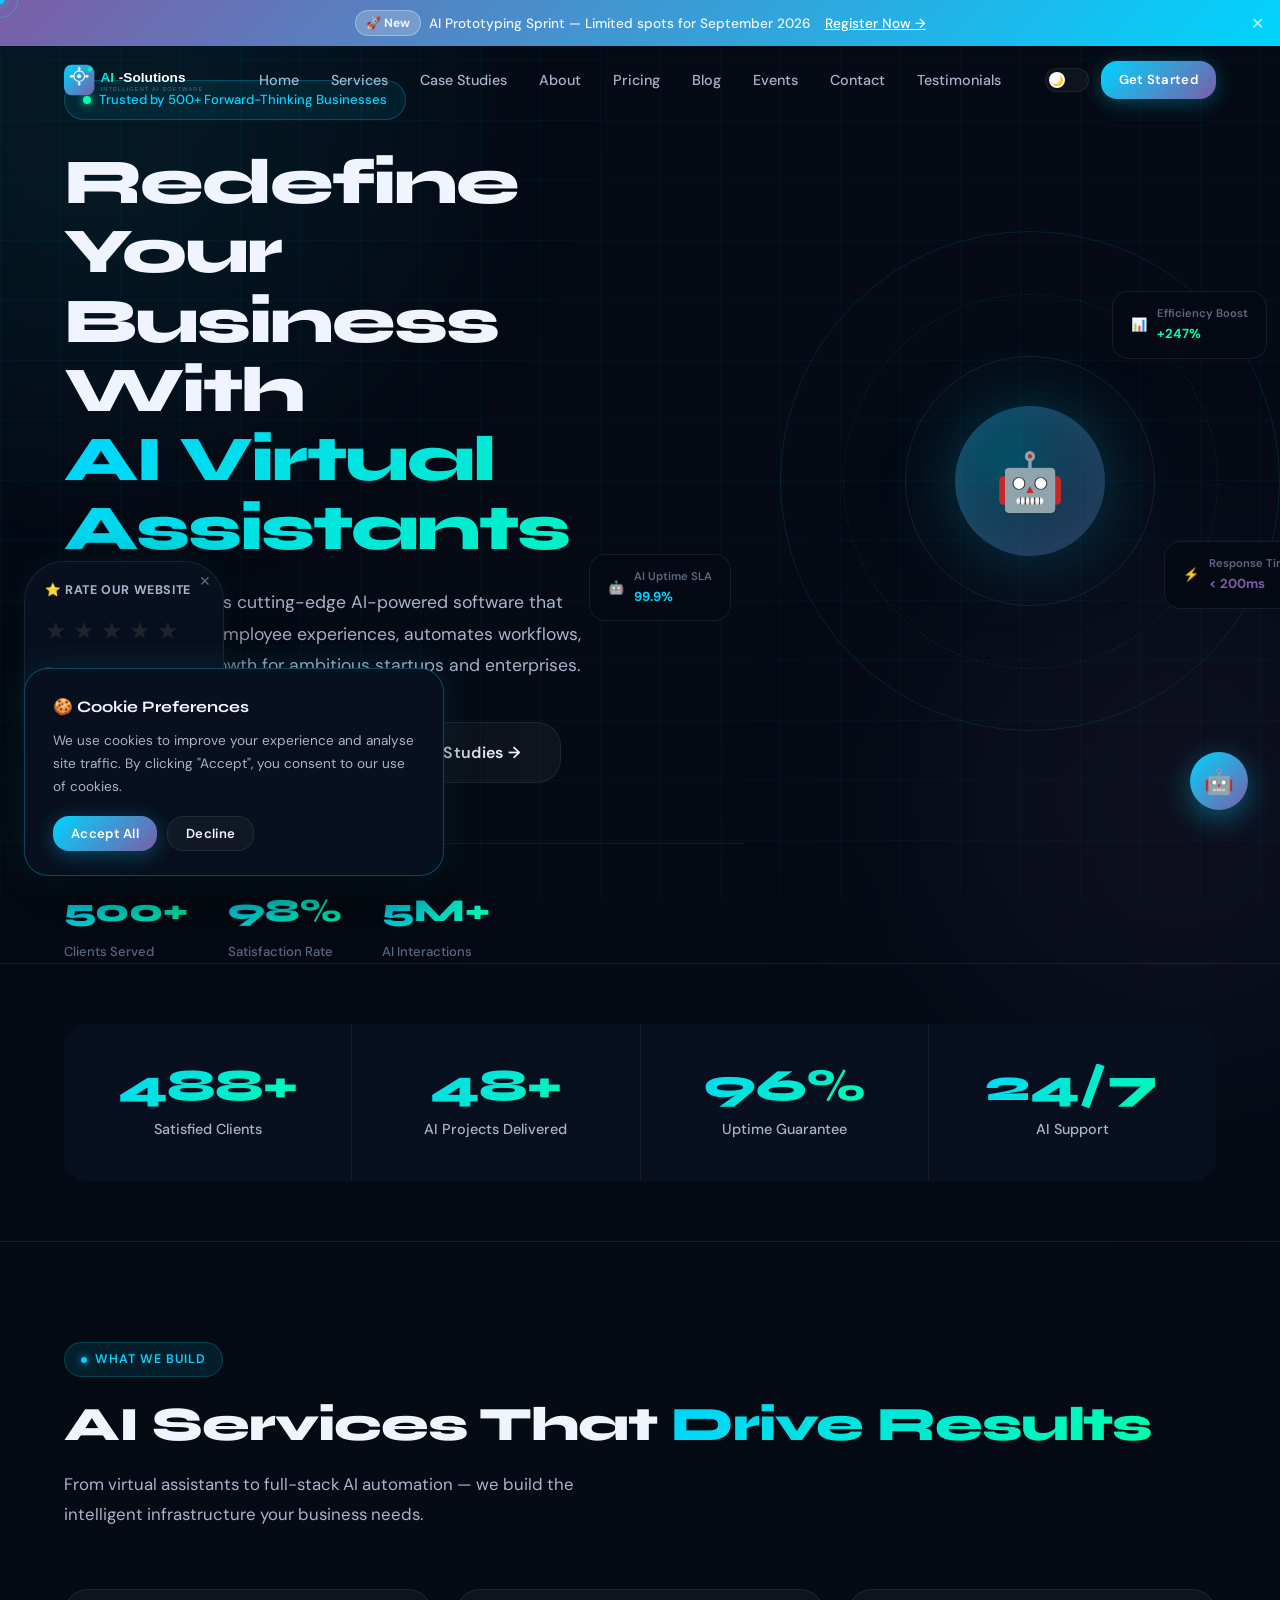
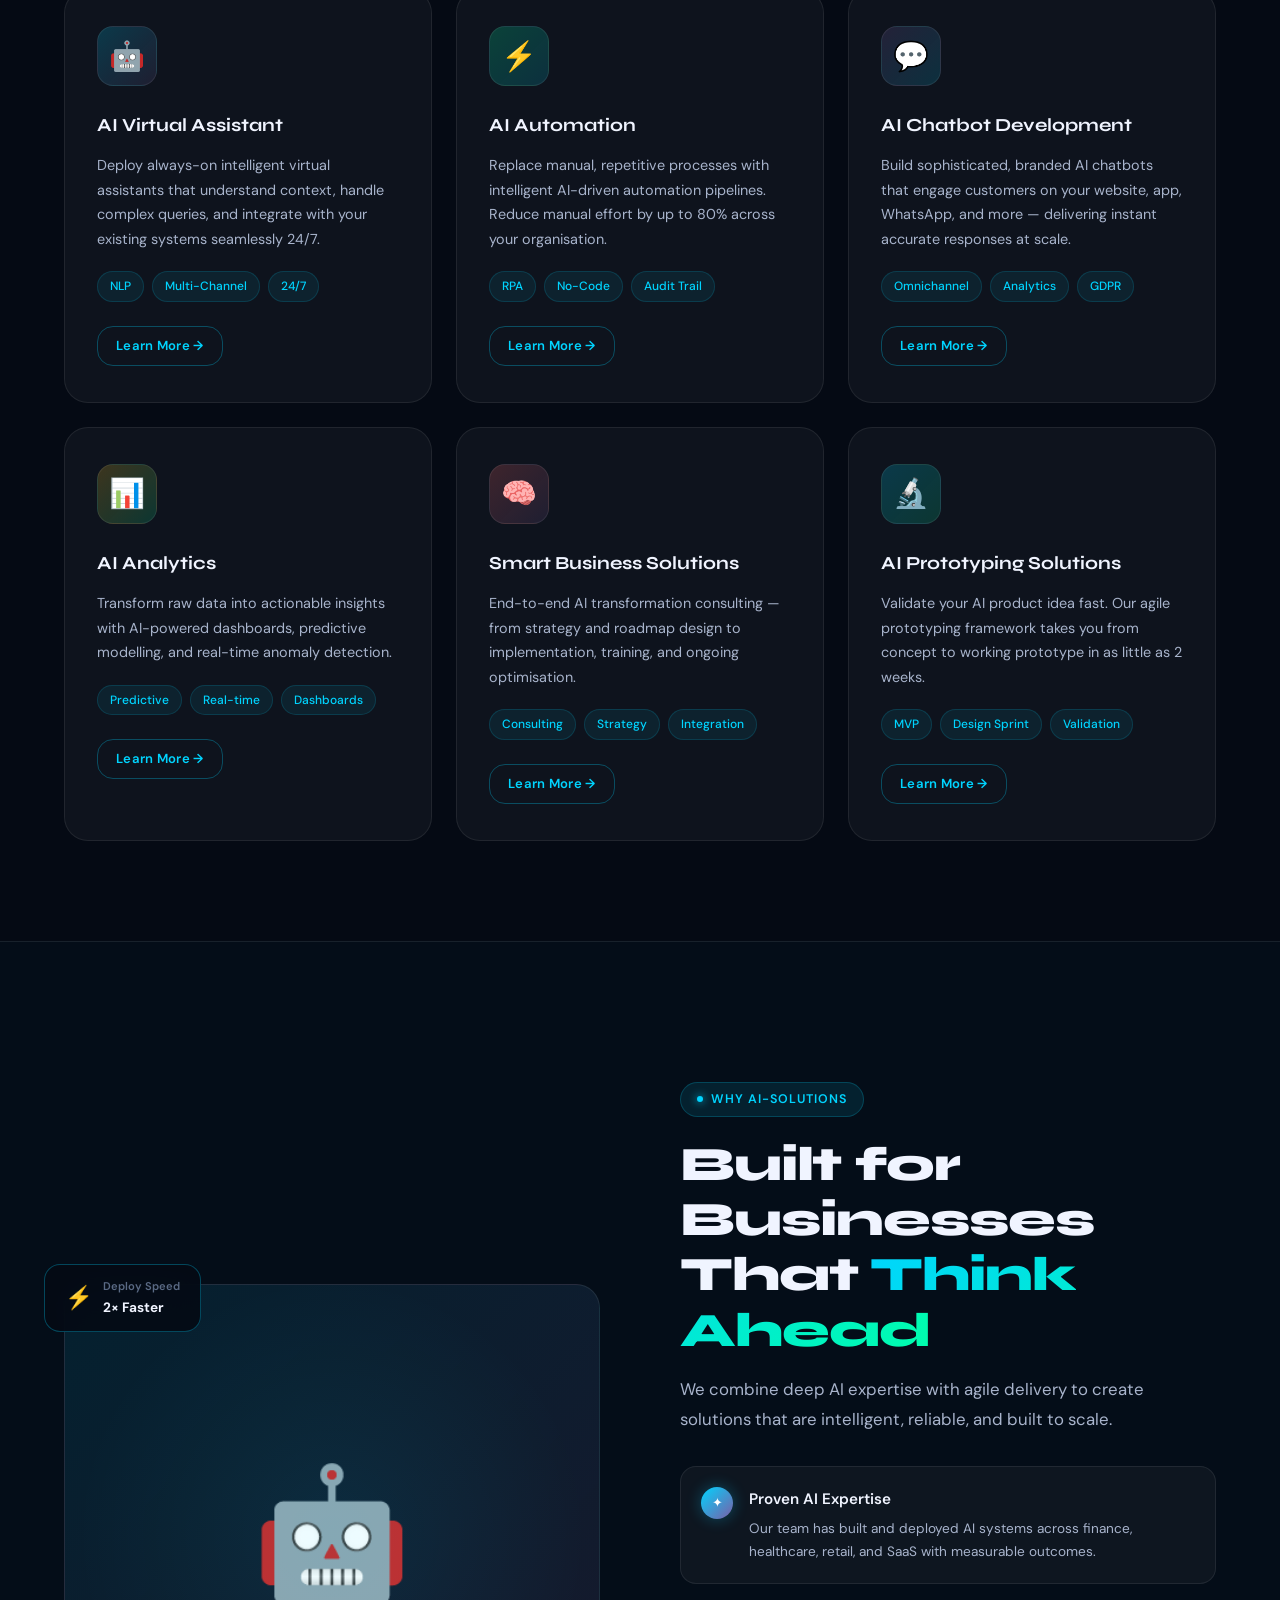
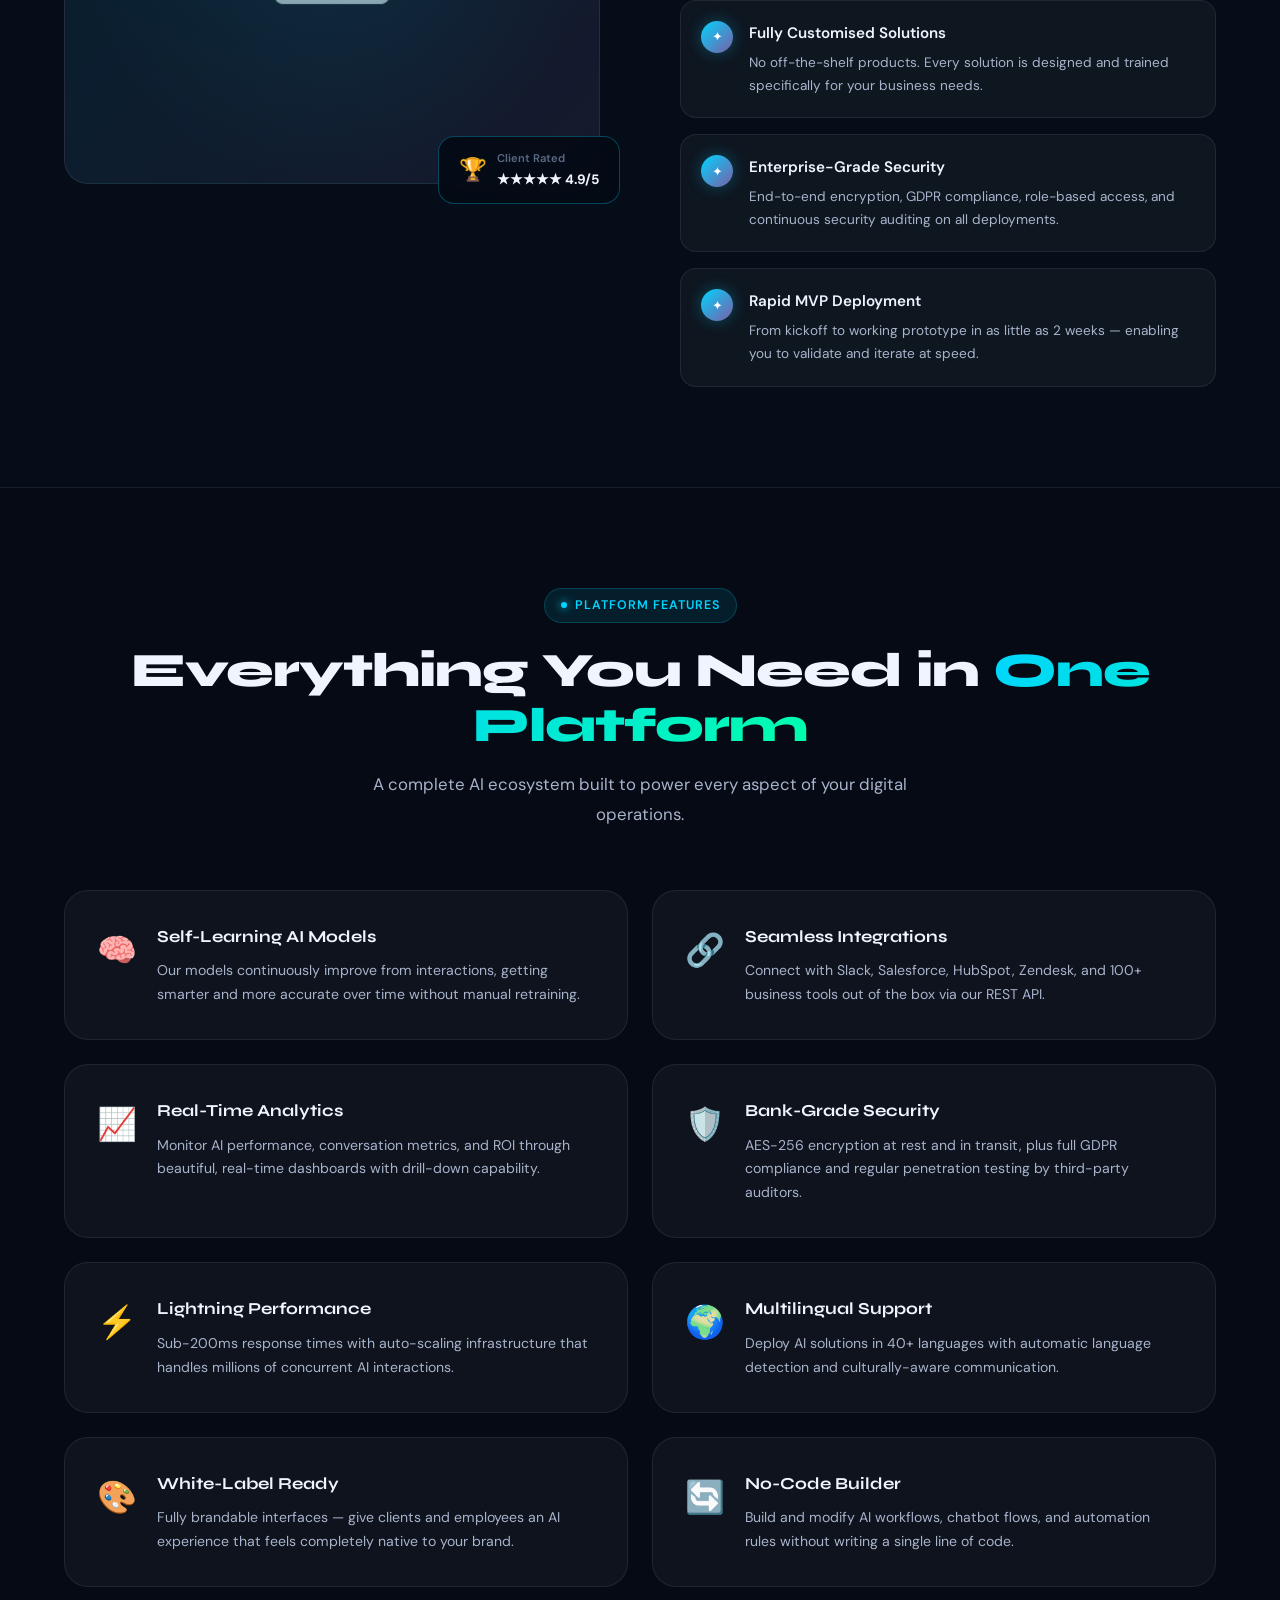
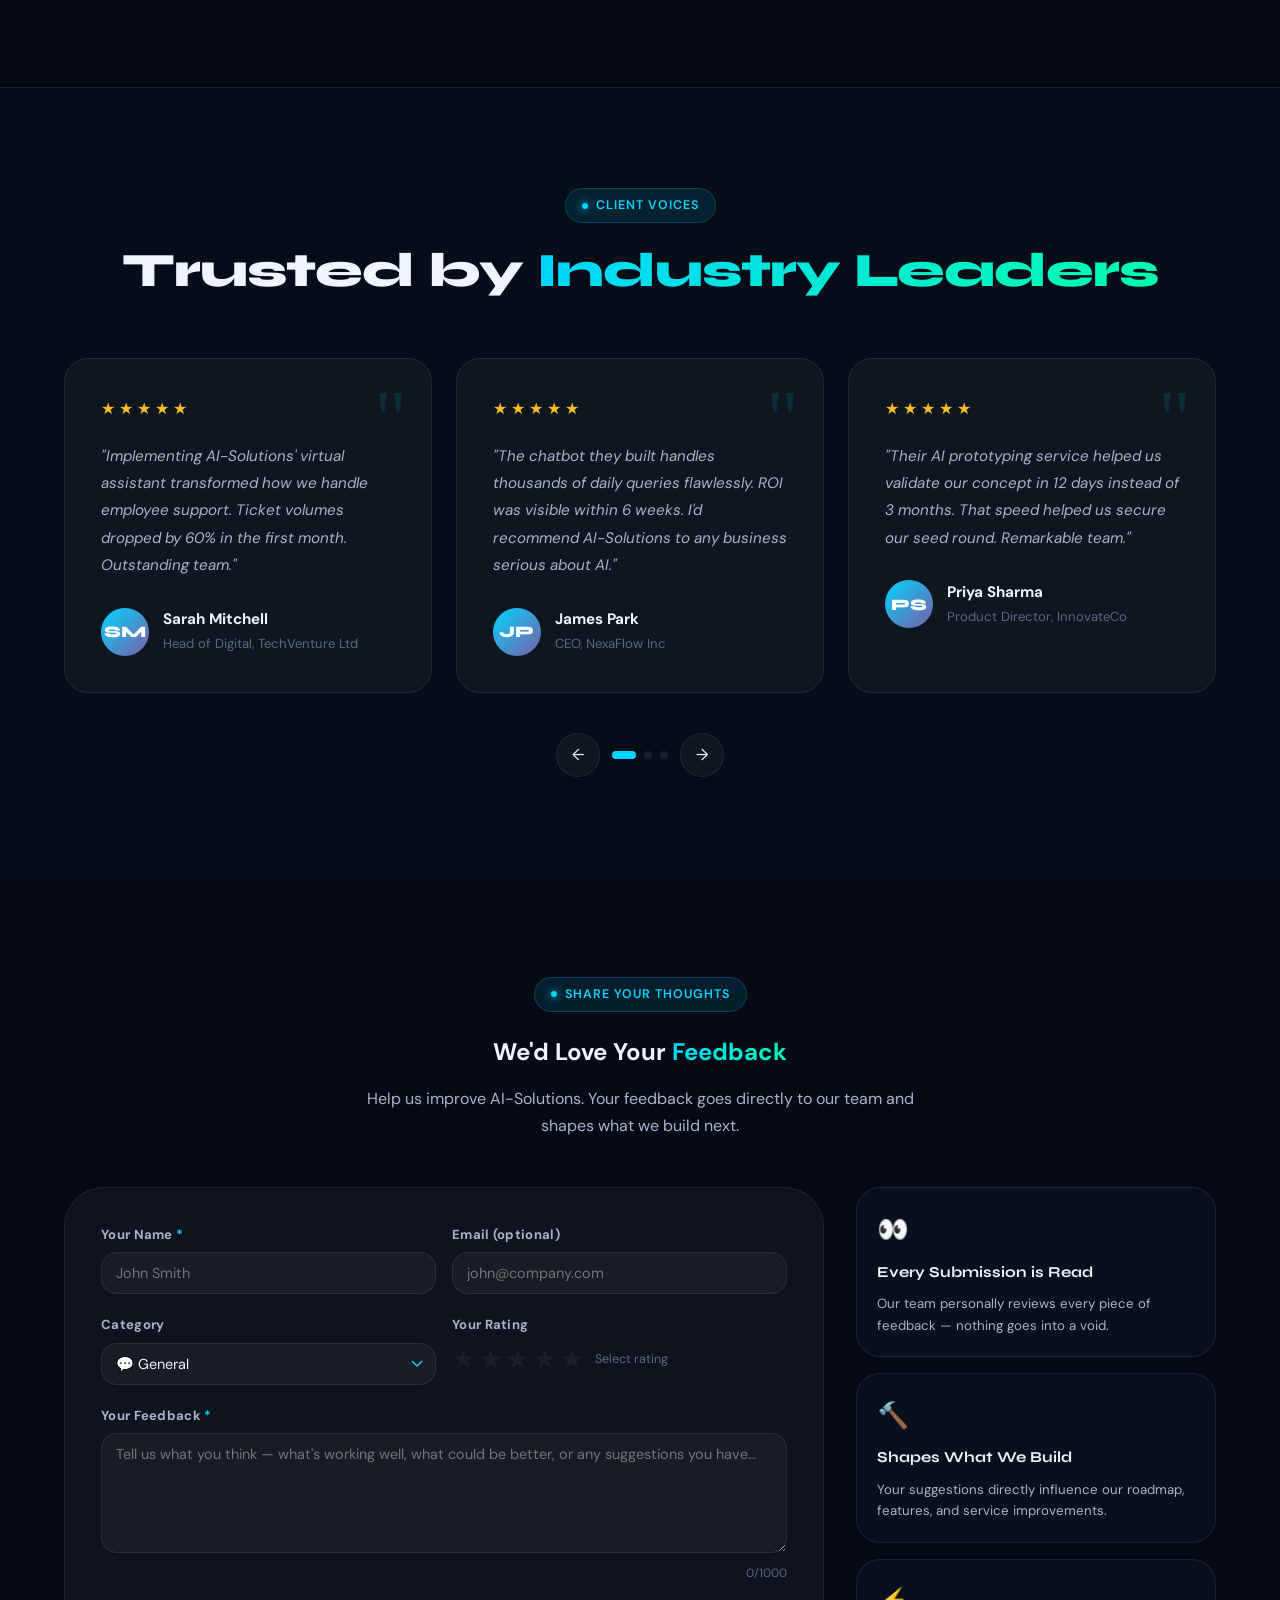
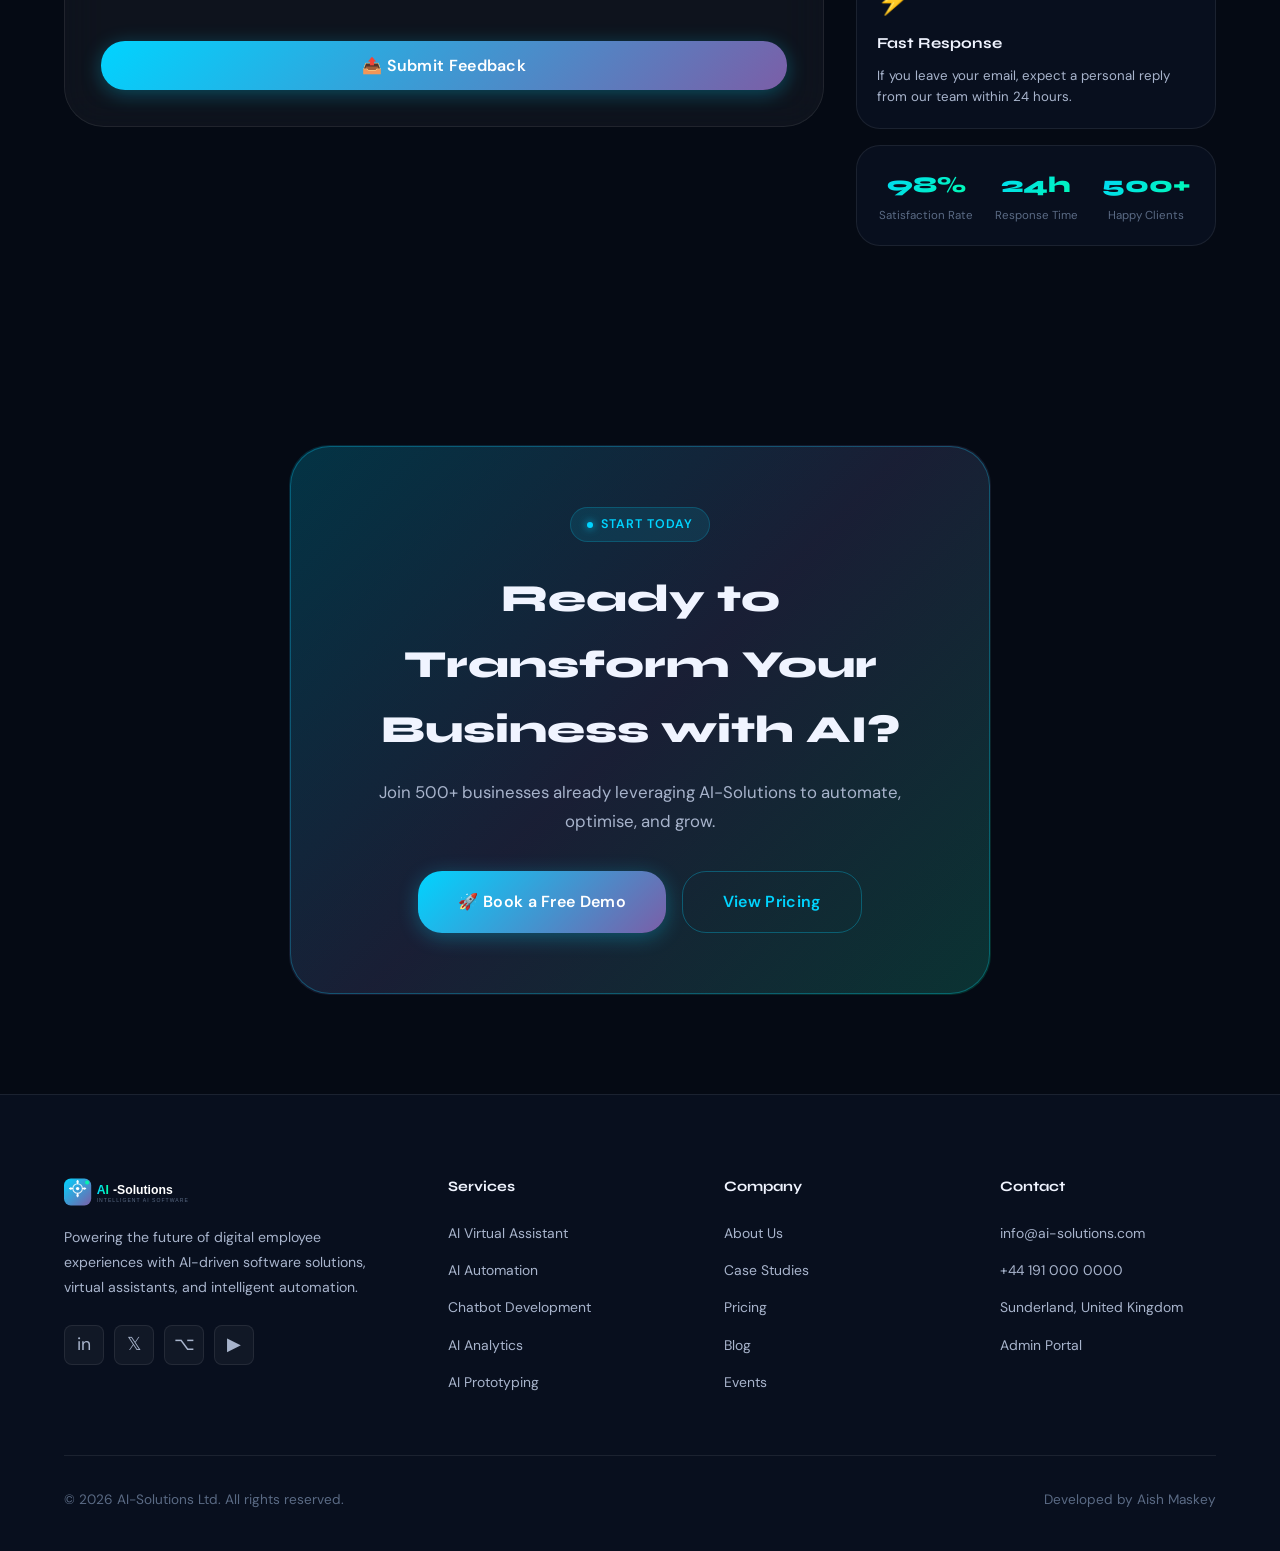
<file: index.html>
<!DOCTYPE html>
<html lang="en">
<head>
  <meta charset="UTF-8" /><meta name="viewport" content="width=device-width, initial-scale=1.0" />
  <meta name="description" content="AI-Solutions — Powering the future of digital employee experiences with AI-driven software, virtual assistants, and intelligent automation." />
  <meta name="keywords" content="AI solutions, virtual assistant, chatbot, AI automation, machine learning, AI company Sunderland" />
  <meta name="author" content="Aish Maskey" />
  <title>AI-Solutions — Intelligent AI Software for Modern Businesses</title>
  <link rel="icon" href="images/favicon.svg" type="image/svg+xml" />
  <link rel="stylesheet" href="css/style.css?v=2" />
  <link rel="stylesheet" href="css/extras.css?v=2" />
  <link rel="preconnect" href="https://fonts.googleapis.com" />
  <link rel="preconnect" href="https://fonts.gstatic.com" crossorigin />
</head>
<body>

<!-- Preloader -->
<div id="preloader">
  <div class="preloader-logo"><img src="images/logo.svg" alt="AI-Solutions" /></div>
  <div class="preloader-bar-wrap"><div class="preloader-bar"></div></div>
  <div class="preloader-text">Loading AI-Solutions…</div>
</div>

<!-- Announcement Bar -->
<div id="announce-bar">
  <div class="announce-text">
    <span class="announce-badge">🚀 New</span>
    AI Prototyping Sprint — Limited spots for September 2026
    <a href="pages/register-event.html" style="color:#fff;text-decoration:underline;margin-left:6px;">Register Now →</a>
  </div>
  <button class="announce-close" id="announce-close">✕</button>
</div>

<div id="cursor-dot"></div><div id="cursor-ring"></div>
<div id="scroll-progress"></div>
<div id="toast-container"></div>
<div class="bg-grid"></div><div class="orb orb-1"></div><div class="orb orb-2"></div>

<!-- Navbar -->
<nav class="navbar" id="navbar">
  <a href="index.html" class="nav-logo">
    <img src="images/logo.svg" alt="AI-Solutions Logo" style="height:38px;width:auto;" />
  </a>
  <ul class="nav-links" id="nav-links">
    <li><a href="index.html" class="active">Home</a></li>
    <li><a href="pages/services.html">Services</a></li>
    <li><a href="pages/projects.html">Case Studies</a></li>
    <li><a href="pages/about.html">About</a></li>
    <li><a href="pages/pricing.html">Pricing</a></li>
    <li><a href="pages/blog.html">Blog</a></li>
    <li><a href="pages/events.html">Events</a></li>
    <li><a href="pages/contact.html">Contact</a></li>
    <li><a href="pages/testimonials.html">Testimonials</a></li>
  </ul>
  <div class="nav-cta">
    <div class="theme-toggle" id="theme-toggle" title="Toggle dark/light mode">
      <div class="theme-toggle-thumb">🌙</div>
    </div>
    <a href="pages/contact.html" class="btn btn-primary btn-sm">Get Started</a>
    <button class="hamburger" id="hamburger" aria-label="Menu">
      <span></span><span></span><span></span>
    </button>
  </div>
</nav>

<!-- HERO -->
<section class="hero">
  <div class="hero-content">
    <div class="hero-badge"><span class="badge-dot"></span>Trusted by 500+ Forward-Thinking Businesses</div>
    <h1 class="hero-title">
      <span class="line">Redefine Your</span>
      <span class="line">Business With</span>
      <span class="line gradient-text" id="typing-text">AI Virtual Assistants</span>
    </h1>
    <p class="hero-subtitle">AI-Solutions delivers cutting-edge AI-powered software that transforms digital employee experiences, automates workflows, and accelerates growth for ambitious startups and enterprises.</p>
    <div class="hero-actions">
      <a href="pages/contact.html" class="btn btn-primary btn-lg">🚀 Get Started Free</a>
      <a href="pages/projects.html" class="btn btn-ghost btn-lg">View Case Studies →</a>
    </div>
    <div class="hero-stats">
      <div class="stat-item"><div class="stat-num"><span data-counter data-target="500" data-suffix="+">500+</span></div><div class="stat-lbl">Clients Served</div></div>
      <div class="stat-item"><div class="stat-num"><span data-counter data-target="98" data-suffix="%">98%</span></div><div class="stat-lbl">Satisfaction Rate</div></div>
      <div class="stat-item"><div class="stat-num"><span data-counter data-target="5" data-suffix="M+">5M+</span></div><div class="stat-lbl">AI Interactions</div></div>
    </div>
  </div>
  <div class="hero-visual">
    <div class="sphere-wrap">
      <div class="sphere-ring"></div><div class="sphere-ring"></div><div class="sphere-ring"></div>
      <div class="sphere-core">🤖</div>
    </div>
    <div class="float-card float-card-1"><span>📊</span><div><div class="float-lbl">Efficiency Boost</div><div class="float-val-green">+247%</div></div></div>
    <div class="float-card float-card-2"><span>🤖</span><div><div class="float-lbl">AI Uptime SLA</div><div class="float-val-cyan">99.9%</div></div></div>
    <div class="float-card float-card-3"><span>⚡</span><div><div class="float-lbl">Response Time</div><div class="float-val-purple">&lt; 200ms</div></div></div>
  </div>
</section>

<!-- STATS BAR -->
<section class="stats-bar reveal">
  <div class="container">
    <div class="stats-bar-grid">
      <div class="stats-bar-item"><div class="stats-bar-num" data-counter data-target="500" data-suffix="+">500+</div><div class="stats-bar-lbl">Satisfied Clients</div></div>
      <div class="stats-bar-item"><div class="stats-bar-num" data-counter data-target="50" data-suffix="+">50+</div><div class="stats-bar-lbl">AI Projects Delivered</div></div>
      <div class="stats-bar-item"><div class="stats-bar-num" data-counter data-target="99" data-suffix="%">99%</div><div class="stats-bar-lbl">Uptime Guarantee</div></div>
      <div class="stats-bar-item"><div class="stats-bar-num">24/7</div><div class="stats-bar-lbl">AI Support</div></div>
    </div>
  </div>
</section>

<!-- SERVICES -->
<section class="section-pad">
  <div class="container">
    <div class="reveal">
      <div class="section-tag">What We Build</div>
      <h2 class="section-title">AI Services That <span>Drive Results</span></h2>
      <p class="section-subtitle">From virtual assistants to full-stack AI automation — we build the intelligent infrastructure your business needs.</p>
    </div>
    <div class="services-grid">
      <div class="service-card reveal delay-1" style="--c1:#00d4ff;">
        <div class="service-icon" style="background:linear-gradient(135deg,rgba(0,212,255,0.2),rgba(123,94,167,0.15));">🤖</div>
        <h3>AI Virtual Assistant</h3>
        <p>Deploy always-on intelligent virtual assistants that understand context, handle complex queries, and integrate with your existing systems seamlessly 24/7.</p>
        <div class="service-tags"><span class="stag">NLP</span><span class="stag">Multi-Channel</span><span class="stag">24/7</span></div>
        <a href="pages/services.html#virtual-assistant" class="btn btn-outline btn-sm">Learn More →</a>
      </div>
      <div class="service-card reveal delay-2" style="--c1:#00ffaa;">
        <div class="service-icon" style="background:linear-gradient(135deg,rgba(0,255,170,0.2),rgba(0,212,255,0.15));">⚡</div>
        <h3>AI Automation</h3>
        <p>Replace manual, repetitive processes with intelligent AI-driven automation pipelines. Reduce manual effort by up to 80% across your organisation.</p>
        <div class="service-tags"><span class="stag">RPA</span><span class="stag">No-Code</span><span class="stag">Audit Trail</span></div>
        <a href="pages/services.html#automation" class="btn btn-outline btn-sm">Learn More →</a>
      </div>
      <div class="service-card reveal delay-3" style="--c1:#7b5ea7;">
        <div class="service-icon" style="background:linear-gradient(135deg,rgba(123,94,167,0.2),rgba(0,212,255,0.15));">💬</div>
        <h3>AI Chatbot Development</h3>
        <p>Build sophisticated, branded AI chatbots that engage customers on your website, app, WhatsApp, and more — delivering instant accurate responses at scale.</p>
        <div class="service-tags"><span class="stag">Omnichannel</span><span class="stag">Analytics</span><span class="stag">GDPR</span></div>
        <a href="pages/services.html#chatbot" class="btn btn-outline btn-sm">Learn More →</a>
      </div>
      <div class="service-card reveal delay-1" style="--c1:#fbbf24;">
        <div class="service-icon" style="background:linear-gradient(135deg,rgba(251,191,36,0.2),rgba(0,255,170,0.15));">📊</div>
        <h3>AI Analytics</h3>
        <p>Transform raw data into actionable insights with AI-powered dashboards, predictive modelling, and real-time anomaly detection.</p>
        <div class="service-tags"><span class="stag">Predictive</span><span class="stag">Real-time</span><span class="stag">Dashboards</span></div>
        <a href="pages/services.html#analytics" class="btn btn-outline btn-sm">Learn More →</a>
      </div>
      <div class="service-card reveal delay-2" style="--c1:#ff6b6b;">
        <div class="service-icon" style="background:linear-gradient(135deg,rgba(255,107,107,0.2),rgba(123,94,167,0.15));">🧠</div>
        <h3>Smart Business Solutions</h3>
        <p>End-to-end AI transformation consulting — from strategy and roadmap design to implementation, training, and ongoing optimisation.</p>
        <div class="service-tags"><span class="stag">Consulting</span><span class="stag">Strategy</span><span class="stag">Integration</span></div>
        <a href="pages/services.html#smart" class="btn btn-outline btn-sm">Learn More →</a>
      </div>
      <div class="service-card reveal delay-3" style="--c1:#00d4ff;">
        <div class="service-icon" style="background:linear-gradient(135deg,rgba(0,212,255,0.2),rgba(0,255,170,0.15));">🔬</div>
        <h3>AI Prototyping Solutions</h3>
        <p>Validate your AI product idea fast. Our agile prototyping framework takes you from concept to working prototype in as little as 2 weeks.</p>
        <div class="service-tags"><span class="stag">MVP</span><span class="stag">Design Sprint</span><span class="stag">Validation</span></div>
        <a href="pages/services.html#prototyping" class="btn btn-outline btn-sm">Learn More →</a>
      </div>
    </div>
  </div>
</section>

<!-- WHY CHOOSE US -->
<section class="section-pad" style="background:rgba(0,212,255,0.02);border-top:1px solid var(--border);border-bottom:1px solid var(--border);">
  <div class="container">
    <div class="why-grid">
      <div class="why-img-wrap reveal">
        <div class="why-img-box">🤖</div>
        <div class="why-badge-box wbb-1"><span style="font-size:1.4rem;">🏆</span><div><div style="font-size:.7rem;color:var(--text-muted);">Client Rated</div><div style="font-weight:700;">★★★★★ 4.9/5</div></div></div>
        <div class="why-badge-box wbb-2"><span style="font-size:1.4rem;">⚡</span><div><div style="font-size:.7rem;color:var(--text-muted);">Deploy Speed</div><div style="font-weight:700;">2× Faster</div></div></div>
      </div>
      <div class="reveal delay-2">
        <div class="section-tag">Why AI-Solutions</div>
        <h2 class="section-title">Built for Businesses That <span>Think Ahead</span></h2>
        <p class="section-subtitle">We combine deep AI expertise with agile delivery to create solutions that are intelligent, reliable, and built to scale.</p>
        <div class="why-list">
          <div class="why-item"><div class="why-check">✦</div><div class="why-text"><h4>Proven AI Expertise</h4><p>Our team has built and deployed AI systems across finance, healthcare, retail, and SaaS with measurable outcomes.</p></div></div>
          <div class="why-item"><div class="why-check">✦</div><div class="why-text"><h4>Fully Customised Solutions</h4><p>No off-the-shelf products. Every solution is designed and trained specifically for your business needs.</p></div></div>
          <div class="why-item"><div class="why-check">✦</div><div class="why-text"><h4>Enterprise-Grade Security</h4><p>End-to-end encryption, GDPR compliance, role-based access, and continuous security auditing on all deployments.</p></div></div>
          <div class="why-item"><div class="why-check">✦</div><div class="why-text"><h4>Rapid MVP Deployment</h4><p>From kickoff to working prototype in as little as 2 weeks — enabling you to validate and iterate at speed.</p></div></div>
        </div>
      </div>
    </div>
  </div>
</section>

<!-- FEATURES -->
<section class="section-pad">
  <div class="container">
    <div class="text-center reveal">
      <div class="section-tag">Platform Features</div>
      <h2 class="section-title">Everything You Need in <span>One Platform</span></h2>
      <p class="section-subtitle">A complete AI ecosystem built to power every aspect of your digital operations.</p>
    </div>
    <div class="features-grid">
      <div class="feature-item reveal delay-1"><div class="fi-icon">🧠</div><div class="fi-text"><h4>Self-Learning AI Models</h4><p>Our models continuously improve from interactions, getting smarter and more accurate over time without manual retraining.</p></div></div>
      <div class="feature-item reveal delay-2"><div class="fi-icon">🔗</div><div class="fi-text"><h4>Seamless Integrations</h4><p>Connect with Slack, Salesforce, HubSpot, Zendesk, and 100+ business tools out of the box via our REST API.</p></div></div>
      <div class="feature-item reveal delay-3"><div class="fi-icon">📈</div><div class="fi-text"><h4>Real-Time Analytics</h4><p>Monitor AI performance, conversation metrics, and ROI through beautiful, real-time dashboards with drill-down capability.</p></div></div>
      <div class="feature-item reveal delay-4"><div class="fi-icon">🛡️</div><div class="fi-text"><h4>Bank-Grade Security</h4><p>AES-256 encryption at rest and in transit, plus full GDPR compliance and regular penetration testing by third-party auditors.</p></div></div>
      <div class="feature-item reveal delay-1"><div class="fi-icon">⚡</div><div class="fi-text"><h4>Lightning Performance</h4><p>Sub-200ms response times with auto-scaling infrastructure that handles millions of concurrent AI interactions.</p></div></div>
      <div class="feature-item reveal delay-2"><div class="fi-icon">🌍</div><div class="fi-text"><h4>Multilingual Support</h4><p>Deploy AI solutions in 40+ languages with automatic language detection and culturally-aware communication.</p></div></div>
      <div class="feature-item reveal delay-3"><div class="fi-icon">🎨</div><div class="fi-text"><h4>White-Label Ready</h4><p>Fully brandable interfaces — give clients and employees an AI experience that feels completely native to your brand.</p></div></div>
      <div class="feature-item reveal delay-4"><div class="fi-icon">🔄</div><div class="fi-text"><h4>No-Code Builder</h4><p>Build and modify AI workflows, chatbot flows, and automation rules without writing a single line of code.</p></div></div>
    </div>
  </div>
</section>

<!-- TESTIMONIALS -->
<section class="section-pad" style="background:rgba(0,212,255,0.02);border-top:1px solid var(--border);">
  <div class="container">
    <div class="text-center reveal">
      <div class="section-tag">Client Voices</div>
      <h2 class="section-title">Trusted by <span>Industry Leaders</span></h2>
    </div>
    <div class="testi-slider reveal">
      <div class="testi-track" id="testi-track">
        <div class="testi-card"><div class="stars"><span>★</span><span>★</span><span>★</span><span>★</span><span>★</span></div><p class="testi-text">"Implementing AI-Solutions' virtual assistant transformed how we handle employee support. Ticket volumes dropped by 60% in the first month. Outstanding team."</p><div class="testi-author"><div class="t-avatar">SM</div><div><div class="t-name">Sarah Mitchell</div><div class="t-role">Head of Digital, TechVenture Ltd</div></div></div></div>
        <div class="testi-card"><div class="stars"><span>★</span><span>★</span><span>★</span><span>★</span><span>★</span></div><p class="testi-text">"The chatbot they built handles thousands of daily queries flawlessly. ROI was visible within 6 weeks. I'd recommend AI-Solutions to any business serious about AI."</p><div class="testi-author"><div class="t-avatar">JP</div><div><div class="t-name">James Park</div><div class="t-role">CEO, NexaFlow Inc</div></div></div></div>
        <div class="testi-card"><div class="stars"><span>★</span><span>★</span><span>★</span><span>★</span><span>★</span></div><p class="testi-text">"Their AI prototyping service helped us validate our concept in 12 days instead of 3 months. That speed helped us secure our seed round. Remarkable team."</p><div class="testi-author"><div class="t-avatar">PS</div><div><div class="t-name">Priya Sharma</div><div class="t-role">Product Director, InnovateCo</div></div></div></div>
        <div class="testi-card"><div class="stars"><span>★</span><span>★</span><span>★</span><span>★</span><span>★</span></div><p class="testi-text">"Outstanding AI analytics dashboard. Real-time visibility into every customer touchpoint. The predictive models have been frighteningly accurate — a complete game-changer."</p><div class="testi-author"><div class="t-avatar">DT</div><div><div class="t-name">David Thompson</div><div class="t-role">CTO, DataBridge Solutions</div></div></div></div>
        <div class="testi-card"><div class="stars"><span>★</span><span>★</span><span>★</span><span>★</span><span>★</span></div><p class="testi-text">"The automation saves our team 20+ hours per week. The ROI has been phenomenal. They listened to our specific needs rather than pushing a generic solution."</p><div class="testi-author"><div class="t-avatar">EC</div><div><div class="t-name">Emma Clarke</div><div class="t-role">Operations Manager, ScaleUp HQ</div></div></div></div>
      </div>
    </div>
    <div class="slider-controls">
      <button class="slider-btn" id="s-prev">←</button>
      <div class="slider-dots"><div class="sdot active"></div><div class="sdot"></div><div class="sdot"></div></div>
      <button class="slider-btn" id="s-next">→</button>
    </div>
  </div>
</section>

<!-- CTA -->

<!-- FEEDBACK SECTION -->
<section class="feedback-section section-pad" id="feedback-section">
  <div class="container">
    <div class="section-header reveal">
      <div class="section-tag">Share Your Thoughts</div>
      <h2>We'd Love Your <span class="gradient-text">Feedback</span></h2>
      <p>Help us improve AI-Solutions. Your feedback goes directly to our team and shapes what we build next.</p>
    </div>
    <div class="feedback-grid reveal">
      <!-- Left: Form -->
      <div class="feedback-form-card glass-card">
        <div id="feedback-form-wrap">
          <div class="feedback-fields">
            <div class="fb-row">
              <div class="fb-group">
                <label class="fb-label">Your Name <span class="fb-req">*</span></label>
                <input type="text" id="fb-name" class="fb-input" placeholder="John Smith" maxlength="120"/>
              </div>
              <div class="fb-group">
                <label class="fb-label">Email (optional)</label>
                <input type="email" id="fb-email" class="fb-input" placeholder="john@company.com"/>
              </div>
            </div>
            <div class="fb-row">
              <div class="fb-group">
                <label class="fb-label">Category</label>
                <select id="fb-category" class="fb-input fb-select">
                  <option value="General">💬 General</option>
                  <option value="UI/UX">🎨 UI / UX Design</option>
                  <option value="Services">🤖 Services</option>
                  <option value="Pricing">💰 Pricing</option>
                  <option value="Support">🛡️ Support</option>
                  <option value="Other">📝 Other</option>
                </select>
              </div>
              <div class="fb-group">
                <label class="fb-label">Your Rating</label>
                <div class="fb-star-row" id="fb-stars">
                  <span class="fb-star" data-val="1">★</span>
                  <span class="fb-star" data-val="2">★</span>
                  <span class="fb-star" data-val="3">★</span>
                  <span class="fb-star" data-val="4">★</span>
                  <span class="fb-star" data-val="5">★</span>
                  <span class="fb-star-label" id="fb-star-label">Select rating</span>
                </div>
              </div>
            </div>
            <div class="fb-group">
              <label class="fb-label">Your Feedback <span class="fb-req">*</span></label>
              <textarea id="fb-message" class="fb-input fb-textarea" placeholder="Tell us what you think — what's working well, what could be better, or any suggestions you have…" maxlength="1000"></textarea>
              <div class="fb-char-count"><span id="fb-char">0</span>/1000</div>
            </div>
            <div class="fb-error" id="fb-error"></div>
            <button class="btn btn-primary btn-lg fb-submit" id="fb-submit">
              <span id="fb-btn-text">📤 Submit Feedback</span>
            </button>
          </div>
        </div>
        <div class="fb-success" id="fb-success" style="display:none;">
          <div class="fb-success-icon">🎉</div>
          <h3>Thank You!</h3>
          <p>Your feedback has been received. Our team reviews every submission and uses it to make AI-Solutions better.</p>
          <button class="btn btn-outline btn-sm" id="fb-again">Submit Another</button>
        </div>
      </div>
      <!-- Right: Why feedback matters -->
      <div class="feedback-info">
        <div class="fb-info-card reveal delay-1">
          <div class="fb-info-icon">👀</div>
          <h4>Every Submission is Read</h4>
          <p>Our team personally reviews every piece of feedback — nothing goes into a void.</p>
        </div>
        <div class="fb-info-card reveal delay-2">
          <div class="fb-info-icon">🔨</div>
          <h4>Shapes What We Build</h4>
          <p>Your suggestions directly influence our roadmap, features, and service improvements.</p>
        </div>
        <div class="fb-info-card reveal delay-3">
          <div class="fb-info-icon">⚡</div>
          <h4>Fast Response</h4>
          <p>If you leave your email, expect a personal reply from our team within 24 hours.</p>
        </div>
        <div class="fb-stats-row">
          <div class="fb-stat"><div class="fb-stat-num">98%</div><div class="fb-stat-lbl">Satisfaction Rate</div></div>
          <div class="fb-stat"><div class="fb-stat-num">24h</div><div class="fb-stat-lbl">Response Time</div></div>
          <div class="fb-stat"><div class="fb-stat-num">500+</div><div class="fb-stat-lbl">Happy Clients</div></div>
        </div>
      </div>
    </div>
  </div>
</section>

<section class="cta-section"><div class="container"><div class="cta-box reveal">
  <div class="section-tag" style="margin:0 auto 24px;">Start Today</div>
  <h2>Ready to Transform Your Business with AI?</h2>
  <p>Join 500+ businesses already leveraging AI-Solutions to automate, optimise, and grow.</p>
  <div class="cta-actions">
    <a href="pages/contact.html" class="btn btn-primary btn-lg">🚀 Book a Free Demo</a>
    <a href="pages/pricing.html" class="btn btn-outline btn-lg">View Pricing</a>
  </div>
</div></div></section>

<!-- FOOTER -->
<footer><div class="container">
  <div class="footer-grid">
    <div class="footer-brand">
      <div class="f-logo"><img src="images/logo.svg" alt="AI-Solutions" style="height:34px;width:auto;" /></div>
      <p style="margin-top:12px;">Powering the future of digital employee experiences with AI-driven software solutions, virtual assistants, and intelligent automation.</p>
      <div class="social-links"><a href="#" class="slink" title="LinkedIn">in</a><a href="#" class="slink" title="Twitter">𝕏</a><a href="#" class="slink" title="GitHub">⌥</a><a href="#" class="slink" title="YouTube">▶</a></div>
    </div>
    <div class="footer-col"><h4>Services</h4><ul>
      <li><a href="pages/services.html#virtual-assistant">AI Virtual Assistant</a></li>
      <li><a href="pages/services.html#automation">AI Automation</a></li>
      <li><a href="pages/services.html#chatbot">Chatbot Development</a></li>
      <li><a href="pages/services.html#analytics">AI Analytics</a></li>
      <li><a href="pages/services.html#prototyping">AI Prototyping</a></li>
    </ul></div>
    <div class="footer-col"><h4>Company</h4><ul>
      <li><a href="pages/about.html">About Us</a></li>
      <li><a href="pages/projects.html">Case Studies</a></li>
      <li><a href="pages/pricing.html">Pricing</a></li>
      <li><a href="pages/blog.html">Blog</a></li>
      <li><a href="pages/events.html">Events</a></li>
    </ul></div>
    <div class="footer-col"><h4>Contact</h4><ul>
      <li><a href="mailto:info@ai-solutions.com">info@ai-solutions.com</a></li>
      <li><a href="tel:+441910000000">+44 191 000 0000</a></li>
      <li><a href="#">Sunderland, United Kingdom</a></li>
      <li><a href="admin/login.html">Admin Portal</a></li>
    </ul></div>
  </div>
  <div class="footer-bottom">
    <span>&copy; 2026 AI-Solutions Ltd. All rights reserved.</span>
    <span>Developed by Aish Maskey</span>
  </div>
</div></footer>

<!-- Cookie Banner -->
<div id="cookie-banner">
  <div class="cookie-title">🍪 Cookie Preferences</div>
  <div class="cookie-text">We use cookies to improve your experience and analyse site traffic. By clicking "Accept", you consent to our use of cookies.</div>
  <div class="cookie-actions"><button id="cookie-accept" class="btn btn-primary btn-sm">Accept All</button><button id="cookie-decline" class="btn btn-ghost btn-sm">Decline</button></div>
</div>

<!-- Progress Ring -->
<div class="progress-ring-wrap" id="progress-ring-wrap">
  <svg class="progress-ring-svg" width="52" height="52" viewBox="0 0 52 52">
    <defs><linearGradient id="ringGrad" x1="0%" y1="0%" x2="100%" y2="0%"><stop offset="0%" style="stop-color:#00d4ff"/><stop offset="100%" style="stop-color:#00ffaa"/></linearGradient></defs>
    <circle class="progress-ring-track" cx="26" cy="26" r="20"/>
    <circle class="progress-ring-fill" id="ring-fill" cx="26" cy="26" r="20"/>
  </svg>
  <button class="progress-ring-btn" id="ring-btn" title="Back to top">↑</button>
</div>

<!-- Mobile CTA Strip -->
<!-- Chatbot -->
<button class="chatbot-toggle" id="cb-toggle" title="Chat with ARIA">🤖</button>
<div class="chatbot-win" id="cb-win">
  <div class="chat-header"><div class="chat-avatar">🤖</div><div><div class="chat-name">ARIA — AI Assistant</div><div class="chat-status">Online</div></div><button class="chat-x" id="cb-close">✕</button></div>
  <div class="chat-msgs" id="cb-msgs"></div>
  <div class="chat-footer"><input type="text" id="cb-input" placeholder="Ask me anything…" autocomplete="off" /><button class="chat-send" id="cb-send">➤</button></div>
</div>

<!-- Modal -->
<div class="modal-overlay" id="proj-modal">
  <div class="modal-box">
    <button class="modal-close" id="m-close">✕</button>
    <div class="section-tag" id="m-cat" style="margin-bottom:16px;">Category</div>
    <h2 class="section-title" id="m-title" style="font-size:1.8rem;margin-bottom:16px;">Project Title</h2>
    <p id="m-desc" style="color:var(--text-secondary);line-height:1.8;margin-bottom:24px;"></p>
    <div style="display:flex;gap:10px;flex-wrap:wrap;margin-bottom:28px;"><span class="stag">AI Powered</span><span class="stag">Machine Learning</span><span class="stag">Cloud Native</span></div>
    <div style="display:flex;gap:12px;"><a href="pages/contact.html" class="btn btn-primary">Start Similar Project</a><button class="btn btn-outline" onclick="document.getElementById('proj-modal').classList.remove('open')">Close</button></div>
  </div>
</div>

<script src="js/main.js?v=2"></script>
<script src="js/features.js?v=2"></script>
<script src="js/extras.js?v=3"></script>
</body>
</html>
</file>
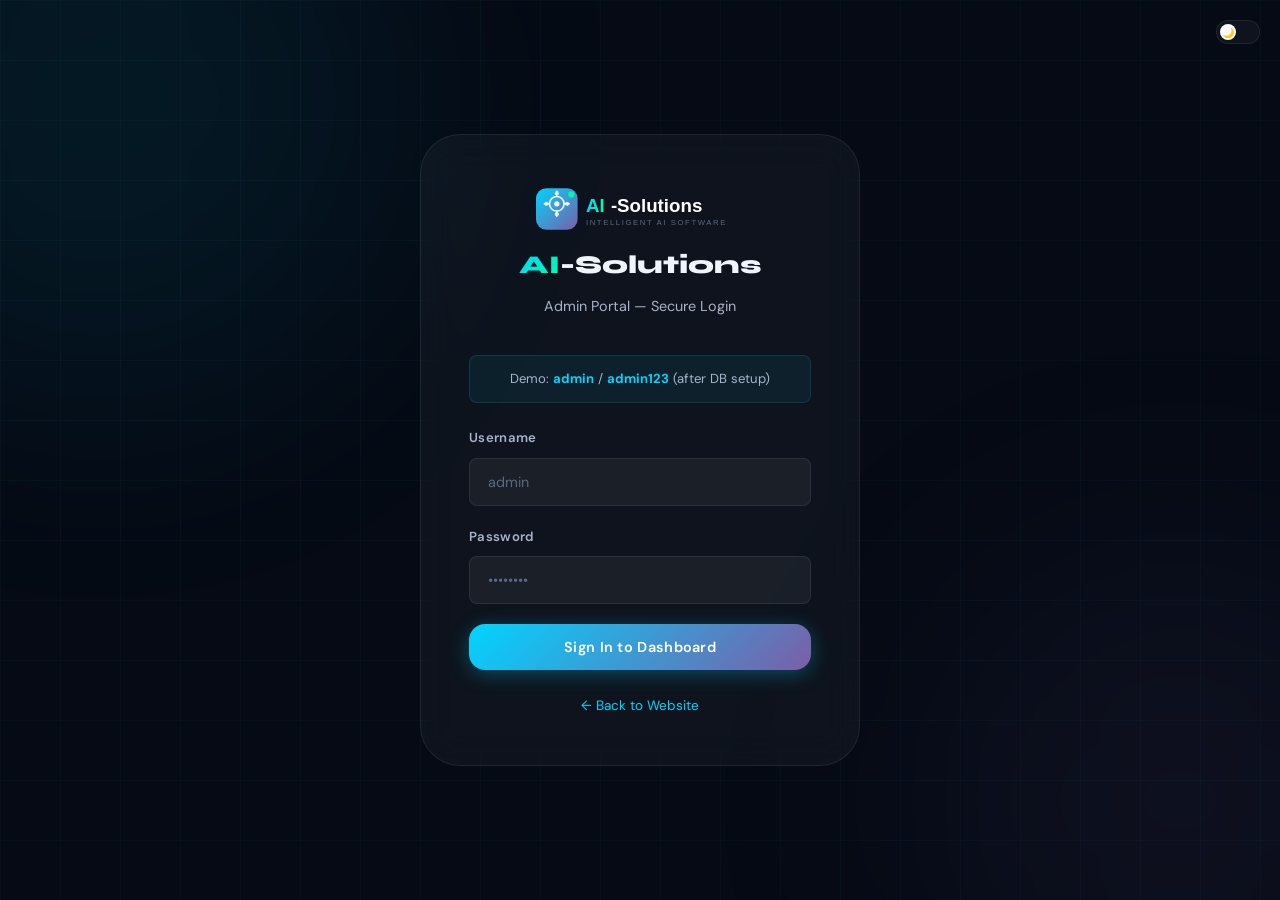
<file: admin/login.html>
<!DOCTYPE html>
<html lang="en">
<head>
  <meta charset="UTF-8" /><meta name="viewport" content="width=device-width, initial-scale=1.0" />
  <title>Admin Login — AI-Solutions</title>
  <link rel="icon" type="image/svg+xml" href="../images/favicon.svg" />
  <link rel="stylesheet" href="../css/style.css?v=2" />
  <link rel="stylesheet" href="../css/extras.css?v=2" />
  <link rel="preconnect" href="https://fonts.googleapis.com" />
  <link rel="preconnect" href="https://fonts.gstatic.com" crossorigin />
  <style>
    body { cursor: auto; display: flex; align-items: center; justify-content: center; min-height: 100vh; padding: 24px; }
    .login-wrap { width: 100%; max-width: 440px; z-index: 2; }
    .login-card { padding: 48px; background: var(--bg-card); border: 1px solid var(--border); border-radius: var(--radius-xl); backdrop-filter: blur(20px); }
    .login-logo { text-align: center; margin-bottom: 32px; }
    .login-logo .logo-icon { width: 56px; height: 56px; font-size: 1.8rem; border-radius: 16px; margin: 0 auto 16px; }
    .login-card h1 { font-family: var(--font-display); font-size: 1.6rem; font-weight: 800; text-align: center; margin-bottom: 8px; }
    .login-card .sub { text-align: center; color: var(--text-secondary); font-size: 0.9rem; margin-bottom: 36px; }
    .login-form { display: flex; flex-direction: column; gap: 20px; }
    .login-form .form-group { display: flex; flex-direction: column; gap: 8px; }
    .login-form label { font-size: 0.82rem; font-weight: 600; color: var(--text-secondary); }
    .login-form input { padding: 14px 18px; background: rgba(255,255,255,0.05); border: 1px solid var(--border); border-radius: var(--radius-sm); color: var(--text-primary); font-family: var(--font-body); font-size: 0.9rem; outline: none; transition: var(--transition); }
    .login-form input:focus { border-color: var(--border-accent); box-shadow: 0 0 0 3px rgba(0,212,255,0.1); }
    .login-form input::placeholder { color: var(--text-muted); }
    .login-error { display: none; padding: 12px 16px; background: rgba(255,70,70,0.1); border: 1px solid rgba(255,70,70,0.3); border-radius: var(--radius-sm); color: #ff7070; font-size: 0.88rem; margin-top: 4px; }
    .login-error.show { display: block; }
    .back-link { text-align: center; margin-top: 24px; font-size: 0.85rem; color: var(--text-muted); }
    .back-link a { color: var(--accent); }
    .demo-hint { background: rgba(0,212,255,0.07); border: 1px solid rgba(0,212,255,0.15); border-radius: var(--radius-sm); padding: 12px 16px; font-size: 0.82rem; color: var(--text-secondary); text-align: center; margin-bottom: 24px; }
    .demo-hint strong { color: var(--accent); }
  </style>
</head>
<body>
<div class="bg-grid"></div>
<div class="orb orb-1"></div>
<div class="orb orb-2"></div>

<div class="theme-toggle" id="theme-toggle" title="Toggle dark/light mode" style="position:fixed;top:20px;right:20px;z-index:10;">
  <div class="theme-toggle-thumb">🌙</div>
</div>

<div class="login-wrap">
  <div class="login-card">
    <div class="login-logo">
      <img src="../images/logo.svg" alt="AI-Solutions" style="height:52px;width:auto;margin:0 auto 8px;display:block;" />
      <h1><span class="logo-gradient">AI</span>-Solutions</h1>
      <p class="sub">Admin Portal — Secure Login</p>
    </div>

    <!-- Demo credentials hint -->
    <div class="demo-hint">
      Demo: <strong>admin</strong> / <strong>admin123</strong> (after DB setup)
    </div>

    <form class="login-form" id="login-form" method="POST" action="login_handler.php">
      <div class="form-group">
        <label for="username">Username</label>
        <input type="text" id="username" name="username" placeholder="admin" required autocomplete="username" />
      </div>
      <div class="form-group">
        <label for="password">Password</label>
        <input type="password" id="password" name="password" placeholder="••••••••" required autocomplete="current-password" />
      </div>

      <div class="login-error" id="login-error"></div>

      <button type="submit" class="btn btn-primary" style="width:100%;justify-content:center;padding:14px;">
        Sign In to Dashboard
      </button>
    </form>

    <div class="back-link">
      <a href="../index.html">← Back to Website</a>
    </div>
  </div>
</div>

<script>
// Show URL error if redirected from failed login
const urlParams = new URLSearchParams(window.location.search);
if (urlParams.get('error') === '1') {
  const errEl = document.getElementById('login-error');
  errEl.textContent = 'Invalid username or password. Please try again.';
  errEl.classList.add('show');
}
if (urlParams.get('logout') === '1') {
  const errEl = document.getElementById('login-error');
  errEl.textContent = 'You have been successfully logged out.';
  errEl.style.background = 'rgba(0,255,170,0.1)';
  errEl.style.borderColor = 'rgba(0,255,170,0.3)';
  errEl.style.color = 'var(--accent3)';
  errEl.classList.add('show');
}

// Dark / light mode toggle (synced with main site via localStorage)
(function initLoginTheme() {
  const toggle = document.getElementById('theme-toggle');
  if (!toggle) return;
  const thumb = toggle.querySelector('.theme-toggle-thumb');

  function applyLight() {
    document.body.classList.add('light-mode');
    toggle.classList.add('light');
    if (thumb) thumb.textContent = '☀️';
  }
  function applyDark() {
    document.body.classList.remove('light-mode');
    toggle.classList.remove('light');
    if (thumb) thumb.textContent = '🌙';
  }

  if (localStorage.getItem('ai_theme') === 'light') applyLight();

  toggle.addEventListener('click', () => {
    if (document.body.classList.contains('light-mode')) {
      applyDark();
      localStorage.setItem('ai_theme', 'dark');
    } else {
      applyLight();
      localStorage.setItem('ai_theme', 'light');
    }
  });
})();
</script>
</body>
</html>
</file>
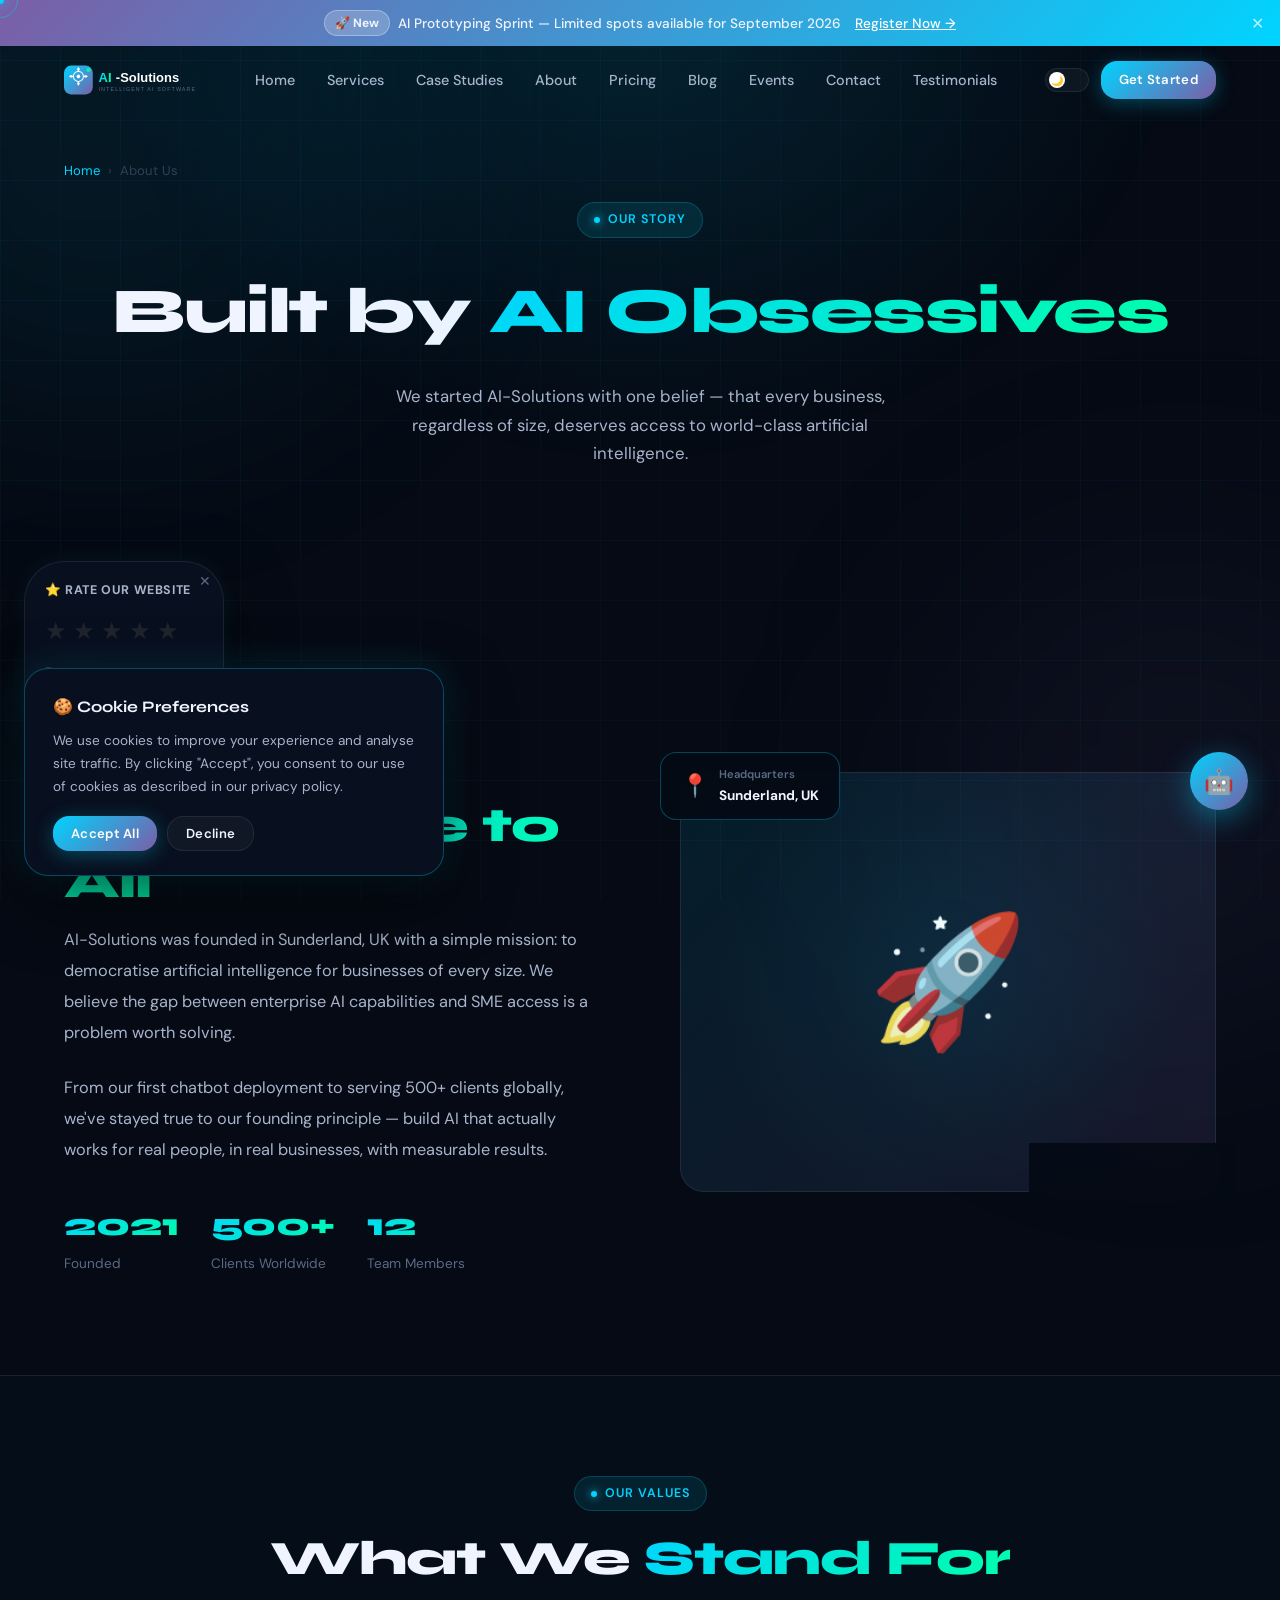
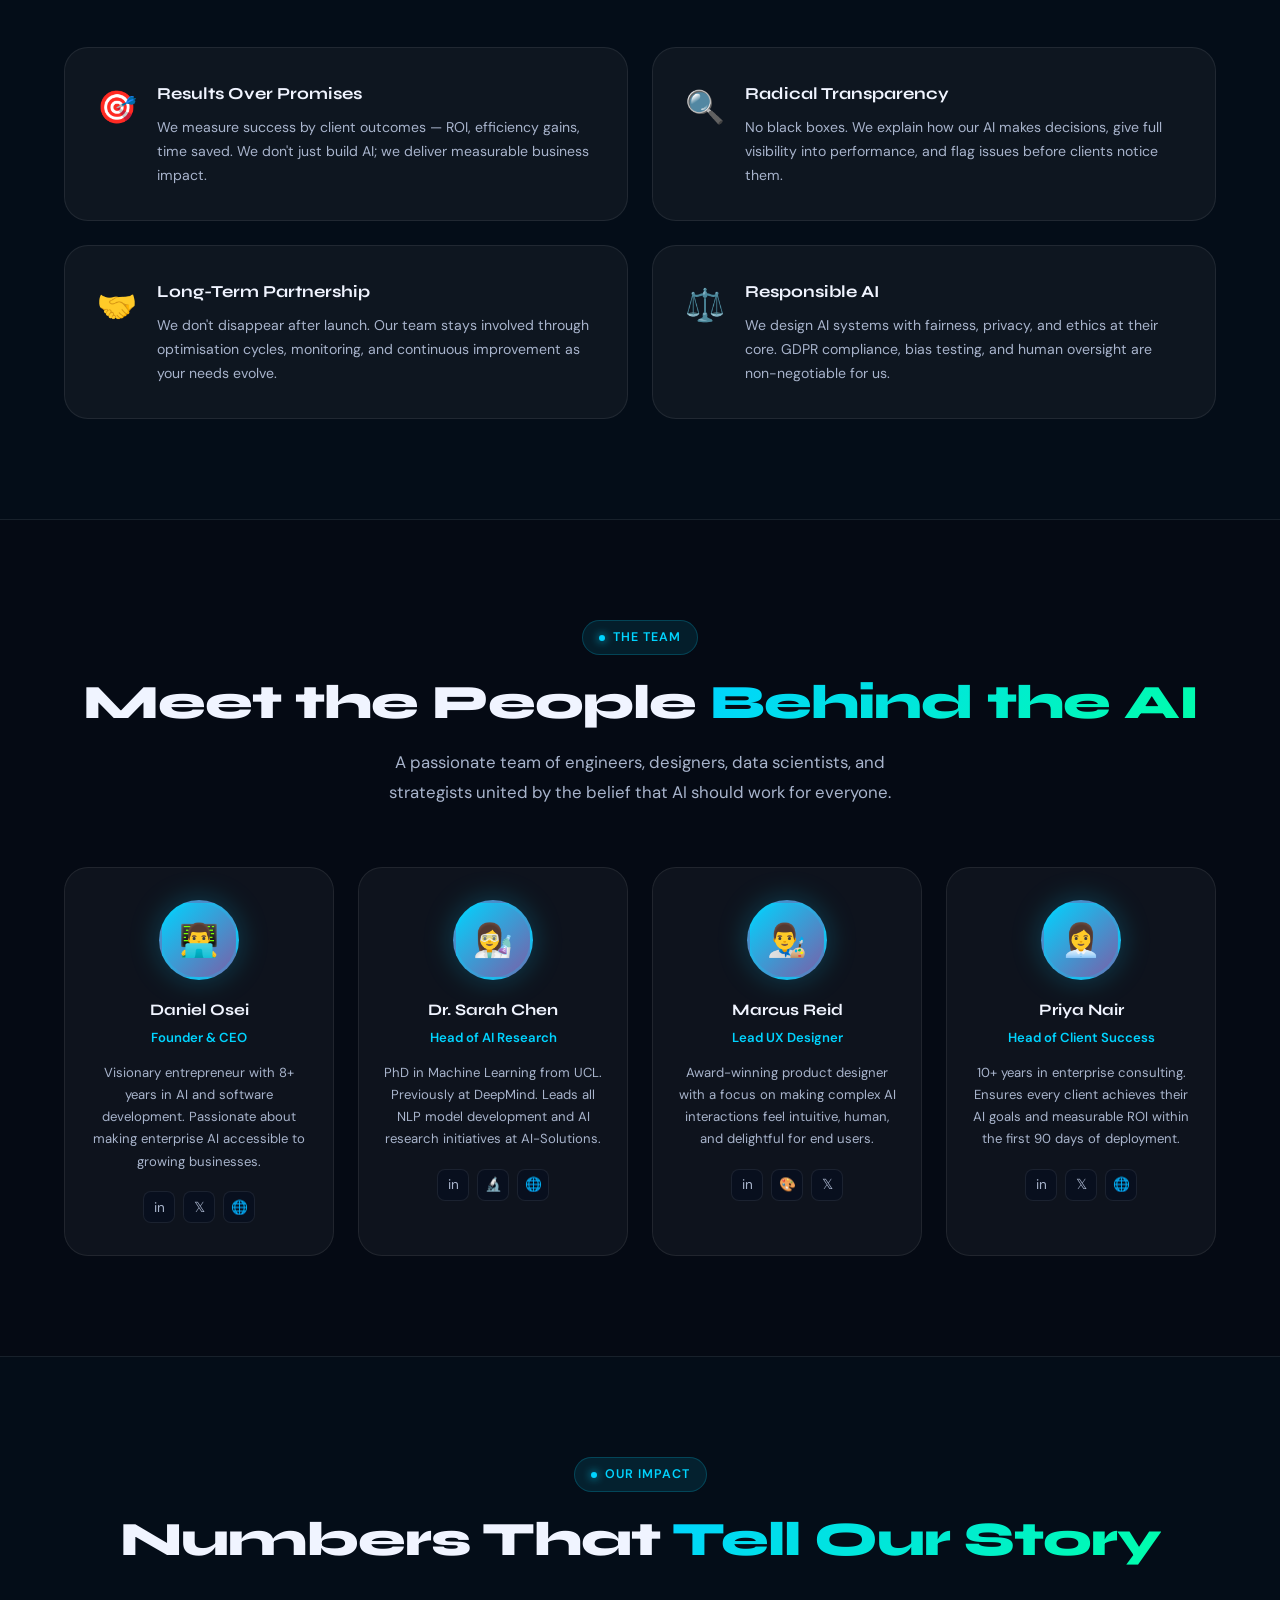
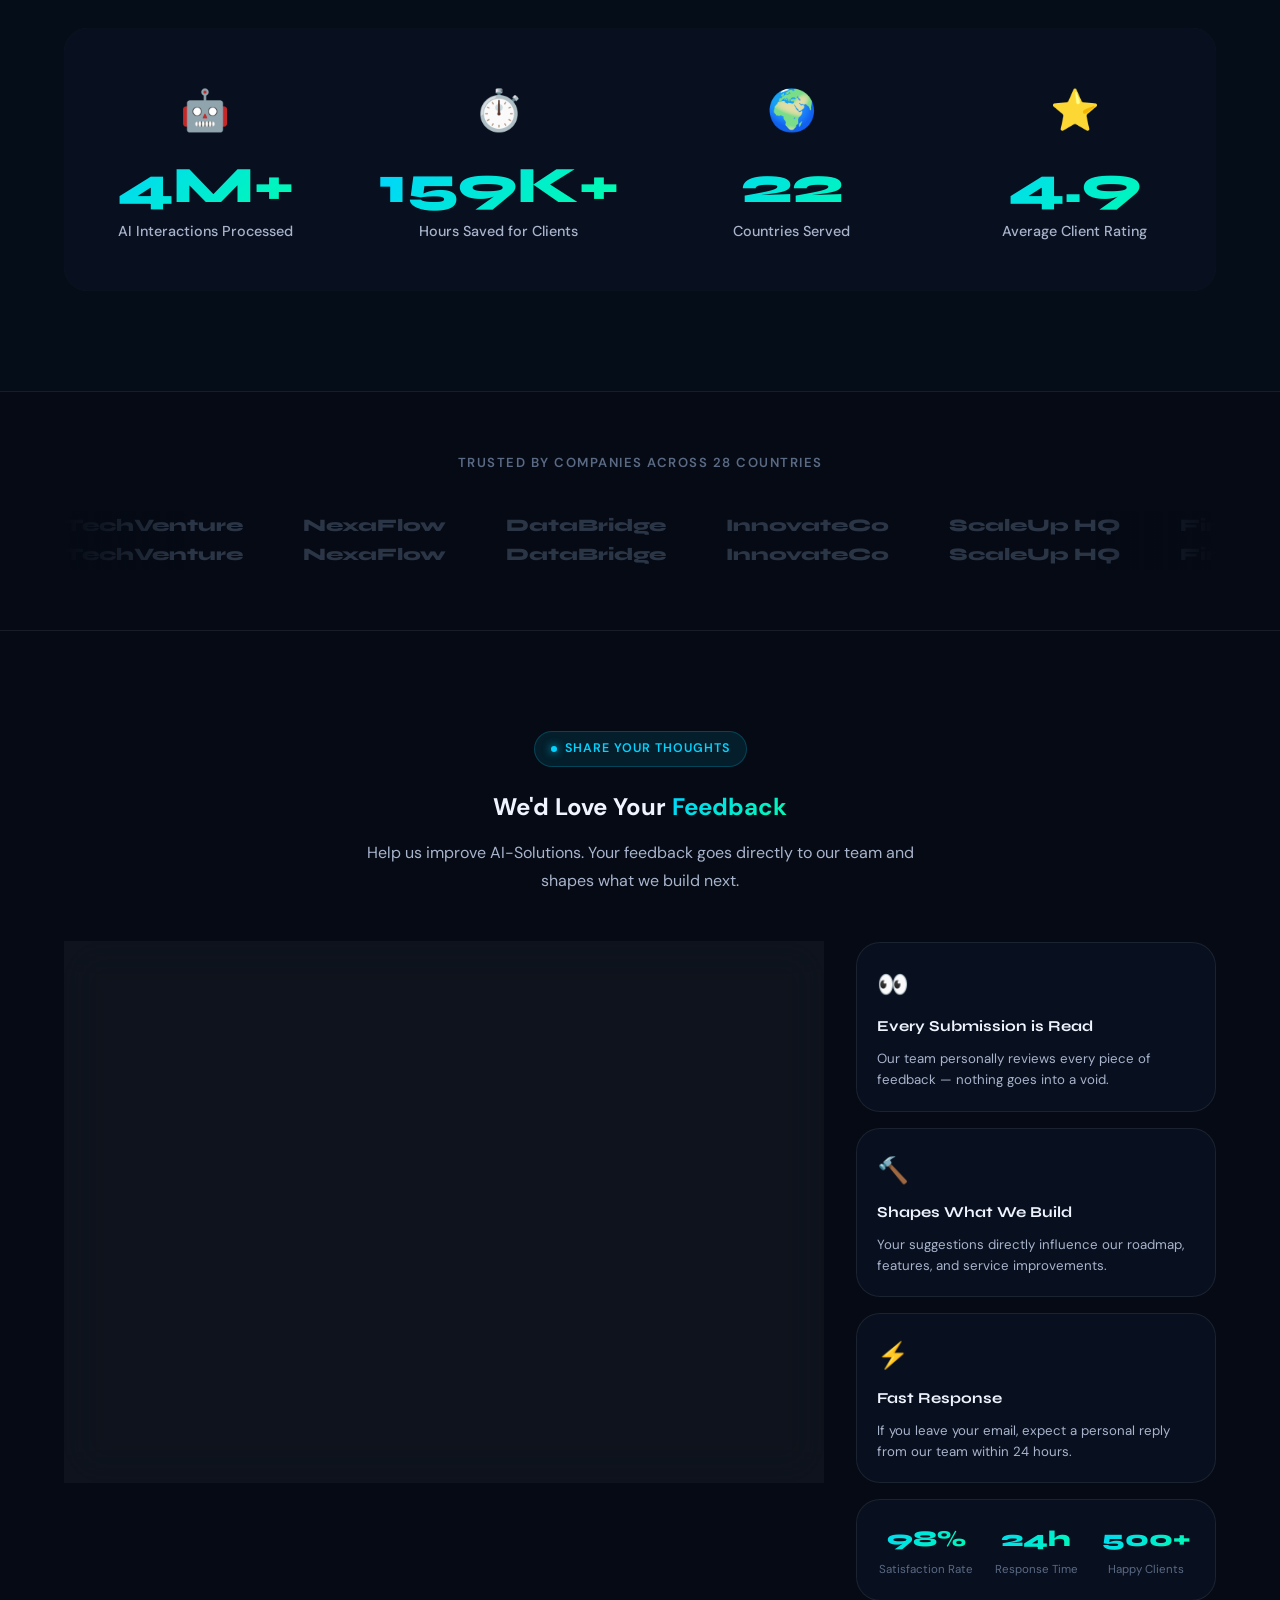
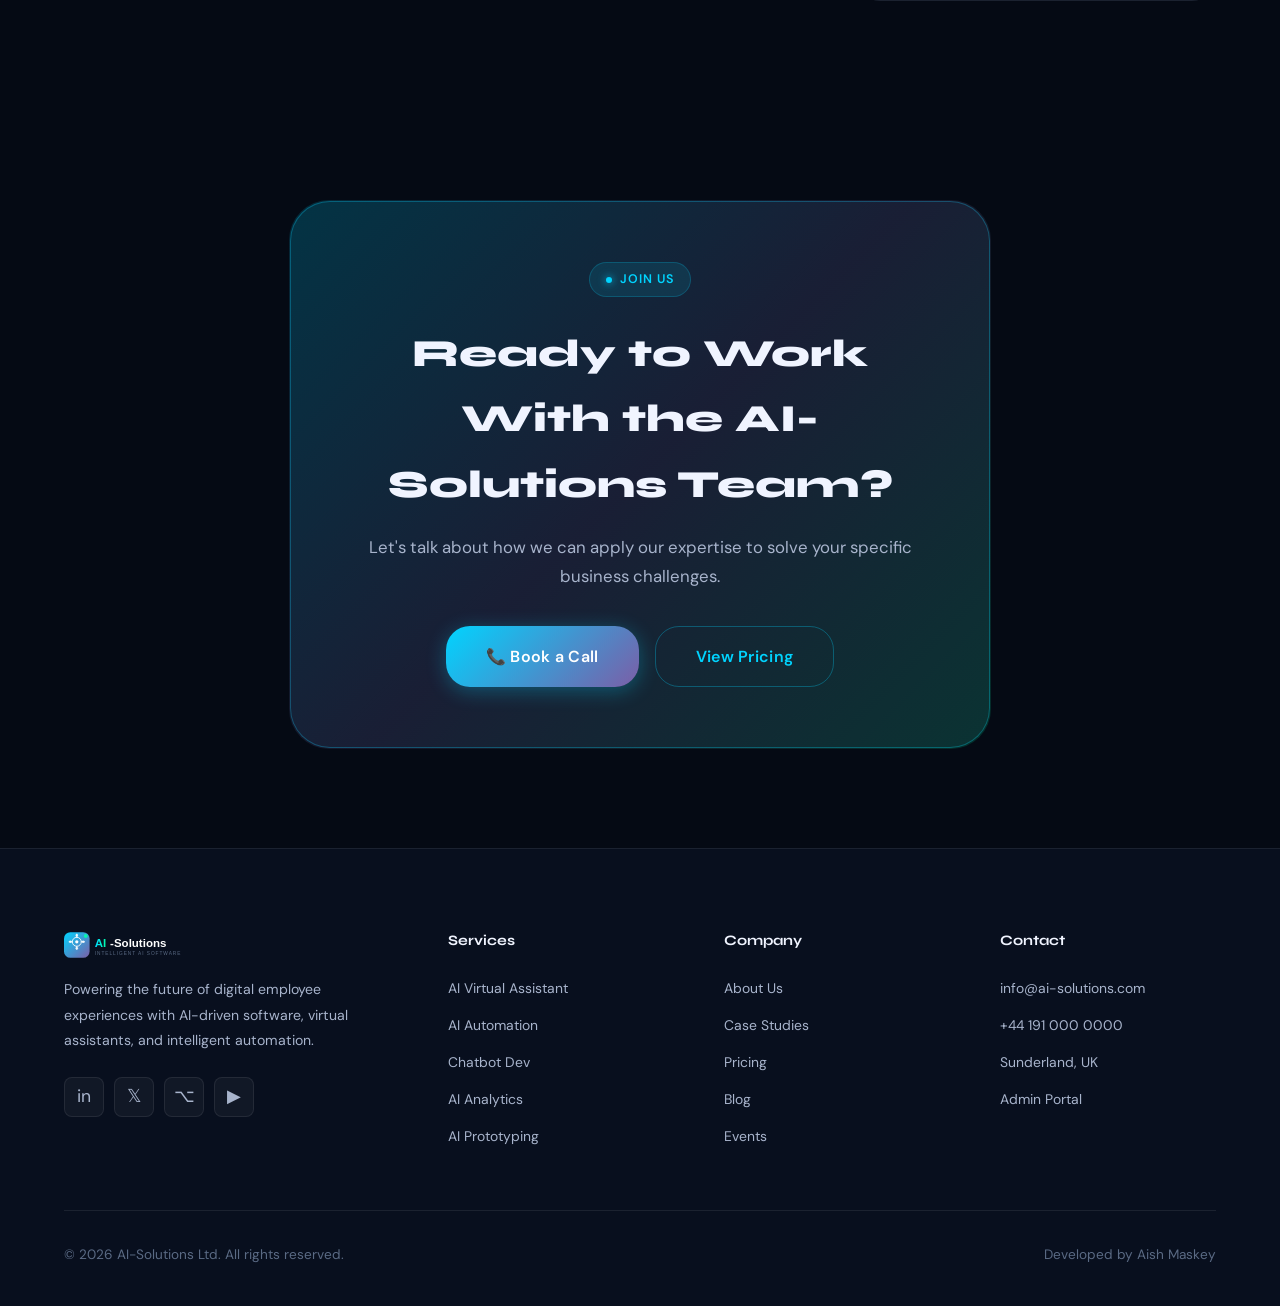
<file: pages/about.html>
<!DOCTYPE html>
<html lang="en">
<head>
  <meta charset="UTF-8" /><meta name="viewport" content="width=device-width, initial-scale=1.0" />
  <meta name="description" content="About AI-Solutions — Meet the team behind the UK's most innovative AI software startup." />
  <title>About Us — AI-Solutions</title>
  <link rel="icon" href="../images/favicon.svg" type="image/svg+xml" />
  <link rel="stylesheet" href="../css/style.css?v=2" />
  <link rel="stylesheet" href="../css/extras.css?v=2" />
  <link rel="preconnect" href="https://fonts.googleapis.com" />
  <link rel="preconnect" href="https://fonts.gstatic.com" crossorigin />
</head>
<body>

<!-- Preloader -->
<div id="preloader">
  <div class="preloader-logo">
    <img src="../images/logo.svg" alt="AI-Solutions Logo" />
  </div>
  <div class="preloader-bar-wrap"><div class="preloader-bar"></div></div>
  <div class="preloader-text">Loading AI-Solutions…</div>
</div>

<!-- Announcement Bar -->
<div id="announce-bar">
  <div class="announce-text">
    <span class="announce-badge">🚀 New</span>
    AI Prototyping Sprint — Limited spots available for September 2026
    <a href="register-event.html" style="color:#fff;text-decoration:underline;margin-left:6px;">Register Now →</a>
  </div>
  <button class="announce-close" id="announce-close">✕</button>
</div>

<div id="cursor-dot"></div><div id="cursor-ring"></div>
<div id="scroll-progress"></div>
<div id="toast-container"></div>
<div class="bg-grid"></div><div class="orb orb-1"></div><div class="orb orb-2"></div>

<!-- Navbar -->
<nav class="navbar" id="navbar">
  <a href="../index.html" class="nav-logo">
    <img src="../images/logo.svg" alt="AI-Solutions" style="height:36px;width:auto;" />
  </a>
  <ul class="nav-links" id="nav-links">
    <li><a href="../index.html">Home</a></li>
    <li><a href="services.html">Services</a></li>
    <li><a href="projects.html">Case Studies</a></li>
    <li><a href="about.html" class="active">About</a></li>
    <li><a href="pricing.html">Pricing</a></li>
    <li><a href="blog.html">Blog</a></li>
    <li><a href="events.html">Events</a></li>
    <li><a href="contact.html">Contact</a></li>
    <li><a href="testimonials.html">Testimonials</a></li>
  </ul>
  <div class="nav-cta">
    <!-- Dark/Light toggle -->
    <div class="theme-toggle" id="theme-toggle" title="Toggle dark/light mode">
      <div class="theme-toggle-thumb">🌙</div>
    </div>
    <a href="contact.html" class="btn btn-primary btn-sm">Get Started</a>
    <button class="hamburger" id="hamburger"><span></span><span></span><span></span></button>
  </div>
</nav>

<!-- Page Banner -->
<section class="page-banner">
  <div class="breadcrumb">
    <a href="../index.html">Home</a><span>›</span><span>About Us</span>
  </div>
  <div class="section-tag">Our Story</div>
  <h1 class="page-banner-title">Built by <span class="logo-gradient">AI Obsessives</span></h1>
  <p class="page-banner-sub">We started AI-Solutions with one belief — that every business, regardless of size, deserves access to world-class artificial intelligence.</p>
</section>

<!-- Mission -->
<section class="section-pad">
  <div class="container">
    <div class="why-grid">
      <div class="reveal">
        <div class="section-tag">Our Mission</div>
        <h2 class="section-title">Making AI <span>Accessible to All</span></h2>
        <p style="color:var(--text-secondary);line-height:1.9;font-size:1.02rem;margin-bottom:24px;">
          AI-Solutions was founded in Sunderland, UK with a simple mission: to democratise artificial intelligence for businesses of every size. We believe the gap between enterprise AI capabilities and SME access is a problem worth solving.
        </p>
        <p style="color:var(--text-secondary);line-height:1.9;font-size:1.02rem;margin-bottom:32px;">
          From our first chatbot deployment to serving 500+ clients globally, we've stayed true to our founding principle — build AI that actually works for real people, in real businesses, with measurable results.
        </p>
        <div style="display:flex;gap:32px;flex-wrap:wrap;">
          <div>
            <div style="font-family:var(--font-display);font-size:2rem;font-weight:800;background:linear-gradient(135deg,var(--accent),var(--accent3));-webkit-background-clip:text;-webkit-text-fill-color:transparent;background-clip:text;">2021</div>
            <div style="font-size:0.85rem;color:var(--text-muted);">Founded</div>
          </div>
          <div>
            <div style="font-family:var(--font-display);font-size:2rem;font-weight:800;background:linear-gradient(135deg,var(--accent),var(--accent3));-webkit-background-clip:text;-webkit-text-fill-color:transparent;background-clip:text;">500+</div>
            <div style="font-size:0.85rem;color:var(--text-muted);">Clients Worldwide</div>
          </div>
          <div>
            <div style="font-family:var(--font-display);font-size:2rem;font-weight:800;background:linear-gradient(135deg,var(--accent),var(--accent3));-webkit-background-clip:text;-webkit-text-fill-color:transparent;background-clip:text;">12</div>
            <div style="font-size:0.85rem;color:var(--text-muted);">Team Members</div>
          </div>
        </div>
      </div>
      <div class="reveal delay-2">
        <div class="why-img-box" style="height:420px;">🚀</div>
        <div class="why-badge-box wbb-1">
          <span style="font-size:1.4rem;">🏆</span>
          <div>
            <div style="font-size:0.7rem;color:var(--text-muted);">Award</div>
            <div style="font-weight:700;">UK AI Startup 2024</div>
          </div>
        </div>
        <div class="why-badge-box wbb-2">
          <span style="font-size:1.4rem;">📍</span>
          <div>
            <div style="font-size:0.7rem;color:var(--text-muted);">Headquarters</div>
            <div style="font-weight:700;">Sunderland, UK</div>
          </div>
        </div>
      </div>
    </div>
  </div>
</section>

<!-- Values -->
<section class="section-pad" style="background:rgba(0,212,255,0.02);border-top:1px solid var(--border);border-bottom:1px solid var(--border);">
  <div class="container">
    <div class="text-center reveal">
      <div class="section-tag">Our Values</div>
      <h2 class="section-title">What We <span>Stand For</span></h2>
    </div>
    <div class="features-grid">
      <div class="feature-item reveal delay-1"><div class="fi-icon">🎯</div><div class="fi-text"><h4>Results Over Promises</h4><p>We measure success by client outcomes — ROI, efficiency gains, time saved. We don't just build AI; we deliver measurable business impact.</p></div></div>
      <div class="feature-item reveal delay-2"><div class="fi-icon">🔍</div><div class="fi-text"><h4>Radical Transparency</h4><p>No black boxes. We explain how our AI makes decisions, give full visibility into performance, and flag issues before clients notice them.</p></div></div>
      <div class="feature-item reveal delay-3"><div class="fi-icon">🤝</div><div class="fi-text"><h4>Long-Term Partnership</h4><p>We don't disappear after launch. Our team stays involved through optimisation cycles, monitoring, and continuous improvement as your needs evolve.</p></div></div>
      <div class="feature-item reveal delay-4"><div class="fi-icon">⚖️</div><div class="fi-text"><h4>Responsible AI</h4><p>We design AI systems with fairness, privacy, and ethics at their core. GDPR compliance, bias testing, and human oversight are non-negotiable for us.</p></div></div>
    </div>
  </div>
</section>

<!-- Team -->
<section class="section-pad">
  <div class="container">
    <div class="text-center reveal">
      <div class="section-tag">The Team</div>
      <h2 class="section-title">Meet the People <span>Behind the AI</span></h2>
      <p class="section-subtitle">A passionate team of engineers, designers, data scientists, and strategists united by the belief that AI should work for everyone.</p>
    </div>
    <div class="team-grid">
      <div class="team-card reveal delay-1">
        <div class="team-avatar">👨‍💻</div>
        <div class="team-name">Daniel Osei</div>
        <div class="team-role">Founder & CEO</div>
        <div class="team-bio">Visionary entrepreneur with 8+ years in AI and software development. Passionate about making enterprise AI accessible to growing businesses.</div>
        <div class="team-socials">
          <a href="#" class="team-slink">in</a>
          <a href="#" class="team-slink">𝕏</a>
          <a href="#" class="team-slink">🌐</a>
        </div>
      </div>
      <div class="team-card reveal delay-2">
        <div class="team-avatar">👩‍🔬</div>
        <div class="team-name">Dr. Sarah Chen</div>
        <div class="team-role">Head of AI Research</div>
        <div class="team-bio">PhD in Machine Learning from UCL. Previously at DeepMind. Leads all NLP model development and AI research initiatives at AI-Solutions.</div>
        <div class="team-socials">
          <a href="#" class="team-slink">in</a>
          <a href="#" class="team-slink">🔬</a>
          <a href="#" class="team-slink">🌐</a>
        </div>
      </div>
      <div class="team-card reveal delay-3">
        <div class="team-avatar">👨‍🎨</div>
        <div class="team-name">Marcus Reid</div>
        <div class="team-role">Lead UX Designer</div>
        <div class="team-bio">Award-winning product designer with a focus on making complex AI interactions feel intuitive, human, and delightful for end users.</div>
        <div class="team-socials">
          <a href="#" class="team-slink">in</a>
          <a href="#" class="team-slink">🎨</a>
          <a href="#" class="team-slink">𝕏</a>
        </div>
      </div>
      <div class="team-card reveal delay-4">
        <div class="team-avatar">👩‍💼</div>
        <div class="team-name">Priya Nair</div>
        <div class="team-role">Head of Client Success</div>
        <div class="team-bio">10+ years in enterprise consulting. Ensures every client achieves their AI goals and measurable ROI within the first 90 days of deployment.</div>
        <div class="team-socials">
          <a href="#" class="team-slink">in</a>
          <a href="#" class="team-slink">𝕏</a>
          <a href="#" class="team-slink">🌐</a>
        </div>
      </div>
    </div>
  </div>
</section>

<!-- Impact Numbers -->
<section class="section-pad" style="background:rgba(0,212,255,0.02);border-top:1px solid var(--border);">
  <div class="container">
    <div class="text-center reveal" style="margin-bottom:60px;">
      <div class="section-tag">Our Impact</div>
      <h2 class="section-title">Numbers That <span>Tell Our Story</span></h2>
    </div>
    <div class="impact-grid reveal">
      <div class="impact-item">
        <div class="impact-icon">🤖</div>
        <div class="impact-num" data-counter data-target="5" data-suffix="M+">5M+</div>
        <div class="impact-label">AI Interactions Processed</div>
      </div>
      <div class="impact-item">
        <div class="impact-icon">⏱️</div>
        <div class="impact-num" data-counter data-target="200" data-suffix="K+">200K+</div>
        <div class="impact-label">Hours Saved for Clients</div>
      </div>
      <div class="impact-item">
        <div class="impact-icon">🌍</div>
        <div class="impact-num" data-counter data-target="28" data-suffix="">28</div>
        <div class="impact-label">Countries Served</div>
      </div>
      <div class="impact-item">
        <div class="impact-icon">⭐</div>
        <div class="impact-num">4.9</div>
        <div class="impact-label">Average Client Rating</div>
      </div>
    </div>
  </div>
</section>

<!-- Partners -->
<section class="partners-section reveal">
  <div class="container">
    <p class="partners-label">Trusted by companies across 28 countries</p>
  </div>
  <div class="partners-track-wrap">
    <div class="partners-track">
      <span class="partner-logo">TechVenture</span>
      <span class="partner-logo">NexaFlow</span>
      <span class="partner-logo">DataBridge</span>
      <span class="partner-logo">InnovateCo</span>
      <span class="partner-logo">ScaleUp HQ</span>
      <span class="partner-logo">FinEdge Capital</span>
      <span class="partner-logo">EduPlatform</span>
      <span class="partner-logo">RetailPlus</span>
      <span class="partner-logo">MedTech Corp</span>
      <span class="partner-logo">TechVenture</span>
      <span class="partner-logo">NexaFlow</span>
      <span class="partner-logo">DataBridge</span>
      <span class="partner-logo">InnovateCo</span>
      <span class="partner-logo">ScaleUp HQ</span>
      <span class="partner-logo">FinEdge Capital</span>
      <span class="partner-logo">EduPlatform</span>
      <span class="partner-logo">RetailPlus</span>
      <span class="partner-logo">MedTech Corp</span>
    </div>
  </div>
</section>

<!-- CTA -->

<!-- FEEDBACK SECTION -->
<section class="feedback-section section-pad" id="feedback-section">
  <div class="container">
    <div class="section-header reveal">
      <div class="section-tag">Share Your Thoughts</div>
      <h2>We'd Love Your <span class="gradient-text">Feedback</span></h2>
      <p>Help us improve AI-Solutions. Your feedback goes directly to our team and shapes what we build next.</p>
    </div>
    <div class="feedback-grid reveal">
      <!-- Left: Form -->
      <div class="feedback-form-card glass-card">
        <div id="feedback-form-wrap">
          <div class="feedback-fields">
            <div class="fb-row">
              <div class="fb-group">
                <label class="fb-label">Your Name <span class="fb-req">*</span></label>
                <input type="text" id="fb-name" class="fb-input" placeholder="John Smith" maxlength="120"/>
              </div>
              <div class="fb-group">
                <label class="fb-label">Email (optional)</label>
                <input type="email" id="fb-email" class="fb-input" placeholder="john@company.com"/>
              </div>
            </div>
            <div class="fb-row">
              <div class="fb-group">
                <label class="fb-label">Category</label>
                <select id="fb-category" class="fb-input fb-select">
                  <option value="General">💬 General</option>
                  <option value="UI/UX">🎨 UI / UX Design</option>
                  <option value="Services">🤖 Services</option>
                  <option value="Pricing">💰 Pricing</option>
                  <option value="Support">🛡️ Support</option>
                  <option value="Other">📝 Other</option>
                </select>
              </div>
              <div class="fb-group">
                <label class="fb-label">Your Rating</label>
                <div class="fb-star-row" id="fb-stars">
                  <span class="fb-star" data-val="1">★</span>
                  <span class="fb-star" data-val="2">★</span>
                  <span class="fb-star" data-val="3">★</span>
                  <span class="fb-star" data-val="4">★</span>
                  <span class="fb-star" data-val="5">★</span>
                  <span class="fb-star-label" id="fb-star-label">Select rating</span>
                </div>
              </div>
            </div>
            <div class="fb-group">
              <label class="fb-label">Your Feedback <span class="fb-req">*</span></label>
              <textarea id="fb-message" class="fb-input fb-textarea" placeholder="Tell us what you think — what's working well, what could be better, or any suggestions you have…" maxlength="1000"></textarea>
              <div class="fb-char-count"><span id="fb-char">0</span>/1000</div>
            </div>
            <div class="fb-error" id="fb-error"></div>
            <button class="btn btn-primary btn-lg fb-submit" id="fb-submit">
              <span id="fb-btn-text">📤 Submit Feedback</span>
            </button>
          </div>
        </div>
        <div class="fb-success" id="fb-success" style="display:none;">
          <div class="fb-success-icon">🎉</div>
          <h3>Thank You!</h3>
          <p>Your feedback has been received. Our team reviews every submission and uses it to make AI-Solutions better.</p>
          <button class="btn btn-outline btn-sm" id="fb-again">Submit Another</button>
        </div>
      </div>
      <!-- Right: Why feedback matters -->
      <div class="feedback-info">
        <div class="fb-info-card reveal delay-1">
          <div class="fb-info-icon">👀</div>
          <h4>Every Submission is Read</h4>
          <p>Our team personally reviews every piece of feedback — nothing goes into a void.</p>
        </div>
        <div class="fb-info-card reveal delay-2">
          <div class="fb-info-icon">🔨</div>
          <h4>Shapes What We Build</h4>
          <p>Your suggestions directly influence our roadmap, features, and service improvements.</p>
        </div>
        <div class="fb-info-card reveal delay-3">
          <div class="fb-info-icon">⚡</div>
          <h4>Fast Response</h4>
          <p>If you leave your email, expect a personal reply from our team within 24 hours.</p>
        </div>
        <div class="fb-stats-row">
          <div class="fb-stat"><div class="fb-stat-num">98%</div><div class="fb-stat-lbl">Satisfaction Rate</div></div>
          <div class="fb-stat"><div class="fb-stat-num">24h</div><div class="fb-stat-lbl">Response Time</div></div>
          <div class="fb-stat"><div class="fb-stat-num">500+</div><div class="fb-stat-lbl">Happy Clients</div></div>
        </div>
      </div>
    </div>
  </div>
</section>

<section class="cta-section"><div class="container"><div class="cta-box reveal">
  <div class="section-tag" style="margin:0 auto 24px;">Join Us</div>
  <h2>Ready to Work With the AI-Solutions Team?</h2>
  <p>Let's talk about how we can apply our expertise to solve your specific business challenges.</p>
  <div class="cta-actions">
    <a href="contact.html" class="btn btn-primary btn-lg">📞 Book a Call</a>
    <a href="pricing.html" class="btn btn-outline btn-lg">View Pricing</a>
  </div>
</div></div></section>

<!-- Footer -->
<footer><div class="container">
  <div class="footer-grid">
    <div class="footer-brand">
      <div class="f-logo"><img src="../images/logo.svg" alt="AI-Solutions" style="height:32px;width:auto;" /></div>
      <p style="margin-top:12px;">Powering the future of digital employee experiences with AI-driven software, virtual assistants, and intelligent automation.</p>
      <div class="social-links"><a href="#" class="slink">in</a><a href="#" class="slink">𝕏</a><a href="#" class="slink">⌥</a><a href="#" class="slink">▶</a></div>
    </div>
    <div class="footer-col"><h4>Services</h4><ul><li><a href="services.html#virtual-assistant">AI Virtual Assistant</a></li><li><a href="services.html#automation">AI Automation</a></li><li><a href="services.html#chatbot">Chatbot Dev</a></li><li><a href="services.html#analytics">AI Analytics</a></li><li><a href="services.html#prototyping">AI Prototyping</a></li></ul></div>
    <div class="footer-col"><h4>Company</h4><ul><li><a href="about.html">About Us</a></li><li><a href="projects.html">Case Studies</a></li><li><a href="pricing.html">Pricing</a></li><li><a href="blog.html">Blog</a></li><li><a href="events.html">Events</a></li></ul></div>
    <div class="footer-col"><h4>Contact</h4><ul><li><a href="mailto:info@ai-solutions.com">info@ai-solutions.com</a></li><li><a href="#">+44 191 000 0000</a></li><li><a href="#">Sunderland, UK</a></li><li><a href="../admin/login.html">Admin Portal</a></li></ul></div>
  </div>
  <div class="footer-bottom"><span>&copy; 2026 AI-Solutions Ltd. All rights reserved.</span><span>Developed by Aish Maskey</span></div>
</div></footer>

<!-- Cookie Banner -->
<div id="cookie-banner">
  <div class="cookie-title">🍪 Cookie Preferences</div>
  <div class="cookie-text">We use cookies to improve your experience and analyse site traffic. By clicking "Accept", you consent to our use of cookies as described in our privacy policy.</div>
  <div class="cookie-actions">
    <button id="cookie-accept" class="btn btn-primary btn-sm">Accept All</button>
    <button id="cookie-decline" class="btn btn-ghost btn-sm">Decline</button>
  </div>
</div>

<!-- Scroll Progress Ring -->
<div class="progress-ring-wrap" id="progress-ring-wrap">
  <svg class="progress-ring-svg" width="52" height="52" viewBox="0 0 52 52">
    <defs>
      <linearGradient id="ringGrad" x1="0%" y1="0%" x2="100%" y2="0%">
        <stop offset="0%" style="stop-color:#00d4ff"/>
        <stop offset="100%" style="stop-color:#00ffaa"/>
      </linearGradient>
    </defs>
    <circle class="progress-ring-track" cx="26" cy="26" r="20"/>
    <circle class="progress-ring-fill" id="ring-fill" cx="26" cy="26" r="20"/>
  </svg>
  <button class="progress-ring-btn" id="ring-btn" title="Back to top">↑</button>
</div>

<button class="chatbot-toggle" id="cb-toggle">🤖</button>
<div class="chatbot-win" id="cb-win"><div class="chat-header"><div class="chat-avatar">🤖</div><div><div class="chat-name">ARIA — AI Assistant</div><div class="chat-status">Online</div></div><button class="chat-x" id="cb-close">✕</button></div><div class="chat-msgs" id="cb-msgs"></div><div class="chat-footer"><input type="text" id="cb-input" placeholder="Ask me anything…" autocomplete="off" /><button class="chat-send" id="cb-send">➤</button></div></div>
<div class="modal-overlay" id="proj-modal"><div class="modal-box"><button class="modal-close" id="m-close">✕</button><div class="section-tag" id="m-cat" style="margin-bottom:16px;"></div><h2 class="section-title" id="m-title" style="font-size:1.8rem;margin-bottom:16px;"></h2><p id="m-desc" style="color:var(--text-secondary);line-height:1.8;margin-bottom:24px;"></p><div style="display:flex;gap:12px;"><a href="contact.html" class="btn btn-primary">Start Similar Project</a><button class="btn btn-outline" onclick="document.getElementById('proj-modal').classList.remove('open')">Close</button></div></div></div>

<script src="../js/main.js?v=2"></script>
<script src="../js/features.js?v=2"></script>
<script src="../js/extras.js?v=3"></script>
</body>
</html>
</file>
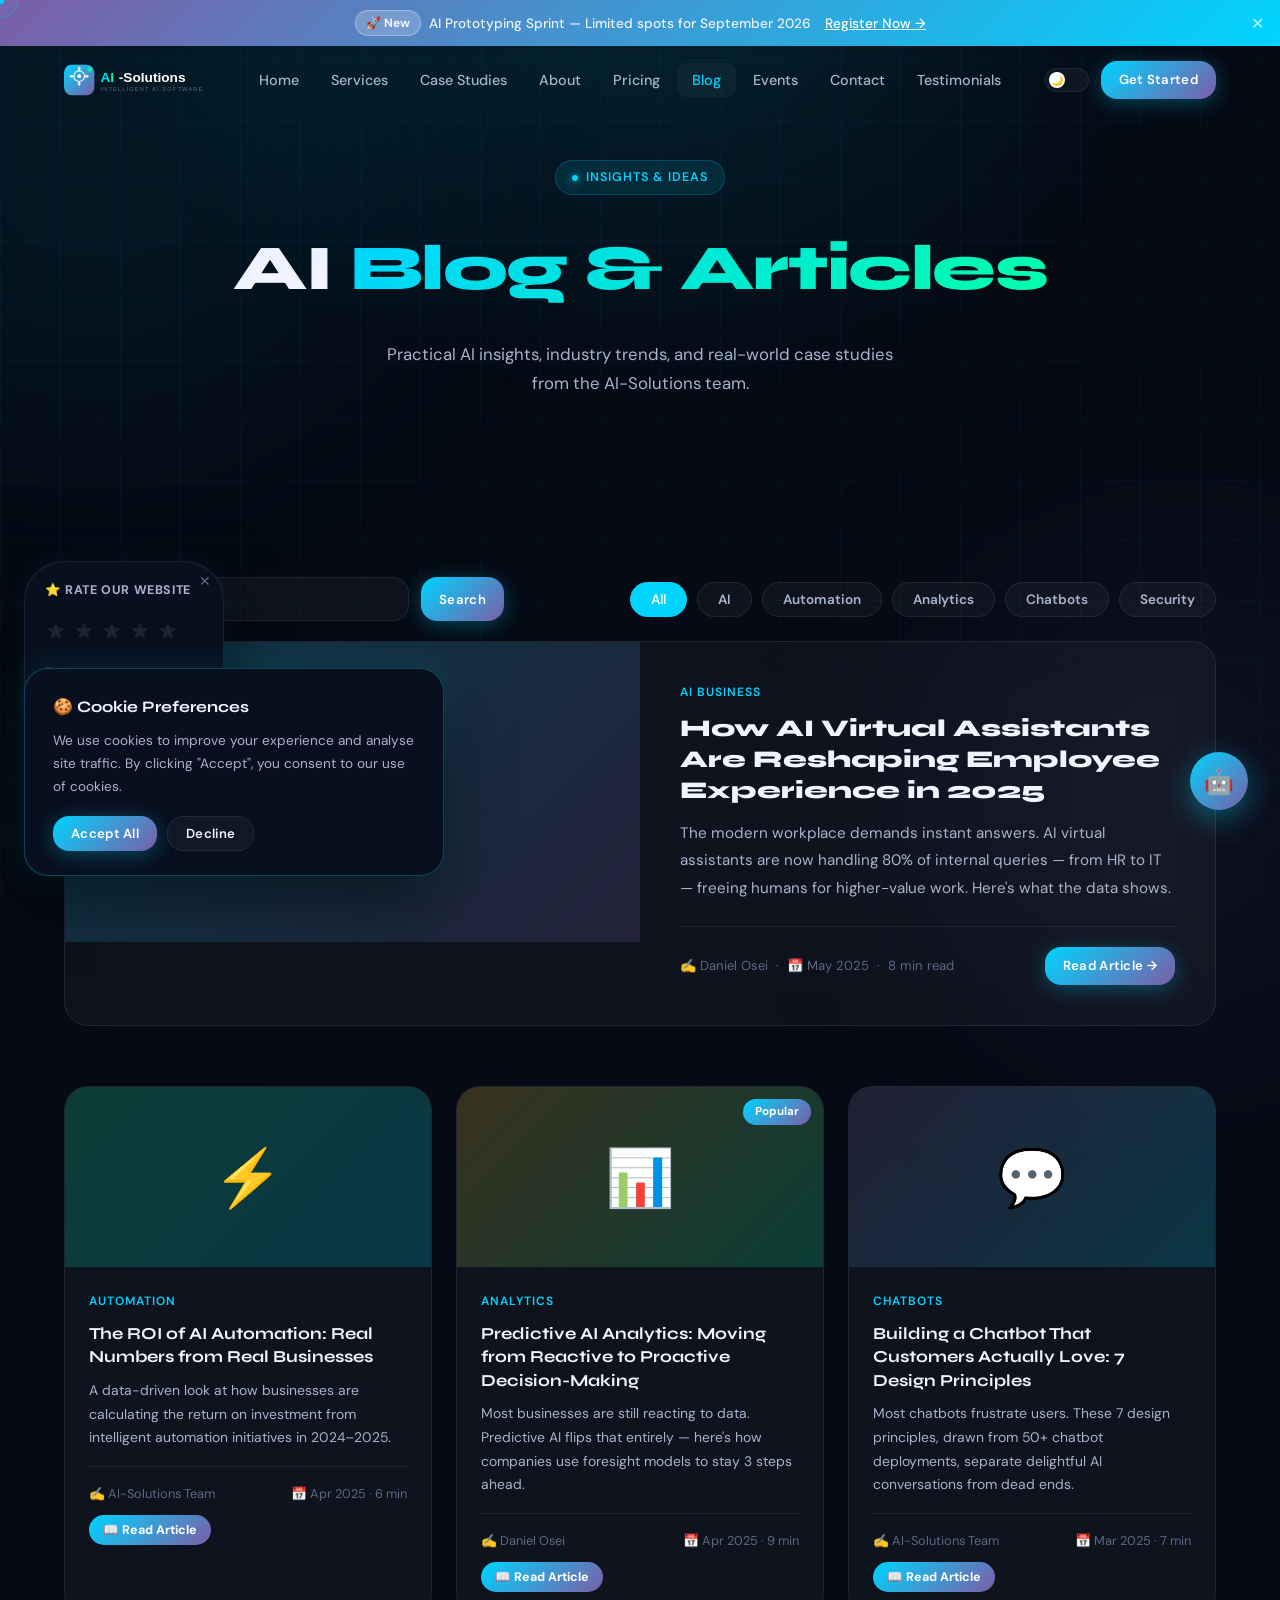
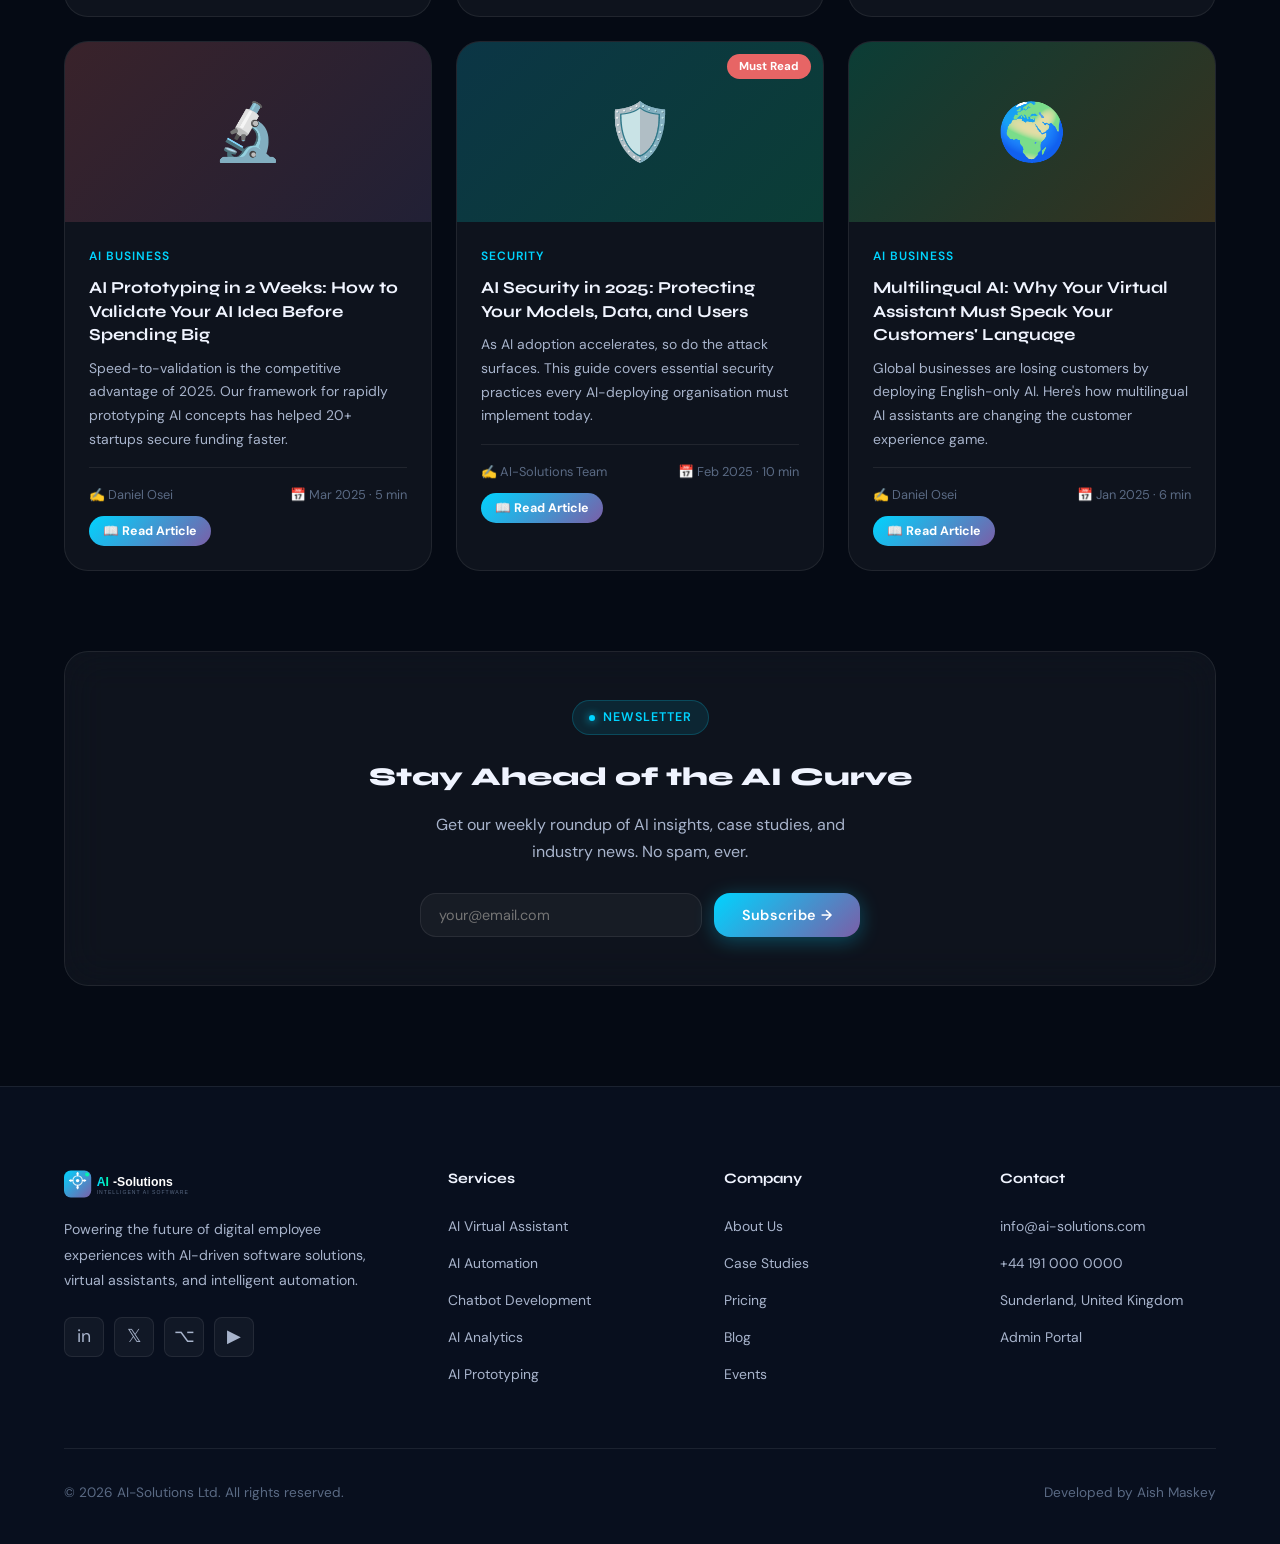
<file: pages/blog.html>
<!DOCTYPE html>
<html lang="en">
<head>
  <meta charset="UTF-8" /><meta name="viewport" content="width=device-width, initial-scale=1.0" />
  <meta name="description" content="AI insights, industry trends, and case studies from AI-Solutions." />
  <title>Blog & Articles — AI-Solutions</title>
  <link rel="icon" href="../images/favicon.svg" type="image/svg+xml" />
  <link rel="stylesheet" href="../css/style.css?v=2" />
  <link rel="stylesheet" href="../css/extras.css?v=2" />
  <link rel="preconnect" href="https://fonts.googleapis.com" />
  <link rel="preconnect" href="https://fonts.gstatic.com" crossorigin />
</head>
<body>
<!-- Preloader -->
<div id="preloader"><div class="preloader-logo"><img src="../images/logo.svg" alt="AI-Solutions" /></div><div class="preloader-bar-wrap"><div class="preloader-bar"></div></div><div class="preloader-text">Loading AI-Solutions…</div></div>
<!-- Announcement Bar -->
<div id="announce-bar"><div class="announce-text"><span class="announce-badge">🚀 New</span>AI Prototyping Sprint — Limited spots for September 2026<a href="register-event.html" style="color:#fff;text-decoration:underline;margin-left:6px;">Register Now →</a></div><button class="announce-close" id="announce-close">✕</button></div>
<div id="cursor-dot"></div><div id="cursor-ring"></div>
<div id="scroll-progress"></div><div id="toast-container"></div>
<div class="bg-grid"></div><div class="orb orb-1"></div><div class="orb orb-2"></div>
<!-- Navbar -->
<nav class="navbar" id="navbar">
  <a href="../index.html" class="nav-logo"><img src="../images/logo.svg" alt="AI-Solutions Logo" style="height:38px;width:auto;" /></a>
  <ul class="nav-links" id="nav-links">
    <li><a href="../index.html">Home</a></li>
    <li><a href="services.html">Services</a></li>
    <li><a href="projects.html">Case Studies</a></li>
    <li><a href="about.html">About</a></li>
    <li><a href="pricing.html">Pricing</a></li>
    <li><a href="blog.html" class="active">Blog</a></li>
    <li><a href="events.html">Events</a></li>
    <li><a href="contact.html">Contact</a></li>
    <li><a href="testimonials.html">Testimonials</a></li>
  </ul>
  <div class="nav-cta">
    <div class="theme-toggle" id="theme-toggle" title="Toggle dark/light mode"><div class="theme-toggle-thumb">🌙</div></div>
    <a href="contact.html" class="btn btn-primary btn-sm">Get Started</a>
    <button class="hamburger" id="hamburger"><span></span><span></span><span></span></button>
  </div>
</nav>
<section class="page-banner">
  <div class="section-tag">Insights &amp; Ideas</div>
  <h1 class="page-banner-title">AI <span class="logo-gradient">Blog &amp; Articles</span></h1>
  <p class="page-banner-sub">Practical AI insights, industry trends, and real-world case studies from the AI-Solutions team.</p>
</section>

<!-- Blog Section -->
<section class="section-pad">
  <div class="container">

    <!-- Search & Filter -->
    <div class="blog-search-row reveal">
      <div class="search-box">
        <input type="text" id="blog-search" placeholder="🔍  Search articles…" />
        <button class="btn btn-primary btn-sm">Search</button>
      </div>
      <div class="filter-tabs" style="margin:0;">
        <button class="blog-ftab ftab active" data-filter="all">All</button>
        <button class="blog-ftab ftab" data-filter="AI Business">AI</button>
        <button class="blog-ftab ftab" data-filter="Automation">Automation</button>
        <button class="blog-ftab ftab" data-filter="Analytics">Analytics</button>
        <button class="blog-ftab ftab" data-filter="Chatbots">Chatbots</button>
        <button class="blog-ftab ftab" data-filter="Security">Security</button>
      </div>
    </div>

    <!-- Featured Article -->
    <div class="glass-card reveal featured-article-grid" style="margin-bottom:40px;overflow:hidden;">
      <div style="height:300px;background:linear-gradient(135deg,rgba(0,212,255,0.2),rgba(123,94,167,0.2));display:flex;align-items:center;justify-content:center;font-size:6rem;position:relative;">
        🤖
        <div style="position:absolute;top:16px;left:16px;background:linear-gradient(135deg,var(--accent),var(--accent2));padding:4px 14px;border-radius:100px;font-size:0.75rem;font-weight:700;color:#fff;">FEATURED</div>
      </div>
      <div class="featured-article-body">
        <div class="blog-cat">AI Business</div>
        <h2 style="font-family:var(--font-display);font-size:1.5rem;font-weight:800;margin-bottom:14px;line-height:1.3;">How AI Virtual Assistants Are Reshaping Employee Experience in 2025</h2>
        <p style="color:var(--text-secondary);line-height:1.8;margin-bottom:24px;font-size:0.95rem;">The modern workplace demands instant answers. AI virtual assistants are now handling 80% of internal queries — from HR to IT — freeing humans for higher-value work. Here's what the data shows.</p>
        <div style="display:flex;align-items:center;justify-content:space-between;padding-top:20px;border-top:1px solid var(--border);">
          <span style="font-size:0.82rem;color:var(--text-muted);">✍️ Daniel Osei &nbsp;·&nbsp; 📅 May 2025 &nbsp;·&nbsp; 8 min read</span>
          <a href="#" class="btn btn-primary btn-sm" id="featured-read-btn">Read Article →</a>
        </div>
      </div>
    </div>

    <!-- Blog Cards Grid -->
    <div class="blog-grid">

      <div class="blog-card reveal delay-1" data-cat="Automation" data-article-id="blog-1">
        <div class="blog-thumb" style="background:linear-gradient(135deg,rgba(0,255,170,0.18),rgba(0,212,255,0.18));">⚡</div>
        <div class="blog-body">
          <div class="blog-cat">Automation</div>
          <h3>The ROI of AI Automation: Real Numbers from Real Businesses</h3>
          <p>A data-driven look at how businesses are calculating the return on investment from intelligent automation initiatives in 2024–2025.</p>
          <div class="blog-meta">
            <span>✍️ AI-Solutions Team</span>
            <span>📅 Apr 2025 · 6 min</span>
          </div>
        </div>
      </div>

      <div class="blog-card reveal delay-2" data-cat="Analytics" data-article-id="blog-2">
        <div class="blog-thumb" style="background:linear-gradient(135deg,rgba(251,191,36,0.18),rgba(0,255,170,0.18));">
          📊
          <div style="position:absolute;top:12px;right:12px;background:linear-gradient(135deg,var(--accent),var(--accent2));padding:3px 12px;border-radius:100px;font-size:0.72rem;font-weight:700;color:#fff;">Popular</div>
        </div>
        <div class="blog-body">
          <div class="blog-cat">Analytics</div>
          <h3>Predictive AI Analytics: Moving from Reactive to Proactive Decision-Making</h3>
          <p>Most businesses are still reacting to data. Predictive AI flips that entirely — here's how companies use foresight models to stay 3 steps ahead.</p>
          <div class="blog-meta">
            <span>✍️ Daniel Osei</span>
            <span>📅 Apr 2025 · 9 min</span>
          </div>
        </div>
      </div>

      <div class="blog-card reveal delay-3" data-cat="Chatbots" data-article-id="blog-3">
        <div class="blog-thumb" style="background:linear-gradient(135deg,rgba(123,94,167,0.18),rgba(0,212,255,0.18));">💬</div>
        <div class="blog-body">
          <div class="blog-cat">Chatbots</div>
          <h3>Building a Chatbot That Customers Actually Love: 7 Design Principles</h3>
          <p>Most chatbots frustrate users. These 7 design principles, drawn from 50+ chatbot deployments, separate delightful AI conversations from dead ends.</p>
          <div class="blog-meta">
            <span>✍️ AI-Solutions Team</span>
            <span>📅 Mar 2025 · 7 min</span>
          </div>
        </div>
      </div>

      <div class="blog-card reveal delay-1" data-cat="AI Business" data-article-id="blog-4">
        <div class="blog-thumb" style="background:linear-gradient(135deg,rgba(255,107,107,0.18),rgba(123,94,167,0.18));">🔬</div>
        <div class="blog-body">
          <div class="blog-cat">AI Business</div>
          <h3>AI Prototyping in 2 Weeks: How to Validate Your AI Idea Before Spending Big</h3>
          <p>Speed-to-validation is the competitive advantage of 2025. Our framework for rapidly prototyping AI concepts has helped 20+ startups secure funding faster.</p>
          <div class="blog-meta">
            <span>✍️ Daniel Osei</span>
            <span>📅 Mar 2025 · 5 min</span>
          </div>
        </div>
      </div>

      <div class="blog-card reveal delay-2" data-cat="Security" data-article-id="blog-5">
        <div class="blog-thumb" style="background:linear-gradient(135deg,rgba(0,212,255,0.18),rgba(0,255,170,0.18));">
          🛡️
          <div style="position:absolute;top:12px;right:12px;background:rgba(255,107,107,0.9);padding:3px 12px;border-radius:100px;font-size:0.72rem;font-weight:700;color:#fff;">Must Read</div>
        </div>
        <div class="blog-body">
          <div class="blog-cat">Security</div>
          <h3>AI Security in 2025: Protecting Your Models, Data, and Users</h3>
          <p>As AI adoption accelerates, so do the attack surfaces. This guide covers essential security practices every AI-deploying organisation must implement today.</p>
          <div class="blog-meta">
            <span>✍️ AI-Solutions Team</span>
            <span>📅 Feb 2025 · 10 min</span>
          </div>
        </div>
      </div>

      <div class="blog-card reveal delay-3" data-cat="AI Business" data-article-id="blog-6">
        <div class="blog-thumb" style="background:linear-gradient(135deg,rgba(0,255,170,0.18),rgba(251,191,36,0.18));">🌍</div>
        <div class="blog-body">
          <div class="blog-cat">AI Business</div>
          <h3>Multilingual AI: Why Your Virtual Assistant Must Speak Your Customers' Language</h3>
          <p>Global businesses are losing customers by deploying English-only AI. Here's how multilingual AI assistants are changing the customer experience game.</p>
          <div class="blog-meta">
            <span>✍️ Daniel Osei</span>
            <span>📅 Jan 2025 · 6 min</span>
          </div>
        </div>
      </div>

    </div>

    <!-- Newsletter Signup -->
    <div class="glass-card reveal" style="padding:48px;text-align:center;margin-top:80px;">
      <div class="section-tag" style="margin:0 auto 20px;">Newsletter</div>
      <h3 style="font-family:var(--font-display);font-size:1.6rem;font-weight:800;margin-bottom:12px;">Stay Ahead of the AI Curve</h3>
      <p style="color:var(--text-secondary);margin-bottom:28px;max-width:440px;margin-left:auto;margin-right:auto;">Get our weekly roundup of AI insights, case studies, and industry news. No spam, ever.</p>
      <div style="display:flex;gap:12px;justify-content:center;max-width:440px;margin:0 auto;">
        <input type="email" placeholder="your@email.com" style="flex:1;padding:12px 18px;background:var(--bg-card);border:1px solid var(--border);border-radius:var(--radius-md);color:var(--text-primary);font-family:var(--font-body);font-size:0.9rem;outline:none;transition:var(--transition);" />
        <button class="btn btn-primary">Subscribe →</button>
      </div>
    </div>

  </div>
</section>



<!-- Footer -->
<footer><div class="container">
  <div class="footer-grid">
    <div class="footer-brand">
      <div class="f-logo"><img src="../images/logo.svg" alt="AI-Solutions" style="height:34px;width:auto;" /></div>
      <p style="margin-top:12px;">Powering the future of digital employee experiences with AI-driven software solutions, virtual assistants, and intelligent automation.</p>
      <div class="social-links"><a href="#" class="slink" title="LinkedIn">in</a><a href="#" class="slink" title="Twitter">𝕏</a><a href="#" class="slink" title="GitHub">⌥</a><a href="#" class="slink" title="YouTube">▶</a></div>
    </div>
    <div class="footer-col"><h4>Services</h4><ul>
      <li><a href="services.html#virtual-assistant">AI Virtual Assistant</a></li>
      <li><a href="services.html#automation">AI Automation</a></li>
      <li><a href="services.html#chatbot">Chatbot Development</a></li>
      <li><a href="services.html#analytics">AI Analytics</a></li>
      <li><a href="services.html#prototyping">AI Prototyping</a></li>
    </ul></div>
    <div class="footer-col"><h4>Company</h4><ul>
      <li><a href="about.html">About Us</a></li>
      <li><a href="projects.html">Case Studies</a></li>
      <li><a href="pricing.html">Pricing</a></li>
      <li><a href="blog.html">Blog</a></li>
      <li><a href="events.html">Events</a></li>
    </ul></div>
    <div class="footer-col"><h4>Contact</h4><ul>
      <li><a href="mailto:info@ai-solutions.com">info@ai-solutions.com</a></li>
      <li><a href="tel:+441910000000">+44 191 000 0000</a></li>
      <li><a href="#">Sunderland, United Kingdom</a></li>
      <li><a href="../admin/login.html">Admin Portal</a></li>
    </ul></div>
  </div>
  <div class="footer-bottom">
    <span>&copy; 2026 AI-Solutions Ltd. All rights reserved.</span>
    <span>Developed by Aish Maskey</span>
  </div>
</div></footer>

<!-- Cookie Banner -->
<div id="cookie-banner">
  <div class="cookie-title">🍪 Cookie Preferences</div>
  <div class="cookie-text">We use cookies to improve your experience and analyse site traffic. By clicking "Accept", you consent to our use of cookies.</div>
  <div class="cookie-actions"><button id="cookie-accept" class="btn btn-primary btn-sm">Accept All</button><button id="cookie-decline" class="btn btn-ghost btn-sm">Decline</button></div>
</div>
<!-- Progress Ring -->
<div class="progress-ring-wrap" id="progress-ring-wrap">
  <svg class="progress-ring-svg" width="52" height="52" viewBox="0 0 52 52">
    <defs><linearGradient id="ringGrad" x1="0%" y1="0%" x2="100%" y2="0%"><stop offset="0%" style="stop-color:#00d4ff"/><stop offset="100%" style="stop-color:#00ffaa"/></linearGradient></defs>
    <circle class="progress-ring-track" cx="26" cy="26" r="20"/>
    <circle class="progress-ring-fill" id="ring-fill" cx="26" cy="26" r="20"/>
  </svg>
  <button class="progress-ring-btn" id="ring-btn" title="Back to top">↑</button>
</div><!-- Chatbot -->
<button class="chatbot-toggle" id="cb-toggle" title="Chat with ARIA">🤖</button>
<div class="chatbot-win" id="cb-win">
  <div class="chat-header"><div class="chat-avatar">🤖</div><div><div class="chat-name">ARIA — AI Assistant</div><div class="chat-status">Online</div></div><button class="chat-x" id="cb-close">✕</button></div>
  <div class="chat-msgs" id="cb-msgs"></div>
  <div class="chat-footer"><input type="text" id="cb-input" placeholder="Ask me anything…" autocomplete="off" /><button class="chat-send" id="cb-send">➤</button></div>
</div>
<!-- Modal -->
<div class="modal-overlay" id="proj-modal">
  <div class="modal-box">
    <button class="modal-close" id="m-close">✕</button>
    <div class="section-tag" id="m-cat" style="margin-bottom:16px;">Category</div>
    <h2 class="section-title" id="m-title" style="font-size:1.8rem;margin-bottom:16px;"></h2>
    <p id="m-desc" style="color:var(--text-secondary);line-height:1.8;margin-bottom:24px;"></p>
    <div style="display:flex;gap:10px;flex-wrap:wrap;margin-bottom:28px;"><span class="stag">AI Powered</span><span class="stag">Machine Learning</span><span class="stag">Cloud Native</span></div>
    <div style="display:flex;gap:12px;"><a href="contact.html" class="btn btn-primary">Start Similar Project</a><button class="btn btn-outline" onclick="document.getElementById('proj-modal').classList.remove('open')">Close</button></div>
  </div>
</div>
<script src="../js/main.js?v=2"></script>
<script src="../js/features.js?v=2"></script>
<script src="../js/extras.js?v=3"></script>
</body></html>
</file>
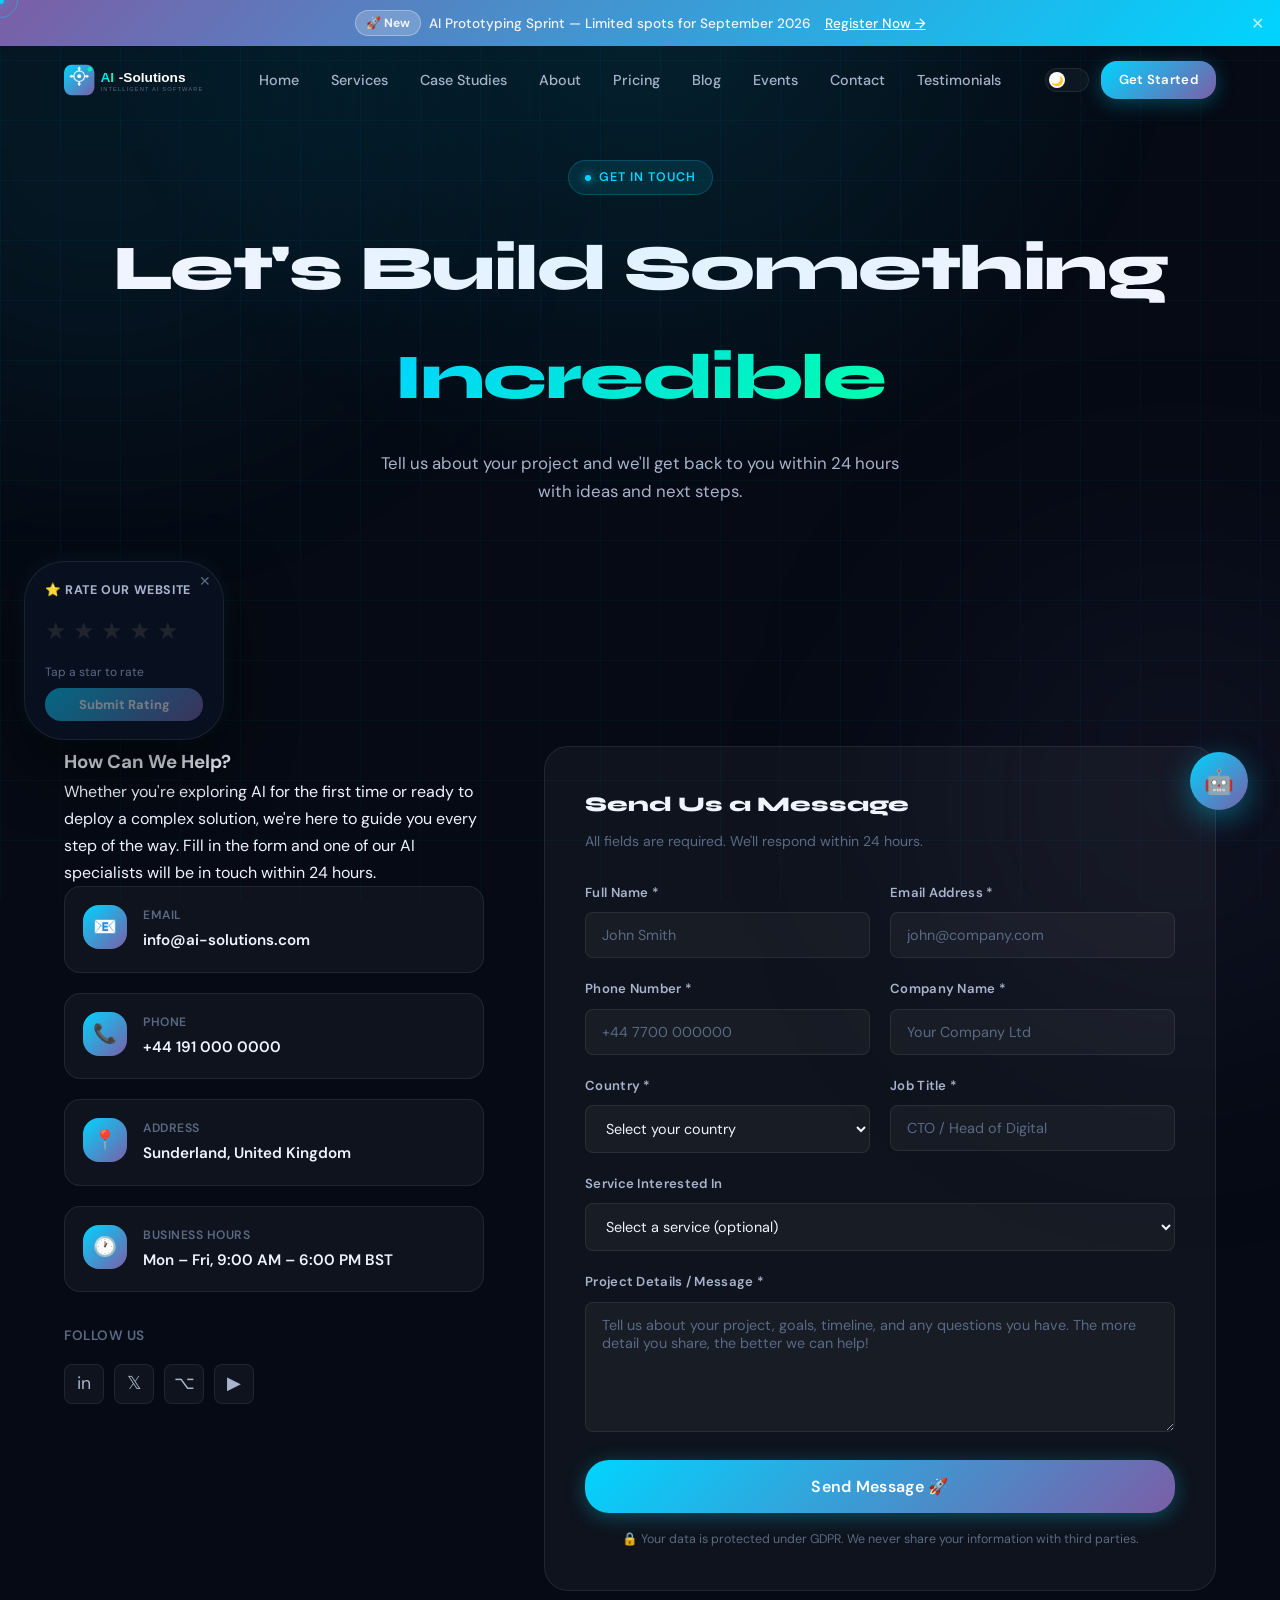
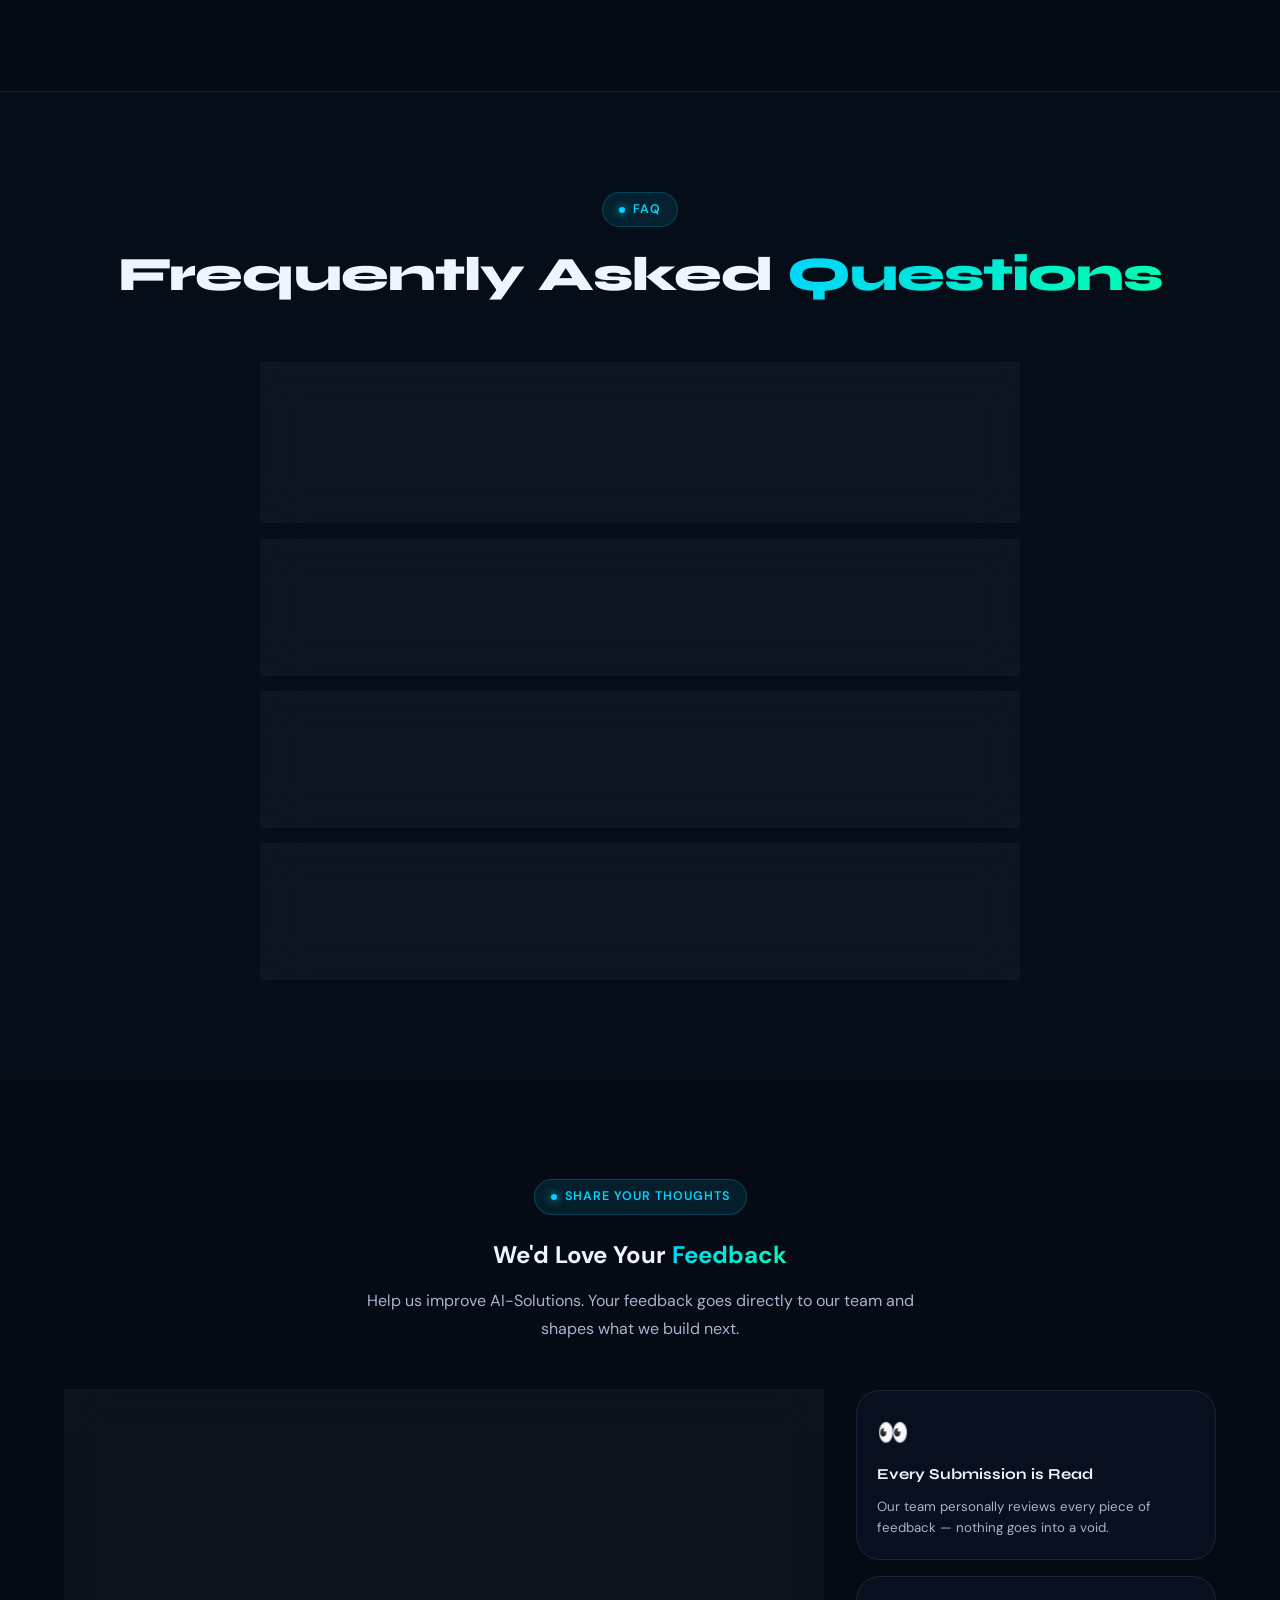
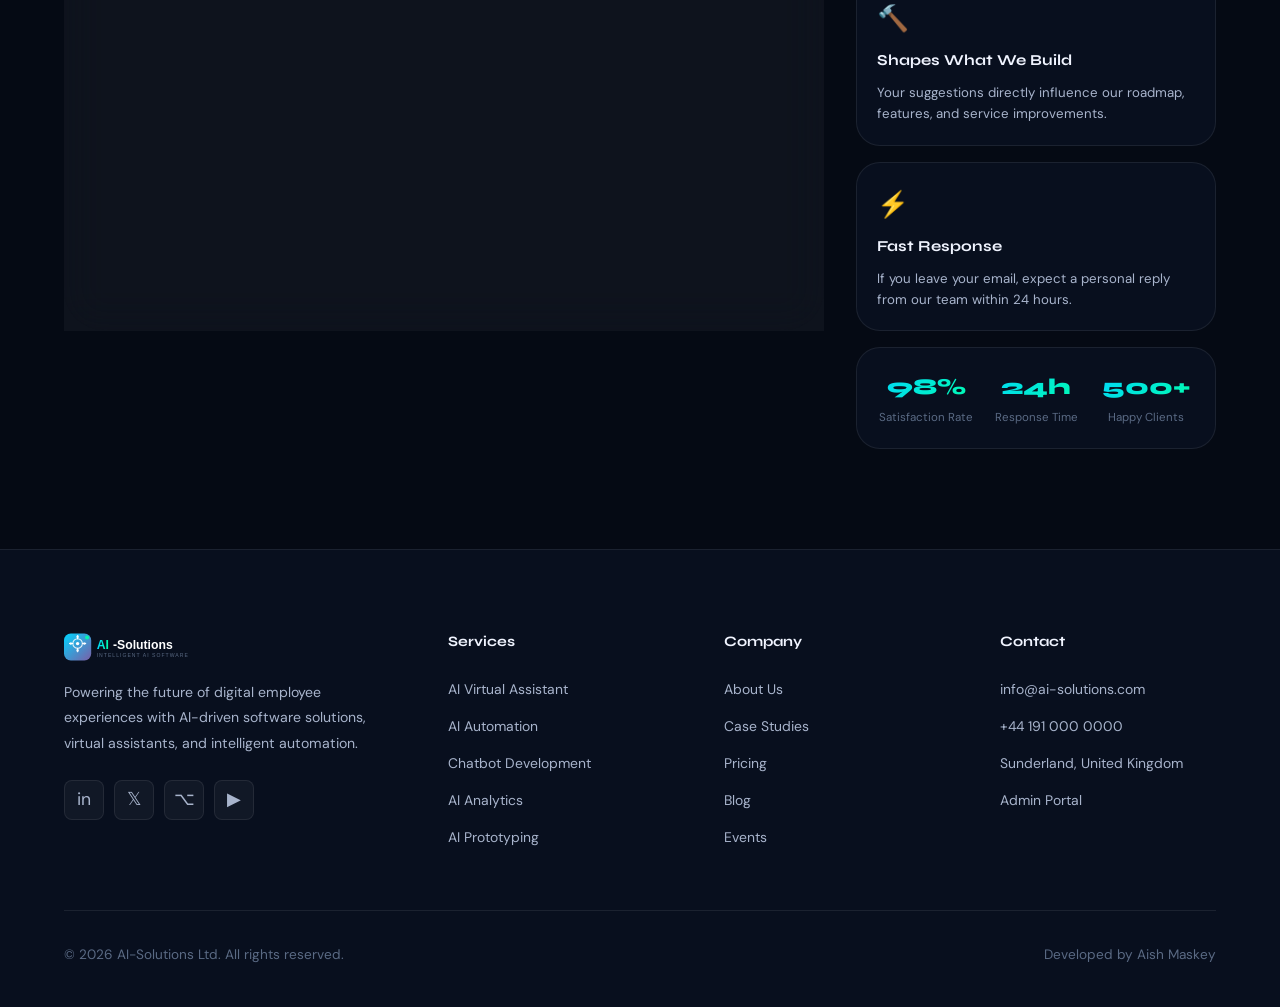
<file: pages/contact.html>
<!DOCTYPE html>
<html lang="en">
<head>
  <meta charset="UTF-8" /><meta name="viewport" content="width=device-width, initial-scale=1.0" />
  <meta name="description" content="Get in touch with AI-Solutions — book a free consultation." />
  <title>Contact Us — AI-Solutions</title>
  <link rel="icon" href="../images/favicon.svg" type="image/svg+xml" />
  <link rel="stylesheet" href="../css/style.css?v=2" />
  <link rel="stylesheet" href="../css/extras.css?v=2" />
  <link rel="preconnect" href="https://fonts.googleapis.com" />
  <link rel="preconnect" href="https://fonts.gstatic.com" crossorigin />
</head>
<body>
<!-- Preloader -->
<div id="preloader"><div class="preloader-logo"><img src="../images/logo.svg" alt="AI-Solutions" /></div><div class="preloader-bar-wrap"><div class="preloader-bar"></div></div><div class="preloader-text">Loading AI-Solutions…</div></div>
<!-- Announcement Bar -->
<div id="announce-bar"><div class="announce-text"><span class="announce-badge">🚀 New</span>AI Prototyping Sprint — Limited spots for September 2026<a href="register-event.html" style="color:#fff;text-decoration:underline;margin-left:6px;">Register Now →</a></div><button class="announce-close" id="announce-close">✕</button></div>
<div id="cursor-dot"></div><div id="cursor-ring"></div>
<div id="scroll-progress"></div><div id="toast-container"></div>
<div class="bg-grid"></div><div class="orb orb-1"></div><div class="orb orb-2"></div>
<!-- Navbar -->
<nav class="navbar" id="navbar">
  <a href="../index.html" class="nav-logo"><img src="../images/logo.svg" alt="AI-Solutions Logo" style="height:38px;width:auto;" /></a>
  <ul class="nav-links" id="nav-links">
    <li><a href="../index.html">Home</a></li>
    <li><a href="services.html">Services</a></li>
    <li><a href="projects.html">Case Studies</a></li>
    <li><a href="about.html">About</a></li>
    <li><a href="pricing.html">Pricing</a></li>
    <li><a href="blog.html">Blog</a></li>
    <li><a href="events.html">Events</a></li>
    <li><a href="contact.html" class="active">Contact</a></li>
    <li><a href="testimonials.html">Testimonials</a></li>
  </ul>
  <div class="nav-cta">
    <div class="theme-toggle" id="theme-toggle" title="Toggle dark/light mode"><div class="theme-toggle-thumb">🌙</div></div>
    <a href="contact.html" class="btn btn-primary btn-sm">Get Started</a>
    <button class="hamburger" id="hamburger"><span></span><span></span><span></span></button>
  </div>
</nav>
<section class="page-banner">
  <div class="section-tag">Get In Touch</div>
  <h1 class="page-banner-title">Let's Build Something <span class="logo-gradient">Incredible</span></h1>
  <p class="page-banner-sub">Tell us about your project and we'll get back to you within 24 hours with ideas and next steps.</p>
</section>

<!-- Contact Section -->
<section class="section-pad">
  <div class="container">
    <div class="contact-layout">

      <!-- Left: Info -->
      <div class="reveal">
        <h3>How Can We Help?</h3>
        <p>Whether you're exploring AI for the first time or ready to deploy a complex solution, we're here to guide you every step of the way. Fill in the form and one of our AI specialists will be in touch within 24 hours.</p>

        <div class="contact-items">
          <div class="ci-item">
            <div class="ci-icon">📧</div>
            <div>
              <div class="ci-lbl">Email</div>
              <div class="ci-val">info@ai-solutions.com</div>
            </div>
          </div>
          <div class="ci-item">
            <div class="ci-icon">📞</div>
            <div>
              <div class="ci-lbl">Phone</div>
              <div class="ci-val">+44 191 000 0000</div>
            </div>
          </div>
          <div class="ci-item">
            <div class="ci-icon">📍</div>
            <div>
              <div class="ci-lbl">Address</div>
              <div class="ci-val">Sunderland, United Kingdom</div>
            </div>
          </div>
          <div class="ci-item">
            <div class="ci-icon">🕐</div>
            <div>
              <div class="ci-lbl">Business Hours</div>
              <div class="ci-val">Mon – Fri, 9:00 AM – 6:00 PM BST</div>
            </div>
          </div>
        </div>

        <!-- Social Links -->
        <div style="margin-top:32px;">
          <p style="font-size:0.85rem;color:var(--text-muted);font-weight:600;text-transform:uppercase;letter-spacing:0.5px;margin-bottom:16px;">Follow Us</p>
          <div class="social-links">
            <a href="#" class="slink" title="LinkedIn">in</a>
            <a href="#" class="slink" title="Twitter">𝕏</a>
            <a href="#" class="slink" title="GitHub">⌥</a>
            <a href="#" class="slink" title="YouTube">▶</a>
          </div>
        </div>
      </div>

      <!-- Right: Form -->
      <div class="contact-form-box reveal delay-2">
        <h3 style="font-family:var(--font-display);font-size:1.3rem;font-weight:800;margin-bottom:8px;">Send Us a Message</h3>
        <p style="font-size:0.88rem;color:var(--text-muted);margin-bottom:28px;">All fields are required. We'll respond within 24 hours.</p>

        <form id="contact-form" novalidate>
          <div class="form-grid">
            <div class="form-group">
              <label for="full_name">Full Name *</label>
              <input type="text" id="full_name" name="full_name" placeholder="John Smith" required />
            </div>
            <div class="form-group">
              <label for="email">Email Address *</label>
              <input type="email" id="email" name="email" placeholder="john@company.com" required />
            </div>
            <div class="form-group">
              <label for="phone">Phone Number *</label>
              <input type="tel" id="phone" name="phone" placeholder="+44 7700 000000" required />
            </div>
            <div class="form-group">
              <label for="company">Company Name *</label>
              <input type="text" id="company" name="company" placeholder="Your Company Ltd" required />
            </div>
            <div class="form-group">
              <label for="country">Country *</label>
              <select id="country" name="country" required>
                <option value="" disabled selected>Select your country</option>
                <option>Afghanistan</option><option>Albania</option><option>Algeria</option><option>Andorra</option><option>Angola</option><option>Antigua and Barbuda</option><option>Argentina</option><option>Armenia</option><option>Australia</option><option>Austria</option><option>Azerbaijan</option>
                <option>Bahamas</option><option>Bahrain</option><option>Bangladesh</option><option>Barbados</option><option>Belarus</option><option>Belgium</option><option>Belize</option><option>Benin</option><option>Bhutan</option><option>Bolivia</option><option>Bosnia and Herzegovina</option><option>Botswana</option><option>Brazil</option><option>Brunei</option><option>Bulgaria</option><option>Burkina Faso</option><option>Burundi</option>
                <option>Cabo Verde</option><option>Cambodia</option><option>Cameroon</option><option>Canada</option><option>Central African Republic</option><option>Chad</option><option>Chile</option><option>China</option><option>Colombia</option><option>Comoros</option><option>Congo (Brazzaville)</option><option>Congo (Kinshasa)</option><option>Costa Rica</option><option>Croatia</option><option>Cuba</option><option>Cyprus</option><option>Czech Republic</option>
                <option>Denmark</option><option>Djibouti</option><option>Dominica</option><option>Dominican Republic</option>
                <option>Ecuador</option><option>Egypt</option><option>El Salvador</option><option>Equatorial Guinea</option><option>Eritrea</option><option>Estonia</option><option>Eswatini</option><option>Ethiopia</option>
                <option>Fiji</option><option>Finland</option><option>France</option>
                <option>Gabon</option><option>Gambia</option><option>Georgia</option><option>Germany</option><option>Ghana</option><option>Greece</option><option>Grenada</option><option>Guatemala</option><option>Guinea</option><option>Guinea-Bissau</option><option>Guyana</option>
                <option>Haiti</option><option>Honduras</option><option>Hungary</option>
                <option>Iceland</option><option>India</option><option>Indonesia</option><option>Iran</option><option>Iraq</option><option>Ireland</option><option>Israel</option><option>Italy</option>
                <option>Jamaica</option><option>Japan</option><option>Jordan</option>
                <option>Kazakhstan</option><option>Kenya</option><option>Kiribati</option><option>Kuwait</option><option>Kyrgyzstan</option>
                <option>Laos</option><option>Latvia</option><option>Lebanon</option><option>Lesotho</option><option>Liberia</option><option>Libya</option><option>Liechtenstein</option><option>Lithuania</option><option>Luxembourg</option>
                <option>Madagascar</option><option>Malawi</option><option>Malaysia</option><option>Maldives</option><option>Mali</option><option>Malta</option><option>Marshall Islands</option><option>Mauritania</option><option>Mauritius</option><option>Mexico</option><option>Micronesia</option><option>Moldova</option><option>Monaco</option><option>Mongolia</option><option>Montenegro</option><option>Morocco</option><option>Mozambique</option><option>Myanmar</option>
                <option>Namibia</option><option>Nauru</option><option>Nepal</option><option>Netherlands</option><option>New Zealand</option><option>Nicaragua</option><option>Niger</option><option>Nigeria</option><option>North Korea</option><option>North Macedonia</option><option>Norway</option>
                <option>Oman</option>
                <option>Pakistan</option><option>Palau</option><option>Palestine</option><option>Panama</option><option>Papua New Guinea</option><option>Paraguay</option><option>Peru</option><option>Philippines</option><option>Poland</option><option>Portugal</option>
                <option>Qatar</option>
                <option>Romania</option><option>Russia</option><option>Rwanda</option>
                <option>Saint Kitts and Nevis</option><option>Saint Lucia</option><option>Saint Vincent and the Grenadines</option><option>Samoa</option><option>San Marino</option><option>Sao Tome and Principe</option><option>Saudi Arabia</option><option>Senegal</option><option>Serbia</option><option>Seychelles</option><option>Sierra Leone</option><option>Singapore</option><option>Slovakia</option><option>Slovenia</option><option>Solomon Islands</option><option>Somalia</option><option>South Africa</option><option>South Korea</option><option>South Sudan</option><option>Spain</option><option>Sri Lanka</option><option>Sudan</option><option>Suriname</option><option>Sweden</option><option>Switzerland</option><option>Syria</option>
                <option>Taiwan</option><option>Tajikistan</option><option>Tanzania</option><option>Thailand</option><option>Timor-Leste</option><option>Togo</option><option>Tonga</option><option>Trinidad and Tobago</option><option>Tunisia</option><option>Turkey</option><option>Turkmenistan</option><option>Tuvalu</option>
                <option>Uganda</option><option>Ukraine</option><option>United Arab Emirates</option><option>United Kingdom</option><option>United States</option><option>Uruguay</option><option>Uzbekistan</option>
                <option>Vanuatu</option><option>Vatican City</option><option>Venezuela</option><option>Vietnam</option>
                <option>Yemen</option>
                <option>Zambia</option><option>Zimbabwe</option>
              </select>
            </div>
            <div class="form-group">
              <label for="job_title">Job Title *</label>
              <input type="text" id="job_title" name="job_title" placeholder="CTO / Head of Digital" required />
            </div>
            <div class="form-group full">
              <label for="service">Service Interested In</label>
              <select id="service" name="service">
                <option value="" disabled selected>Select a service (optional)</option>
                <option value="Schedule a Demo">📅 Schedule a Demo</option>
                <option value="Join Our Events">🎟️ Join Our Events</option>
                <option value="AI Virtual Assistant">AI Virtual Assistant</option>
                <option value="AI Automation">AI Automation</option>
                <option value="AI Chatbot Development">AI Chatbot Development</option>
                <option value="AI Analytics">AI Analytics</option>
                <option value="Smart Business Solutions">Smart Business Solutions</option>
                <option value="AI Prototyping">AI Prototyping Solutions</option>
                <option value="Not sure">Not sure yet</option>
              </select>
            </div>
            <div class="form-group full">
              <label for="job_details">Project Details / Message *</label>
              <textarea id="job_details" name="job_details" placeholder="Tell us about your project, goals, timeline, and any questions you have. The more detail you share, the better we can help!" required></textarea>
            </div>
          </div>

          <!-- Honeypot (anti-spam) -->
          <input type="text" name="website" style="display:none;" tabindex="-1" autocomplete="off" />

          <div style="margin-top:28px;">
            <button type="submit" class="btn btn-primary btn-lg" style="width:100%;justify-content:center;">
              Send Message 🚀
            </button>
          </div>

          <!-- Form Message -->
          <div class="form-msg" id="form-msg"></div>

          <p style="font-size:0.78rem;color:var(--text-muted);margin-top:16px;text-align:center;">
            🔒 Your data is protected under GDPR. We never share your information with third parties.
          </p>
        </form>
      </div>
    </div>
  </div>
</section>

<!-- FAQ Section -->
<section class="section-pad" style="background:rgba(0,212,255,0.02);border-top:1px solid var(--border);">
  <div class="container">
    <div class="text-center reveal">
      <div class="section-tag">FAQ</div>
      <h2 class="section-title">Frequently Asked <span>Questions</span></h2>
    </div>
    <div style="max-width:760px;margin:60px auto 0;display:flex;flex-direction:column;gap:16px;">
      <div class="glass-card reveal delay-1" style="padding:24px 28px;">
        <h4 style="font-family:var(--font-display);font-weight:700;margin-bottom:10px;">How long does a typical AI project take?</h4>
        <p style="font-size:0.9rem;color:var(--text-secondary);line-height:1.7;">Project timelines vary based on complexity. A chatbot or virtual assistant typically takes 4–8 weeks. Full AI analytics platforms or automation systems range from 8–16 weeks. Our prototyping service delivers a working MVP in as little as 2 weeks.</p>
      </div>
      <div class="glass-card reveal delay-2" style="padding:24px 28px;">
        <h4 style="font-family:var(--font-display);font-weight:700;margin-bottom:10px;">Do I need technical knowledge to work with you?</h4>
        <p style="font-size:0.9rem;color:var(--text-secondary);line-height:1.7;">Not at all. We work with business leaders, not just engineers. We translate your business goals into technical solutions and keep you informed with clear, jargon-free communication throughout.</p>
      </div>
      <div class="glass-card reveal delay-3" style="padding:24px 28px;">
        <h4 style="font-family:var(--font-display);font-weight:700;margin-bottom:10px;">What industries do you work with?</h4>
        <p style="font-size:0.9rem;color:var(--text-secondary);line-height:1.7;">We've delivered AI solutions across FinTech, HealthTech, EdTech, Retail, SaaS, HR, and more. Our technology is industry-agnostic — if you have a workflow or data challenge, we can help.</p>
      </div>
      <div class="glass-card reveal delay-1" style="padding:24px 28px;">
        <h4 style="font-family:var(--font-display);font-weight:700;margin-bottom:10px;">How is pricing structured?</h4>
        <p style="font-size:0.9rem;color:var(--text-secondary);line-height:1.7;">Pricing is project-based and tailored to your specific needs. We provide a detailed quote after a discovery call. We offer both fixed-price projects and retainer-based ongoing support arrangements.</p>
      </div>
    </div>
  </div>
</section>



<!-- Footer -->

<!-- FEEDBACK SECTION -->
<section class="feedback-section section-pad" id="feedback-section">
  <div class="container">
    <div class="section-header reveal">
      <div class="section-tag">Share Your Thoughts</div>
      <h2>We'd Love Your <span class="gradient-text">Feedback</span></h2>
      <p>Help us improve AI-Solutions. Your feedback goes directly to our team and shapes what we build next.</p>
    </div>
    <div class="feedback-grid reveal">
      <!-- Left: Form -->
      <div class="feedback-form-card glass-card">
        <div id="feedback-form-wrap">
          <div class="feedback-fields">
            <div class="fb-row">
              <div class="fb-group">
                <label class="fb-label">Your Name <span class="fb-req">*</span></label>
                <input type="text" id="fb-name" class="fb-input" placeholder="John Smith" maxlength="120"/>
              </div>
              <div class="fb-group">
                <label class="fb-label">Email (optional)</label>
                <input type="email" id="fb-email" class="fb-input" placeholder="john@company.com"/>
              </div>
            </div>
            <div class="fb-row">
              <div class="fb-group">
                <label class="fb-label">Category</label>
                <select id="fb-category" class="fb-input fb-select">
                  <option value="General">💬 General</option>
                  <option value="UI/UX">🎨 UI / UX Design</option>
                  <option value="Services">🤖 Services</option>
                  <option value="Pricing">💰 Pricing</option>
                  <option value="Support">🛡️ Support</option>
                  <option value="Other">📝 Other</option>
                </select>
              </div>
              <div class="fb-group">
                <label class="fb-label">Your Rating</label>
                <div class="fb-star-row" id="fb-stars">
                  <span class="fb-star" data-val="1">★</span>
                  <span class="fb-star" data-val="2">★</span>
                  <span class="fb-star" data-val="3">★</span>
                  <span class="fb-star" data-val="4">★</span>
                  <span class="fb-star" data-val="5">★</span>
                  <span class="fb-star-label" id="fb-star-label">Select rating</span>
                </div>
              </div>
            </div>
            <div class="fb-group">
              <label class="fb-label">Your Feedback <span class="fb-req">*</span></label>
              <textarea id="fb-message" class="fb-input fb-textarea" placeholder="Tell us what you think — what's working well, what could be better, or any suggestions you have…" maxlength="1000"></textarea>
              <div class="fb-char-count"><span id="fb-char">0</span>/1000</div>
            </div>
            <div class="fb-error" id="fb-error"></div>
            <button class="btn btn-primary btn-lg fb-submit" id="fb-submit">
              <span id="fb-btn-text">📤 Submit Feedback</span>
            </button>
          </div>
        </div>
        <div class="fb-success" id="fb-success" style="display:none;">
          <div class="fb-success-icon">🎉</div>
          <h3>Thank You!</h3>
          <p>Your feedback has been received. Our team reviews every submission and uses it to make AI-Solutions better.</p>
          <button class="btn btn-outline btn-sm" id="fb-again">Submit Another</button>
        </div>
      </div>
      <!-- Right: Why feedback matters -->
      <div class="feedback-info">
        <div class="fb-info-card reveal delay-1">
          <div class="fb-info-icon">👀</div>
          <h4>Every Submission is Read</h4>
          <p>Our team personally reviews every piece of feedback — nothing goes into a void.</p>
        </div>
        <div class="fb-info-card reveal delay-2">
          <div class="fb-info-icon">🔨</div>
          <h4>Shapes What We Build</h4>
          <p>Your suggestions directly influence our roadmap, features, and service improvements.</p>
        </div>
        <div class="fb-info-card reveal delay-3">
          <div class="fb-info-icon">⚡</div>
          <h4>Fast Response</h4>
          <p>If you leave your email, expect a personal reply from our team within 24 hours.</p>
        </div>
        <div class="fb-stats-row">
          <div class="fb-stat"><div class="fb-stat-num">98%</div><div class="fb-stat-lbl">Satisfaction Rate</div></div>
          <div class="fb-stat"><div class="fb-stat-num">24h</div><div class="fb-stat-lbl">Response Time</div></div>
          <div class="fb-stat"><div class="fb-stat-num">500+</div><div class="fb-stat-lbl">Happy Clients</div></div>
        </div>
      </div>
    </div>
  </div>
</section>

<footer><div class="container">
  <div class="footer-grid">
    <div class="footer-brand">
      <div class="f-logo"><img src="../images/logo.svg" alt="AI-Solutions" style="height:34px;width:auto;" /></div>
      <p style="margin-top:12px;">Powering the future of digital employee experiences with AI-driven software solutions, virtual assistants, and intelligent automation.</p>
      <div class="social-links"><a href="#" class="slink" title="LinkedIn">in</a><a href="#" class="slink" title="Twitter">𝕏</a><a href="#" class="slink" title="GitHub">⌥</a><a href="#" class="slink" title="YouTube">▶</a></div>
    </div>
    <div class="footer-col"><h4>Services</h4><ul>
      <li><a href="services.html#virtual-assistant">AI Virtual Assistant</a></li>
      <li><a href="services.html#automation">AI Automation</a></li>
      <li><a href="services.html#chatbot">Chatbot Development</a></li>
      <li><a href="services.html#analytics">AI Analytics</a></li>
      <li><a href="services.html#prototyping">AI Prototyping</a></li>
    </ul></div>
    <div class="footer-col"><h4>Company</h4><ul>
      <li><a href="about.html">About Us</a></li>
      <li><a href="projects.html">Case Studies</a></li>
      <li><a href="pricing.html">Pricing</a></li>
      <li><a href="blog.html">Blog</a></li>
      <li><a href="events.html">Events</a></li>
    </ul></div>
    <div class="footer-col"><h4>Contact</h4><ul>
      <li><a href="mailto:info@ai-solutions.com">info@ai-solutions.com</a></li>
      <li><a href="tel:+441910000000">+44 191 000 0000</a></li>
      <li><a href="#">Sunderland, United Kingdom</a></li>
      <li><a href="../admin/login.html">Admin Portal</a></li>
    </ul></div>
  </div>
  <div class="footer-bottom">
    <span>&copy; 2026 AI-Solutions Ltd. All rights reserved.</span>
    <span>Developed by Aish Maskey</span>
  </div>
</div></footer>

<!-- Cookie Banner -->
<div id="cookie-banner">
  <div class="cookie-title">🍪 Cookie Preferences</div>
  <div class="cookie-text">We use cookies to improve your experience and analyse site traffic. By clicking "Accept", you consent to our use of cookies.</div>
  <div class="cookie-actions"><button id="cookie-accept" class="btn btn-primary btn-sm">Accept All</button><button id="cookie-decline" class="btn btn-ghost btn-sm">Decline</button></div>
</div>
<!-- Progress Ring -->
<div class="progress-ring-wrap" id="progress-ring-wrap">
  <svg class="progress-ring-svg" width="52" height="52" viewBox="0 0 52 52">
    <defs><linearGradient id="ringGrad" x1="0%" y1="0%" x2="100%" y2="0%"><stop offset="0%" style="stop-color:#00d4ff"/><stop offset="100%" style="stop-color:#00ffaa"/></linearGradient></defs>
    <circle class="progress-ring-track" cx="26" cy="26" r="20"/>
    <circle class="progress-ring-fill" id="ring-fill" cx="26" cy="26" r="20"/>
  </svg>
  <button class="progress-ring-btn" id="ring-btn" title="Back to top">↑</button>
</div><!-- Chatbot -->
<button class="chatbot-toggle" id="cb-toggle" title="Chat with ARIA">🤖</button>
<div class="chatbot-win" id="cb-win">
  <div class="chat-header"><div class="chat-avatar">🤖</div><div><div class="chat-name">ARIA — AI Assistant</div><div class="chat-status">Online</div></div><button class="chat-x" id="cb-close">✕</button></div>
  <div class="chat-msgs" id="cb-msgs"></div>
  <div class="chat-footer"><input type="text" id="cb-input" placeholder="Ask me anything…" autocomplete="off" /><button class="chat-send" id="cb-send">➤</button></div>
</div>
<!-- Modal -->
<div class="modal-overlay" id="proj-modal">
  <div class="modal-box">
    <button class="modal-close" id="m-close">✕</button>
    <div class="section-tag" id="m-cat" style="margin-bottom:16px;">Category</div>
    <h2 class="section-title" id="m-title" style="font-size:1.8rem;margin-bottom:16px;"></h2>
    <p id="m-desc" style="color:var(--text-secondary);line-height:1.8;margin-bottom:24px;"></p>
    <div style="display:flex;gap:10px;flex-wrap:wrap;margin-bottom:28px;"><span class="stag">AI Powered</span><span class="stag">Machine Learning</span><span class="stag">Cloud Native</span></div>
    <div style="display:flex;gap:12px;"><a href="contact.html" class="btn btn-primary">Start Similar Project</a><button class="btn btn-outline" onclick="document.getElementById('proj-modal').classList.remove('open')">Close</button></div>
  </div>
</div>
<script src="../js/main.js?v=2"></script>
<script src="../js/features.js?v=2"></script>
<script src="../js/extras.js?v=3"></script>
</body></html>
</file>
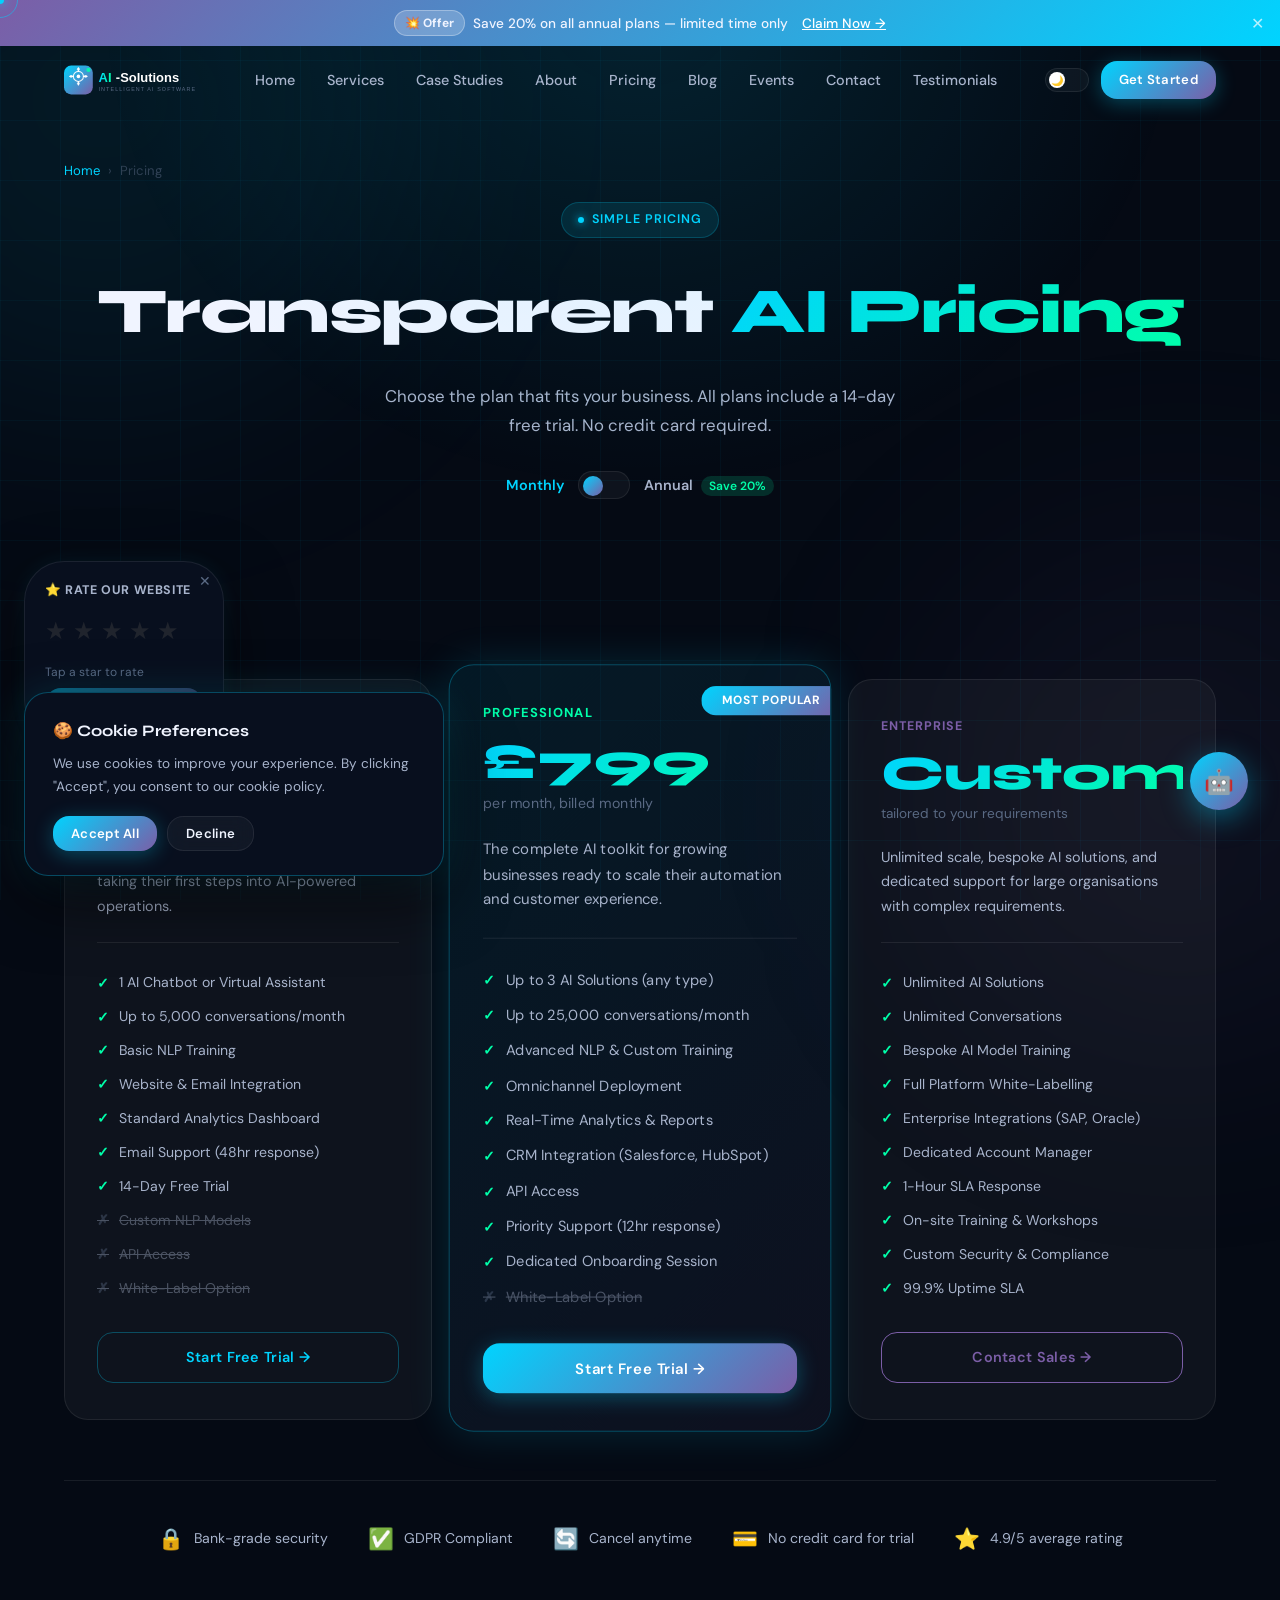
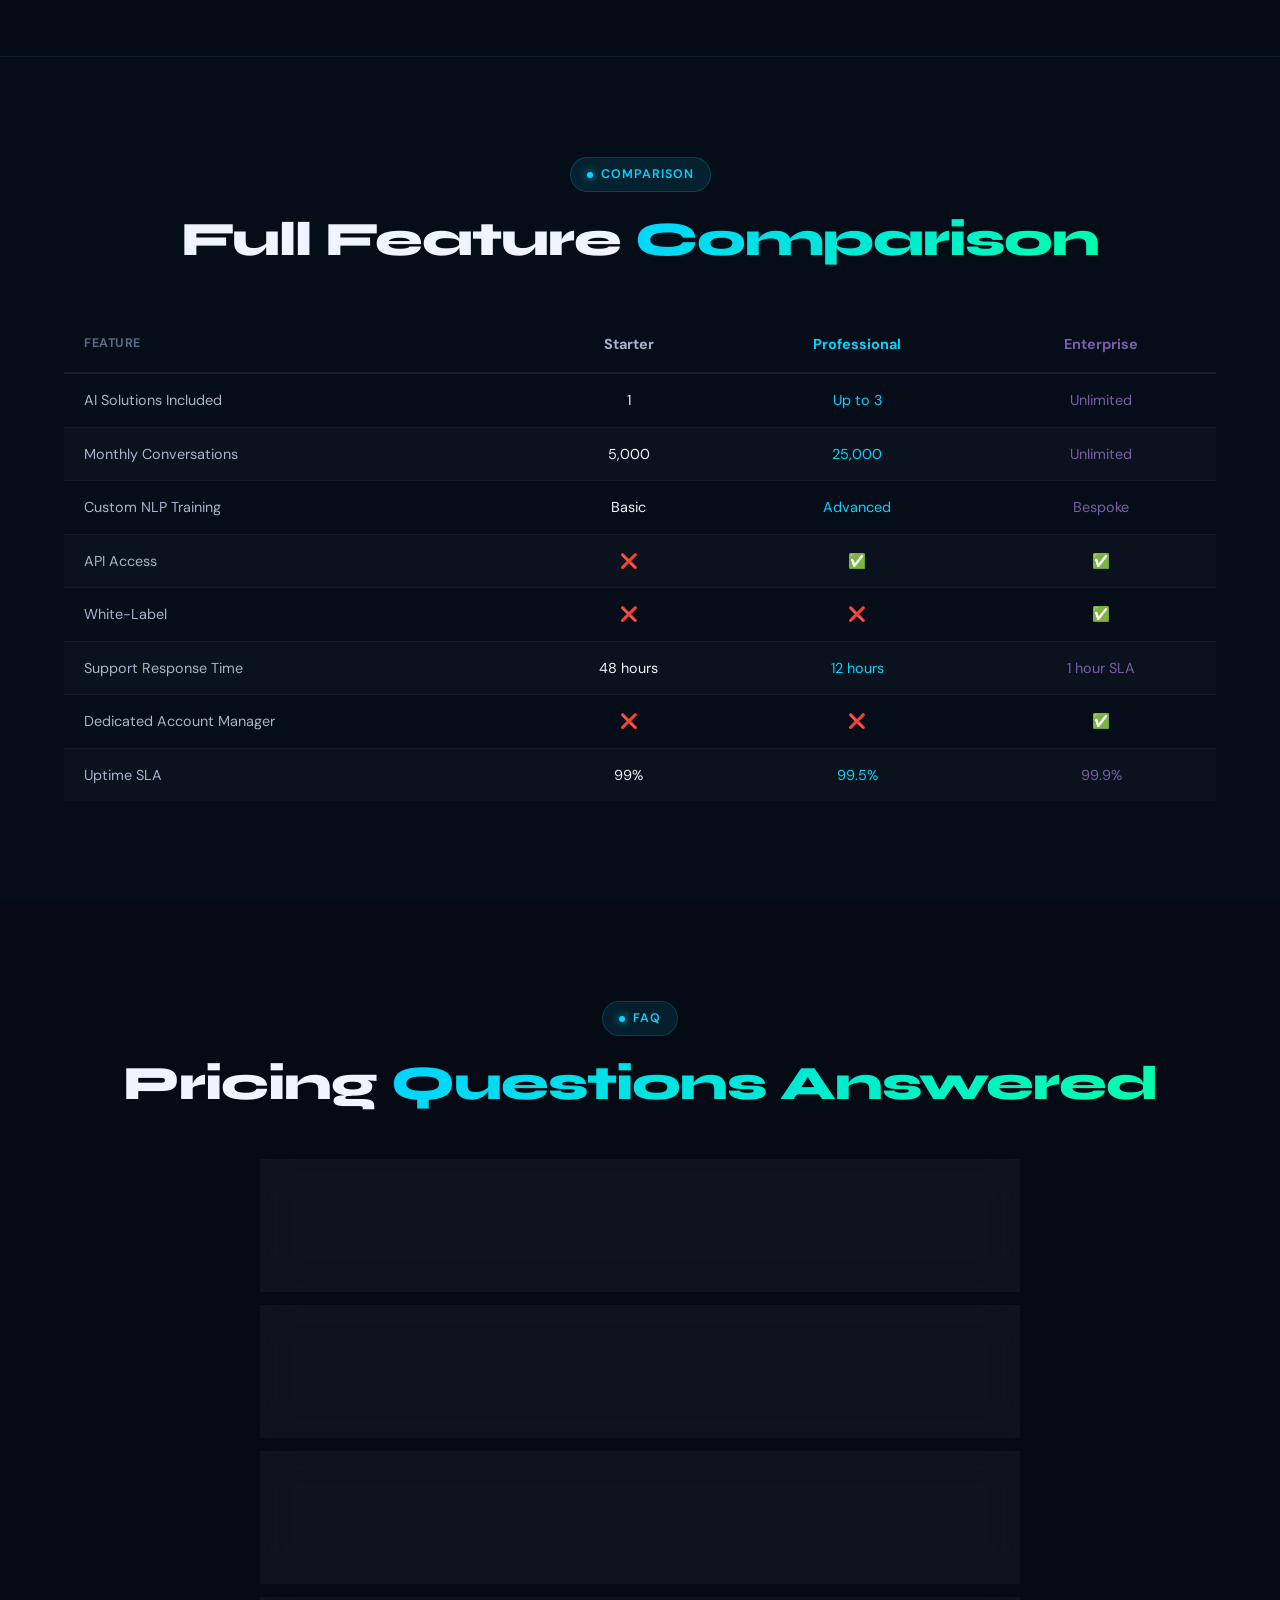
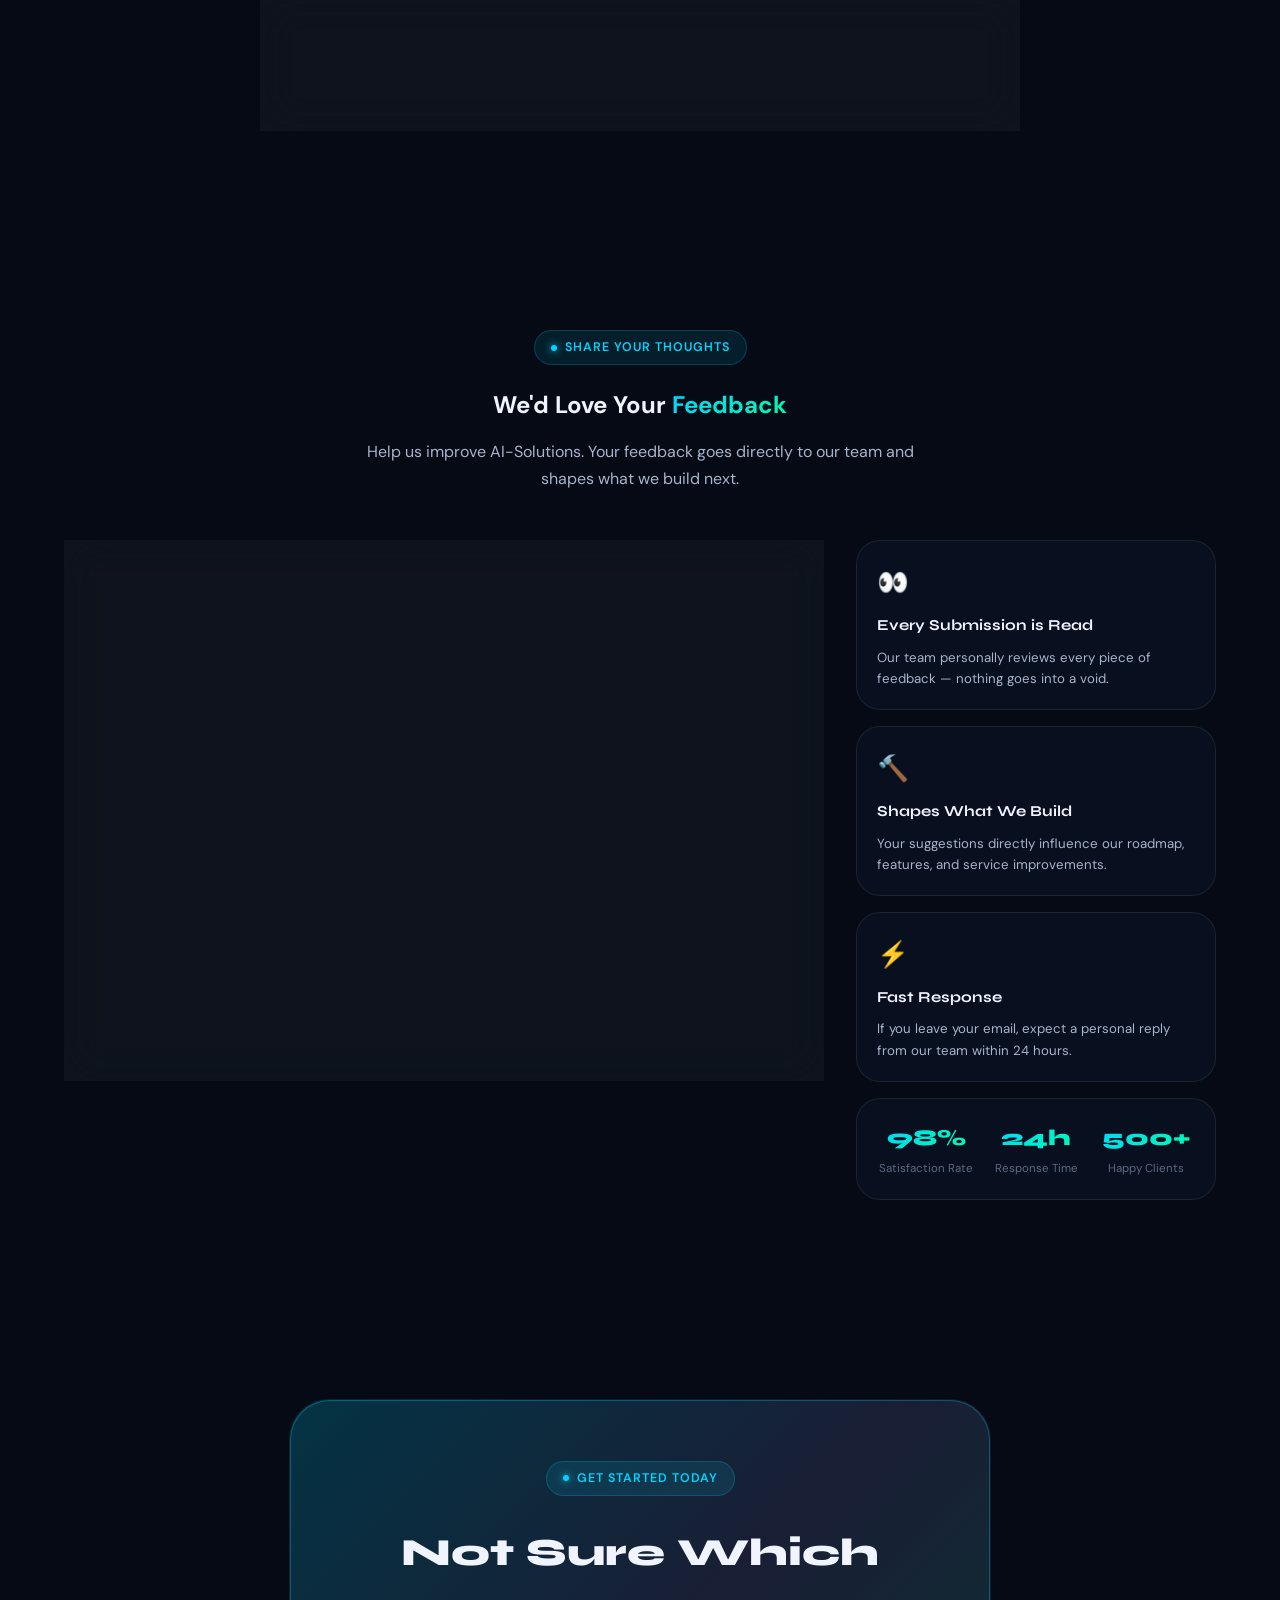
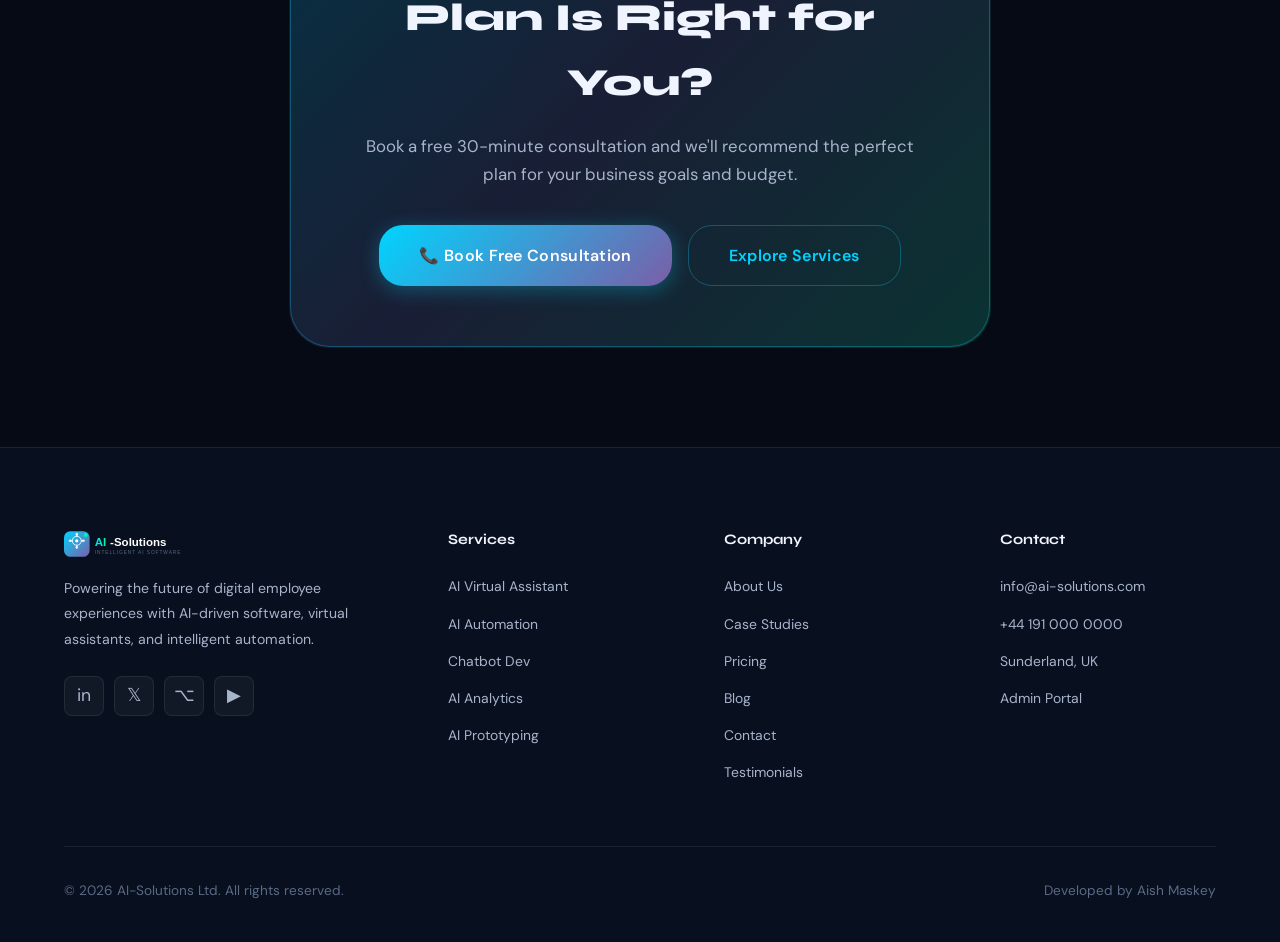
<file: pages/pricing.html>
<!DOCTYPE html>
<html lang="en">
<head>
  <meta charset="UTF-8" /><meta name="viewport" content="width=device-width, initial-scale=1.0" />
  <meta name="description" content="AI-Solutions Pricing — Flexible AI plans for startups, growing businesses, and enterprises." />
  <title>Pricing — AI-Solutions</title>
  <link rel="icon" href="../images/favicon.svg" type="image/svg+xml" />
  <link rel="stylesheet" href="../css/style.css?v=2" />
  <link rel="stylesheet" href="../css/extras.css?v=2" />
  <link rel="preconnect" href="https://fonts.googleapis.com" />
  <link rel="preconnect" href="https://fonts.gstatic.com" crossorigin />
</head>
<body>

<!-- Preloader -->
<div id="preloader">
  <div class="preloader-logo"><img src="../images/logo.svg" alt="AI-Solutions" /></div>
  <div class="preloader-bar-wrap"><div class="preloader-bar"></div></div>
  <div class="preloader-text">Loading AI-Solutions…</div>
</div>

<!-- Announcement Bar -->
<div id="announce-bar">
  <div class="announce-text">
    <span class="announce-badge">💥 Offer</span>
    Save 20% on all annual plans — limited time only
    <a href="contact.html" style="color:#fff;text-decoration:underline;margin-left:6px;">Claim Now →</a>
  </div>
  <button class="announce-close" id="announce-close">✕</button>
</div>

<div id="cursor-dot"></div><div id="cursor-ring"></div>
<div id="scroll-progress"></div>
<div id="toast-container"></div>
<div class="bg-grid"></div><div class="orb orb-1"></div><div class="orb orb-2"></div>

<!-- Navbar -->
<nav class="navbar" id="navbar">
  <a href="../index.html" class="nav-logo">
    <img src="../images/logo.svg" alt="AI-Solutions" style="height:36px;width:auto;" />
  </a>
  <ul class="nav-links" id="nav-links">
    <li><a href="../index.html">Home</a></li>
    <li><a href="services.html">Services</a></li>
    <li><a href="projects.html">Case Studies</a></li>
    <li><a href="about.html">About</a></li>
    <li><a href="pricing.html" class="active">Pricing</a></li>
    <li><a href="blog.html">Blog</a></li>
    <li><a href="events.html">Events</a></li>
    <li><a href="contact.html">Contact</a></li>
    <li><a href="testimonials.html">Testimonials</a></li>
  </ul>
  <div class="nav-cta">
    <div class="theme-toggle" id="theme-toggle" title="Toggle theme">
      <div class="theme-toggle-thumb">🌙</div>
    </div>
    <a href="contact.html" class="btn btn-primary btn-sm">Get Started</a>
    <button class="hamburger" id="hamburger"><span></span><span></span><span></span></button>
  </div>
</nav>

<!-- Banner -->
<section class="page-banner">
  <div class="breadcrumb">
    <a href="../index.html">Home</a><span>›</span><span>Pricing</span>
  </div>
  <div class="section-tag">Simple Pricing</div>
  <h1 class="page-banner-title">Transparent <span class="logo-gradient">AI Pricing</span></h1>
  <p class="page-banner-sub">Choose the plan that fits your business. All plans include a 14-day free trial. No credit card required.</p>

  <!-- Billing Toggle -->
  <div style="display:flex;align-items:center;justify-content:center;gap:14px;margin-top:32px;font-size:0.9rem;font-weight:600;">
    <span id="monthly-lbl" style="color:var(--accent);">Monthly</span>
    <div style="width:52px;height:28px;border-radius:100px;background:var(--bg-card);border:1px solid var(--border);position:relative;cursor:pointer;" id="billing-toggle">
      <div id="billing-thumb" style="position:absolute;top:4px;left:4px;width:20px;height:20px;border-radius:50%;background:linear-gradient(135deg,var(--accent),var(--accent2));transition:all 0.3s;"></div>
    </div>
    <span id="annual-lbl" style="color:var(--text-secondary);">Annual <span style="background:rgba(0,255,170,0.15);color:var(--accent3);padding:2px 8px;border-radius:100px;font-size:0.75rem;margin-left:4px;">Save 20%</span></span>
  </div>
</section>

<!-- Pricing Cards -->
<section class="section-pad" style="padding-top:40px;">
  <div class="container">
    <div class="pricing-grid">

      <!-- Starter -->
      <div class="pricing-card reveal delay-1">
        <div class="pricing-plan">Starter</div>
        <div class="pricing-price" id="price-starter">£299</div>
        <div class="pricing-period" id="period-starter">per month, billed monthly</div>
        <div class="pricing-desc">Perfect for startups and small businesses taking their first steps into AI-powered operations.</div>
        <ul class="pricing-features">
          <li><span class="pf-check">✓</span> 1 AI Chatbot or Virtual Assistant</li>
          <li><span class="pf-check">✓</span> Up to 5,000 conversations/month</li>
          <li><span class="pf-check">✓</span> Basic NLP Training</li>
          <li><span class="pf-check">✓</span> Website & Email Integration</li>
          <li><span class="pf-check">✓</span> Standard Analytics Dashboard</li>
          <li><span class="pf-check">✓</span> Email Support (48hr response)</li>
          <li><span class="pf-check">✓</span> 14-Day Free Trial</li>
          <li class="disabled"><span class="pf-check">✗</span> Custom NLP Models</li>
          <li class="disabled"><span class="pf-check">✗</span> API Access</li>
          <li class="disabled"><span class="pf-check">✗</span> White-Label Option</li>
        </ul>
        <a href="contact.html" class="btn btn-outline" style="width:100%;justify-content:center;">Start Free Trial →</a>
      </div>

      <!-- Professional (Featured) -->
      <div class="pricing-card featured reveal delay-2">
        <div class="pricing-popular">Most Popular</div>
        <div class="pricing-plan" style="color:var(--accent3);">Professional</div>
        <div class="pricing-price" id="price-pro">£799</div>
        <div class="pricing-period" id="period-pro">per month, billed monthly</div>
        <div class="pricing-desc">The complete AI toolkit for growing businesses ready to scale their automation and customer experience.</div>
        <ul class="pricing-features">
          <li><span class="pf-check">✓</span> Up to 3 AI Solutions (any type)</li>
          <li><span class="pf-check">✓</span> Up to 25,000 conversations/month</li>
          <li><span class="pf-check">✓</span> Advanced NLP & Custom Training</li>
          <li><span class="pf-check">✓</span> Omnichannel Deployment</li>
          <li><span class="pf-check">✓</span> Real-Time Analytics & Reports</li>
          <li><span class="pf-check">✓</span> CRM Integration (Salesforce, HubSpot)</li>
          <li><span class="pf-check">✓</span> API Access</li>
          <li><span class="pf-check">✓</span> Priority Support (12hr response)</li>
          <li><span class="pf-check">✓</span> Dedicated Onboarding Session</li>
          <li class="disabled"><span class="pf-check">✗</span> White-Label Option</li>
        </ul>
        <a href="contact.html" class="btn btn-primary" style="width:100%;justify-content:center;">Start Free Trial →</a>
      </div>

      <!-- Enterprise -->
      <div class="pricing-card reveal delay-3">
        <div class="pricing-plan" style="color:var(--accent2);">Enterprise</div>
        <div class="pricing-price">Custom</div>
        <div class="pricing-period">tailored to your requirements</div>
        <div class="pricing-desc">Unlimited scale, bespoke AI solutions, and dedicated support for large organisations with complex requirements.</div>
        <ul class="pricing-features">
          <li><span class="pf-check">✓</span> Unlimited AI Solutions</li>
          <li><span class="pf-check">✓</span> Unlimited Conversations</li>
          <li><span class="pf-check">✓</span> Bespoke AI Model Training</li>
          <li><span class="pf-check">✓</span> Full Platform White-Labelling</li>
          <li><span class="pf-check">✓</span> Enterprise Integrations (SAP, Oracle)</li>
          <li><span class="pf-check">✓</span> Dedicated Account Manager</li>
          <li><span class="pf-check">✓</span> 1-Hour SLA Response</li>
          <li><span class="pf-check">✓</span> On-site Training & Workshops</li>
          <li><span class="pf-check">✓</span> Custom Security & Compliance</li>
          <li><span class="pf-check">✓</span> 99.9% Uptime SLA</li>
        </ul>
        <a href="contact.html" class="btn btn-outline" style="width:100%;justify-content:center;border-color:var(--accent2);color:var(--accent2);">Contact Sales →</a>
      </div>

    </div>

    <!-- Trust Row -->
    <div style="display:flex;align-items:center;justify-content:center;gap:40px;flex-wrap:wrap;margin-top:60px;padding-top:40px;border-top:1px solid var(--border);" class="reveal">
      <div style="display:flex;align-items:center;gap:10px;font-size:0.88rem;color:var(--text-secondary);">
        <span style="font-size:1.3rem;">🔒</span> Bank-grade security
      </div>
      <div style="display:flex;align-items:center;gap:10px;font-size:0.88rem;color:var(--text-secondary);">
        <span style="font-size:1.3rem;">✅</span> GDPR Compliant
      </div>
      <div style="display:flex;align-items:center;gap:10px;font-size:0.88rem;color:var(--text-secondary);">
        <span style="font-size:1.3rem;">🔄</span> Cancel anytime
      </div>
      <div style="display:flex;align-items:center;gap:10px;font-size:0.88rem;color:var(--text-secondary);">
        <span style="font-size:1.3rem;">💳</span> No credit card for trial
      </div>
      <div style="display:flex;align-items:center;gap:10px;font-size:0.88rem;color:var(--text-secondary);">
        <span style="font-size:1.3rem;">⭐</span> 4.9/5 average rating
      </div>
    </div>
  </div>
</section>

<!-- Feature Comparison Table -->
<section class="section-pad" style="background:rgba(0,212,255,0.02);border-top:1px solid var(--border);">
  <div class="container">
    <div class="text-center reveal">
      <div class="section-tag">Comparison</div>
      <h2 class="section-title">Full Feature <span>Comparison</span></h2>
    </div>
    <div class="pricing-comparison-wrap reveal" style="margin-top:48px;">
      <table style="width:100%;border-collapse:collapse;font-size:0.9rem;min-width:480px;">
        <thead>
          <tr>
            <th style="padding:16px 20px;text-align:left;color:var(--text-muted);font-size:0.78rem;text-transform:uppercase;letter-spacing:0.5px;border-bottom:2px solid var(--border);">Feature</th>
            <th style="padding:16px 20px;text-align:center;color:var(--text-secondary);border-bottom:2px solid var(--border);">Starter</th>
            <th style="padding:16px 20px;text-align:center;color:var(--accent);border-bottom:2px solid var(--border);">Professional</th>
            <th style="padding:16px 20px;text-align:center;color:var(--accent2);border-bottom:2px solid var(--border);">Enterprise</th>
          </tr>
        </thead>
        <tbody>
          <?php
          // Just HTML — no PHP needed here
          ?>
          <tr style="border-bottom:1px solid rgba(255,255,255,0.04);">
            <td style="padding:14px 20px;color:var(--text-secondary);">AI Solutions Included</td>
            <td style="padding:14px 20px;text-align:center;">1</td>
            <td style="padding:14px 20px;text-align:center;color:var(--accent);">Up to 3</td>
            <td style="padding:14px 20px;text-align:center;color:var(--accent2);">Unlimited</td>
          </tr>
          <tr style="background:rgba(255,255,255,0.02);border-bottom:1px solid rgba(255,255,255,0.04);">
            <td style="padding:14px 20px;color:var(--text-secondary);">Monthly Conversations</td>
            <td style="padding:14px 20px;text-align:center;">5,000</td>
            <td style="padding:14px 20px;text-align:center;color:var(--accent);">25,000</td>
            <td style="padding:14px 20px;text-align:center;color:var(--accent2);">Unlimited</td>
          </tr>
          <tr style="border-bottom:1px solid rgba(255,255,255,0.04);">
            <td style="padding:14px 20px;color:var(--text-secondary);">Custom NLP Training</td>
            <td style="padding:14px 20px;text-align:center;">Basic</td>
            <td style="padding:14px 20px;text-align:center;color:var(--accent);">Advanced</td>
            <td style="padding:14px 20px;text-align:center;color:var(--accent2);">Bespoke</td>
          </tr>
          <tr style="background:rgba(255,255,255,0.02);border-bottom:1px solid rgba(255,255,255,0.04);">
            <td style="padding:14px 20px;color:var(--text-secondary);">API Access</td>
            <td style="padding:14px 20px;text-align:center;">❌</td>
            <td style="padding:14px 20px;text-align:center;">✅</td>
            <td style="padding:14px 20px;text-align:center;">✅</td>
          </tr>
          <tr style="border-bottom:1px solid rgba(255,255,255,0.04);">
            <td style="padding:14px 20px;color:var(--text-secondary);">White-Label</td>
            <td style="padding:14px 20px;text-align:center;">❌</td>
            <td style="padding:14px 20px;text-align:center;">❌</td>
            <td style="padding:14px 20px;text-align:center;">✅</td>
          </tr>
          <tr style="background:rgba(255,255,255,0.02);border-bottom:1px solid rgba(255,255,255,0.04);">
            <td style="padding:14px 20px;color:var(--text-secondary);">Support Response Time</td>
            <td style="padding:14px 20px;text-align:center;">48 hours</td>
            <td style="padding:14px 20px;text-align:center;color:var(--accent);">12 hours</td>
            <td style="padding:14px 20px;text-align:center;color:var(--accent2);">1 hour SLA</td>
          </tr>
          <tr style="border-bottom:1px solid rgba(255,255,255,0.04);">
            <td style="padding:14px 20px;color:var(--text-secondary);">Dedicated Account Manager</td>
            <td style="padding:14px 20px;text-align:center;">❌</td>
            <td style="padding:14px 20px;text-align:center;">❌</td>
            <td style="padding:14px 20px;text-align:center;">✅</td>
          </tr>
          <tr style="background:rgba(255,255,255,0.02);">
            <td style="padding:14px 20px;color:var(--text-secondary);">Uptime SLA</td>
            <td style="padding:14px 20px;text-align:center;">99%</td>
            <td style="padding:14px 20px;text-align:center;color:var(--accent);">99.5%</td>
            <td style="padding:14px 20px;text-align:center;color:var(--accent2);">99.9%</td>
          </tr>
        </tbody>
      </table>
    </div>
  </div>
</section>

<!-- FAQ -->
<section class="section-pad">
  <div class="container">
    <div class="text-center reveal"><div class="section-tag">FAQ</div><h2 class="section-title">Pricing <span>Questions Answered</span></h2></div>
    <div style="max-width:760px;margin:48px auto 0;display:flex;flex-direction:column;gap:14px;">
      <div class="glass-card reveal delay-1" style="padding:22px 28px;"><h4 style="font-family:var(--font-display);font-weight:700;margin-bottom:10px;">Can I switch plans at any time?</h4><p style="font-size:0.9rem;color:var(--text-secondary);line-height:1.7;">Yes. You can upgrade or downgrade your plan at any time. Changes take effect on your next billing date. No lock-in contracts on monthly plans.</p></div>
      <div class="glass-card reveal delay-2" style="padding:22px 28px;"><h4 style="font-family:var(--font-display);font-weight:700;margin-bottom:10px;">What happens after my 14-day trial?</h4><p style="font-size:0.9rem;color:var(--text-secondary);line-height:1.7;">You won't be charged automatically. At the end of your trial, you choose which plan to continue with. We'll send you a reminder 3 days before the trial ends.</p></div>
      <div class="glass-card reveal delay-3" style="padding:22px 28px;"><h4 style="font-family:var(--font-display);font-weight:700;margin-bottom:10px;">Do you offer discounts for nonprofits or education?</h4><p style="font-size:0.9rem;color:var(--text-secondary);line-height:1.7;">Yes — we offer 30% off for verified nonprofits, charities, and educational institutions. Contact us with your organisation's details to apply.</p></div>
      <div class="glass-card reveal delay-1" style="padding:22px 28px;"><h4 style="font-family:var(--font-display);font-weight:700;margin-bottom:10px;">What's included in setup and onboarding?</h4><p style="font-size:0.9rem;color:var(--text-secondary);line-height:1.7;">All plans include a guided setup session. Professional and Enterprise plans include a dedicated onboarding call, workflow mapping, and integration support to get you live as fast as possible.</p></div>
    </div>
  </div>
</section>

<!-- CTA -->

<!-- FEEDBACK SECTION -->
<section class="feedback-section section-pad" id="feedback-section">
  <div class="container">
    <div class="section-header reveal">
      <div class="section-tag">Share Your Thoughts</div>
      <h2>We'd Love Your <span class="gradient-text">Feedback</span></h2>
      <p>Help us improve AI-Solutions. Your feedback goes directly to our team and shapes what we build next.</p>
    </div>
    <div class="feedback-grid reveal">
      <!-- Left: Form -->
      <div class="feedback-form-card glass-card">
        <div id="feedback-form-wrap">
          <div class="feedback-fields">
            <div class="fb-row">
              <div class="fb-group">
                <label class="fb-label">Your Name <span class="fb-req">*</span></label>
                <input type="text" id="fb-name" class="fb-input" placeholder="John Smith" maxlength="120"/>
              </div>
              <div class="fb-group">
                <label class="fb-label">Email (optional)</label>
                <input type="email" id="fb-email" class="fb-input" placeholder="john@company.com"/>
              </div>
            </div>
            <div class="fb-row">
              <div class="fb-group">
                <label class="fb-label">Category</label>
                <select id="fb-category" class="fb-input fb-select">
                  <option value="General">💬 General</option>
                  <option value="UI/UX">🎨 UI / UX Design</option>
                  <option value="Services">🤖 Services</option>
                  <option value="Pricing">💰 Pricing</option>
                  <option value="Support">🛡️ Support</option>
                  <option value="Other">📝 Other</option>
                </select>
              </div>
              <div class="fb-group">
                <label class="fb-label">Your Rating</label>
                <div class="fb-star-row" id="fb-stars">
                  <span class="fb-star" data-val="1">★</span>
                  <span class="fb-star" data-val="2">★</span>
                  <span class="fb-star" data-val="3">★</span>
                  <span class="fb-star" data-val="4">★</span>
                  <span class="fb-star" data-val="5">★</span>
                  <span class="fb-star-label" id="fb-star-label">Select rating</span>
                </div>
              </div>
            </div>
            <div class="fb-group">
              <label class="fb-label">Your Feedback <span class="fb-req">*</span></label>
              <textarea id="fb-message" class="fb-input fb-textarea" placeholder="Tell us what you think — what's working well, what could be better, or any suggestions you have…" maxlength="1000"></textarea>
              <div class="fb-char-count"><span id="fb-char">0</span>/1000</div>
            </div>
            <div class="fb-error" id="fb-error"></div>
            <button class="btn btn-primary btn-lg fb-submit" id="fb-submit">
              <span id="fb-btn-text">📤 Submit Feedback</span>
            </button>
          </div>
        </div>
        <div class="fb-success" id="fb-success" style="display:none;">
          <div class="fb-success-icon">🎉</div>
          <h3>Thank You!</h3>
          <p>Your feedback has been received. Our team reviews every submission and uses it to make AI-Solutions better.</p>
          <button class="btn btn-outline btn-sm" id="fb-again">Submit Another</button>
        </div>
      </div>
      <!-- Right: Why feedback matters -->
      <div class="feedback-info">
        <div class="fb-info-card reveal delay-1">
          <div class="fb-info-icon">👀</div>
          <h4>Every Submission is Read</h4>
          <p>Our team personally reviews every piece of feedback — nothing goes into a void.</p>
        </div>
        <div class="fb-info-card reveal delay-2">
          <div class="fb-info-icon">🔨</div>
          <h4>Shapes What We Build</h4>
          <p>Your suggestions directly influence our roadmap, features, and service improvements.</p>
        </div>
        <div class="fb-info-card reveal delay-3">
          <div class="fb-info-icon">⚡</div>
          <h4>Fast Response</h4>
          <p>If you leave your email, expect a personal reply from our team within 24 hours.</p>
        </div>
        <div class="fb-stats-row">
          <div class="fb-stat"><div class="fb-stat-num">98%</div><div class="fb-stat-lbl">Satisfaction Rate</div></div>
          <div class="fb-stat"><div class="fb-stat-num">24h</div><div class="fb-stat-lbl">Response Time</div></div>
          <div class="fb-stat"><div class="fb-stat-num">500+</div><div class="fb-stat-lbl">Happy Clients</div></div>
        </div>
      </div>
    </div>
  </div>
</section>

<section class="cta-section"><div class="container"><div class="cta-box reveal">
  <div class="section-tag" style="margin:0 auto 24px;">Get Started Today</div>
  <h2>Not Sure Which Plan Is Right for You?</h2>
  <p>Book a free 30-minute consultation and we'll recommend the perfect plan for your business goals and budget.</p>
  <div class="cta-actions">
    <a href="contact.html" class="btn btn-primary btn-lg">📞 Book Free Consultation</a>
    <a href="services.html" class="btn btn-outline btn-lg">Explore Services</a>
  </div>
</div></div></section>

<!-- Footer -->
<footer><div class="container">
  <div class="footer-grid">
    <div class="footer-brand"><div class="f-logo"><img src="../images/logo.svg" alt="AI-Solutions" style="height:32px;width:auto;" /></div><p style="margin-top:12px;">Powering the future of digital employee experiences with AI-driven software, virtual assistants, and intelligent automation.</p><div class="social-links"><a href="#" class="slink">in</a><a href="#" class="slink">𝕏</a><a href="#" class="slink">⌥</a><a href="#" class="slink">▶</a></div></div>
    <div class="footer-col"><h4>Services</h4><ul><li><a href="services.html#virtual-assistant">AI Virtual Assistant</a></li><li><a href="services.html#automation">AI Automation</a></li><li><a href="services.html#chatbot">Chatbot Dev</a></li><li><a href="services.html#analytics">AI Analytics</a></li><li><a href="services.html#prototyping">AI Prototyping</a></li></ul></div>
    <div class="footer-col"><h4>Company</h4><ul><li><a href="about.html">About Us</a></li><li><a href="projects.html">Case Studies</a></li><li><a href="pricing.html">Pricing</a></li><li><a href="blog.html">Blog</a></li><li><a href="contact.html">Contact</a></li>
    <li><a href="testimonials.html">Testimonials</a></li></ul></div>
    <div class="footer-col"><h4>Contact</h4><ul><li><a href="mailto:info@ai-solutions.com">info@ai-solutions.com</a></li><li><a href="#">+44 191 000 0000</a></li><li><a href="#">Sunderland, UK</a></li><li><a href="../admin/login.html">Admin Portal</a></li></ul></div>
  </div>
  <div class="footer-bottom"><span>&copy; 2026 AI-Solutions Ltd. All rights reserved.</span><span>Developed by Aish Maskey</span></div>
</div></footer>

<!-- Cookie Banner -->
<div id="cookie-banner">
  <div class="cookie-title">🍪 Cookie Preferences</div>
  <div class="cookie-text">We use cookies to improve your experience. By clicking "Accept", you consent to our cookie policy.</div>
  <div class="cookie-actions"><button id="cookie-accept" class="btn btn-primary btn-sm">Accept All</button><button id="cookie-decline" class="btn btn-ghost btn-sm">Decline</button></div>
</div>

<!-- Progress Ring -->
<div class="progress-ring-wrap" id="progress-ring-wrap">
  <svg class="progress-ring-svg" width="52" height="52" viewBox="0 0 52 52">
    <defs><linearGradient id="ringGrad" x1="0%" y1="0%" x2="100%" y2="0%"><stop offset="0%" style="stop-color:#00d4ff"/><stop offset="100%" style="stop-color:#00ffaa"/></linearGradient></defs>
    <circle class="progress-ring-track" cx="26" cy="26" r="20"/>
    <circle class="progress-ring-fill" id="ring-fill" cx="26" cy="26" r="20"/>
  </svg>
  <button class="progress-ring-btn" id="ring-btn">↑</button>
</div>

<button class="chatbot-toggle" id="cb-toggle">🤖</button>
<div class="chatbot-win" id="cb-win"><div class="chat-header"><div class="chat-avatar">🤖</div><div><div class="chat-name">ARIA — AI Assistant</div><div class="chat-status">Online</div></div><button class="chat-x" id="cb-close">✕</button></div><div class="chat-msgs" id="cb-msgs"></div><div class="chat-footer"><input type="text" id="cb-input" placeholder="Ask me anything…" autocomplete="off" /><button class="chat-send" id="cb-send">➤</button></div></div>
<div class="modal-overlay" id="proj-modal"><div class="modal-box"><button class="modal-close" id="m-close">✕</button><div class="section-tag" id="m-cat" style="margin-bottom:16px;"></div><h2 class="section-title" id="m-title" style="font-size:1.8rem;margin-bottom:16px;"></h2><p id="m-desc" style="color:var(--text-secondary);line-height:1.8;margin-bottom:24px;"></p><div style="display:flex;gap:12px;"><a href="contact.html" class="btn btn-primary">Get Started</a><button class="btn btn-outline" onclick="document.getElementById('proj-modal').classList.remove('open')">Close</button></div></div></div>

<script src="../js/main.js?v=2"></script>
<script src="../js/features.js?v=2"></script>
<script src="../js/extras.js?v=3"></script>
<script>
// Billing toggle
const toggle   = document.getElementById('billing-toggle');
const thumb    = document.getElementById('billing-thumb');
const mLabel   = document.getElementById('monthly-lbl');
const aLabel   = document.getElementById('annual-lbl');
let annual = false;

const prices = {
  starter: { monthly: '£299', annual: '£239' },
  pro:     { monthly: '£799', annual: '£639' },
};
const periods = {
  monthly: 'per month, billed monthly',
  annual:  'per month, billed annually (save 20%)',
};

toggle?.addEventListener('click', () => {
  annual = !annual;
  thumb.style.transform = annual ? 'translateX(24px)' : 'translateX(0)';
  mLabel.style.color = annual ? 'var(--text-secondary)' : 'var(--accent)';
  aLabel.style.color = annual ? 'var(--accent)'         : 'var(--text-secondary)';
  document.getElementById('price-starter').textContent = annual ? prices.starter.annual : prices.starter.monthly;
  document.getElementById('price-pro').textContent     = annual ? prices.pro.annual     : prices.pro.monthly;
  document.getElementById('period-starter').textContent = annual ? periods.annual : periods.monthly;
  document.getElementById('period-pro').textContent     = annual ? periods.annual : periods.monthly;
  window.showToast(annual ? '🎉 Annual pricing applied — 20% saved!' : 'Switched to monthly pricing', 'info');
});
</script>
</body>
</html>
</file>
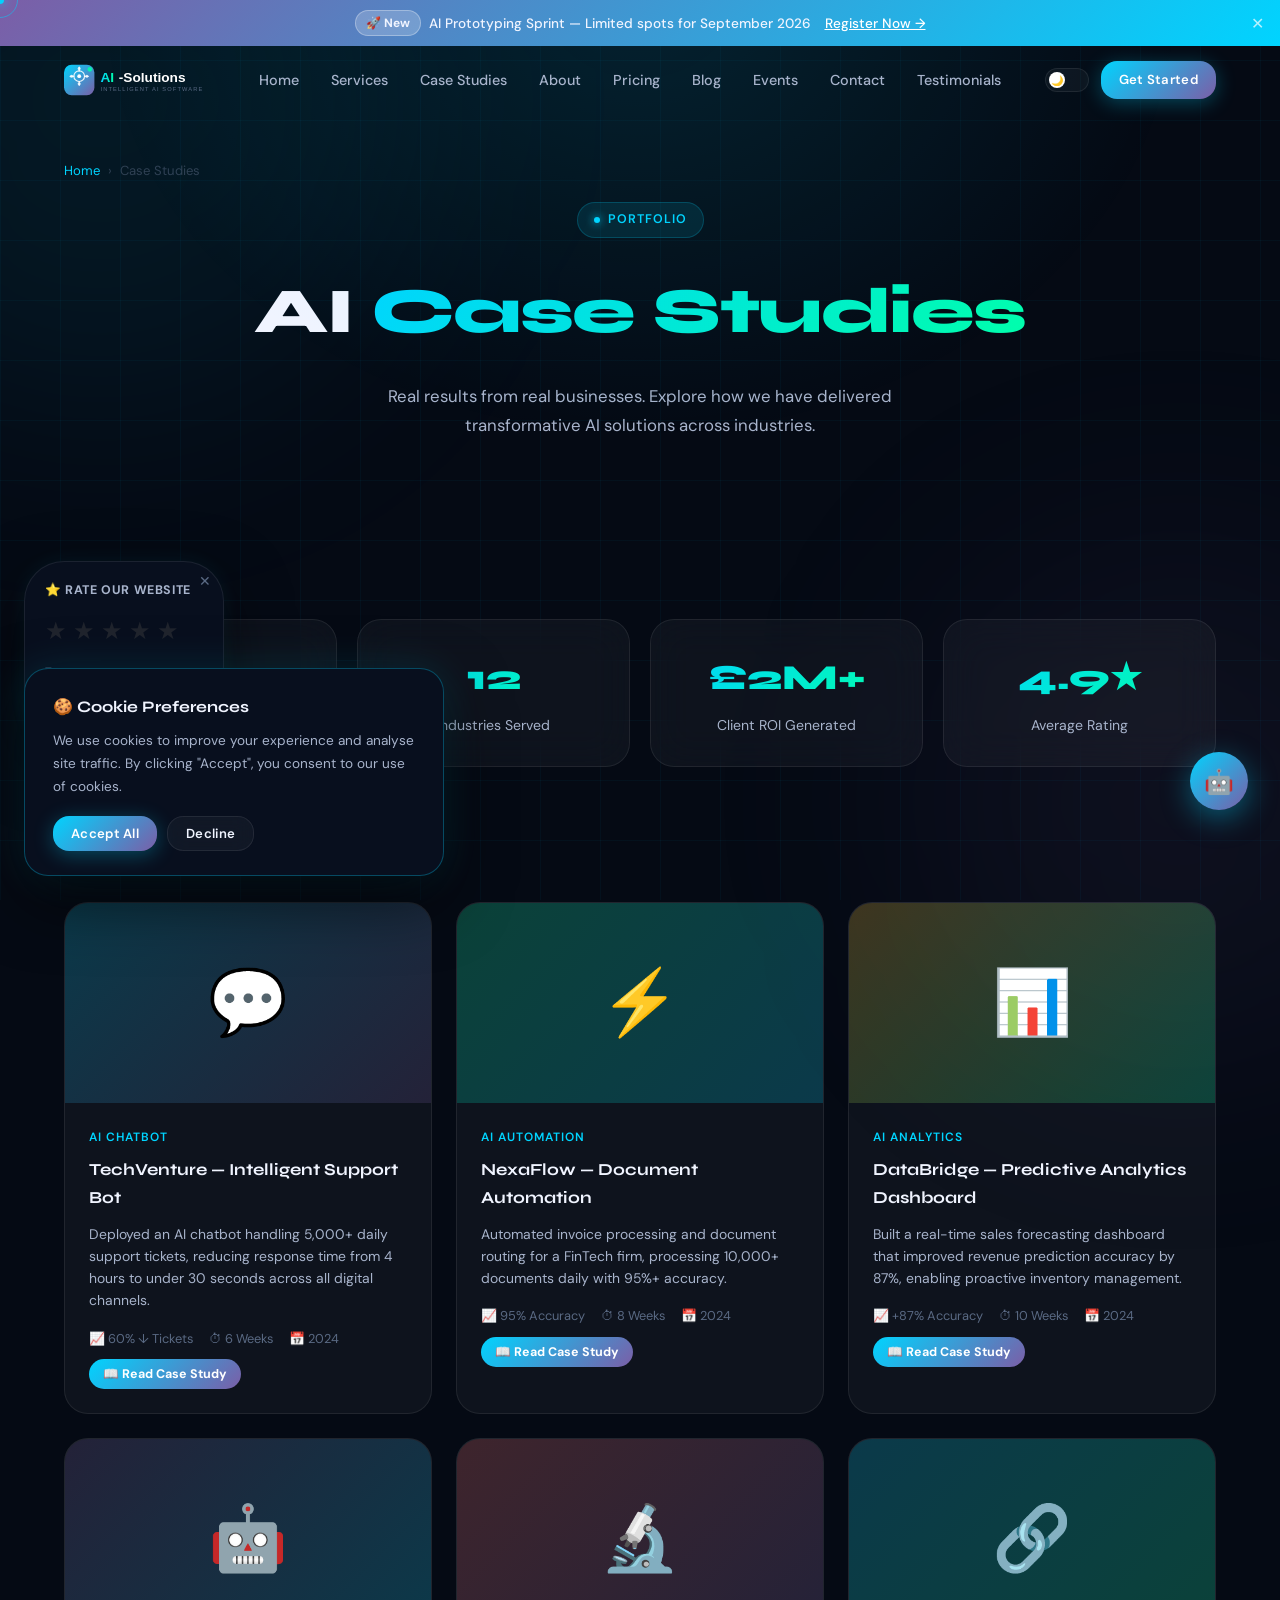
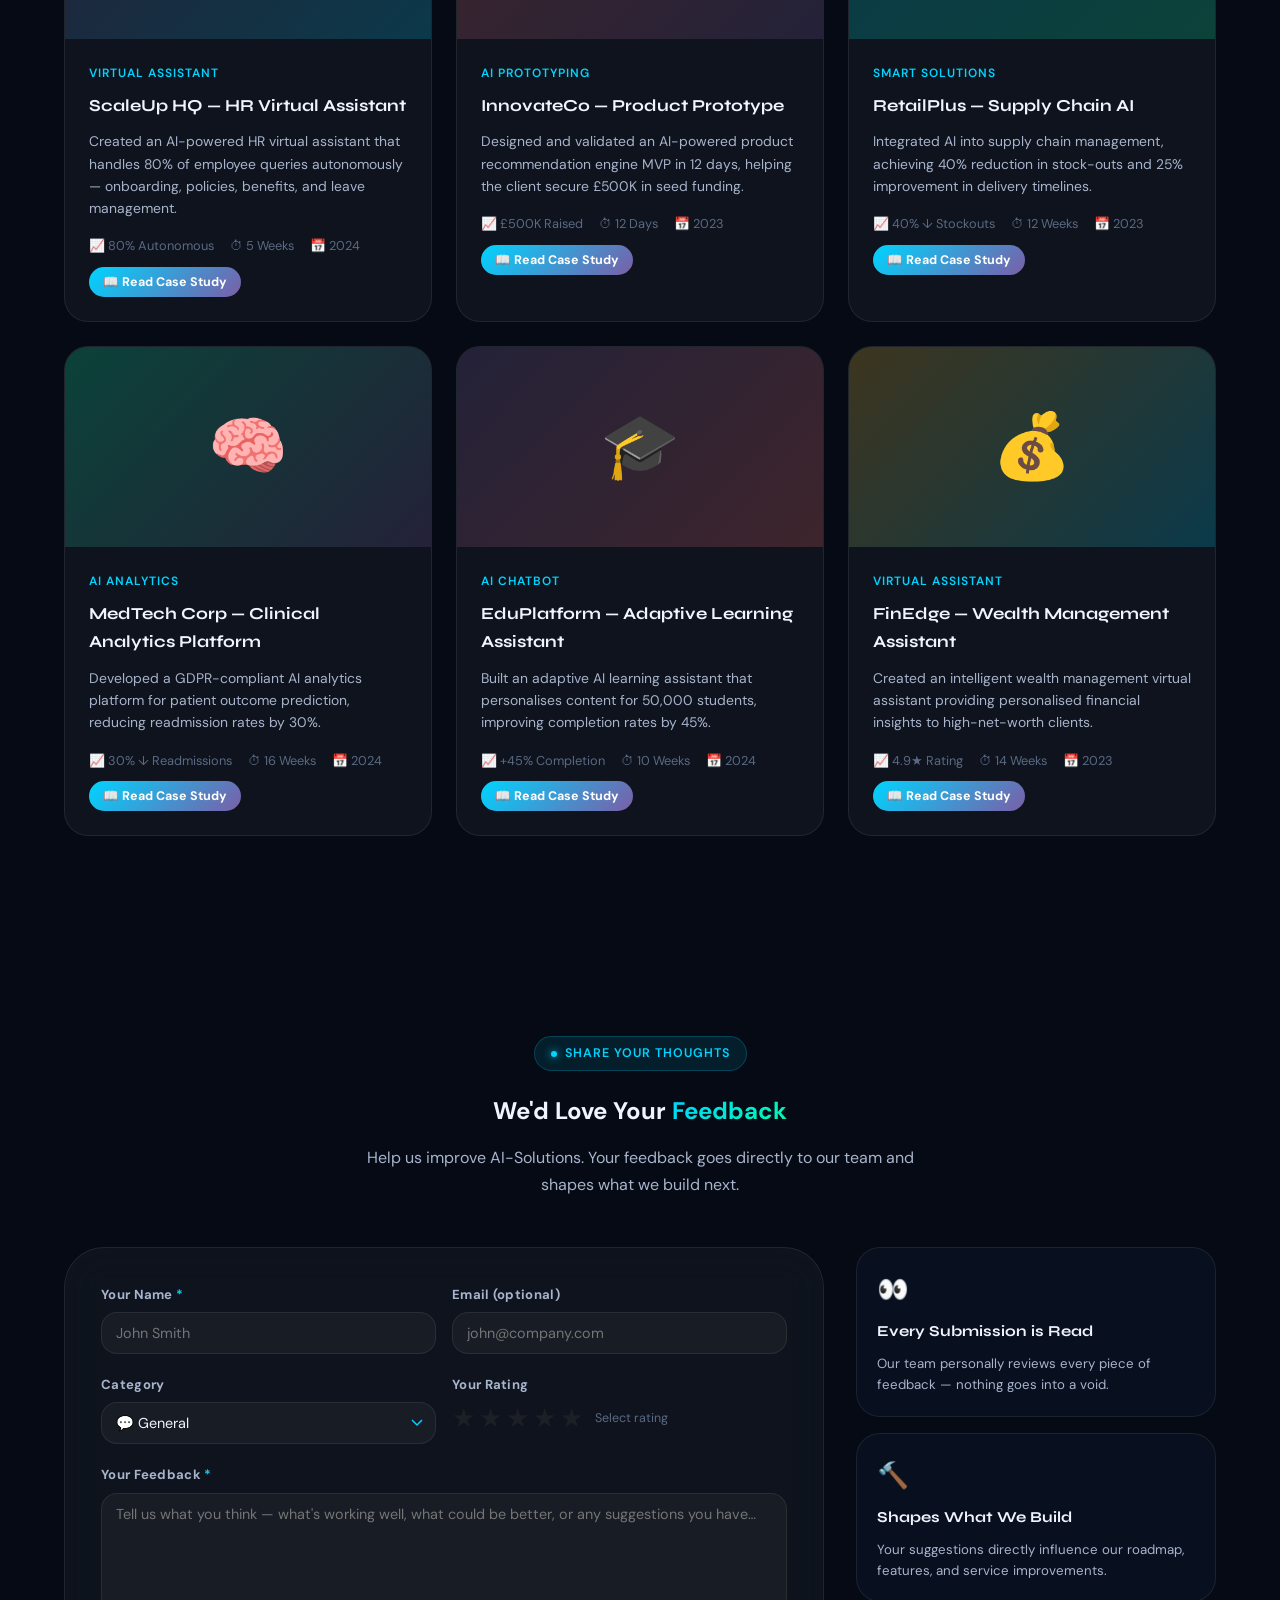
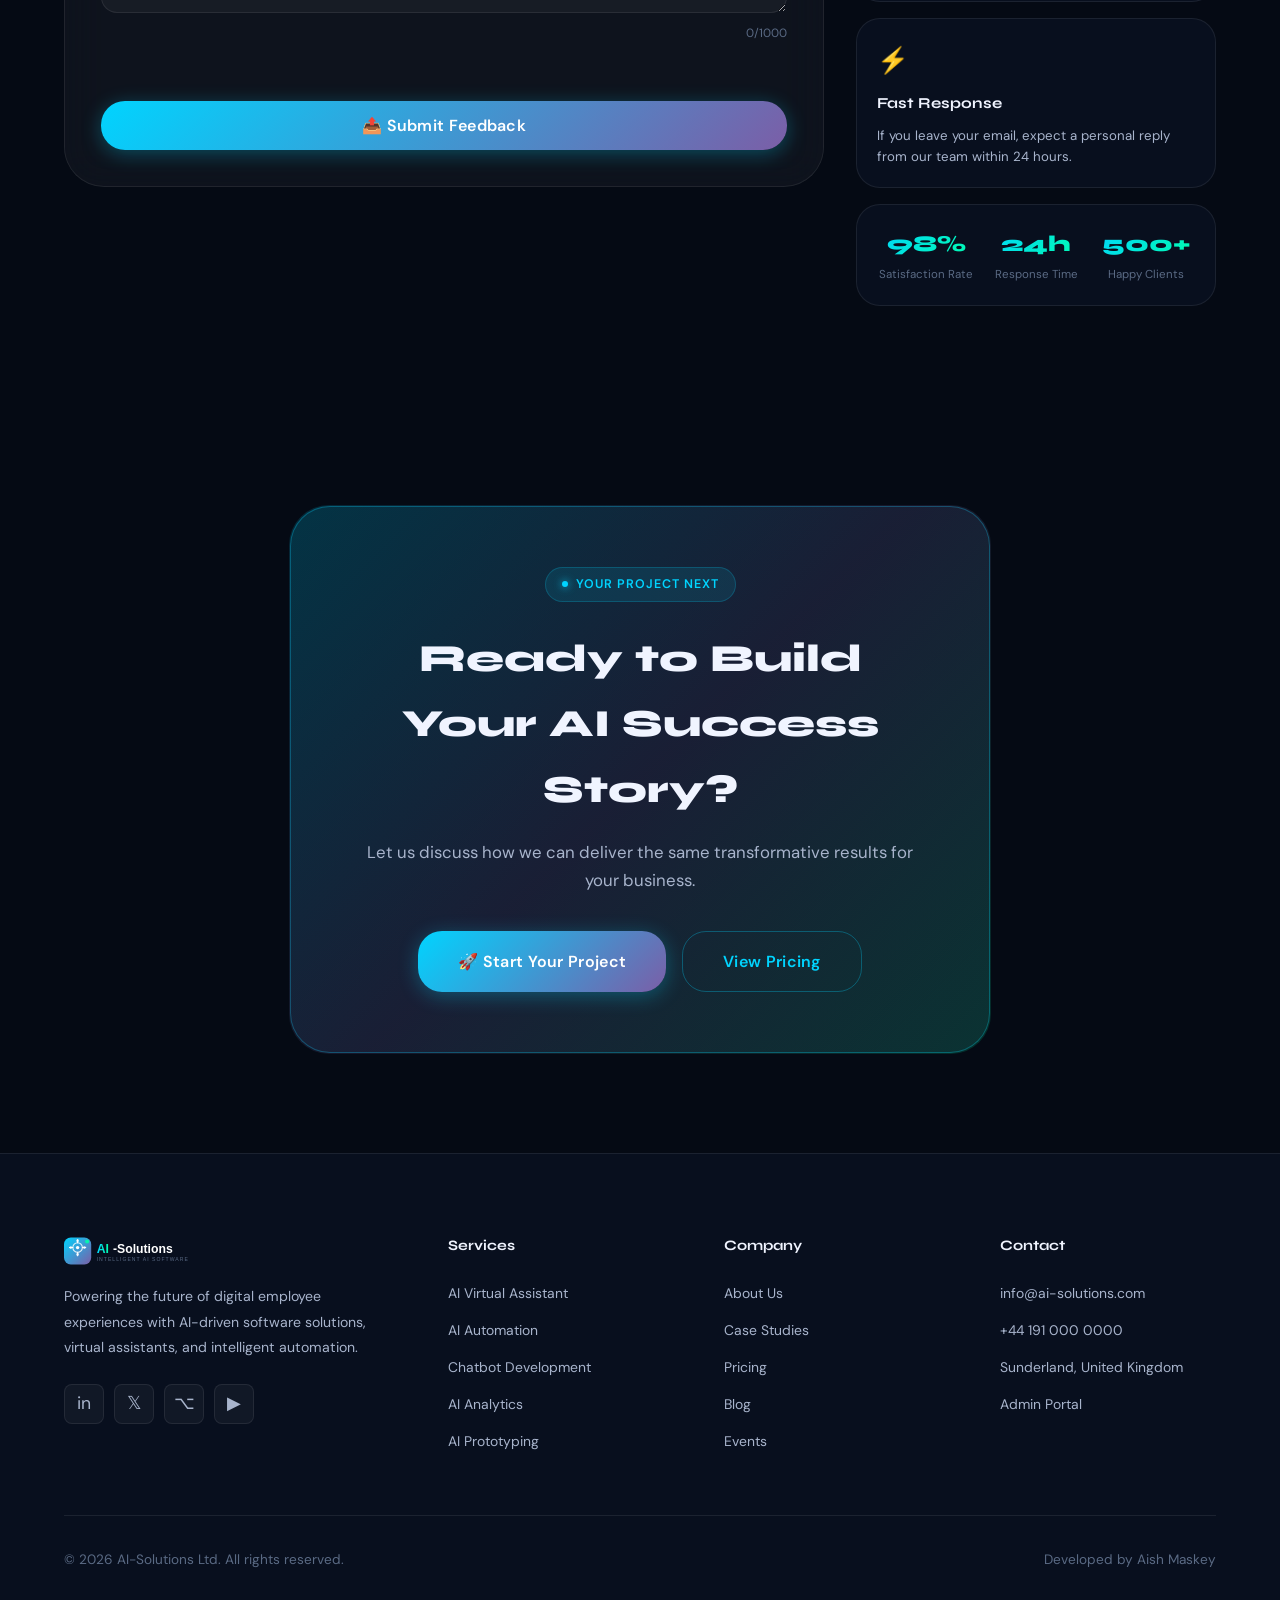
<file: pages/projects.html>
<!DOCTYPE html>
<html lang="en">
<head>
  <meta charset="UTF-8" /><meta name="viewport" content="width=device-width, initial-scale=1.0" />
  <meta name="description" content="AI-Solutions Case Studies — Real AI results from real businesses across multiple industries." />
  <title>Case Studies — AI-Solutions</title>
  <link rel="icon" href="../images/favicon.svg" type="image/svg+xml" />
  <link rel="stylesheet" href="../css/style.css?v=2" /><link rel="stylesheet" href="../css/extras.css?v=2" />
  <link rel="preconnect" href="https://fonts.googleapis.com" /><link rel="preconnect" href="https://fonts.gstatic.com" crossorigin />
</head>
<body>
<div id="preloader"><div class="preloader-logo"><img src="../images/logo.svg" alt="AI-Solutions" /></div><div class="preloader-bar-wrap"><div class="preloader-bar"></div></div><div class="preloader-text">Loading AI-Solutions…</div></div>
<div id="announce-bar"><div class="announce-text"><span class="announce-badge">🚀 New</span>AI Prototyping Sprint — Limited spots for September 2026<a href="register-event.html" style="color:#fff;text-decoration:underline;margin-left:6px;">Register Now →</a></div><button class="announce-close" id="announce-close">✕</button></div>
<div id="cursor-dot"></div><div id="cursor-ring"></div><div id="scroll-progress"></div><div id="toast-container"></div>
<div class="bg-grid"></div><div class="orb orb-1"></div><div class="orb orb-2"></div>
<nav class="navbar" id="navbar">
  <a href="../index.html" class="nav-logo"><img src="../images/logo.svg" alt="AI-Solutions Logo" style="height:38px;width:auto;" /></a>
  <ul class="nav-links" id="nav-links">
    <li><a href="../index.html">Home</a></li><li><a href="services.html">Services</a></li><li><a href="projects.html" class="active">Case Studies</a></li>
    <li><a href="about.html">About</a></li><li><a href="pricing.html">Pricing</a></li><li><a href="blog.html">Blog</a></li><li><a href="events.html">Events</a></li><li><a href="contact.html">Contact</a></li>
    <li><a href="testimonials.html">Testimonials</a></li>
  </ul>
  <div class="nav-cta"><div class="theme-toggle" id="theme-toggle"><div class="theme-toggle-thumb">🌙</div></div><a href="contact.html" class="btn btn-primary btn-sm">Get Started</a><button class="hamburger" id="hamburger"><span></span><span></span><span></span></button></div>
</nav>
<section class="page-banner">
  <div class="breadcrumb"><a href="../index.html">Home</a><span>›</span><span>Case Studies</span></div>
  <div class="section-tag">Portfolio</div>
  <h1 class="page-banner-title">AI <span class="logo-gradient">Case Studies</span></h1>
  <p class="page-banner-sub">Real results from real businesses. Explore how we have delivered transformative AI solutions across industries.</p>
</section>
<section class="section-pad"><div class="container">
  <div class="proj-stats-grid reveal">
    <div class="glass-card" style="padding:28px;text-align:center;"><div style="font-family:var(--font-display);font-size:2.2rem;font-weight:800;background:linear-gradient(135deg,var(--accent),var(--accent3));-webkit-background-clip:text;-webkit-text-fill-color:transparent;background-clip:text;">50+</div><div style="font-size:.88rem;color:var(--text-secondary);margin-top:6px;">Projects Delivered</div></div>
    <div class="glass-card" style="padding:28px;text-align:center;"><div style="font-family:var(--font-display);font-size:2.2rem;font-weight:800;background:linear-gradient(135deg,var(--accent),var(--accent3));-webkit-background-clip:text;-webkit-text-fill-color:transparent;background-clip:text;">12</div><div style="font-size:.88rem;color:var(--text-secondary);margin-top:6px;">Industries Served</div></div>
    <div class="glass-card" style="padding:28px;text-align:center;"><div style="font-family:var(--font-display);font-size:2.2rem;font-weight:800;background:linear-gradient(135deg,var(--accent),var(--accent3));-webkit-background-clip:text;-webkit-text-fill-color:transparent;background-clip:text;">£2M+</div><div style="font-size:.88rem;color:var(--text-secondary);margin-top:6px;">Client ROI Generated</div></div>
    <div class="glass-card" style="padding:28px;text-align:center;"><div style="font-family:var(--font-display);font-size:2.2rem;font-weight:800;background:linear-gradient(135deg,var(--accent),var(--accent3));-webkit-background-clip:text;-webkit-text-fill-color:transparent;background-clip:text;">4.9★</div><div style="font-size:.88rem;color:var(--text-secondary);margin-top:6px;">Average Rating</div></div>
  </div>
  <div class="filter-tabs reveal">
    <button class="ftab active" data-filter="all">All Projects</button><button class="ftab" data-filter="chatbot">Chatbot</button>
    <button class="ftab" data-filter="automation">Automation</button><button class="ftab" data-filter="analytics">Analytics</button>
    <button class="ftab" data-filter="assistant">Virtual Assistant</button><button class="ftab" data-filter="prototyping">Prototyping</button>
  </div>
  <div class="projects-grid">
    <div class="proj-card reveal delay-1" data-cat="chatbot" data-article-id="cs-1"><div class="proj-thumb" style="background:linear-gradient(135deg,rgba(0,212,255,0.2),rgba(123,94,167,0.2));">💬<div class="proj-overlay"><button class="btn btn-primary btn-sm" data-open-modal>View Details</button></div></div><div class="proj-body"><div class="proj-cat">AI Chatbot</div><h3>TechVenture — Intelligent Support Bot</h3><p>Deployed an AI chatbot handling 5,000+ daily support tickets, reducing response time from 4 hours to under 30 seconds across all digital channels.</p><div class="proj-meta"><span>📈 60% ↓ Tickets</span><span>⏱ 6 Weeks</span><span>📅 2024</span></div></div></div>
    <div class="proj-card reveal delay-2" data-cat="automation" data-article-id="cs-2"><div class="proj-thumb" style="background:linear-gradient(135deg,rgba(0,255,170,0.2),rgba(0,212,255,0.2));">⚡<div class="proj-overlay"><button class="btn btn-primary btn-sm" data-open-modal>View Details</button></div></div><div class="proj-body"><div class="proj-cat">AI Automation</div><h3>NexaFlow — Document Automation</h3><p>Automated invoice processing and document routing for a FinTech firm, processing 10,000+ documents daily with 95%+ accuracy.</p><div class="proj-meta"><span>📈 95% Accuracy</span><span>⏱ 8 Weeks</span><span>📅 2024</span></div></div></div>
    <div class="proj-card reveal delay-3" data-cat="analytics" data-article-id="cs-3"><div class="proj-thumb" style="background:linear-gradient(135deg,rgba(251,191,36,0.2),rgba(0,255,170,0.2));">📊<div class="proj-overlay"><button class="btn btn-primary btn-sm" data-open-modal>View Details</button></div></div><div class="proj-body"><div class="proj-cat">AI Analytics</div><h3>DataBridge — Predictive Analytics Dashboard</h3><p>Built a real-time sales forecasting dashboard that improved revenue prediction accuracy by 87%, enabling proactive inventory management.</p><div class="proj-meta"><span>📈 +87% Accuracy</span><span>⏱ 10 Weeks</span><span>📅 2024</span></div></div></div>
    <div class="proj-card reveal delay-1" data-cat="assistant" data-article-id="cs-4"><div class="proj-thumb" style="background:linear-gradient(135deg,rgba(123,94,167,0.2),rgba(0,212,255,0.2));">🤖<div class="proj-overlay"><button class="btn btn-primary btn-sm" data-open-modal>View Details</button></div></div><div class="proj-body"><div class="proj-cat">Virtual Assistant</div><h3>ScaleUp HQ — HR Virtual Assistant</h3><p>Created an AI-powered HR virtual assistant that handles 80% of employee queries autonomously — onboarding, policies, benefits, and leave management.</p><div class="proj-meta"><span>📈 80% Autonomous</span><span>⏱ 5 Weeks</span><span>📅 2024</span></div></div></div>
    <div class="proj-card reveal delay-2" data-cat="prototyping" data-article-id="cs-5"><div class="proj-thumb" style="background:linear-gradient(135deg,rgba(255,107,107,0.2),rgba(123,94,167,0.2));">🔬<div class="proj-overlay"><button class="btn btn-primary btn-sm" data-open-modal>View Details</button></div></div><div class="proj-body"><div class="proj-cat">AI Prototyping</div><h3>InnovateCo — Product Prototype</h3><p>Designed and validated an AI-powered product recommendation engine MVP in 12 days, helping the client secure £500K in seed funding.</p><div class="proj-meta"><span>📈 £500K Raised</span><span>⏱ 12 Days</span><span>📅 2023</span></div></div></div>
    <div class="proj-card reveal delay-3" data-cat="automation" data-article-id="cs-1"><div class="proj-thumb" style="background:linear-gradient(135deg,rgba(0,212,255,0.2),rgba(0,255,170,0.2));">🔗<div class="proj-overlay"><button class="btn btn-primary btn-sm" data-open-modal>View Details</button></div></div><div class="proj-body"><div class="proj-cat">Smart Solutions</div><h3>RetailPlus — Supply Chain AI</h3><p>Integrated AI into supply chain management, achieving 40% reduction in stock-outs and 25% improvement in delivery timelines.</p><div class="proj-meta"><span>📈 40% ↓ Stockouts</span><span>⏱ 12 Weeks</span><span>📅 2023</span></div></div></div>
    <div class="proj-card reveal delay-1" data-cat="analytics" data-article-id="cs-3"><div class="proj-thumb" style="background:linear-gradient(135deg,rgba(0,255,170,0.2),rgba(123,94,167,0.2));">🧠<div class="proj-overlay"><button class="btn btn-primary btn-sm" data-open-modal>View Details</button></div></div><div class="proj-body"><div class="proj-cat">AI Analytics</div><h3>MedTech Corp — Clinical Analytics Platform</h3><p>Developed a GDPR-compliant AI analytics platform for patient outcome prediction, reducing readmission rates by 30%.</p><div class="proj-meta"><span>📈 30% ↓ Readmissions</span><span>⏱ 16 Weeks</span><span>📅 2024</span></div></div></div>
    <div class="proj-card reveal delay-2" data-cat="chatbot" data-article-id="cs-4"><div class="proj-thumb" style="background:linear-gradient(135deg,rgba(123,94,167,0.2),rgba(255,107,107,0.2));">🎓<div class="proj-overlay"><button class="btn btn-primary btn-sm" data-open-modal>View Details</button></div></div><div class="proj-body"><div class="proj-cat">AI Chatbot</div><h3>EduPlatform — Adaptive Learning Assistant</h3><p>Built an adaptive AI learning assistant that personalises content for 50,000 students, improving completion rates by 45%.</p><div class="proj-meta"><span>📈 +45% Completion</span><span>⏱ 10 Weeks</span><span>📅 2024</span></div></div></div>
    <div class="proj-card reveal delay-3" data-cat="assistant" data-article-id="cs-2"><div class="proj-thumb" style="background:linear-gradient(135deg,rgba(251,191,36,0.2),rgba(0,212,255,0.2));">💰<div class="proj-overlay"><button class="btn btn-primary btn-sm" data-open-modal>View Details</button></div></div><div class="proj-body"><div class="proj-cat">Virtual Assistant</div><h3>FinEdge — Wealth Management Assistant</h3><p>Created an intelligent wealth management virtual assistant providing personalised financial insights to high-net-worth clients.</p><div class="proj-meta"><span>📈 4.9★ Rating</span><span>⏱ 14 Weeks</span><span>📅 2023</span></div></div></div>
  </div>
</div></section>

<!-- FEEDBACK SECTION -->
<section class="feedback-section section-pad" id="feedback-section">
  <div class="container">
    <div class="section-header reveal">
      <div class="section-tag">Share Your Thoughts</div>
      <h2>We'd Love Your <span class="gradient-text">Feedback</span></h2>
      <p>Help us improve AI-Solutions. Your feedback goes directly to our team and shapes what we build next.</p>
    </div>
    <div class="feedback-grid reveal">
      <!-- Left: Form -->
      <div class="feedback-form-card glass-card">
        <div id="feedback-form-wrap">
          <div class="feedback-fields">
            <div class="fb-row">
              <div class="fb-group">
                <label class="fb-label">Your Name <span class="fb-req">*</span></label>
                <input type="text" id="fb-name" class="fb-input" placeholder="John Smith" maxlength="120"/>
              </div>
              <div class="fb-group">
                <label class="fb-label">Email (optional)</label>
                <input type="email" id="fb-email" class="fb-input" placeholder="john@company.com"/>
              </div>
            </div>
            <div class="fb-row">
              <div class="fb-group">
                <label class="fb-label">Category</label>
                <select id="fb-category" class="fb-input fb-select">
                  <option value="General">💬 General</option>
                  <option value="UI/UX">🎨 UI / UX Design</option>
                  <option value="Services">🤖 Services</option>
                  <option value="Pricing">💰 Pricing</option>
                  <option value="Support">🛡️ Support</option>
                  <option value="Other">📝 Other</option>
                </select>
              </div>
              <div class="fb-group">
                <label class="fb-label">Your Rating</label>
                <div class="fb-star-row" id="fb-stars">
                  <span class="fb-star" data-val="1">★</span>
                  <span class="fb-star" data-val="2">★</span>
                  <span class="fb-star" data-val="3">★</span>
                  <span class="fb-star" data-val="4">★</span>
                  <span class="fb-star" data-val="5">★</span>
                  <span class="fb-star-label" id="fb-star-label">Select rating</span>
                </div>
              </div>
            </div>
            <div class="fb-group">
              <label class="fb-label">Your Feedback <span class="fb-req">*</span></label>
              <textarea id="fb-message" class="fb-input fb-textarea" placeholder="Tell us what you think — what's working well, what could be better, or any suggestions you have…" maxlength="1000"></textarea>
              <div class="fb-char-count"><span id="fb-char">0</span>/1000</div>
            </div>
            <div class="fb-error" id="fb-error"></div>
            <button class="btn btn-primary btn-lg fb-submit" id="fb-submit">
              <span id="fb-btn-text">📤 Submit Feedback</span>
            </button>
          </div>
        </div>
        <div class="fb-success" id="fb-success" style="display:none;">
          <div class="fb-success-icon">🎉</div>
          <h3>Thank You!</h3>
          <p>Your feedback has been received. Our team reviews every submission and uses it to make AI-Solutions better.</p>
          <button class="btn btn-outline btn-sm" id="fb-again">Submit Another</button>
        </div>
      </div>
      <!-- Right: Why feedback matters -->
      <div class="feedback-info">
        <div class="fb-info-card reveal delay-1">
          <div class="fb-info-icon">👀</div>
          <h4>Every Submission is Read</h4>
          <p>Our team personally reviews every piece of feedback — nothing goes into a void.</p>
        </div>
        <div class="fb-info-card reveal delay-2">
          <div class="fb-info-icon">🔨</div>
          <h4>Shapes What We Build</h4>
          <p>Your suggestions directly influence our roadmap, features, and service improvements.</p>
        </div>
        <div class="fb-info-card reveal delay-3">
          <div class="fb-info-icon">⚡</div>
          <h4>Fast Response</h4>
          <p>If you leave your email, expect a personal reply from our team within 24 hours.</p>
        </div>
        <div class="fb-stats-row">
          <div class="fb-stat"><div class="fb-stat-num">98%</div><div class="fb-stat-lbl">Satisfaction Rate</div></div>
          <div class="fb-stat"><div class="fb-stat-num">24h</div><div class="fb-stat-lbl">Response Time</div></div>
          <div class="fb-stat"><div class="fb-stat-num">500+</div><div class="fb-stat-lbl">Happy Clients</div></div>
        </div>
      </div>
    </div>
  </div>
</section>

<section class="cta-section"><div class="container"><div class="cta-box reveal"><div class="section-tag" style="margin:0 auto 24px;">Your Project Next</div><h2>Ready to Build Your AI Success Story?</h2><p>Let us discuss how we can deliver the same transformative results for your business.</p><div class="cta-actions"><a href="contact.html" class="btn btn-primary btn-lg">🚀 Start Your Project</a><a href="pricing.html" class="btn btn-outline btn-lg">View Pricing</a></div></div></div></section>
<!-- Footer -->
<footer><div class="container">
  <div class="footer-grid">
    <div class="footer-brand">
      <div class="f-logo"><img src="../images/logo.svg" alt="AI-Solutions" style="height:34px;width:auto;" /></div>
      <p style="margin-top:12px;">Powering the future of digital employee experiences with AI-driven software solutions, virtual assistants, and intelligent automation.</p>
      <div class="social-links"><a href="#" class="slink" title="LinkedIn">in</a><a href="#" class="slink" title="Twitter">𝕏</a><a href="#" class="slink" title="GitHub">⌥</a><a href="#" class="slink" title="YouTube">▶</a></div>
    </div>
    <div class="footer-col"><h4>Services</h4><ul>
      <li><a href="services.html#virtual-assistant">AI Virtual Assistant</a></li>
      <li><a href="services.html#automation">AI Automation</a></li>
      <li><a href="services.html#chatbot">Chatbot Development</a></li>
      <li><a href="services.html#analytics">AI Analytics</a></li>
      <li><a href="services.html#prototyping">AI Prototyping</a></li>
    </ul></div>
    <div class="footer-col"><h4>Company</h4><ul>
      <li><a href="about.html">About Us</a></li>
      <li><a href="projects.html">Case Studies</a></li>
      <li><a href="pricing.html">Pricing</a></li>
      <li><a href="blog.html">Blog</a></li>
      <li><a href="events.html">Events</a></li>
    </ul></div>
    <div class="footer-col"><h4>Contact</h4><ul>
      <li><a href="mailto:info@ai-solutions.com">info@ai-solutions.com</a></li>
      <li><a href="tel:+441910000000">+44 191 000 0000</a></li>
      <li><a href="#">Sunderland, United Kingdom</a></li>
      <li><a href="../admin/login.html">Admin Portal</a></li>
    </ul></div>
  </div>
  <div class="footer-bottom">
    <span>&copy; 2026 AI-Solutions Ltd. All rights reserved.</span>
    <span>Developed by Aish Maskey</span>
  </div>
</div></footer>
<!-- Cookie Banner -->
<div id="cookie-banner">
  <div class="cookie-title">🍪 Cookie Preferences</div>
  <div class="cookie-text">We use cookies to improve your experience and analyse site traffic. By clicking "Accept", you consent to our use of cookies.</div>
  <div class="cookie-actions"><button id="cookie-accept" class="btn btn-primary btn-sm">Accept All</button><button id="cookie-decline" class="btn btn-ghost btn-sm">Decline</button></div>
</div>
<!-- Progress Ring -->
<div class="progress-ring-wrap" id="progress-ring-wrap">
  <svg class="progress-ring-svg" width="52" height="52" viewBox="0 0 52 52">
    <defs><linearGradient id="ringGrad" x1="0%" y1="0%" x2="100%" y2="0%"><stop offset="0%" style="stop-color:#00d4ff"/><stop offset="100%" style="stop-color:#00ffaa"/></linearGradient></defs>
    <circle class="progress-ring-track" cx="26" cy="26" r="20"/>
    <circle class="progress-ring-fill" id="ring-fill" cx="26" cy="26" r="20"/>
  </svg>
  <button class="progress-ring-btn" id="ring-btn" title="Back to top">↑</button>
</div><!-- Chatbot -->
<button class="chatbot-toggle" id="cb-toggle" title="Chat with ARIA">🤖</button>
<div class="chatbot-win" id="cb-win">
  <div class="chat-header"><div class="chat-avatar">🤖</div><div><div class="chat-name">ARIA — AI Assistant</div><div class="chat-status">Online</div></div><button class="chat-x" id="cb-close">✕</button></div>
  <div class="chat-msgs" id="cb-msgs"></div>
  <div class="chat-footer"><input type="text" id="cb-input" placeholder="Ask me anything…" autocomplete="off" /><button class="chat-send" id="cb-send">➤</button></div>
</div>
<!-- Modal -->
<div class="modal-overlay" id="proj-modal">
  <div class="modal-box">
    <button class="modal-close" id="m-close">✕</button>
    <div class="section-tag" id="m-cat" style="margin-bottom:16px;">Category</div>
    <h2 class="section-title" id="m-title" style="font-size:1.8rem;margin-bottom:16px;"></h2>
    <p id="m-desc" style="color:var(--text-secondary);line-height:1.8;margin-bottom:24px;"></p>
    <div style="display:flex;gap:10px;flex-wrap:wrap;margin-bottom:28px;"><span class="stag">AI Powered</span><span class="stag">Machine Learning</span><span class="stag">Cloud Native</span></div>
    <div style="display:flex;gap:12px;"><a href="contact.html" class="btn btn-primary">Start Similar Project</a><button class="btn btn-outline" onclick="document.getElementById('proj-modal').classList.remove('open')">Close</button></div>
  </div>
</div>
<script src="../js/main.js?v=2"></script>
<script src="../js/features.js?v=2"></script>
<script src="../js/extras.js?v=3"></script>
</body></html>
</file>
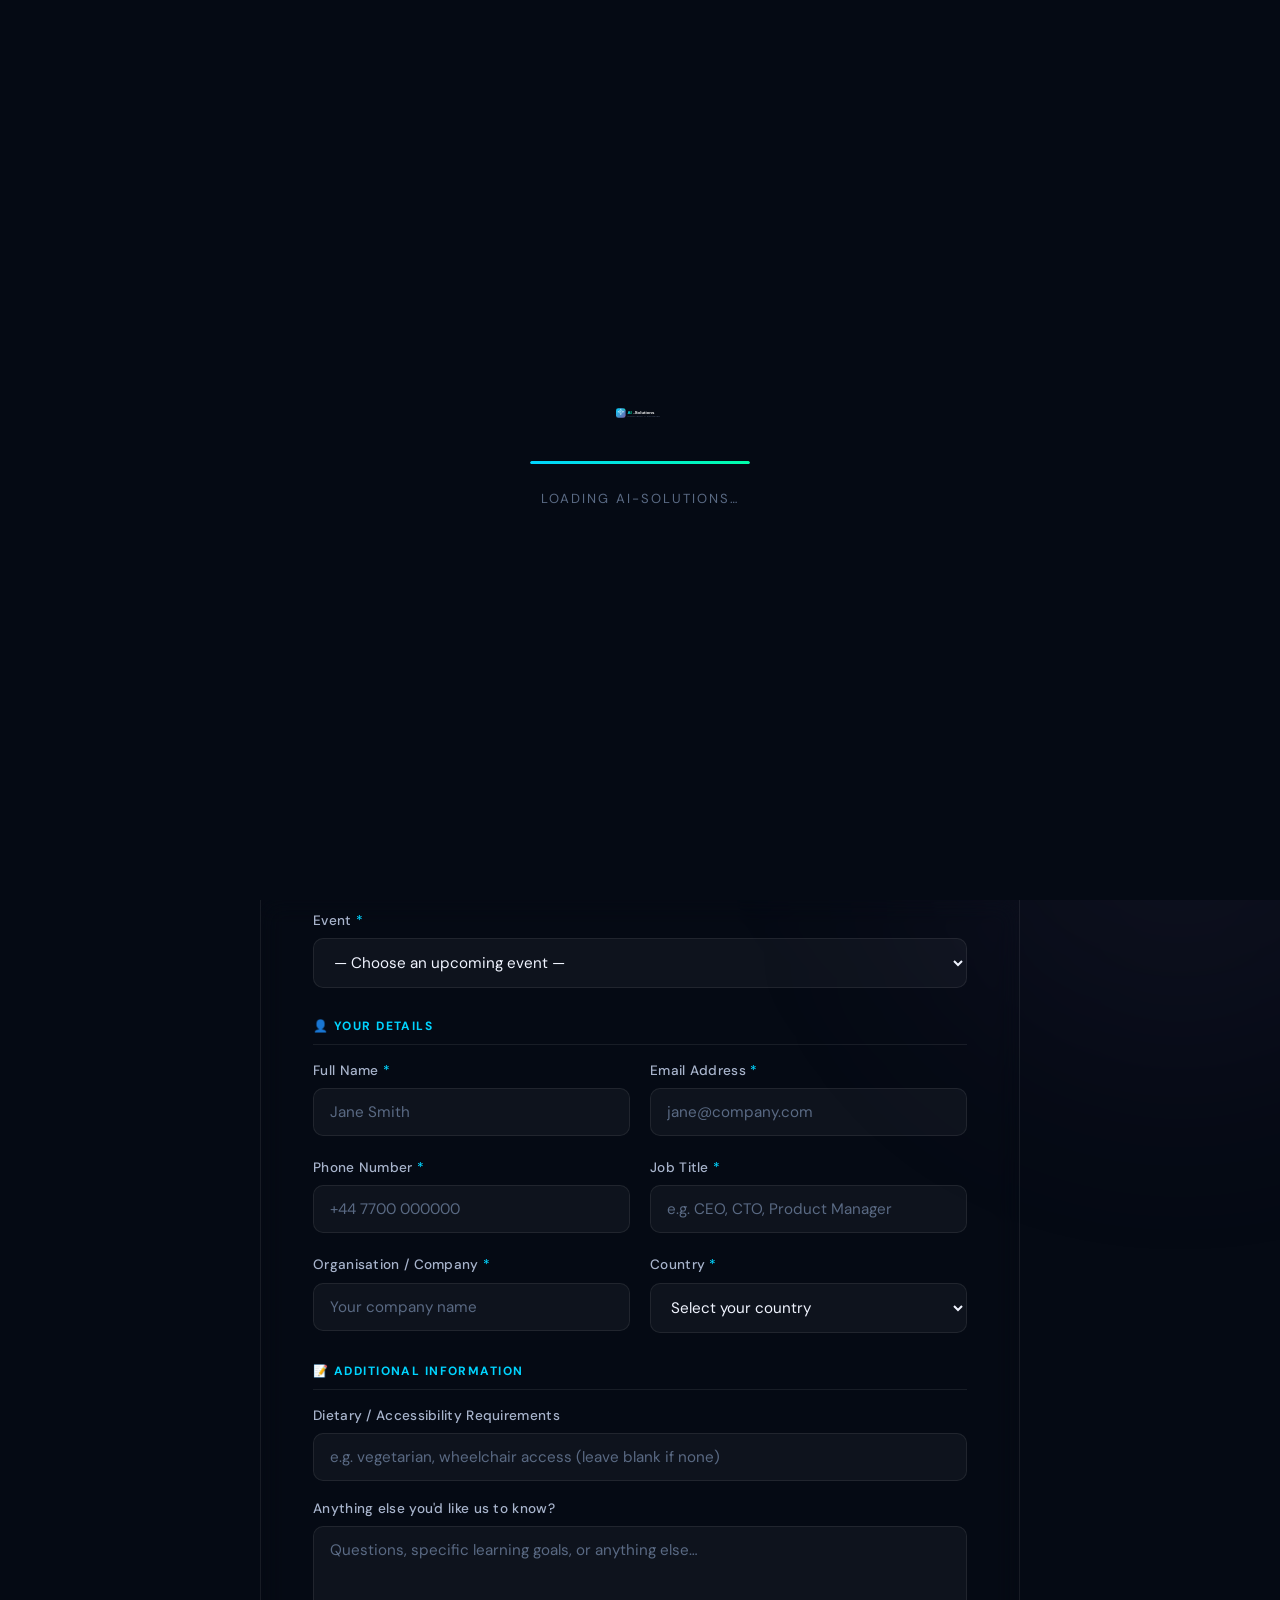
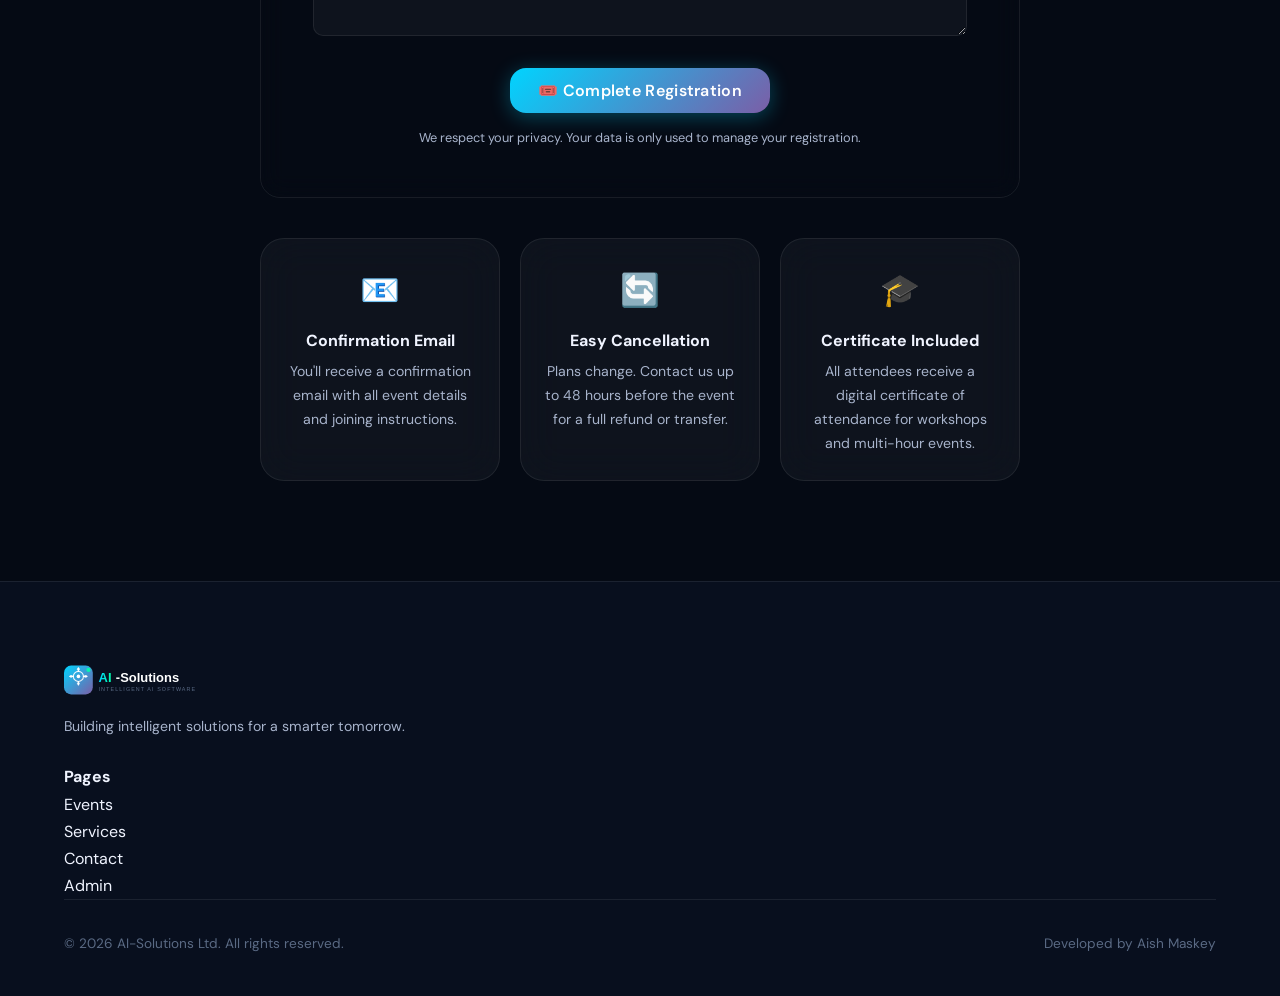
<file: pages/register-event.html>
<!DOCTYPE html>
<html lang="en">
<head>
  <meta charset="UTF-8" /><meta name="viewport" content="width=device-width, initial-scale=1.0" />
  <meta name="description" content="Register for AI-Solutions upcoming events, webinars and workshops." />
  <title>Event Registration — AI-Solutions</title>
  <link rel="icon" href="../images/favicon.svg" type="image/svg+xml" />
  <link rel="stylesheet" href="../css/style.css?v=2" />
  <link rel="stylesheet" href="../css/extras.css?v=2" />
  <link rel="preconnect" href="https://fonts.googleapis.com" />
  <link rel="preconnect" href="https://fonts.gstatic.com" crossorigin />
  <style>
    .reg-wrap { max-width: 760px; margin: 0 auto; }
    .reg-card { background: var(--glass-bg); border: 1px solid var(--border); border-radius: 20px; padding: 48px 52px; backdrop-filter: blur(12px); }
    @media(max-width:600px){ .reg-card{ padding:28px 18px; } }
    .reg-header { text-align:center; margin-bottom:36px; }
    .reg-header .section-tag { margin-bottom:12px; }
    .reg-header h1 { font-size:2rem; margin-bottom:10px; }
    .form-grid-2 { display:grid; grid-template-columns:1fr 1fr; gap:20px; }
    @media(max-width:600px){ .form-grid-2{ grid-template-columns:1fr; } }
    .form-group { display:flex; flex-direction:column; gap:6px; }
    .form-group label { font-size:.85rem; color:var(--text-secondary); font-weight:500; }
    .form-group label span.req { color:var(--accent); }
    .form-group input, .form-group select, .form-group textarea {
      background: rgba(255,255,255,0.04);
      border: 1px solid var(--border);
      border-radius: 10px;
      padding: 13px 16px;
      color: var(--text-primary);
      font-size: .95rem;
      transition: border-color .2s, box-shadow .2s;
      outline: none;
      width: 100%;
      box-sizing: border-box;
    }
    .form-group input:focus, .form-group select:focus, .form-group textarea:focus {
      border-color: var(--accent);
      box-shadow: 0 0 0 3px rgba(0,212,255,.1);
    }
    .form-group select option { background: #0d1117; color:#e0e0e0; }
    .form-group textarea { resize: vertical; min-height: 110px; }
    .form-section-label { font-size:.75rem; font-weight:700; letter-spacing:.12em; text-transform:uppercase; color:var(--accent); margin:28px 0 14px; padding-bottom:8px; border-bottom:1px solid var(--border); }
    .honeypot { display:none !important; }
    .reg-submit-row { margin-top:32px; text-align:center; }
    .reg-result { display:none; border-radius:14px; padding:20px 26px; margin-top:20px; font-size:.97rem; line-height:1.6; text-align:center; }
    .reg-result.success { background: rgba(0,255,170,.08); border:1px solid rgba(0,255,170,.3); color:#00ffaa; }
    .reg-result.error   { background: rgba(255,80,80,.08);  border:1px solid rgba(255,80,80,.3);  color:#ff6060; }
    .event-badges { display:flex; flex-wrap:wrap; gap:10px; justify-content:center; margin-bottom:30px; }
    .event-badge { background: rgba(0,212,255,.08); border:1px solid rgba(0,212,255,.2); border-radius:8px; padding:6px 14px; font-size:.8rem; color:var(--accent); }
  </style>
</head>
<body>
<!-- Preloader -->
<div id="preloader"><div class="preloader-logo"><img src="../images/logo.svg" alt="AI-Solutions" /></div><div class="preloader-bar-wrap"><div class="preloader-bar"></div></div><div class="preloader-text">Loading AI-Solutions…</div></div>
<!-- Announcement Bar -->
<div id="announce-bar"><div class="announce-text"><span class="announce-badge">🚀 New</span>AI Prototyping Sprint — Limited spots for September 2026<a href="register-event.html" style="color:#fff;text-decoration:underline;margin-left:6px;">Register Now →</a></div><button class="announce-close" id="announce-close">✕</button></div>
<div id="cursor-dot"></div><div id="cursor-ring"></div>
<div id="scroll-progress"></div><div id="toast-container"></div>
<div class="bg-grid"></div><div class="orb orb-1"></div><div class="orb orb-2"></div>
<!-- Navbar -->
<nav class="navbar" id="navbar">
  <a href="../index.html" class="nav-logo"><img src="../images/logo.svg" alt="AI-Solutions Logo" style="height:38px;width:auto;" /></a>
  <ul class="nav-links" id="nav-links">
    <li><a href="../index.html">Home</a></li>
    <li><a href="services.html">Services</a></li>
    <li><a href="projects.html">Case Studies</a></li>
    <li><a href="about.html">About</a></li>
    <li><a href="pricing.html">Pricing</a></li>
    <li><a href="blog.html">Blog</a></li>
    <li><a href="events.html" class="active">Events</a></li>
    <li><a href="contact.html">Contact</a></li>
    <li><a href="testimonials.html">Testimonials</a></li>
  </ul>
  <div class="nav-cta">
    <div class="theme-toggle" id="theme-toggle" title="Toggle dark/light mode"><div class="theme-toggle-thumb">🌙</div></div>
    <a href="contact.html" class="btn btn-primary btn-sm">Get Started</a>
    <button class="hamburger" id="hamburger"><span></span><span></span><span></span></button>
  </div>
</nav>

<!-- Page Banner -->
<section class="page-banner">
  <div class="section-tag">Event Registration</div>
  <h1 class="page-banner-title">Secure Your <span class="logo-gradient">Spot</span></h1>
  <p class="page-banner-sub">Register for one of our upcoming AI events, workshops, or webinars and join a growing community of innovators.</p>
</section>

<!-- Registration Form -->
<section class="section-pad">
  <div class="container">
    <div class="reg-wrap reveal">

      <div class="event-badges">
        <span class="event-badge">🎓 Free Webinars</span>
        <span class="event-badge">🛠️ Hands-on Workshops</span>
        <span class="event-badge">🚀 Intensive Sprints</span>
        <span class="event-badge">🌐 Online &amp; In-Person</span>
      </div>

      <div class="reg-card">
        <div class="reg-header">
          <div class="section-tag">Register Now</div>
          <h1>Event <span class="logo-gradient">Registration Form</span></h1>
          <p style="color:var(--text-secondary);font-size:.95rem;">Fill in your details below. We'll confirm your registration by email within a few hours.</p>
        </div>

        <form id="reg-form" novalidate>
          <!-- Honeypot -->
          <input class="honeypot" type="text" name="website" tabindex="-1" autocomplete="off" />

          <div class="form-section-label">🎟️ Select Your Event</div>
          <div class="form-group" style="margin-bottom:8px;">
            <label for="event_name">Event <span class="req">*</span></label>
            <select id="event_name" name="event_name" required>
              <option value="" disabled selected>— Choose an upcoming event —</option>
              <option value="AI for Business Leaders — Free Webinar (15 Jul)">🖥️ AI for Business Leaders — Free Webinar (15 Jul)</option>
              <option value="Build Your First AI Chatbot — Workshop (22 Jul)">🤖 Build Your First AI Chatbot — Workshop (22 Jul · £49)</option>
              <option value="AI Analytics Masterclass — Half Day (5 Aug)">📊 AI Analytics Masterclass — Half Day (5 Aug · £29)</option>
              <option value="AI Startup Summit 2025 — Full Day Conference (19 Aug)">🚀 AI Startup Summit 2025 — Full Day Conference (19 Aug · £99)</option>
              <option value="No-Code AI Automation Workshop (10 Sep)">⚡ No-Code AI Automation Workshop (10 Sep · Free)</option>
              <option value="AI Prototyping Sprint — 2-Day Intensive (24 Sep)">🔬 AI Prototyping Sprint — 2-Day Intensive (24–25 Sep · £299)</option>
            </select>
          </div>
          <input type="hidden" id="event_date" name="event_date" value="" />

          <div class="form-section-label">👤 Your Details</div>
          <div class="form-grid-2">
            <div class="form-group">
              <label for="full_name">Full Name <span class="req">*</span></label>
              <input type="text" id="full_name" name="full_name" placeholder="Jane Smith" required />
            </div>
            <div class="form-group">
              <label for="email">Email Address <span class="req">*</span></label>
              <input type="email" id="email" name="email" placeholder="jane@company.com" required />
            </div>
            <div class="form-group">
              <label for="phone">Phone Number <span class="req">*</span></label>
              <input type="tel" id="phone" name="phone" placeholder="+44 7700 000000" required />
            </div>
            <div class="form-group">
              <label for="job_title">Job Title <span class="req">*</span></label>
              <input type="text" id="job_title" name="job_title" placeholder="e.g. CEO, CTO, Product Manager" required />
            </div>
            <div class="form-group">
              <label for="company">Organisation / Company <span class="req">*</span></label>
              <input type="text" id="company" name="company" placeholder="Your company name" required />
            </div>
            <div class="form-group">
              <label for="country">Country <span class="req">*</span></label>
              <select id="country" name="country" required>
                <option value="" disabled selected>Select your country</option>
                <option>Afghanistan</option><option>Albania</option><option>Algeria</option><option>Andorra</option><option>Angola</option><option>Antigua and Barbuda</option><option>Argentina</option><option>Armenia</option><option>Australia</option><option>Austria</option><option>Azerbaijan</option>
                <option>Bahamas</option><option>Bahrain</option><option>Bangladesh</option><option>Barbados</option><option>Belarus</option><option>Belgium</option><option>Belize</option><option>Benin</option><option>Bhutan</option><option>Bolivia</option><option>Bosnia and Herzegovina</option><option>Botswana</option><option>Brazil</option><option>Brunei</option><option>Bulgaria</option><option>Burkina Faso</option><option>Burundi</option>
                <option>Cabo Verde</option><option>Cambodia</option><option>Cameroon</option><option>Canada</option><option>Central African Republic</option><option>Chad</option><option>Chile</option><option>China</option><option>Colombia</option><option>Comoros</option><option>Congo (Brazzaville)</option><option>Congo (Kinshasa)</option><option>Costa Rica</option><option>Croatia</option><option>Cuba</option><option>Cyprus</option><option>Czech Republic</option>
                <option>Denmark</option><option>Djibouti</option><option>Dominica</option><option>Dominican Republic</option>
                <option>Ecuador</option><option>Egypt</option><option>El Salvador</option><option>Equatorial Guinea</option><option>Eritrea</option><option>Estonia</option><option>Eswatini</option><option>Ethiopia</option>
                <option>Fiji</option><option>Finland</option><option>France</option>
                <option>Gabon</option><option>Gambia</option><option>Georgia</option><option>Germany</option><option>Ghana</option><option>Greece</option><option>Grenada</option><option>Guatemala</option><option>Guinea</option><option>Guinea-Bissau</option><option>Guyana</option>
                <option>Haiti</option><option>Honduras</option><option>Hungary</option>
                <option>Iceland</option><option>India</option><option>Indonesia</option><option>Iran</option><option>Iraq</option><option>Ireland</option><option>Israel</option><option>Italy</option>
                <option>Jamaica</option><option>Japan</option><option>Jordan</option>
                <option>Kazakhstan</option><option>Kenya</option><option>Kiribati</option><option>Kuwait</option><option>Kyrgyzstan</option>
                <option>Laos</option><option>Latvia</option><option>Lebanon</option><option>Lesotho</option><option>Liberia</option><option>Libya</option><option>Liechtenstein</option><option>Lithuania</option><option>Luxembourg</option>
                <option>Madagascar</option><option>Malawi</option><option>Malaysia</option><option>Maldives</option><option>Mali</option><option>Malta</option><option>Marshall Islands</option><option>Mauritania</option><option>Mauritius</option><option>Mexico</option><option>Micronesia</option><option>Moldova</option><option>Monaco</option><option>Mongolia</option><option>Montenegro</option><option>Morocco</option><option>Mozambique</option><option>Myanmar</option>
                <option>Namibia</option><option>Nauru</option><option>Nepal</option><option>Netherlands</option><option>New Zealand</option><option>Nicaragua</option><option>Niger</option><option>Nigeria</option><option>North Korea</option><option>North Macedonia</option><option>Norway</option>
                <option>Oman</option>
                <option>Pakistan</option><option>Palau</option><option>Palestine</option><option>Panama</option><option>Papua New Guinea</option><option>Paraguay</option><option>Peru</option><option>Philippines</option><option>Poland</option><option>Portugal</option>
                <option>Qatar</option>
                <option>Romania</option><option>Russia</option><option>Rwanda</option>
                <option>Saint Kitts and Nevis</option><option>Saint Lucia</option><option>Saint Vincent and the Grenadines</option><option>Samoa</option><option>San Marino</option><option>Sao Tome and Principe</option><option>Saudi Arabia</option><option>Senegal</option><option>Serbia</option><option>Seychelles</option><option>Sierra Leone</option><option>Singapore</option><option>Slovakia</option><option>Slovenia</option><option>Solomon Islands</option><option>Somalia</option><option>South Africa</option><option>South Korea</option><option>South Sudan</option><option>Spain</option><option>Sri Lanka</option><option>Sudan</option><option>Suriname</option><option>Sweden</option><option>Switzerland</option><option>Syria</option>
                <option>Taiwan</option><option>Tajikistan</option><option>Tanzania</option><option>Thailand</option><option>Timor-Leste</option><option>Togo</option><option>Tonga</option><option>Trinidad and Tobago</option><option>Tunisia</option><option>Turkey</option><option>Turkmenistan</option><option>Tuvalu</option>
                <option>Uganda</option><option>Ukraine</option><option>United Arab Emirates</option><option>United Kingdom</option><option>United States</option><option>Uruguay</option><option>Uzbekistan</option>
                <option>Vanuatu</option><option>Vatican City</option><option>Venezuela</option><option>Vietnam</option>
                <option>Yemen</option>
                <option>Zambia</option><option>Zimbabwe</option>
              </select>
            </div>
          </div>

          <div class="form-section-label">📝 Additional Information</div>
          <div class="form-group" style="margin-bottom:16px;">
            <label for="dietary">Dietary / Accessibility Requirements</label>
            <input type="text" id="dietary" name="dietary" placeholder="e.g. vegetarian, wheelchair access (leave blank if none)" />
          </div>
          <div class="form-group">
            <label for="message">Anything else you'd like us to know?</label>
            <textarea id="message" name="message" placeholder="Questions, specific learning goals, or anything else…"></textarea>
          </div>

          <div id="reg-result" class="reg-result"></div>

          <div class="reg-submit-row">
            <button type="submit" class="btn btn-primary" id="reg-btn" style="min-width:220px;font-size:1rem;">
              <span id="reg-btn-text">🎟️ Complete Registration</span>
            </button>
            <p style="margin-top:14px;font-size:.8rem;color:var(--text-secondary);">We respect your privacy. Your data is only used to manage your registration.</p>
          </div>
        </form>
      </div>

      <!-- Info boxes -->
      <div style="display:grid;grid-template-columns:repeat(auto-fit,minmax(200px,1fr));gap:20px;margin-top:40px;">
        <div class="glass-card" style="padding:24px;text-align:center;">
          <div style="font-size:2rem;margin-bottom:10px;">📧</div>
          <h4 style="margin-bottom:6px;">Confirmation Email</h4>
          <p style="color:var(--text-secondary);font-size:.88rem;">You'll receive a confirmation email with all event details and joining instructions.</p>
        </div>
        <div class="glass-card" style="padding:24px;text-align:center;">
          <div style="font-size:2rem;margin-bottom:10px;">🔄</div>
          <h4 style="margin-bottom:6px;">Easy Cancellation</h4>
          <p style="color:var(--text-secondary);font-size:.88rem;">Plans change. Contact us up to 48 hours before the event for a full refund or transfer.</p>
        </div>
        <div class="glass-card" style="padding:24px;text-align:center;">
          <div style="font-size:2rem;margin-bottom:10px;">🎓</div>
          <h4 style="margin-bottom:6px;">Certificate Included</h4>
          <p style="color:var(--text-secondary);font-size:.88rem;">All attendees receive a digital certificate of attendance for workshops and multi-hour events.</p>
        </div>
      </div>

    </div>
  </div>
</section>

<!-- Footer -->
<footer class="footer">
  <div class="footer-inner">
    <div class="footer-brand">
      <a href="../index.html" class="nav-logo" style="margin-bottom:16px;display:inline-flex;"><img src="../images/logo.svg" alt="AI-Solutions" style="height:36px;" /></a>
      <p class="footer-tagline">Building intelligent solutions for a smarter tomorrow.</p>
    </div>
    <div class="footer-links">
      <h4>Pages</h4>
      <ul>
        <li><a href="events.html">Events</a></li>
        <li><a href="services.html">Services</a></li>
        <li><a href="contact.html">Contact</a></li>
        <li><a href="../admin/login.html">Admin</a></li>
      </ul>
    </div>
  </div>
  <div class="footer-bottom">
    <span>&copy; 2026 AI-Solutions Ltd. All rights reserved.</span>
    <span>Developed by Aish Maskey</span>
  </div>
</footer>

<!-- Cookie Banner -->
<div id="cookie-banner">
  <div class="cookie-title">🍪 Cookie Preferences</div>
  <div class="cookie-text">We use cookies to improve your experience and analyse site traffic.</div>
  <div class="cookie-actions"><button id="cookie-accept" class="btn btn-primary btn-sm">Accept All</button><button id="cookie-decline" class="btn btn-ghost btn-sm">Decline</button></div>
</div>
<!-- Progress Ring -->
<div class="progress-ring-wrap" id="progress-ring-wrap">
  <svg class="progress-ring-svg" width="52" height="52" viewBox="0 0 52 52">
    <defs><linearGradient id="ringGrad" x1="0%" y1="0%" x2="100%" y2="0%"><stop offset="0%" style="stop-color:#00d4ff"/><stop offset="100%" style="stop-color:#00ffaa"/></linearGradient></defs>
    <circle class="progress-ring-track" cx="26" cy="26" r="20"/>
    <circle class="progress-ring-fill" id="ring-fill" cx="26" cy="26" r="20"/>
  </svg>
  <button class="progress-ring-btn" id="ring-btn" title="Back to top">↑</button>
</div><!-- Chatbot -->
<button class="chatbot-toggle" id="cb-toggle" title="Chat with ARIA">🤖</button>
<div class="chatbot-win" id="cb-win">
  <div class="chat-header"><div class="chat-avatar">🤖</div><div><div class="chat-name">ARIA — AI Assistant</div><div class="chat-status">Online</div></div><button class="chat-x" id="cb-close">✕</button></div>
  <div class="chat-msgs" id="cb-msgs"></div>
  <div class="chat-footer"><input type="text" id="cb-input" placeholder="Ask me anything…" autocomplete="off" /><button class="chat-send" id="cb-send">➤</button></div>
</div>

<script src="../js/main.js?v=2"></script>
<script src="../js/features.js?v=2"></script>
<script src="../js/extras.js?v=3"></script>
<script>
// Set event date when event selected
document.getElementById('event_name').addEventListener('change', function(){
  const dates = {
    'AI for Business Leaders — Free Webinar (15 Jul)': '2025-07-15',
    'Build Your First AI Chatbot — Workshop (22 Jul)': '2025-07-22',
    'AI Analytics Masterclass — Half Day (5 Aug)': '2025-08-05',
    'AI Startup Summit 2025 — Full Day Conference (19 Aug)': '2025-08-19',
    'No-Code AI Automation Workshop (10 Sep)': '2025-09-10',
    'AI Prototyping Sprint — 2-Day Intensive (24 Sep)': '2025-09-24'
  };
  document.getElementById('event_date').value = dates[this.value] || '';
});

document.getElementById('reg-form').addEventListener('submit', async function(e){
  e.preventDefault();
  const btn     = document.getElementById('reg-btn');
  const btnText = document.getElementById('reg-btn-text');
  const result  = document.getElementById('reg-result');

  btn.disabled = true;
  btnText.textContent = '⏳ Submitting…';
  result.style.display = 'none';

  try {
    const fd = new FormData(this);
    const res = await fetch('../php/register_event.php', { method:'POST', body: fd });
    const data = await res.json();

    result.style.display = 'block';
    if (data.success) {
      result.className = 'reg-result success';
      result.innerHTML = '✅ ' + data.message;
      this.reset();
    } else {
      result.className = 'reg-result error';
      result.innerHTML = '⚠️ ' + data.message;
    }
  } catch(err) {
    result.style.display = 'block';
    result.className = 'reg-result error';
    result.innerHTML = '⚠️ Network error. Please try again.';
  }

  btn.disabled = false;
  btnText.textContent = '🎟️ Complete Registration';
  result.scrollIntoView({ behavior:'smooth', block:'nearest' });
});
</script>
</body>
</html>
</file>
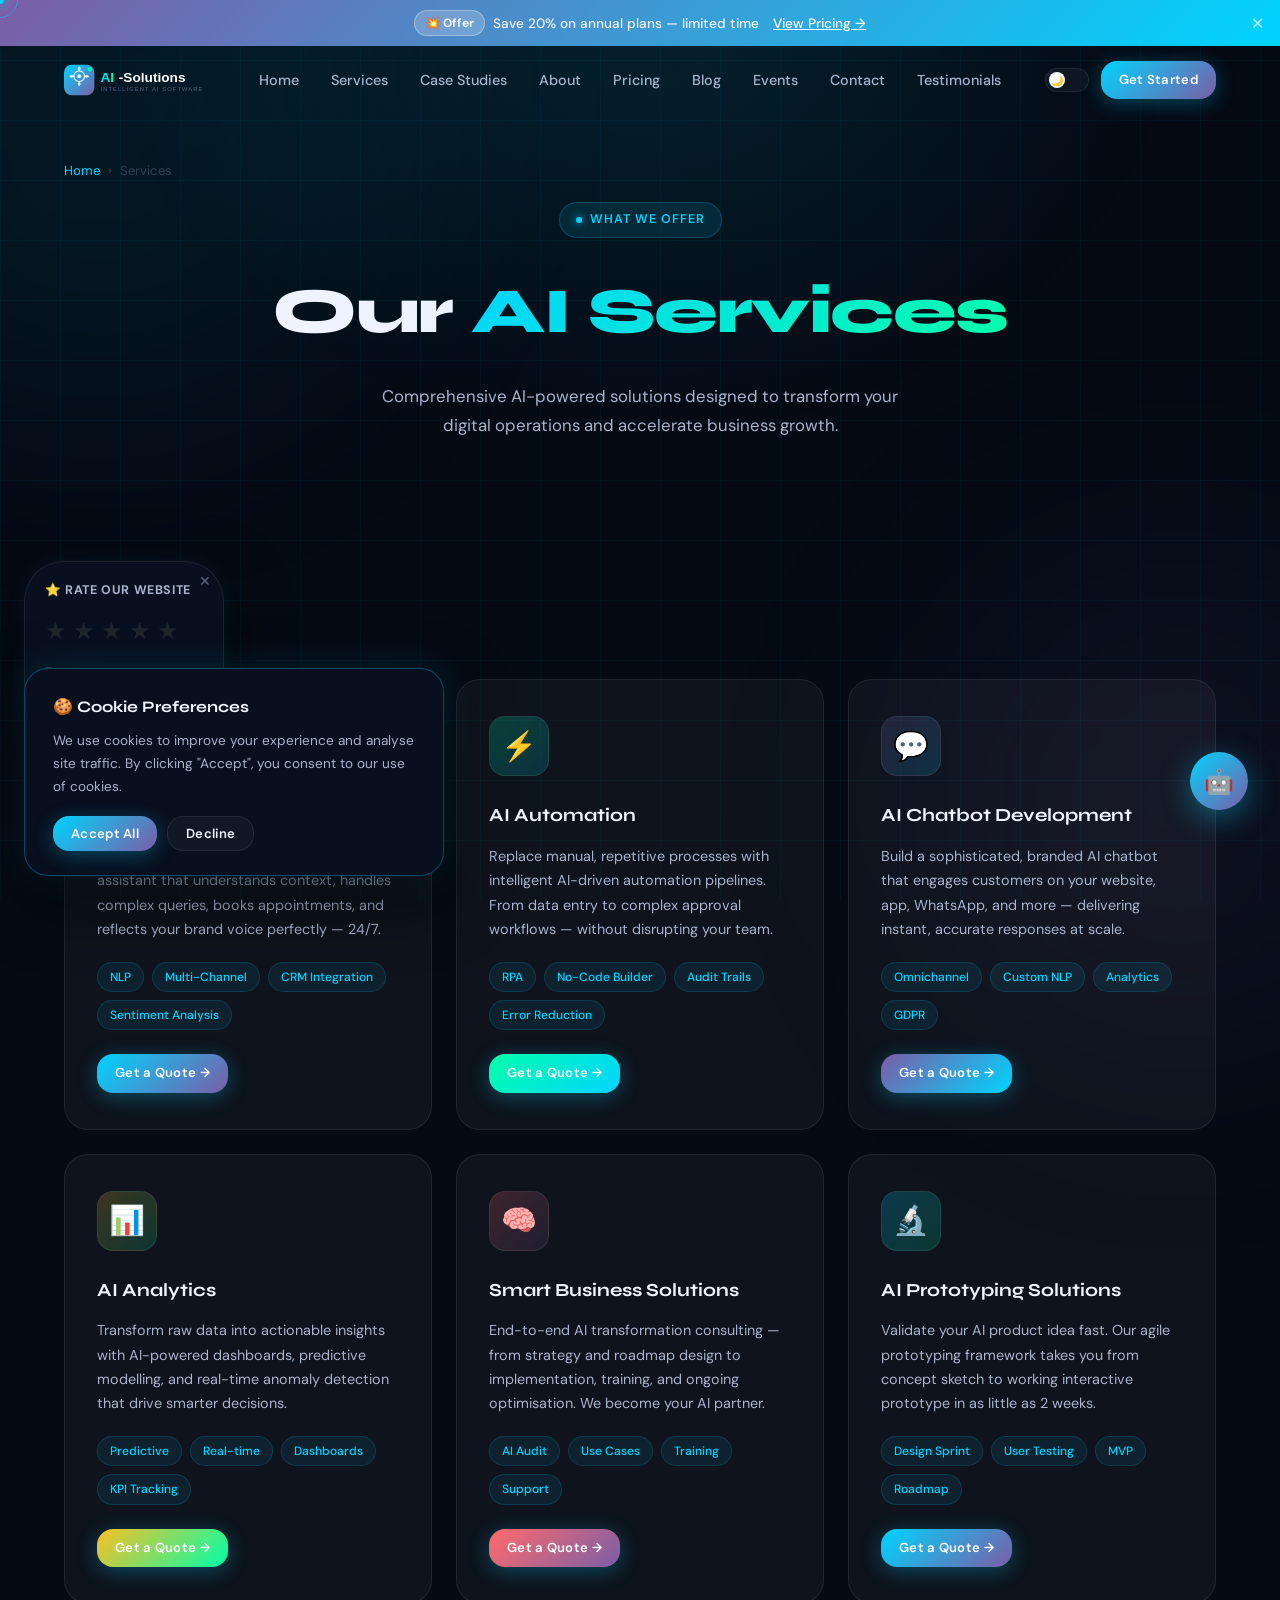
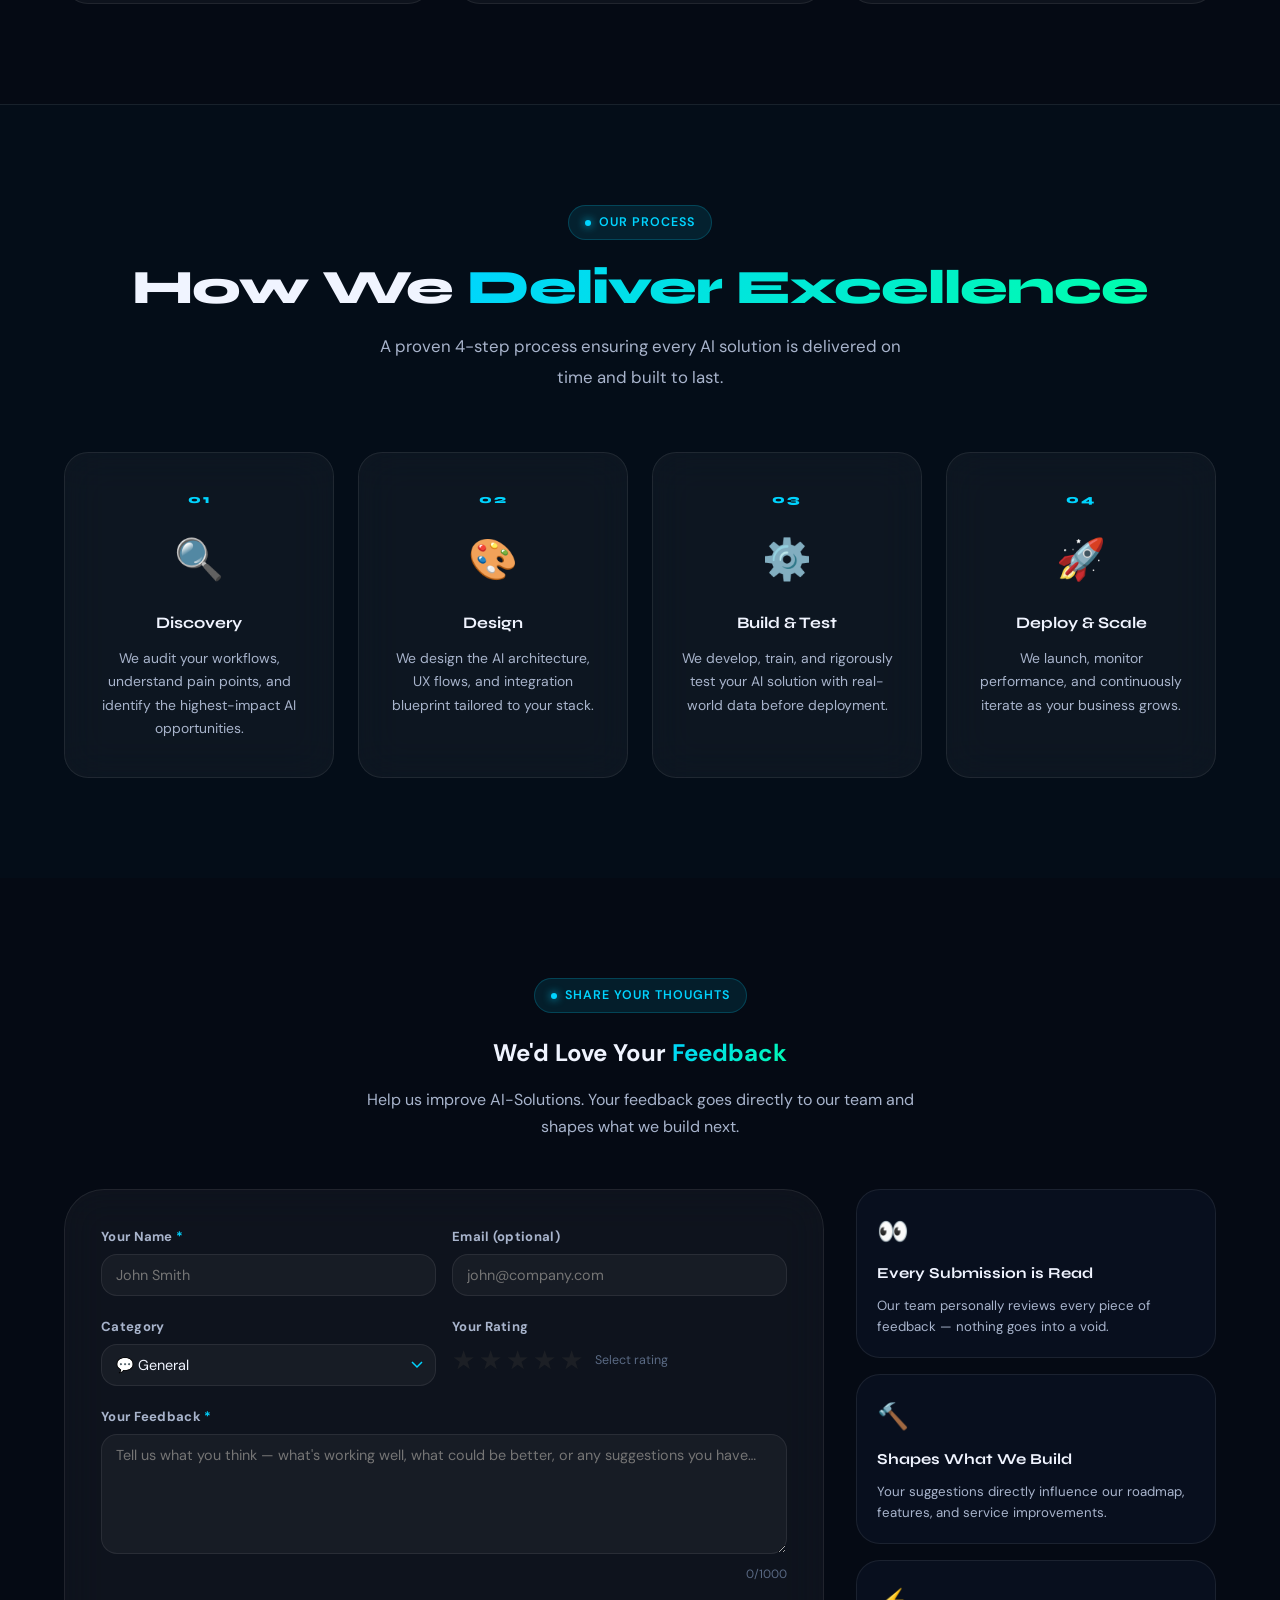
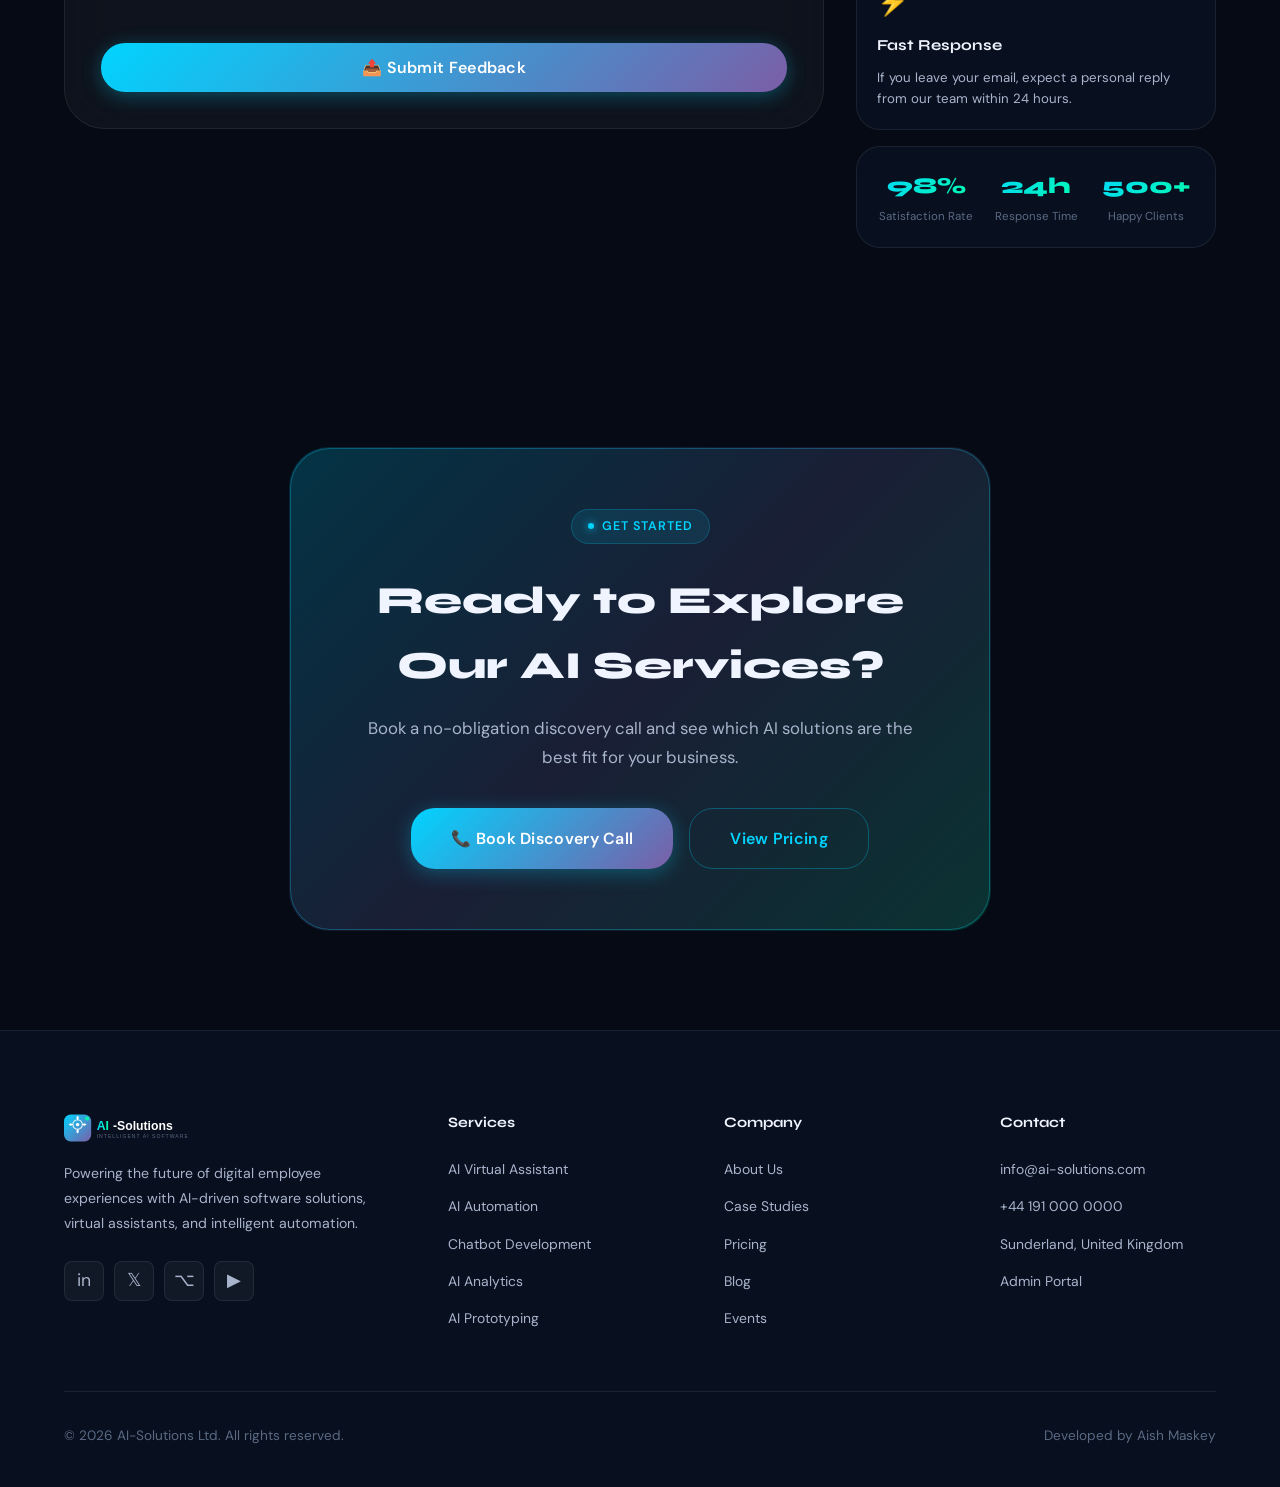
<file: pages/services.html>
<!DOCTYPE html>
<html lang="en">
<head>
  <meta charset="UTF-8" /><meta name="viewport" content="width=device-width, initial-scale=1.0" />
  <meta name="description" content="AI-Solutions Services — AI Virtual Assistants, Automation, Chatbots, Analytics, and Prototyping." />
  <title>Services — AI-Solutions</title>
  <link rel="icon" href="../images/favicon.svg" type="image/svg+xml" />
  <link rel="stylesheet" href="../css/style.css?v=2" />
  <link rel="stylesheet" href="../css/extras.css?v=2" />
  <link rel="preconnect" href="https://fonts.googleapis.com" />
  <link rel="preconnect" href="https://fonts.gstatic.com" crossorigin />
</head>
<body>
<div id="preloader"><div class="preloader-logo"><img src="../images/logo.svg" alt="AI-Solutions" /></div><div class="preloader-bar-wrap"><div class="preloader-bar"></div></div><div class="preloader-text">Loading AI-Solutions…</div></div>
<div id="announce-bar"><div class="announce-text"><span class="announce-badge">💥 Offer</span>Save 20% on annual plans — limited time<a href="pricing.html" style="color:#fff;text-decoration:underline;margin-left:6px;">View Pricing →</a></div><button class="announce-close" id="announce-close">✕</button></div>
<div id="cursor-dot"></div><div id="cursor-ring"></div>
<div id="scroll-progress"></div><div id="toast-container"></div>
<div class="bg-grid"></div><div class="orb orb-1"></div><div class="orb orb-2"></div>
<nav class="navbar" id="navbar">
  <a href="../index.html" class="nav-logo"><img src="../images/logo.svg" alt="AI-Solutions Logo" style="height:38px;width:auto;" /></a>
  <ul class="nav-links" id="nav-links">
    <li><a href="../index.html">Home</a></li><li><a href="services.html" class="active">Services</a></li>
    <li><a href="projects.html">Case Studies</a></li><li><a href="about.html">About</a></li>
    <li><a href="pricing.html">Pricing</a></li><li><a href="blog.html">Blog</a></li>
    <li><a href="events.html">Events</a></li><li><a href="contact.html">Contact</a></li>
    <li><a href="testimonials.html">Testimonials</a></li>
  </ul>
  <div class="nav-cta"><div class="theme-toggle" id="theme-toggle" title="Toggle dark/light mode"><div class="theme-toggle-thumb">🌙</div></div><a href="contact.html" class="btn btn-primary btn-sm">Get Started</a><button class="hamburger" id="hamburger"><span></span><span></span><span></span></button></div>
</nav>
<section class="page-banner">
  <div class="breadcrumb"><a href="../index.html">Home</a><span>›</span><span>Services</span></div>
  <div class="section-tag">What We Offer</div>
  <h1 class="page-banner-title">Our <span class="logo-gradient">AI Services</span></h1>
  <p class="page-banner-sub">Comprehensive AI-powered solutions designed to transform your digital operations and accelerate business growth.</p>
</section>
<section class="section-pad"><div class="container"><div class="services-grid">
  <div class="service-card reveal delay-1" id="virtual-assistant" style="--c1:#00d4ff;"><div class="service-icon" style="background:linear-gradient(135deg,rgba(0,212,255,0.2),rgba(123,94,167,0.15));">🤖</div><h3>AI Virtual Assistant</h3><p>Deploy an always-on intelligent virtual assistant that understands context, handles complex queries, books appointments, and reflects your brand voice perfectly — 24/7.</p><div class="service-tags"><span class="stag">NLP</span><span class="stag">Multi-Channel</span><span class="stag">CRM Integration</span><span class="stag">Sentiment Analysis</span></div><a href="contact.html" class="btn btn-primary btn-sm">Get a Quote →</a></div>
  <div class="service-card reveal delay-2" id="automation" style="--c1:#00ffaa;"><div class="service-icon" style="background:linear-gradient(135deg,rgba(0,255,170,0.2),rgba(0,212,255,0.15));">⚡</div><h3>AI Automation</h3><p>Replace manual, repetitive processes with intelligent AI-driven automation pipelines. From data entry to complex approval workflows — without disrupting your team.</p><div class="service-tags"><span class="stag">RPA</span><span class="stag">No-Code Builder</span><span class="stag">Audit Trails</span><span class="stag">Error Reduction</span></div><a href="contact.html" class="btn btn-primary btn-sm" style="background:linear-gradient(135deg,#00ffaa,#00d4ff);">Get a Quote →</a></div>
  <div class="service-card reveal delay-3" id="chatbot" style="--c1:#7b5ea7;"><div class="service-icon" style="background:linear-gradient(135deg,rgba(123,94,167,0.2),rgba(0,212,255,0.15));">💬</div><h3>AI Chatbot Development</h3><p>Build a sophisticated, branded AI chatbot that engages customers on your website, app, WhatsApp, and more — delivering instant, accurate responses at scale.</p><div class="service-tags"><span class="stag">Omnichannel</span><span class="stag">Custom NLP</span><span class="stag">Analytics</span><span class="stag">GDPR</span></div><a href="contact.html" class="btn btn-primary btn-sm" style="background:linear-gradient(135deg,#7b5ea7,#00d4ff);">Get a Quote →</a></div>
  <div class="service-card reveal delay-1" id="analytics" style="--c1:#fbbf24;"><div class="service-icon" style="background:linear-gradient(135deg,rgba(251,191,36,0.2),rgba(0,255,170,0.15));">📊</div><h3>AI Analytics</h3><p>Transform raw data into actionable insights with AI-powered dashboards, predictive modelling, and real-time anomaly detection that drive smarter decisions.</p><div class="service-tags"><span class="stag">Predictive</span><span class="stag">Real-time</span><span class="stag">Dashboards</span><span class="stag">KPI Tracking</span></div><a href="contact.html" class="btn btn-primary btn-sm" style="background:linear-gradient(135deg,#fbbf24,#00ffaa);">Get a Quote →</a></div>
  <div class="service-card reveal delay-2" id="smart" style="--c1:#ff6b6b;"><div class="service-icon" style="background:linear-gradient(135deg,rgba(255,107,107,0.2),rgba(123,94,167,0.15));">🧠</div><h3>Smart Business Solutions</h3><p>End-to-end AI transformation consulting — from strategy and roadmap design to implementation, training, and ongoing optimisation. We become your AI partner.</p><div class="service-tags"><span class="stag">AI Audit</span><span class="stag">Use Cases</span><span class="stag">Training</span><span class="stag">Support</span></div><a href="contact.html" class="btn btn-primary btn-sm" style="background:linear-gradient(135deg,#ff6b6b,#7b5ea7);">Get a Quote →</a></div>
  <div class="service-card reveal delay-3" id="prototyping" style="--c1:#00d4ff;"><div class="service-icon" style="background:linear-gradient(135deg,rgba(0,212,255,0.2),rgba(0,255,170,0.15));">🔬</div><h3>AI Prototyping Solutions</h3><p>Validate your AI product idea fast. Our agile prototyping framework takes you from concept sketch to working interactive prototype in as little as 2 weeks.</p><div class="service-tags"><span class="stag">Design Sprint</span><span class="stag">User Testing</span><span class="stag">MVP</span><span class="stag">Roadmap</span></div><a href="contact.html" class="btn btn-primary btn-sm">Get a Quote →</a></div>
</div></div></section>
<section class="section-pad" style="background:rgba(0,212,255,0.02);border-top:1px solid var(--border);">
  <div class="container">
    <div class="text-center reveal"><div class="section-tag">Our Process</div><h2 class="section-title">How We <span>Deliver Excellence</span></h2><p class="section-subtitle">A proven 4-step process ensuring every AI solution is delivered on time and built to last.</p></div>
    <div class="process-steps-grid reveal">
      <div class="process-step glass-card"><div class="process-num">01</div><div class="process-emoji">🔍</div><h3 class="process-title">Discovery</h3><p class="process-desc">We audit your workflows, understand pain points, and identify the highest-impact AI opportunities.</p></div>
      <div class="process-step glass-card"><div class="process-num">02</div><div class="process-emoji">🎨</div><h3 class="process-title">Design</h3><p class="process-desc">We design the AI architecture, UX flows, and integration blueprint tailored to your stack.</p></div>
      <div class="process-step glass-card"><div class="process-num">03</div><div class="process-emoji">⚙️</div><h3 class="process-title">Build &amp; Test</h3><p class="process-desc">We develop, train, and rigorously test your AI solution with real-world data before deployment.</p></div>
      <div class="process-step glass-card"><div class="process-num">04</div><div class="process-emoji">🚀</div><h3 class="process-title">Deploy &amp; Scale</h3><p class="process-desc">We launch, monitor performance, and continuously iterate as your business grows.</p></div>
    </div>
  </div>
</section>

<!-- FEEDBACK SECTION -->
<section class="feedback-section section-pad" id="feedback-section">
  <div class="container">
    <div class="section-header reveal">
      <div class="section-tag">Share Your Thoughts</div>
      <h2>We'd Love Your <span class="gradient-text">Feedback</span></h2>
      <p>Help us improve AI-Solutions. Your feedback goes directly to our team and shapes what we build next.</p>
    </div>
    <div class="feedback-grid reveal">
      <!-- Left: Form -->
      <div class="feedback-form-card glass-card">
        <div id="feedback-form-wrap">
          <div class="feedback-fields">
            <div class="fb-row">
              <div class="fb-group">
                <label class="fb-label">Your Name <span class="fb-req">*</span></label>
                <input type="text" id="fb-name" class="fb-input" placeholder="John Smith" maxlength="120"/>
              </div>
              <div class="fb-group">
                <label class="fb-label">Email (optional)</label>
                <input type="email" id="fb-email" class="fb-input" placeholder="john@company.com"/>
              </div>
            </div>
            <div class="fb-row">
              <div class="fb-group">
                <label class="fb-label">Category</label>
                <select id="fb-category" class="fb-input fb-select">
                  <option value="General">💬 General</option>
                  <option value="UI/UX">🎨 UI / UX Design</option>
                  <option value="Services">🤖 Services</option>
                  <option value="Pricing">💰 Pricing</option>
                  <option value="Support">🛡️ Support</option>
                  <option value="Other">📝 Other</option>
                </select>
              </div>
              <div class="fb-group">
                <label class="fb-label">Your Rating</label>
                <div class="fb-star-row" id="fb-stars">
                  <span class="fb-star" data-val="1">★</span>
                  <span class="fb-star" data-val="2">★</span>
                  <span class="fb-star" data-val="3">★</span>
                  <span class="fb-star" data-val="4">★</span>
                  <span class="fb-star" data-val="5">★</span>
                  <span class="fb-star-label" id="fb-star-label">Select rating</span>
                </div>
              </div>
            </div>
            <div class="fb-group">
              <label class="fb-label">Your Feedback <span class="fb-req">*</span></label>
              <textarea id="fb-message" class="fb-input fb-textarea" placeholder="Tell us what you think — what's working well, what could be better, or any suggestions you have…" maxlength="1000"></textarea>
              <div class="fb-char-count"><span id="fb-char">0</span>/1000</div>
            </div>
            <div class="fb-error" id="fb-error"></div>
            <button class="btn btn-primary btn-lg fb-submit" id="fb-submit">
              <span id="fb-btn-text">📤 Submit Feedback</span>
            </button>
          </div>
        </div>
        <div class="fb-success" id="fb-success" style="display:none;">
          <div class="fb-success-icon">🎉</div>
          <h3>Thank You!</h3>
          <p>Your feedback has been received. Our team reviews every submission and uses it to make AI-Solutions better.</p>
          <button class="btn btn-outline btn-sm" id="fb-again">Submit Another</button>
        </div>
      </div>
      <!-- Right: Why feedback matters -->
      <div class="feedback-info">
        <div class="fb-info-card reveal delay-1">
          <div class="fb-info-icon">👀</div>
          <h4>Every Submission is Read</h4>
          <p>Our team personally reviews every piece of feedback — nothing goes into a void.</p>
        </div>
        <div class="fb-info-card reveal delay-2">
          <div class="fb-info-icon">🔨</div>
          <h4>Shapes What We Build</h4>
          <p>Your suggestions directly influence our roadmap, features, and service improvements.</p>
        </div>
        <div class="fb-info-card reveal delay-3">
          <div class="fb-info-icon">⚡</div>
          <h4>Fast Response</h4>
          <p>If you leave your email, expect a personal reply from our team within 24 hours.</p>
        </div>
        <div class="fb-stats-row">
          <div class="fb-stat"><div class="fb-stat-num">98%</div><div class="fb-stat-lbl">Satisfaction Rate</div></div>
          <div class="fb-stat"><div class="fb-stat-num">24h</div><div class="fb-stat-lbl">Response Time</div></div>
          <div class="fb-stat"><div class="fb-stat-num">500+</div><div class="fb-stat-lbl">Happy Clients</div></div>
        </div>
      </div>
    </div>
  </div>
</section>

<section class="cta-section"><div class="container"><div class="cta-box reveal"><div class="section-tag" style="margin:0 auto 24px;">Get Started</div><h2>Ready to Explore Our AI Services?</h2><p>Book a no-obligation discovery call and see which AI solutions are the best fit for your business.</p><div class="cta-actions"><a href="contact.html" class="btn btn-primary btn-lg">📞 Book Discovery Call</a><a href="pricing.html" class="btn btn-outline btn-lg">View Pricing</a></div></div></div></section>
<!-- Footer -->
<footer><div class="container">
  <div class="footer-grid">
    <div class="footer-brand">
      <div class="f-logo"><img src="../images/logo.svg" alt="AI-Solutions" style="height:34px;width:auto;" /></div>
      <p style="margin-top:12px;">Powering the future of digital employee experiences with AI-driven software solutions, virtual assistants, and intelligent automation.</p>
      <div class="social-links"><a href="#" class="slink" title="LinkedIn">in</a><a href="#" class="slink" title="Twitter">𝕏</a><a href="#" class="slink" title="GitHub">⌥</a><a href="#" class="slink" title="YouTube">▶</a></div>
    </div>
    <div class="footer-col"><h4>Services</h4><ul>
      <li><a href="services.html#virtual-assistant">AI Virtual Assistant</a></li>
      <li><a href="services.html#automation">AI Automation</a></li>
      <li><a href="services.html#chatbot">Chatbot Development</a></li>
      <li><a href="services.html#analytics">AI Analytics</a></li>
      <li><a href="services.html#prototyping">AI Prototyping</a></li>
    </ul></div>
    <div class="footer-col"><h4>Company</h4><ul>
      <li><a href="about.html">About Us</a></li>
      <li><a href="projects.html">Case Studies</a></li>
      <li><a href="pricing.html">Pricing</a></li>
      <li><a href="blog.html">Blog</a></li>
      <li><a href="events.html">Events</a></li>
    </ul></div>
    <div class="footer-col"><h4>Contact</h4><ul>
      <li><a href="mailto:info@ai-solutions.com">info@ai-solutions.com</a></li>
      <li><a href="tel:+441910000000">+44 191 000 0000</a></li>
      <li><a href="#">Sunderland, United Kingdom</a></li>
      <li><a href="../admin/login.html">Admin Portal</a></li>
    </ul></div>
  </div>
  <div class="footer-bottom">
    <span>&copy; 2026 AI-Solutions Ltd. All rights reserved.</span>
    <span>Developed by Aish Maskey</span>
  </div>
</div></footer>
<!-- Cookie Banner -->
<div id="cookie-banner">
  <div class="cookie-title">🍪 Cookie Preferences</div>
  <div class="cookie-text">We use cookies to improve your experience and analyse site traffic. By clicking "Accept", you consent to our use of cookies.</div>
  <div class="cookie-actions"><button id="cookie-accept" class="btn btn-primary btn-sm">Accept All</button><button id="cookie-decline" class="btn btn-ghost btn-sm">Decline</button></div>
</div>
<!-- Progress Ring -->
<div class="progress-ring-wrap" id="progress-ring-wrap">
  <svg class="progress-ring-svg" width="52" height="52" viewBox="0 0 52 52">
    <defs><linearGradient id="ringGrad" x1="0%" y1="0%" x2="100%" y2="0%"><stop offset="0%" style="stop-color:#00d4ff"/><stop offset="100%" style="stop-color:#00ffaa"/></linearGradient></defs>
    <circle class="progress-ring-track" cx="26" cy="26" r="20"/>
    <circle class="progress-ring-fill" id="ring-fill" cx="26" cy="26" r="20"/>
  </svg>
  <button class="progress-ring-btn" id="ring-btn" title="Back to top">↑</button>
</div><!-- Chatbot -->
<button class="chatbot-toggle" id="cb-toggle" title="Chat with ARIA">🤖</button>
<div class="chatbot-win" id="cb-win">
  <div class="chat-header"><div class="chat-avatar">🤖</div><div><div class="chat-name">ARIA — AI Assistant</div><div class="chat-status">Online</div></div><button class="chat-x" id="cb-close">✕</button></div>
  <div class="chat-msgs" id="cb-msgs"></div>
  <div class="chat-footer"><input type="text" id="cb-input" placeholder="Ask me anything…" autocomplete="off" /><button class="chat-send" id="cb-send">➤</button></div>
</div>
<!-- Modal -->
<div class="modal-overlay" id="proj-modal">
  <div class="modal-box">
    <button class="modal-close" id="m-close">✕</button>
    <div class="section-tag" id="m-cat" style="margin-bottom:16px;">Category</div>
    <h2 class="section-title" id="m-title" style="font-size:1.8rem;margin-bottom:16px;"></h2>
    <p id="m-desc" style="color:var(--text-secondary);line-height:1.8;margin-bottom:24px;"></p>
    <div style="display:flex;gap:10px;flex-wrap:wrap;margin-bottom:28px;"><span class="stag">AI Powered</span><span class="stag">Machine Learning</span><span class="stag">Cloud Native</span></div>
    <div style="display:flex;gap:12px;"><a href="contact.html" class="btn btn-primary">Start Similar Project</a><button class="btn btn-outline" onclick="document.getElementById('proj-modal').classList.remove('open')">Close</button></div>
  </div>
</div>
<script src="../js/main.js?v=2"></script>
<script src="../js/features.js?v=2"></script>
<script src="../js/extras.js?v=3"></script>
</body></html>
</file>
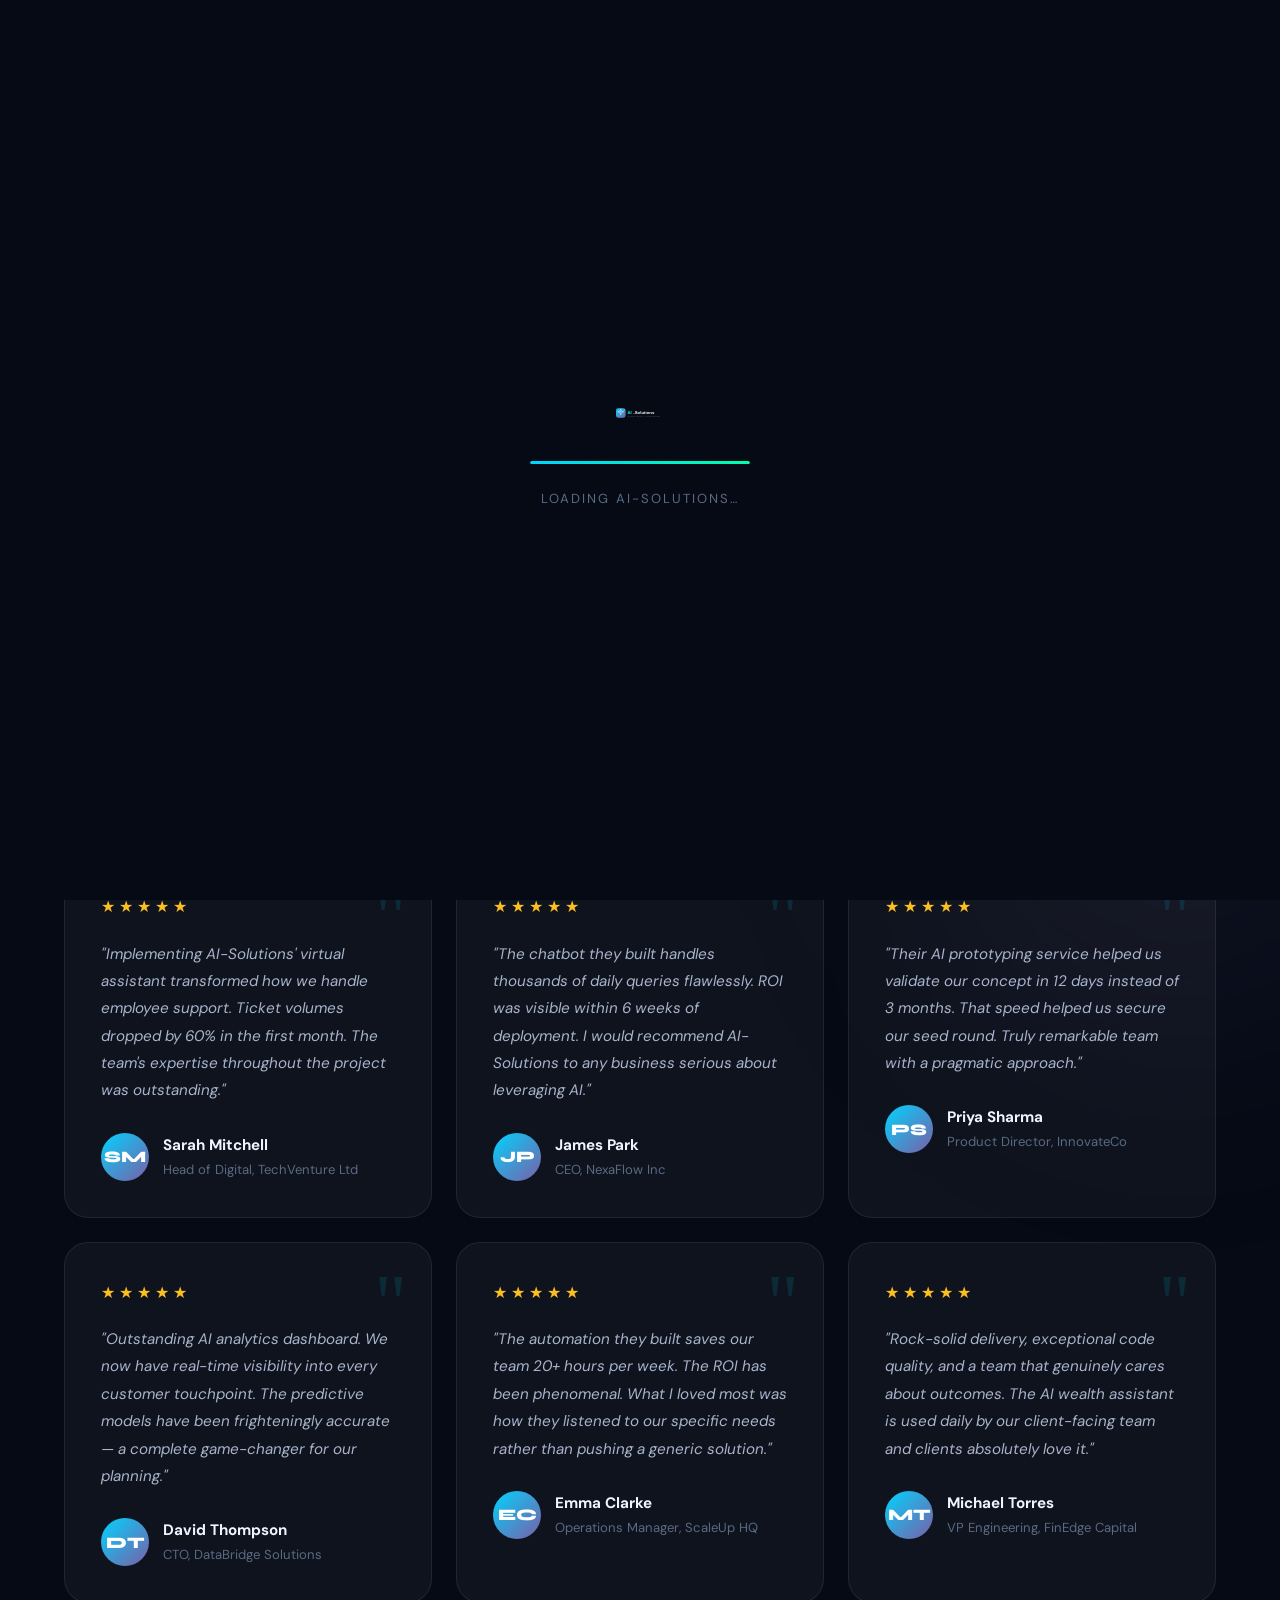
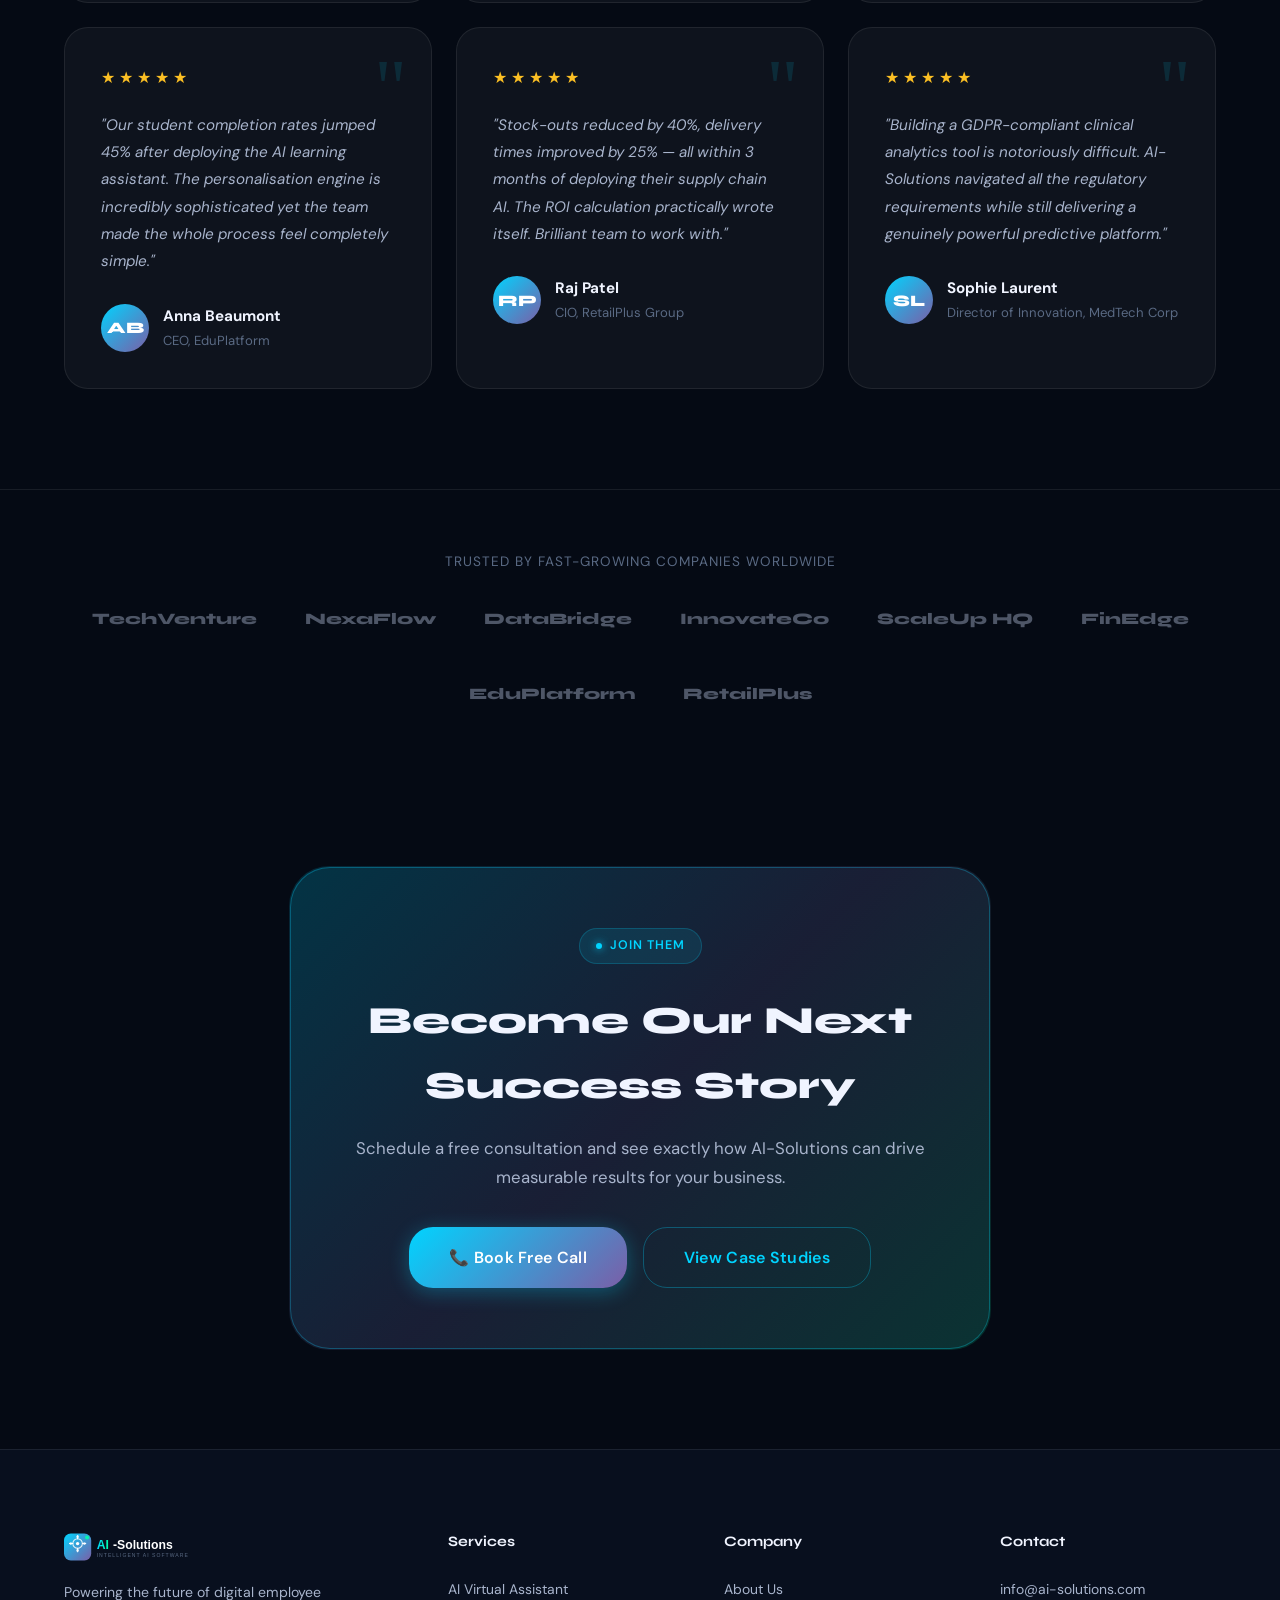
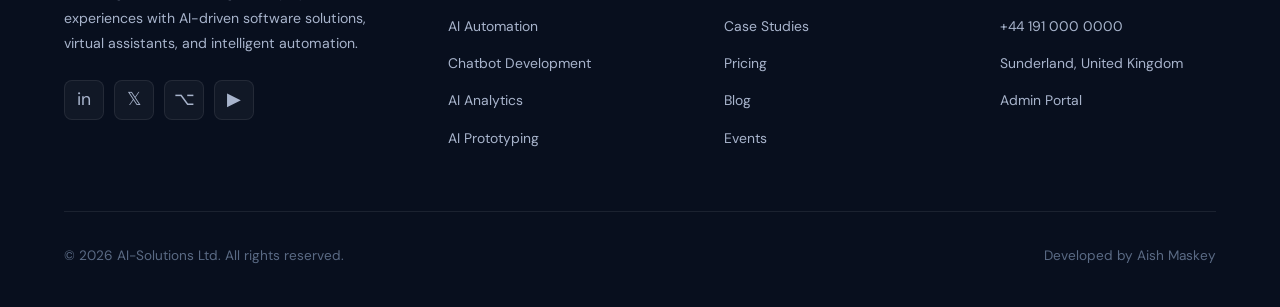
<file: pages/testimonials.html>
<!DOCTYPE html>
<html lang="en">
<head>
  <meta charset="UTF-8" /><meta name="viewport" content="width=device-width, initial-scale=1.0" />
  <meta name="description" content="Client testimonials and reviews for AI-Solutions." />
  <title>Testimonials — AI-Solutions</title>
  <link rel="icon" href="../images/favicon.svg" type="image/svg+xml" />
  <link rel="stylesheet" href="../css/style.css?v=2" />
  <link rel="stylesheet" href="../css/extras.css?v=2" />
  <link rel="preconnect" href="https://fonts.googleapis.com" />
  <link rel="preconnect" href="https://fonts.gstatic.com" crossorigin />
</head>
<body>
<!-- Preloader -->
<div id="preloader"><div class="preloader-logo"><img src="../images/logo.svg" alt="AI-Solutions" /></div><div class="preloader-bar-wrap"><div class="preloader-bar"></div></div><div class="preloader-text">Loading AI-Solutions…</div></div>
<!-- Announcement Bar -->
<div id="announce-bar"><div class="announce-text"><span class="announce-badge">🚀 New</span>AI Prototyping Sprint — Limited spots for September 2026<a href="register-event.html" style="color:#fff;text-decoration:underline;margin-left:6px;">Register Now →</a></div><button class="announce-close" id="announce-close">✕</button></div>
<div id="cursor-dot"></div><div id="cursor-ring"></div>
<div id="scroll-progress"></div><div id="toast-container"></div>
<div class="bg-grid"></div><div class="orb orb-1"></div><div class="orb orb-2"></div>
<!-- Navbar -->
<nav class="navbar" id="navbar">
  <a href="../index.html" class="nav-logo"><img src="../images/logo.svg" alt="AI-Solutions Logo" style="height:38px;width:auto;" /></a>
  <ul class="nav-links" id="nav-links">
    <li><a href="../index.html">Home</a></li>
    <li><a href="services.html">Services</a></li>
    <li><a href="projects.html">Case Studies</a></li>
    <li><a href="about.html">About</a></li>
    <li><a href="pricing.html">Pricing</a></li>
    <li><a href="blog.html">Blog</a></li>
    <li><a href="events.html">Events</a></li>
    <li><a href="contact.html">Contact</a></li>
    <li><a href="testimonials.html" class="active">Testimonials</a></li>
  </ul>
  <div class="nav-cta">
    <div class="theme-toggle" id="theme-toggle" title="Toggle dark/light mode"><div class="theme-toggle-thumb">🌙</div></div>
    <a href="contact.html" class="btn btn-primary btn-sm">Get Started</a>
    <button class="hamburger" id="hamburger"><span></span><span></span><span></span></button>
  </div>
</nav>
<section class="page-banner">
  <div class="section-tag">Client Voices</div>
  <h1 class="page-banner-title">What Our <span class="logo-gradient">Clients Say</span></h1>
  <p class="page-banner-sub">Don't just take our word for it — hear from the businesses that have transformed their operations with AI-Solutions.</p>
</section>

<!-- Summary Stats -->
<section class="stats-bar reveal" style="padding:60px 5%;">
  <div class="container">
    <div class="stats-bar-grid">
      <div class="stats-bar-item"><div class="stats-bar-num">4.9</div><div class="stats-bar-lbl">Average Rating</div></div>
      <div class="stats-bar-item"><div class="stats-bar-num" data-counter data-target="500" data-suffix="+">500+</div><div class="stats-bar-lbl">Happy Clients</div></div>
      <div class="stats-bar-item"><div class="stats-bar-num">98%</div><div class="stats-bar-lbl">Would Recommend</div></div>
      <div class="stats-bar-item"><div class="stats-bar-num">5★</div><div class="stats-bar-lbl">Consistent Rating</div></div>
    </div>
  </div>
</section>

<!-- Testimonials Grid -->
<section class="section-pad">
  <div class="container">
    <div class="testi-grid">

      <div class="testi-card reveal delay-1">
        <div class="stars"><span>★</span><span>★</span><span>★</span><span>★</span><span>★</span></div>
        <p class="testi-text">"Implementing AI-Solutions' virtual assistant transformed how we handle employee support. Ticket volumes dropped by 60% in the first month. The team's expertise throughout the project was outstanding."</p>
        <div class="testi-author"><div class="t-avatar">SM</div><div><div class="t-name">Sarah Mitchell</div><div class="t-role">Head of Digital, TechVenture Ltd</div></div></div>
      </div>

      <div class="testi-card reveal delay-2">
        <div class="stars"><span>★</span><span>★</span><span>★</span><span>★</span><span>★</span></div>
        <p class="testi-text">"The chatbot they built handles thousands of daily queries flawlessly. ROI was visible within 6 weeks of deployment. I would recommend AI-Solutions to any business serious about leveraging AI."</p>
        <div class="testi-author"><div class="t-avatar">JP</div><div><div class="t-name">James Park</div><div class="t-role">CEO, NexaFlow Inc</div></div></div>
      </div>

      <div class="testi-card reveal delay-3">
        <div class="stars"><span>★</span><span>★</span><span>★</span><span>★</span><span>★</span></div>
        <p class="testi-text">"Their AI prototyping service helped us validate our concept in 12 days instead of 3 months. That speed helped us secure our seed round. Truly remarkable team with a pragmatic approach."</p>
        <div class="testi-author"><div class="t-avatar">PS</div><div><div class="t-name">Priya Sharma</div><div class="t-role">Product Director, InnovateCo</div></div></div>
      </div>

      <div class="testi-card reveal delay-1">
        <div class="stars"><span>★</span><span>★</span><span>★</span><span>★</span><span>★</span></div>
        <p class="testi-text">"Outstanding AI analytics dashboard. We now have real-time visibility into every customer touchpoint. The predictive models have been frighteningly accurate — a complete game-changer for our planning."</p>
        <div class="testi-author"><div class="t-avatar">DT</div><div><div class="t-name">David Thompson</div><div class="t-role">CTO, DataBridge Solutions</div></div></div>
      </div>

      <div class="testi-card reveal delay-2">
        <div class="stars"><span>★</span><span>★</span><span>★</span><span>★</span><span>★</span></div>
        <p class="testi-text">"The automation they built saves our team 20+ hours per week. The ROI has been phenomenal. What I loved most was how they listened to our specific needs rather than pushing a generic solution."</p>
        <div class="testi-author"><div class="t-avatar">EC</div><div><div class="t-name">Emma Clarke</div><div class="t-role">Operations Manager, ScaleUp HQ</div></div></div>
      </div>

      <div class="testi-card reveal delay-3">
        <div class="stars"><span>★</span><span>★</span><span>★</span><span>★</span><span>★</span></div>
        <p class="testi-text">"Rock-solid delivery, exceptional code quality, and a team that genuinely cares about outcomes. The AI wealth assistant is used daily by our client-facing team and clients absolutely love it."</p>
        <div class="testi-author"><div class="t-avatar">MT</div><div><div class="t-name">Michael Torres</div><div class="t-role">VP Engineering, FinEdge Capital</div></div></div>
      </div>

      <div class="testi-card reveal delay-1">
        <div class="stars"><span>★</span><span>★</span><span>★</span><span>★</span><span>★</span></div>
        <p class="testi-text">"Our student completion rates jumped 45% after deploying the AI learning assistant. The personalisation engine is incredibly sophisticated yet the team made the whole process feel completely simple."</p>
        <div class="testi-author"><div class="t-avatar">AB</div><div><div class="t-name">Anna Beaumont</div><div class="t-role">CEO, EduPlatform</div></div></div>
      </div>

      <div class="testi-card reveal delay-2">
        <div class="stars"><span>★</span><span>★</span><span>★</span><span>★</span><span>★</span></div>
        <p class="testi-text">"Stock-outs reduced by 40%, delivery times improved by 25% — all within 3 months of deploying their supply chain AI. The ROI calculation practically wrote itself. Brilliant team to work with."</p>
        <div class="testi-author"><div class="t-avatar">RP</div><div><div class="t-name">Raj Patel</div><div class="t-role">CIO, RetailPlus Group</div></div></div>
      </div>

      <div class="testi-card reveal delay-3">
        <div class="stars"><span>★</span><span>★</span><span>★</span><span>★</span><span>★</span></div>
        <p class="testi-text">"Building a GDPR-compliant clinical analytics tool is notoriously difficult. AI-Solutions navigated all the regulatory requirements while still delivering a genuinely powerful predictive platform."</p>
        <div class="testi-author"><div class="t-avatar">SL</div><div><div class="t-name">Sophie Laurent</div><div class="t-role">Director of Innovation, MedTech Corp</div></div></div>
      </div>

    </div>
  </div>
</section>

<!-- Trusted By -->
<section class="section-pad-sm" style="border-top:1px solid var(--border);">
  <div class="container text-center">
    <p style="font-size:0.85rem;color:var(--text-muted);letter-spacing:1px;text-transform:uppercase;margin-bottom:32px;">Trusted by fast-growing companies worldwide</p>
    <div style="display:flex;align-items:center;justify-content:center;gap:48px;flex-wrap:wrap;opacity:0.45;">
      <span style="font-family:var(--font-display);font-weight:800;font-size:1rem;color:var(--text-secondary);">TechVenture</span>
      <span style="font-family:var(--font-display);font-weight:800;font-size:1rem;color:var(--text-secondary);">NexaFlow</span>
      <span style="font-family:var(--font-display);font-weight:800;font-size:1rem;color:var(--text-secondary);">DataBridge</span>
      <span style="font-family:var(--font-display);font-weight:800;font-size:1rem;color:var(--text-secondary);">InnovateCo</span>
      <span style="font-family:var(--font-display);font-weight:800;font-size:1rem;color:var(--text-secondary);">ScaleUp HQ</span>
      <span style="font-family:var(--font-display);font-weight:800;font-size:1rem;color:var(--text-secondary);">FinEdge</span>
      <span style="font-family:var(--font-display);font-weight:800;font-size:1rem;color:var(--text-secondary);">EduPlatform</span>
      <span style="font-family:var(--font-display);font-weight:800;font-size:1rem;color:var(--text-secondary);">RetailPlus</span>
    </div>
  </div>
</section>

<!-- CTA -->
<section class="cta-section"><div class="container"><div class="cta-box reveal">
  <div class="section-tag" style="margin:0 auto 24px;">Join Them</div>
  <h2>Become Our Next Success Story</h2>
  <p>Schedule a free consultation and see exactly how AI-Solutions can drive measurable results for your business.</p>
  <div class="cta-actions"><a href="contact.html" class="btn btn-primary btn-lg">📞 Book Free Call</a><a href="projects.html" class="btn btn-outline btn-lg">View Case Studies</a></div>
</div></div></section>



<!-- Footer -->
<footer><div class="container">
  <div class="footer-grid">
    <div class="footer-brand">
      <div class="f-logo"><img src="../images/logo.svg" alt="AI-Solutions" style="height:34px;width:auto;" /></div>
      <p style="margin-top:12px;">Powering the future of digital employee experiences with AI-driven software solutions, virtual assistants, and intelligent automation.</p>
      <div class="social-links"><a href="#" class="slink" title="LinkedIn">in</a><a href="#" class="slink" title="Twitter">𝕏</a><a href="#" class="slink" title="GitHub">⌥</a><a href="#" class="slink" title="YouTube">▶</a></div>
    </div>
    <div class="footer-col"><h4>Services</h4><ul>
      <li><a href="services.html#virtual-assistant">AI Virtual Assistant</a></li>
      <li><a href="services.html#automation">AI Automation</a></li>
      <li><a href="services.html#chatbot">Chatbot Development</a></li>
      <li><a href="services.html#analytics">AI Analytics</a></li>
      <li><a href="services.html#prototyping">AI Prototyping</a></li>
    </ul></div>
    <div class="footer-col"><h4>Company</h4><ul>
      <li><a href="about.html">About Us</a></li>
      <li><a href="projects.html">Case Studies</a></li>
      <li><a href="pricing.html">Pricing</a></li>
      <li><a href="blog.html">Blog</a></li>
      <li><a href="events.html">Events</a></li>
    </ul></div>
    <div class="footer-col"><h4>Contact</h4><ul>
      <li><a href="mailto:info@ai-solutions.com">info@ai-solutions.com</a></li>
      <li><a href="tel:+441910000000">+44 191 000 0000</a></li>
      <li><a href="#">Sunderland, United Kingdom</a></li>
      <li><a href="../admin/login.html">Admin Portal</a></li>
    </ul></div>
  </div>
  <div class="footer-bottom">
    <span>&copy; 2026 AI-Solutions Ltd. All rights reserved.</span>
    <span>Developed by Aish Maskey</span>
  </div>
</div></footer>

<!-- Cookie Banner -->
<div id="cookie-banner">
  <div class="cookie-title">🍪 Cookie Preferences</div>
  <div class="cookie-text">We use cookies to improve your experience and analyse site traffic. By clicking "Accept", you consent to our use of cookies.</div>
  <div class="cookie-actions"><button id="cookie-accept" class="btn btn-primary btn-sm">Accept All</button><button id="cookie-decline" class="btn btn-ghost btn-sm">Decline</button></div>
</div>
<!-- Progress Ring -->
<div class="progress-ring-wrap" id="progress-ring-wrap">
  <svg class="progress-ring-svg" width="52" height="52" viewBox="0 0 52 52">
    <defs><linearGradient id="ringGrad" x1="0%" y1="0%" x2="100%" y2="0%"><stop offset="0%" style="stop-color:#00d4ff"/><stop offset="100%" style="stop-color:#00ffaa"/></linearGradient></defs>
    <circle class="progress-ring-track" cx="26" cy="26" r="20"/>
    <circle class="progress-ring-fill" id="ring-fill" cx="26" cy="26" r="20"/>
  </svg>
  <button class="progress-ring-btn" id="ring-btn" title="Back to top">↑</button>
</div><!-- Chatbot -->
<button class="chatbot-toggle" id="cb-toggle" title="Chat with ARIA">🤖</button>
<div class="chatbot-win" id="cb-win">
  <div class="chat-header"><div class="chat-avatar">🤖</div><div><div class="chat-name">ARIA — AI Assistant</div><div class="chat-status">Online</div></div><button class="chat-x" id="cb-close">✕</button></div>
  <div class="chat-msgs" id="cb-msgs"></div>
  <div class="chat-footer"><input type="text" id="cb-input" placeholder="Ask me anything…" autocomplete="off" /><button class="chat-send" id="cb-send">➤</button></div>
</div>
<!-- Modal -->
<div class="modal-overlay" id="proj-modal">
  <div class="modal-box">
    <button class="modal-close" id="m-close">✕</button>
    <div class="section-tag" id="m-cat" style="margin-bottom:16px;">Category</div>
    <h2 class="section-title" id="m-title" style="font-size:1.8rem;margin-bottom:16px;"></h2>
    <p id="m-desc" style="color:var(--text-secondary);line-height:1.8;margin-bottom:24px;"></p>
    <div style="display:flex;gap:10px;flex-wrap:wrap;margin-bottom:28px;"><span class="stag">AI Powered</span><span class="stag">Machine Learning</span><span class="stag">Cloud Native</span></div>
    <div style="display:flex;gap:12px;"><a href="contact.html" class="btn btn-primary">Start Similar Project</a><button class="btn btn-outline" onclick="document.getElementById('proj-modal').classList.remove('open')">Close</button></div>
  </div>
</div>
<script src="../js/main.js?v=2"></script>
<script src="../js/features.js?v=2"></script>
<script src="../js/extras.js?v=3"></script>
</body></html>
</file>
<file: css/style.css>
/* ============================================================
   AI-Solutions | Main Stylesheet
   Author: Aish Maskey | CET333 Product Development
   Stack: HTML5, CSS3, JavaScript (Frontend)
   ============================================================ */

@import url('https://fonts.googleapis.com/css2?family=Syne:wght@400;500;600;700;800&family=DM+Sans:ital,opsz,wght@0,9..40,300;0,9..40,400;0,9..40,500;0,9..40,600;1,9..40,300&display=swap');

/* ─── CSS Variables ─────────────────────────────────────────── */
:root {
  --bg-primary:    #050a14;
  --bg-secondary:  #080f1e;
  --bg-card:       rgba(255,255,255,0.04);
  --bg-card-hover: rgba(255,255,255,0.07);
  --accent:        #00d4ff;
  --accent2:       #7b5ea7;
  --accent3:       #00ffaa;
  --accent-glow:   rgba(0,212,255,0.25);
  --text-primary:  #f0f4ff;
  --text-secondary:#a8b4cc;
  --text-muted:    #5a6a84;
  --border:        rgba(255,255,255,0.08);
  --border-accent: rgba(0,212,255,0.3);
  --radius-sm: 8px;
  --radius-md: 16px;
  --radius-lg: 24px;
  --radius-xl: 40px;
  --shadow-sm:     0 2px 12px rgba(0,0,0,0.4);
  --shadow-md:     0 8px 32px rgba(0,0,0,0.5);
  --shadow-lg:     0 24px 64px rgba(0,0,0,0.6);
  --shadow-accent: 0 0 40px rgba(0,212,255,0.15);
  --transition:    all 0.3s cubic-bezier(0.4,0,0.2,1);
  --font-display:  'Syne', sans-serif;
  --font-body:     'DM Sans', sans-serif;
  --nav-h:         80px;
}

/* ─── Reset ─────────────────────────────────────────────────── */
*, *::before, *::after { box-sizing: border-box; margin: 0; padding: 0; }
html { scroll-behavior: smooth; font-size: 16px; }
body {
  font-family: var(--font-body);
  background: var(--bg-primary);
  color: var(--text-primary);
  line-height: 1.7;
  overflow-x: hidden;
  cursor: none;
}
a { color: inherit; text-decoration: none; }
img { max-width: 100%; display: block; }
ul { list-style: none; }
button { font-family: var(--font-body); }

/* ─── Custom Cursor ─────────────────────────────────────────── */
#cursor-dot, #cursor-ring {
  position: fixed; border-radius: 50%;
  pointer-events: none; z-index: 9999;
  transform: translate(-50%,-50%);
}
#cursor-dot {
  width: 8px; height: 8px;
  background: var(--accent);
  box-shadow: 0 0 12px var(--accent);
  transition: opacity 0.3s;
}
#cursor-ring {
  width: 36px; height: 36px;
  border: 1.5px solid rgba(0,212,255,0.5);
  transition: width 0.2s, height 0.2s, border-color 0.2s;
}
.cursor-grow { width: 54px !important; height: 54px !important; border-color: var(--accent) !important; }

/* ─── Scroll Progress ───────────────────────────────────────── */
#scroll-progress {
  position: fixed; top: 0; left: 0; height: 3px;
  background: linear-gradient(90deg, var(--accent), var(--accent3));
  z-index: 10000; width: 0%; transition: width 0.1s;
}

/* ─── Back To Top ───────────────────────────────────────────── */
#back-to-top {
  position: fixed; bottom: 32px; right: 32px;
  width: 48px; height: 48px; border-radius: 50%;
  background: linear-gradient(135deg, var(--accent), var(--accent2));
  border: none; color: #fff; font-size: 20px; cursor: pointer;
  z-index: 999; display: flex; align-items: center; justify-content: center;
  opacity: 0; transform: translateY(20px);
  transition: var(--transition);
  box-shadow: 0 4px 20px rgba(0,212,255,0.4);
}
#back-to-top.visible { opacity: 1; transform: translateY(0); }
#back-to-top:hover { transform: translateY(-4px); box-shadow: 0 8px 30px rgba(0,212,255,0.5); }

/* ─── Background Layers ─────────────────────────────────────── */
.bg-grid {
  position: fixed; inset: 0; z-index: 0; pointer-events: none;
  background-image:
    linear-gradient(rgba(0,212,255,0.04) 1px, transparent 1px),
    linear-gradient(90deg, rgba(0,212,255,0.04) 1px, transparent 1px);
  background-size: 60px 60px;
  animation: gridScroll 20s linear infinite;
}
@keyframes gridScroll { to { background-position: 0 60px; } }

.orb {
  position: fixed; border-radius: 50%;
  filter: blur(120px); pointer-events: none; z-index: 0;
}
.orb-1 { width:600px;height:600px;background:rgba(0,212,255,0.07);top:-200px;left:-200px;animation:orbFloat 10s ease-in-out infinite alternate; }
.orb-2 { width:500px;height:500px;background:rgba(123,94,167,0.08);bottom:-150px;right:-150px;animation:orbFloat 12s ease-in-out infinite alternate-reverse; }
.orb-3 { width:400px;height:400px;background:rgba(0,255,170,0.05);top:40%;left:40%;animation:orbFloat 8s ease-in-out infinite alternate; }
@keyframes orbFloat { 0%{transform:translate(0,0) scale(1)} 100%{transform:translate(40px,40px) scale(1.1)} }

/* ─── Navbar ────────────────────────────────────────────────── */
.navbar {
  position: fixed; top: 0; left: 0; right: 0;
  height: var(--nav-h); z-index: 1000;
  padding: 0 5%; display: flex; align-items: center; justify-content: space-between;
  transition: var(--transition);
}
.navbar.scrolled {
  background: rgba(5,10,20,0.92);
  backdrop-filter: blur(20px);
  border-bottom: 1px solid var(--border);
  box-shadow: var(--shadow-md);
}
.nav-logo {
  display: flex; align-items: center; gap: 10px;
  font-family: var(--font-display); font-size: 1.4rem; font-weight: 800;
}
.logo-icon {
  width: 36px; height: 36px; border-radius: 10px;
  background: linear-gradient(135deg, var(--accent), var(--accent2));
  display: flex; align-items: center; justify-content: center;
  font-size: 16px; box-shadow: 0 0 20px rgba(0,212,255,0.4);
}
.logo-gradient { background: linear-gradient(135deg,var(--accent),var(--accent3)); -webkit-background-clip:text; -webkit-text-fill-color:transparent; background-clip:text; }

.nav-links { display: flex; align-items: center; gap: 2px; }
.nav-links a {
  padding: 8px 15px; font-size: 0.9rem; font-weight: 500;
  color: var(--text-secondary); border-radius: var(--radius-sm);
  transition: var(--transition); position: relative;
}
.nav-links a:hover, .nav-links a.active { color: var(--text-primary); background: var(--bg-card); }
.nav-links a.active { color: var(--accent); }

.nav-cta { display: flex; align-items: center; gap: 12px; }

/* Hamburger */
.hamburger { display: none; flex-direction: column; gap: 5px; cursor: pointer; padding: 8px; background: none; border: none; }
.hamburger span { display: block; width: 24px; height: 2px; background: var(--text-primary); border-radius: 2px; transition: var(--transition); }
.hamburger.open span:nth-child(1) { transform: translateY(7px) rotate(45deg); }
.hamburger.open span:nth-child(2) { opacity: 0; }
.hamburger.open span:nth-child(3) { transform: translateY(-7px) rotate(-45deg); }

/* ─── Buttons ───────────────────────────────────────────────── */
.btn {
  display: inline-flex; align-items: center; gap: 8px;
  padding: 12px 28px; border-radius: var(--radius-md);
  font-size: 0.9rem; font-weight: 600; letter-spacing: 0.3px;
  border: none; cursor: pointer; transition: var(--transition);
  position: relative; overflow: hidden;
}
.btn::after { content:''; position:absolute;inset:0;background:rgba(255,255,255,0.08);opacity:0;transition:var(--transition); }
.btn:hover::after { opacity:1; }
.btn-primary { background: linear-gradient(135deg, var(--accent), var(--accent2)); color: #fff; box-shadow: 0 4px 20px rgba(0,212,255,0.3); }
.btn-primary:hover { transform: translateY(-2px); box-shadow: 0 8px 30px rgba(0,212,255,0.4); }
.btn-outline { background: transparent; color: var(--accent); border: 1.5px solid var(--border-accent); }
.btn-outline:hover { background: rgba(0,212,255,0.08); transform: translateY(-2px); }
.btn-ghost { background: var(--bg-card); color: var(--text-primary); border: 1px solid var(--border); backdrop-filter: blur(10px); }
.btn-ghost:hover { background: var(--bg-card-hover); transform: translateY(-2px); }
.btn-sm { padding: 8px 18px; font-size: 0.82rem; }
.btn-lg { padding: 16px 40px; font-size: 1rem; border-radius: var(--radius-lg); }

/* ─── Layout Helpers ────────────────────────────────────────── */
section { position: relative; z-index: 1; }
.section-pad { padding: 100px 5%; }
.section-pad-sm { padding: 60px 5%; }
.container { max-width: 1200px; margin: 0 auto; }
.text-center { text-align: center; }
.text-center .section-subtitle { margin: 0 auto; }

.section-tag {
  display: inline-flex; align-items: center; gap: 8px;
  padding: 6px 16px; border-radius: 100px;
  background: rgba(0,212,255,0.1); border: 1px solid rgba(0,212,255,0.2);
  font-size: 0.78rem; font-weight: 600; color: var(--accent);
  letter-spacing: 1px; text-transform: uppercase; margin-bottom: 20px;
}
.section-tag::before { content:''; width:6px;height:6px;border-radius:50%;background:var(--accent);box-shadow:0 0 8px var(--accent);animation:pulse 2s infinite; }
@keyframes pulse { 0%,100%{opacity:1}50%{opacity:0.3} }

.section-title {
  font-family: var(--font-display); font-size: clamp(2rem,4vw,3rem);
  font-weight: 800; line-height: 1.15; letter-spacing: -1px; margin-bottom: 16px;
}
.section-title span { background: linear-gradient(135deg,var(--accent),var(--accent3)); -webkit-background-clip:text; -webkit-text-fill-color:transparent; background-clip:text; }
.section-subtitle { font-size: 1.05rem; color: var(--text-secondary); max-width: 560px; line-height: 1.8; }

/* ─── Glass Card ────────────────────────────────────────────── */
.glass-card {
  background: var(--bg-card); backdrop-filter: blur(20px);
  border: 1px solid var(--border); border-radius: var(--radius-lg); transition: var(--transition);
}
.glass-card:hover { background: var(--bg-card-hover); border-color: var(--border-accent); transform: translateY(-4px); box-shadow: var(--shadow-accent); }

/* ─── Reveal Animations ─────────────────────────────────────── */
.reveal { opacity: 0; transform: translateY(40px); transition: opacity 0.7s cubic-bezier(0.4,0,0.2,1), transform 0.7s cubic-bezier(0.4,0,0.2,1); }
.reveal.visible { opacity: 1; transform: translateY(0); }
.delay-1 { transition-delay: 0.1s; }
.delay-2 { transition-delay: 0.2s; }
.delay-3 { transition-delay: 0.3s; }
.delay-4 { transition-delay: 0.4s; }
.delay-5 { transition-delay: 0.5s; }
.delay-6 { transition-delay: 0.6s; }

/* ─── HERO ──────────────────────────────────────────────────── */
.hero {
  min-height: 100vh; display: flex; align-items: center;
  padding: 0 5%; padding-top: var(--nav-h); position: relative; overflow: hidden;
}
.hero-content { max-width: 680px; z-index: 2; position: relative; }
.hero-badge {
  display: inline-flex; align-items: center; gap: 8px;
  padding: 8px 18px; border-radius: 100px;
  background: rgba(0,212,255,0.08); border: 1px solid rgba(0,212,255,0.25);
  font-size: 0.82rem; color: var(--accent); font-weight: 500; margin-bottom: 28px;
  animation: fadeUp 0.8s ease both;
}
.hero-badge .badge-dot { width:8px;height:8px;border-radius:50%;background:var(--accent3);box-shadow:0 0 8px var(--accent3);animation:pulse 1.5s infinite; }
.hero-title {
  font-family: var(--font-display); font-size: clamp(2.8rem,5vw,4.5rem);
  font-weight: 800; line-height: 1.08; letter-spacing: -2px;
  margin-bottom: 24px; animation: fadeUp 0.9s ease 0.1s both;
}
.hero-title .line { display: block; }
.gradient-text {
  background: linear-gradient(135deg, var(--accent) 0%, var(--accent3) 60%, var(--accent2) 100%);
  -webkit-background-clip: text; -webkit-text-fill-color: transparent;
  background-clip: text; background-size: 200%;
  animation: gradShift 4s ease-in-out infinite;
}
@keyframes gradShift { 0%,100%{background-position:0%} 50%{background-position:100%} }
.hero-subtitle {
  font-size: 1.1rem; color: var(--text-secondary); line-height: 1.8;
  margin-bottom: 40px; max-width: 520px; animation: fadeUp 1s ease 0.2s both;
}
.hero-actions { display:flex;align-items:center;gap:16px;flex-wrap:wrap;margin-bottom:60px;animation:fadeUp 1s ease 0.3s both; }
.hero-stats {
  display: flex; align-items: center; gap: 40px;
  padding-top: 40px; border-top: 1px solid var(--border);
  animation: fadeUp 1s ease 0.4s both;
}
.stat-item .stat-num {
  font-family: var(--font-display); font-size: 2rem; font-weight: 800;
  background: linear-gradient(135deg,var(--accent),var(--accent3));
  -webkit-background-clip:text;-webkit-text-fill-color:transparent;background-clip:text;
}
.stat-item .stat-lbl { font-size: 0.82rem; color: var(--text-muted); font-weight: 500; margin-top: 2px; }

.hero-visual {
  position: absolute; right: 0; top: 50%; transform: translateY(-50%);
  width: 50%; max-width: 680px; z-index: 1; animation: fadeRight 1.2s ease 0.2s both;
}
.sphere-wrap { width: 500px; height: 500px; border-radius: 50%; position: relative; margin-left: auto; display: flex; align-items: center; justify-content: center; }
.sphere-ring {
  position: absolute; border-radius: 50%;
  border: 1px solid rgba(0,212,255,0.12);
}
.sphere-ring:nth-child(1) { width:100%;height:100%;animation:spin 20s linear infinite; }
.sphere-ring:nth-child(2) { width:75%;height:75%;border-style:dashed;border-color:rgba(0,255,170,0.1);animation:spin 14s linear infinite reverse; }
.sphere-ring:nth-child(3) { width:50%;height:50%;border-color:rgba(123,94,167,0.2);animation:spin 25s linear infinite; }
@keyframes spin { to{transform:rotate(360deg)} }
.sphere-core {
  width: 150px; height: 150px; border-radius: 50%;
  background: radial-gradient(circle at 35% 35%, rgba(0,212,255,0.35), rgba(123,94,167,0.35));
  box-shadow: 0 0 80px rgba(0,212,255,0.25), 0 0 40px rgba(0,212,255,0.15) inset;
  display: flex; align-items: center; justify-content: center; font-size: 3.5rem;
  animation: coreFloat 4s ease-in-out infinite;
}
@keyframes coreFloat { 0%,100%{transform:translateY(0) scale(1)} 50%{transform:translateY(-14px) scale(1.04)} }
.float-card {
  position: absolute; background: rgba(5,10,20,0.85);
  backdrop-filter: blur(20px); border: 1px solid var(--border);
  border-radius: var(--radius-md); padding: 12px 18px;
  font-size: 0.82rem; font-weight: 600; display: flex; align-items: center; gap: 10px;
  white-space: nowrap;
}
.float-card-1 { top: 12%; right: 2%; animation: floatA 4s ease-in-out infinite alternate; }
.float-card-2 { bottom: 22%; left: -8%; animation: floatA 4s ease-in-out 1s infinite alternate; }
.float-card-3 { top: 62%; right: -5%; animation: floatA 4s ease-in-out 2s infinite alternate; }
@keyframes floatA { 0%{transform:translateY(0)} 100%{transform:translateY(-16px)} }
.float-lbl { font-size:0.7rem; color:var(--text-muted); }
.float-val-cyan { color:var(--accent); font-weight:700; }
.float-val-green { color:var(--accent3); font-weight:700; }
.float-val-purple { color:var(--accent2); font-weight:700; }

@keyframes fadeUp { from{opacity:0;transform:translateY(30px)} to{opacity:1;transform:translateY(0)} }
@keyframes fadeRight { from{opacity:0;transform:translateX(60px) translateY(-50%)} to{opacity:1;transform:translateX(0) translateY(-50%)} }

/* ─── Stats Bar ─────────────────────────────────────────────── */
.stats-bar { padding: 60px 5%; border-top: 1px solid var(--border); border-bottom: 1px solid var(--border); }
.stats-bar-grid { display: grid; grid-template-columns: repeat(4,1fr); gap: 1px; background: var(--border); border-radius: var(--radius-lg); overflow: hidden; }
.stats-bar-item { background: var(--bg-secondary); padding: 40px 32px; text-align: center; transition: var(--transition); }
.stats-bar-item:hover { background: var(--bg-card-hover); }
.stats-bar-num {
  font-family: var(--font-display); font-size: 2.8rem; font-weight: 800;
  background: linear-gradient(135deg,var(--accent),var(--accent3));
  -webkit-background-clip:text;-webkit-text-fill-color:transparent;background-clip:text;
  line-height: 1; margin-bottom: 8px;
}
.stats-bar-lbl { font-size: 0.9rem; color: var(--text-secondary); font-weight: 500; }

/* ─── Services Grid ─────────────────────────────────────────── */
.services-grid { display: grid; grid-template-columns: repeat(3,1fr); gap: 24px; margin-top: 60px; }
.service-card {
  background: var(--bg-card); border: 1px solid var(--border);
  border-radius: var(--radius-lg); padding: 36px 32px;
  transition: var(--transition); position: relative; overflow: hidden; cursor: pointer;
}
.service-card::before {
  content:''; position:absolute;top:0;left:0;right:0;height:2px;
  background: linear-gradient(90deg, transparent, var(--c1, var(--accent)), transparent);
  opacity:0; transition:var(--transition);
}
.service-card:hover::before { opacity:1; }
.service-card:hover {
  background: var(--bg-card-hover); border-color: var(--border-accent);
  transform: translateY(-6px); box-shadow: 0 20px 60px rgba(0,0,0,0.4), var(--shadow-accent);
}
.service-icon {
  width: 60px; height: 60px; border-radius: var(--radius-md);
  display: flex; align-items: center; justify-content: center; font-size: 1.8rem;
  margin-bottom: 24px; border: 1px solid rgba(255,255,255,0.08);
}
.service-card h3 { font-family:var(--font-display); font-size:1.15rem; font-weight:700; margin-bottom:12px; }
.service-card p { font-size:0.9rem; color:var(--text-secondary); line-height:1.7; margin-bottom:20px; }
.service-tags { display:flex;flex-wrap:wrap;gap:8px;margin-bottom:24px; }
.stag {
  padding:4px 12px; background:rgba(0,212,255,0.08); border:1px solid rgba(0,212,255,0.15);
  border-radius:100px; font-size:0.75rem; color:var(--accent); font-weight:500;
}

/* ─── Why Grid ──────────────────────────────────────────────── */
.why-grid { display:grid;grid-template-columns:1fr 1fr;gap:80px;align-items:center;margin-top:40px; }
.why-img-wrap { position:relative;height:500px; }
.why-img-box {
  width:100%;height:100%;
  background:linear-gradient(135deg,rgba(0,212,255,0.1),rgba(123,94,167,0.15));
  border-radius:var(--radius-lg); border:1px solid var(--border);
  display:flex;align-items:center;justify-content:center;font-size:8rem;
  position:relative;overflow:hidden;
}
.why-img-box::after { content:'';position:absolute;inset:0;background:radial-gradient(circle at 50% 50%,rgba(0,212,255,0.08),transparent 70%); }
.why-badge-box {
  position:absolute; background:rgba(5,10,20,0.9);backdrop-filter:blur(20px);
  border:1px solid var(--border-accent);border-radius:var(--radius-md);
  padding:12px 20px;display:flex;align-items:center;gap:10px;font-size:0.85rem;font-weight:600;
}
.wbb-1 { bottom:-20px;right:-20px; }
.wbb-2 { top:-20px;left:-20px; }
.why-list { margin-top:32px;display:flex;flex-direction:column;gap:16px; }
.why-item {
  display:flex;align-items:flex-start;gap:16px;padding:20px;
  background:var(--bg-card);border:1px solid var(--border);border-radius:var(--radius-md);transition:var(--transition);
}
.why-item:hover { background:var(--bg-card-hover);border-color:var(--border-accent); }
.why-check {
  width:32px;height:32px;border-radius:50%;
  background:linear-gradient(135deg,var(--accent),var(--accent2));
  display:flex;align-items:center;justify-content:center;font-size:0.8rem;color:#fff;flex-shrink:0;
  box-shadow:0 0 15px rgba(0,212,255,0.3);
}
.why-text h4 { font-weight:600;font-size:0.95rem;margin-bottom:4px; }
.why-text p { font-size:0.85rem;color:var(--text-secondary); }

/* ─── Features Grid ─────────────────────────────────────────── */
.features-grid { display:grid;grid-template-columns:repeat(2,1fr);gap:24px;margin-top:60px; }
.feature-item {
  padding:32px;background:var(--bg-card);border:1px solid var(--border);
  border-radius:var(--radius-lg);display:flex;gap:20px;transition:var(--transition);
}
.feature-item:hover { background:var(--bg-card-hover);border-color:var(--border-accent);transform:translateX(4px); }
.fi-icon { font-size:2rem;flex-shrink:0; }
.fi-text h4 { font-family:var(--font-display);font-size:1.05rem;font-weight:700;margin-bottom:8px; }
.fi-text p { font-size:0.88rem;color:var(--text-secondary);line-height:1.7; }

/* ─── Testimonials ──────────────────────────────────────────── */
.testi-slider { margin-top:60px;overflow:hidden;position:relative; }
.testi-track { display:flex;gap:24px;transition:transform 0.5s cubic-bezier(0.4,0,0.2,1); }
.testi-card {
  flex:0 0 calc(33.333% - 16px);padding:36px;
  background:var(--bg-card);border:1px solid var(--border);
  border-radius:var(--radius-lg);transition:var(--transition);position:relative;
}
.testi-card:hover { background:var(--bg-card-hover);border-color:var(--border-accent); }
.testi-card::before { content:'"';position:absolute;top:20px;right:24px;font-size:5rem;color:var(--accent);opacity:0.12;font-family:Georgia,serif;line-height:1; }
.stars { display:flex;gap:4px;margin-bottom:20px; }
.stars span { color:#fbbf24;font-size:1rem; }
.testi-text { font-size:0.95rem;color:var(--text-secondary);line-height:1.8;margin-bottom:28px;font-style:italic; }
.testi-author { display:flex;align-items:center;gap:14px; }
.t-avatar {
  width:48px;height:48px;border-radius:50%;
  background:linear-gradient(135deg,var(--accent),var(--accent2));
  display:flex;align-items:center;justify-content:center;
  font-weight:800;color:#fff;font-family:var(--font-display);font-size:1rem;
}
.t-name { font-weight:700;font-size:0.95rem; }
.t-role { font-size:0.82rem;color:var(--text-muted); }
.slider-controls { display:flex;align-items:center;gap:12px;margin-top:40px;justify-content:center; }
.slider-btn {
  width:44px;height:44px;border-radius:50%;
  background:var(--bg-card);border:1px solid var(--border);
  color:var(--text-primary);cursor:pointer;font-size:1rem;
  display:flex;align-items:center;justify-content:center;transition:var(--transition);
}
.slider-btn:hover { background:var(--accent);border-color:var(--accent); }
.slider-dots { display:flex;gap:8px; }
.sdot { width:8px;height:8px;border-radius:50%;background:var(--border);cursor:pointer;transition:var(--transition); }
.sdot.active { background:var(--accent);width:24px;border-radius:4px; }

/* ─── Projects ──────────────────────────────────────────────── */
.filter-tabs { display:flex;gap:10px;flex-wrap:wrap;margin-bottom:40px; }
.ftab {
  padding:8px 20px;border-radius:100px;background:var(--bg-card);
  border:1px solid var(--border);color:var(--text-secondary);
  font-size:0.85rem;font-weight:600;cursor:pointer;transition:var(--transition);
}
.ftab.active,.ftab:hover { background:var(--accent);color:#fff;border-color:var(--accent); }

.projects-grid { display:grid;grid-template-columns:repeat(3,1fr);gap:24px; }
.proj-card {
  background:var(--bg-card);border:1px solid var(--border);
  border-radius:var(--radius-lg);overflow:hidden;transition:var(--transition);cursor:pointer;
}
.proj-card:hover { transform:translateY(-6px);border-color:var(--border-accent);box-shadow:var(--shadow-accent); }
.proj-thumb {
  height:200px;display:flex;align-items:center;justify-content:center;
  font-size:4rem;position:relative;overflow:hidden;
}
.proj-overlay {
  position:absolute;inset:0;background:rgba(5,10,20,0.7);
  display:flex;align-items:center;justify-content:center;
  opacity:0;transition:var(--transition);z-index:1;
}
.proj-card:hover .proj-overlay { opacity:1; }
.proj-body { padding:24px; }
.proj-cat { font-size:0.75rem;color:var(--accent);font-weight:600;letter-spacing:1px;text-transform:uppercase;margin-bottom:8px; }
.proj-body h3 { font-family:var(--font-display);font-size:1.05rem;font-weight:700;margin-bottom:10px; }
.proj-body p { font-size:0.87rem;color:var(--text-secondary);line-height:1.6;margin-bottom:16px; }
.proj-meta { display:flex;gap:16px;font-size:0.8rem;color:var(--text-muted); }

/* ─── Blog ──────────────────────────────────────────────────── */
.blog-grid { display:grid;grid-template-columns:repeat(3,1fr);gap:24px;margin-top:60px; }
.blog-card {
  background:var(--bg-card);border:1px solid var(--border);
  border-radius:var(--radius-lg);overflow:hidden;transition:var(--transition);
}
.blog-card:hover { transform:translateY(-6px);border-color:var(--border-accent);box-shadow:var(--shadow-accent); }
.blog-thumb { height:180px;display:flex;align-items:center;justify-content:center;font-size:3.5rem;position:relative; }
.blog-body { padding:24px; }
.blog-cat { font-size:0.75rem;color:var(--accent);font-weight:600;letter-spacing:1px;text-transform:uppercase;margin-bottom:10px; }
.blog-body h3 { font-family:var(--font-display);font-size:1.05rem;font-weight:700;margin-bottom:10px;line-height:1.4; }
.blog-body p { font-size:0.87rem;color:var(--text-secondary);line-height:1.7;margin-bottom:16px; }
.blog-meta { display:flex;align-items:center;justify-content:space-between;font-size:0.8rem;color:var(--text-muted);padding-top:16px;border-top:1px solid var(--border); }
.blog-search-row { display:flex;align-items:center;justify-content:space-between;flex-wrap:wrap;gap:20px;margin-bottom:20px; }
.search-box { display:flex;gap:12px;max-width:440px;flex:1; }
.search-box input {
  flex:1;padding:12px 18px;background:var(--bg-card);border:1px solid var(--border);
  border-radius:var(--radius-md);color:var(--text-primary);font-family:var(--font-body);font-size:0.9rem;outline:none;transition:var(--transition);
}
.search-box input:focus { border-color:var(--border-accent);box-shadow:0 0 0 3px rgba(0,212,255,0.1); }
.search-box input::placeholder { color:var(--text-muted); }

/* ─── Events ────────────────────────────────────────────────── */
.events-grid { display:grid;grid-template-columns:repeat(2,1fr);gap:24px;margin-top:60px; }
.event-card {
  padding:32px;background:var(--bg-card);border:1px solid var(--border);
  border-radius:var(--radius-lg);display:flex;gap:24px;transition:var(--transition);
}
.event-card:hover { background:var(--bg-card-hover);border-color:var(--border-accent);transform:translateX(4px); }
.event-date-box {
  width:72px;flex-shrink:0;text-align:center;padding:12px 8px;
  background:linear-gradient(135deg,var(--accent),var(--accent2));
  border-radius:var(--radius-md);display:flex;flex-direction:column;align-items:center;justify-content:center;
}
.eday { font-family:var(--font-display);font-size:1.8rem;font-weight:800;color:#fff;line-height:1; }
.emon { font-size:0.7rem;color:rgba(255,255,255,0.85);font-weight:600;letter-spacing:1px;text-transform:uppercase;margin-top:4px; }
.event-body h3 { font-family:var(--font-display);font-size:1.05rem;font-weight:700;margin-bottom:8px; }
.event-body p { font-size:0.87rem;color:var(--text-secondary);line-height:1.6;margin-bottom:14px; }
.event-meta { display:flex;gap:16px;font-size:0.8rem;color:var(--text-muted); }

/* Gallery */
.gallery-grid {
  display:grid;grid-template-columns:repeat(4,1fr);
  grid-template-rows:repeat(2,200px);gap:12px;margin-top:60px;
}
.gallery-item { border-radius:var(--radius-md);overflow:hidden;cursor:pointer;position:relative; }
.gallery-item:first-child { grid-column:span 2;grid-row:span 2; }
.gallery-thumb { width:100%;height:100%;display:flex;align-items:center;justify-content:center;font-size:3rem;transition:transform 0.4s ease; }
.gallery-item:hover .gallery-thumb { transform:scale(1.1); }
.gallery-ov {
  position:absolute;inset:0;background:rgba(5,10,20,0.65);
  display:flex;align-items:center;justify-content:center;
  opacity:0;transition:var(--transition);font-size:1.5rem;color:#fff;
}
.gallery-item:hover .gallery-ov { opacity:1; }

/* ─── Contact ───────────────────────────────────────────────── */
.contact-layout { display:grid;grid-template-columns:1fr 1.6fr;gap:60px;align-items:start;margin-top:60px; }
.contact-info h3 { font-family:var(--font-display);font-size:1.5rem;font-weight:800;margin-bottom:16px; }
.contact-info p { color:var(--text-secondary);line-height:1.8;margin-bottom:32px; }
.contact-items { display:flex;flex-direction:column;gap:20px; }
.ci-item {
  display:flex;gap:16px;padding:18px;background:var(--bg-card);
  border:1px solid var(--border);border-radius:var(--radius-md);transition:var(--transition);
}
.ci-item:hover { border-color:var(--border-accent); }
.ci-icon {
  width:44px;height:44px;border-radius:var(--radius-md);
  background:linear-gradient(135deg,var(--accent),var(--accent2));
  display:flex;align-items:center;justify-content:center;font-size:1.2rem;flex-shrink:0;
}
.ci-lbl { font-size:0.76rem;color:var(--text-muted);font-weight:600;text-transform:uppercase;letter-spacing:0.5px; }
.ci-val { font-size:0.95rem;font-weight:600;margin-top:2px; }

.contact-form-box { background:var(--bg-card);border:1px solid var(--border);border-radius:var(--radius-lg);padding:40px; }
.form-grid { display:grid;grid-template-columns:1fr 1fr;gap:20px; }
.form-group { display:flex;flex-direction:column;gap:8px; }
.form-group.full { grid-column:1/-1; }
.form-group label { font-size:0.82rem;font-weight:600;color:var(--text-secondary);letter-spacing:0.3px; }
.form-group input,
.form-group select,
.form-group textarea {
  padding:13px 16px;background:rgba(255,255,255,0.04);
  border:1px solid var(--border);border-radius:var(--radius-sm);
  color:var(--text-primary);font-family:var(--font-body);font-size:0.9rem;
  outline:none;transition:var(--transition);
}
.form-group input:focus,
.form-group select:focus,
.form-group textarea:focus { border-color:var(--border-accent);box-shadow:0 0 0 3px rgba(0,212,255,0.1);background:rgba(0,212,255,0.02); }
.form-group input::placeholder,
.form-group textarea::placeholder { color:var(--text-muted); }
.form-group select option { background:var(--bg-secondary);color:var(--text-primary); }
.form-group textarea { resize:vertical;min-height:130px; }
.form-msg { display:none;margin-top:16px;padding:14px 18px;border-radius:var(--radius-sm);font-size:0.9rem;font-weight:500;align-items:center;gap:8px; }
.form-msg.success { display:flex;background:rgba(0,255,170,0.1);border:1px solid rgba(0,255,170,0.3);color:var(--accent3); }
.form-msg.error { display:flex;background:rgba(255,70,70,0.1);border:1px solid rgba(255,70,70,0.3);color:#ff7070; }

/* ─── Page Banner ───────────────────────────────────────────── */
.page-banner {
  padding:160px 5% 80px;text-align:center;
  position:relative;overflow:hidden;
}
.page-banner::before { content:'';position:absolute;inset:0;background:radial-gradient(ellipse at 50% 0%,rgba(0,212,255,0.12),transparent 60%); }
.page-banner-title {
  font-family:var(--font-display);font-size:clamp(2.5rem,5vw,4rem);
  font-weight:800;letter-spacing:-1.5px;margin-bottom:16px;
}
.page-banner-sub { font-size:1.05rem;color:var(--text-secondary);max-width:540px;margin:0 auto; }

/* ─── CTA Section ───────────────────────────────────────────── */
.cta-section { padding:100px 5%;text-align:center;position:relative;overflow:hidden; }
.cta-box {
  max-width:700px;margin:0 auto;padding:60px;
  background:linear-gradient(135deg,rgba(0,212,255,0.07),rgba(123,94,167,0.07));
  border:1px solid var(--border-accent);border-radius:var(--radius-xl);position:relative;
}
.cta-box::before { content:'';position:absolute;inset:-2px;border-radius:var(--radius-xl);background:linear-gradient(135deg,var(--accent),var(--accent2),var(--accent3));z-index:-1;opacity:0.15; }
.cta-box h2 { font-family:var(--font-display);font-size:clamp(1.8rem,3vw,2.5rem);font-weight:800;margin-bottom:16px; }
.cta-box p { color:var(--text-secondary);margin-bottom:36px;font-size:1.05rem; }
.cta-actions { display:flex;justify-content:center;gap:16px;flex-wrap:wrap; }

/* ─── Modal ─────────────────────────────────────────────────── */
.modal-overlay {
  position:fixed;inset:0;z-index:2000;background:rgba(0,0,0,0.8);
  backdrop-filter:blur(10px);display:flex;align-items:center;justify-content:center;
  padding:24px;opacity:0;pointer-events:none;transition:opacity 0.3s;
}
.modal-overlay.open { opacity:1;pointer-events:all; }
.modal-box {
  background:var(--bg-secondary);border:1px solid var(--border);
  border-radius:var(--radius-xl);padding:48px;max-width:700px;width:100%;
  position:relative;transform:scale(0.95);transition:transform 0.3s;
  max-height:90vh;overflow-y:auto;
}
.modal-overlay.open .modal-box { transform:scale(1); }
.modal-close {
  position:absolute;top:20px;right:20px;width:36px;height:36px;border-radius:50%;
  background:var(--bg-card);border:1px solid var(--border);color:var(--text-primary);
  font-size:1.2rem;cursor:pointer;display:flex;align-items:center;justify-content:center;transition:var(--transition);
}
.modal-close:hover { background:rgba(255,70,70,0.2);border-color:rgba(255,70,70,0.4); }

/* ─── Chatbot ───────────────────────────────────────────────── */
.chatbot-toggle {
  position:fixed;bottom:90px;right:32px;width:58px;height:58px;border-radius:50%;
  background:linear-gradient(135deg,var(--accent),var(--accent2));
  border:none;cursor:pointer;display:flex;align-items:center;justify-content:center;
  font-size:1.5rem;z-index:998;box-shadow:0 8px 30px rgba(0,212,255,0.4);
  transition:var(--transition);animation:chatPulse 3s ease-in-out infinite;
}
.chatbot-toggle:hover { transform:scale(1.1); }
@keyframes chatPulse { 0%,100%{box-shadow:0 8px 30px rgba(0,212,255,0.4)} 50%{box-shadow:0 8px 50px rgba(0,212,255,0.65)} }
.chatbot-win {
  position:fixed;bottom:142px;right:32px;width:380px;
  max-height:min(560px, calc(100vh - 240px));
  background:var(--bg-secondary);border:1px solid var(--border);border-radius:var(--radius-xl);
  z-index:998;overflow:hidden;box-shadow:var(--shadow-lg),var(--shadow-accent);
  display:none;flex-direction:column;
}
.chatbot-win.open { display:flex;animation:chatOpen 0.3s cubic-bezier(0.4,0,0.2,1); }
@keyframes chatOpen { from{opacity:0;transform:scale(0.9) translateY(20px)} to{opacity:1;transform:scale(1) translateY(0)} }
.chat-header {
  padding:18px 22px;background:linear-gradient(135deg,rgba(0,212,255,0.1),rgba(123,94,167,0.1));
  border-bottom:1px solid var(--border);display:flex;align-items:center;gap:12px;
}
.chat-avatar {
  width:42px;height:42px;border-radius:50%;
  background:linear-gradient(135deg,var(--accent),var(--accent2));
  display:flex;align-items:center;justify-content:center;font-size:1.2rem;
  box-shadow:0 0 15px rgba(0,212,255,0.3);
}
.chat-name { font-weight:700;font-size:0.95rem; }
.chat-status { font-size:0.78rem;color:var(--accent3);display:flex;align-items:center;gap:5px; }
.chat-status::before { content:'';width:7px;height:7px;border-radius:50%;background:var(--accent3);animation:pulse 1.5s infinite; }
.chat-x { margin-left:auto;cursor:pointer;color:var(--text-muted);font-size:1.1rem;transition:var(--transition);background:none;border:none;color:var(--text-muted); }
.chat-x:hover { color:var(--text-primary); }
.chat-msgs { flex:1;overflow-y:auto;padding:20px;display:flex;flex-direction:column;gap:14px; }
.chat-msgs::-webkit-scrollbar { width:4px; }
.chat-msgs::-webkit-scrollbar-track { background:transparent; }
.chat-msgs::-webkit-scrollbar-thumb { background:var(--border);border-radius:4px; }
.msg-bubble { max-width:82%;padding:11px 15px;border-radius:18px;font-size:0.88rem;line-height:1.6;animation:msgIn 0.3s ease; }
@keyframes msgIn { from{opacity:0;transform:translateY(10px)} to{opacity:1;transform:translateY(0)} }
.msg-bubble.bot { background:var(--bg-card);border:1px solid var(--border);align-self:flex-start;border-bottom-left-radius:4px; }
.msg-bubble.user { background:linear-gradient(135deg,var(--accent),var(--accent2));color:#fff;align-self:flex-end;border-bottom-right-radius:4px; }
.typing-indicator { display:flex;gap:4px;padding:14px 16px; }
.tdot { width:8px;height:8px;border-radius:50%;background:var(--text-muted);animation:tdot 1.2s ease-in-out infinite; }
.tdot:nth-child(2){animation-delay:0.2s} .tdot:nth-child(3){animation-delay:0.4s}
@keyframes tdot { 0%,80%,100%{transform:scale(0.8)} 40%{transform:scale(1.3)} }
.chat-footer { padding:14px 18px;border-top:1px solid var(--border);display:flex;gap:10px; }
.chat-footer input {
  flex:1;padding:10px 15px;background:var(--bg-card);border:1px solid var(--border);
  border-radius:100px;color:var(--text-primary);font-family:var(--font-body);font-size:0.88rem;outline:none;transition:var(--transition);
}
.chat-footer input:focus { border-color:var(--border-accent); }
.chat-footer input::placeholder { color:var(--text-muted); }
.chat-send { width:38px;height:38px;border-radius:50%;background:linear-gradient(135deg,var(--accent),var(--accent2));border:none;color:#fff;cursor:pointer;font-size:1rem;transition:var(--transition); }
.chat-send:hover { transform:scale(1.1); }

/* ─── Chatbot — collapsible suggestion chips ───────────────── */
#chat-suggest-panel { border-top:1px solid var(--border);flex-shrink:0;background:var(--bg-secondary); }
.suggest-toggle {
  width:100%;display:flex;align-items:center;justify-content:space-between;gap:10px;
  padding:10px 18px;background:none;border:none;cursor:pointer;
  font-family:var(--font-body);color:var(--text-secondary);font-size:0.8rem;font-weight:600;
  transition:var(--transition);
}
.suggest-toggle:hover { color:var(--text-primary); }
.suggest-toggle .suggest-label { text-align:left; }
.suggest-toggle .suggest-caret { font-size:0.75rem;transition:transform 0.25s ease;color:var(--text-muted); }
#chat-suggest-panel.open .suggest-toggle .suggest-caret { transform:rotate(180deg); }
.suggest-chips {
  display:none;flex-wrap:wrap;gap:8px;padding:0 18px 14px;
  max-height:140px;overflow-y:auto;
}
#chat-suggest-panel.open .suggest-chips { display:flex; }
.suggest-chips::-webkit-scrollbar { width:4px; }
.suggest-chips::-webkit-scrollbar-track { background:transparent; }
.suggest-chips::-webkit-scrollbar-thumb { background:var(--border);border-radius:4px; }
.suggest-chip {
  padding:7px 12px;border-radius:100px;background:var(--bg-card);border:1px solid var(--border);
  color:var(--accent);font-size:0.78rem;font-weight:600;cursor:pointer;transition:var(--transition);
  white-space:nowrap;
}
.suggest-chip:hover { background:rgba(0,212,255,0.1);border-color:var(--border-accent); }

/* ─── Footer ────────────────────────────────────────────────── */
footer { background:var(--bg-secondary);border-top:1px solid var(--border);padding:80px 5% 40px;position:relative;z-index:1; }
.footer-grid { display:grid;grid-template-columns:1.5fr 1fr 1fr 1fr;gap:60px;margin-bottom:60px; }
.footer-brand .f-logo { font-family:var(--font-display);font-size:1.4rem;font-weight:800;display:flex;align-items:center;gap:10px;margin-bottom:16px; }
.footer-brand .f-logo .logo-icon { width:32px;height:32px;font-size:14px; }
.footer-brand p { font-size:0.88rem;color:var(--text-secondary);line-height:1.8;margin-bottom:24px; }
.social-links { display:flex;gap:10px; }
.slink {
  width:40px;height:40px;border-radius:var(--radius-sm);background:var(--bg-card);border:1px solid var(--border);
  display:flex;align-items:center;justify-content:center;font-size:1.1rem;transition:var(--transition);color:var(--text-secondary);
}
.slink:hover { background:var(--accent);border-color:var(--accent);color:#fff;transform:translateY(-3px); }
.footer-col h4 { font-family:var(--font-display);font-size:0.9rem;font-weight:700;margin-bottom:20px; }
.footer-col ul { display:flex;flex-direction:column;gap:10px; }
.footer-col ul li a { font-size:0.87rem;color:var(--text-secondary);transition:var(--transition); }
.footer-col ul li a:hover { color:var(--accent);padding-left:4px; }
.footer-bottom {
  display:flex;align-items:center;justify-content:space-between;
  padding-top:32px;border-top:1px solid var(--border);font-size:0.85rem;color:var(--text-muted);
}

/* ─── Responsive ────────────────────────────────────────────── */
@media(max-width:1100px){
  .services-grid{grid-template-columns:repeat(2,1fr)}
  .projects-grid{grid-template-columns:repeat(2,1fr)}
  .blog-grid{grid-template-columns:repeat(2,1fr)}
  .footer-grid{grid-template-columns:1fr 1fr;gap:40px}
  .why-grid{grid-template-columns:1fr;gap:40px}
  .hero-visual{width:45%}
}
@media(max-width:768px){
  :root{--nav-h:70px}
  body{cursor:auto}
  #cursor-dot,#cursor-ring{display:none}
  .nav-links{
    display:none;flex-direction:column;position:absolute;top:var(--nav-h);left:0;right:0;
    background:rgba(5,10,20,0.97);backdrop-filter:blur(20px);
    padding:24px;border-bottom:1px solid var(--border);gap:4px;
  }
  .nav-links.mobile-open{display:flex}
  .hamburger{display:flex}
  .hero{flex-direction:column;text-align:center;padding-top:calc(var(--nav-h)+40px)}
  .hero-visual{display:none}
  .hero-stats{justify-content:center;gap:24px}
  .hero-actions{justify-content:center}
  .text-center .section-subtitle,.section-subtitle{margin:0 auto}
  .stats-bar-grid{grid-template-columns:repeat(2,1fr)}
  .services-grid,.features-grid,.projects-grid,.blog-grid,.events-grid{grid-template-columns:1fr}
  .gallery-grid{grid-template-columns:repeat(2,1fr);grid-template-rows:auto}
  .gallery-item:first-child{grid-column:span 2;height:200px}
  .contact-layout,.form-grid,.footer-grid{grid-template-columns:1fr}
  .testi-card{flex:0 0 calc(100% - 24px)}
  .footer-bottom{flex-direction:column;gap:12px;text-align:center}
  .chatbot-win{width:calc(100vw - 32px);right:16px}
  .cta-box{padding:40px 24px}
  .section-pad{padding:60px 5%}
  .section-title{font-size:clamp(1.6rem,5.5vw,2.4rem)}
  .page-banner{padding:110px 5% 50px}
  .why-grid{grid-template-columns:1fr;gap:32px}
  .features-grid{grid-template-columns:1fr;gap:16px}
  .nav-cta .btn{display:none}
  .nav-cta{gap:8px}
  .nav-cta .btn br{display:none}
}
@media(max-width:480px){
  html{font-size:15px}
  .section-pad{padding:48px 16px}
  .section-pad-sm{padding:32px 16px}
  .container{padding:0}
  .page-banner{padding:90px 16px 40px}
  .page-banner-title{font-size:clamp(1.6rem,8vw,2.1rem);letter-spacing:-0.3px}
  .section-title{font-size:clamp(1.3rem,6vw,1.7rem)}
  *{max-width:100%;box-sizing:border-box}
  img,svg{max-width:100%;height:auto}
}
</file>
<file: css/extras.css>
/* ============================================================
   AI-Solutions | extras.css
   Additional premium features for distinction-level grade
   Author: Aish Maskey | CET333 Product Development
   ============================================================ */

/* ─── 1. PAGE PRELOADER ─────────────────────────────────────── */
#preloader {
  position: fixed; inset: 0; z-index: 99999;
  background: var(--bg-primary);
  display: flex; flex-direction: column;
  align-items: center; justify-content: center; gap: 24px;
  transition: opacity 0.6s ease, visibility 0.6s ease;
}
#preloader.hidden { opacity: 0; visibility: hidden; pointer-events: none; }

.preloader-logo {
  font-family: var(--font-display); font-size: 1.8rem; font-weight: 800;
  display: flex; align-items: center; gap: 12px;
}
.preloader-logo img { width: 48px; height: 48px; }

.preloader-bar-wrap {
  width: 220px; height: 3px;
  background: rgba(255,255,255,0.08); border-radius: 3px; overflow: hidden;
}
.preloader-bar {
  height: 100%; width: 0%;
  background: linear-gradient(90deg, var(--accent), var(--accent3));
  border-radius: 3px;
  animation: preload 1.8s ease-in-out forwards;
}
@keyframes preload { 0%{width:0%} 60%{width:75%} 100%{width:100%} }

.preloader-text {
  font-size: 0.82rem; color: var(--text-muted);
  letter-spacing: 2px; text-transform: uppercase;
  animation: fadeInUp 0.5s ease 0.3s both;
}

/* ─── 2. COOKIE CONSENT BANNER ──────────────────────────────── */
#cookie-banner {
  position: fixed; bottom: 24px; left: 24px;
  max-width: 420px; z-index: 9000;
  background: var(--bg-secondary);
  border: 1px solid var(--border-accent);
  border-radius: var(--radius-lg);
  padding: 24px 28px;
  box-shadow: var(--shadow-lg), var(--shadow-accent);
  animation: slideUpIn 0.5s cubic-bezier(0.4,0,0.2,1);
  display: none;
}
#cookie-banner.show { display: block; }
@keyframes slideUpIn { from{opacity:0;transform:translateY(30px)} to{opacity:1;transform:translateY(0)} }
.cookie-title { font-family: var(--font-display); font-weight: 700; font-size: 1rem; margin-bottom: 8px; display: flex; align-items: center; gap: 8px; }
.cookie-text { font-size: 0.85rem; color: var(--text-secondary); line-height: 1.7; margin-bottom: 18px; }
.cookie-actions { display: flex; gap: 10px; flex-wrap: wrap; }

/* ─── 3. DARK / LIGHT MODE TOGGLE ──────────────────────────── */
.theme-toggle {
  width: 44px; height: 24px; border-radius: 100px;
  background: var(--bg-card); border: 1px solid var(--border);
  position: relative; cursor: pointer; transition: var(--transition);
  flex-shrink: 0;
}
.theme-toggle.light { background: linear-gradient(135deg, var(--accent), var(--accent2)); border-color: transparent; }
.theme-toggle-thumb {
  position: absolute; top: 3px; left: 3px;
  width: 16px; height: 16px; border-radius: 50%;
  background: #fff; transition: var(--transition);
  display: flex; align-items: center; justify-content: center;
  font-size: 10px;
}
.theme-toggle.light .theme-toggle-thumb { transform: translateX(20px); }

/* Light mode overrides */
body.light-mode {
  --bg-primary:    #f0f4ff;
  --bg-secondary:  #e8eef8;
  --bg-card:       rgba(0,0,0,0.04);
  --bg-card-hover: rgba(0,0,0,0.07);
  --text-primary:  #0a0f1e;
  --text-secondary:#4a5568;
  --text-muted:    #9aa5b4;
  --border:        rgba(0,0,0,0.1);
}
body.light-mode .bg-grid {
  background-image:
    linear-gradient(rgba(0,100,200,0.05) 1px, transparent 1px),
    linear-gradient(90deg, rgba(0,100,200,0.05) 1px, transparent 1px);
}
body.light-mode .orb-1 { background: rgba(0,212,255,0.08); }
body.light-mode .orb-2 { background: rgba(123,94,167,0.08); }
body.light-mode .navbar.scrolled { background: rgba(240,244,255,0.92); }
body.light-mode footer { background: var(--bg-secondary); }

/* ─── 4. TOAST NOTIFICATIONS ────────────────────────────────── */
#toast-container {
  position: fixed; top: 90px; right: 24px;
  z-index: 9500; display: flex; flex-direction: column; gap: 10px;
  pointer-events: none;
}
.toast {
  background: var(--bg-secondary);
  border: 1px solid var(--border);
  border-radius: var(--radius-md);
  padding: 14px 18px;
  font-size: 0.88rem; font-weight: 500;
  display: flex; align-items: center; gap: 10px;
  min-width: 280px; max-width: 340px;
  pointer-events: all;
  box-shadow: var(--shadow-md);
  animation: toastIn 0.3s ease;
  position: relative; overflow: hidden;
}
.toast::after {
  content: ''; position: absolute; bottom: 0; left: 0;
  height: 3px; background: var(--toast-color, var(--accent));
  animation: toastTimer 3s linear forwards;
}
@keyframes toastIn { from{opacity:0;transform:translateX(30px)} to{opacity:1;transform:translateX(0)} }
@keyframes toastTimer { from{width:100%} to{width:0%} }
.toast.success { --toast-color: var(--accent3); border-color: rgba(0,255,170,0.2); }
.toast.error   { --toast-color: #ff6b6b; border-color: rgba(255,107,107,0.2); }
.toast.info    { --toast-color: var(--accent); border-color: var(--border-accent); }
.toast-icon    { font-size: 1.1rem; flex-shrink: 0; }
.toast-close   { margin-left: auto; cursor: pointer; color: var(--text-muted); background: none; border: none; font-size: 1rem; padding: 0; }

/* ─── 5. PRICING SECTION ────────────────────────────────────── */
.pricing-grid {
  display: grid; grid-template-columns: repeat(3,1fr);
  gap: 24px; margin-top: 60px; align-items: start;
}
.pricing-card {
  background: var(--bg-card); border: 1px solid var(--border);
  border-radius: var(--radius-lg); padding: 36px 32px;
  transition: var(--transition); position: relative; overflow: hidden;
}
.pricing-card.featured {
  background: linear-gradient(135deg, rgba(0,212,255,0.08), rgba(123,94,167,0.08));
  border-color: var(--border-accent);
  transform: scale(1.04);
  box-shadow: var(--shadow-accent);
}
.pricing-card:hover { transform: translateY(-6px); border-color: var(--border-accent); box-shadow: var(--shadow-accent); }
.pricing-card.featured:hover { transform: scale(1.04) translateY(-6px); }
.pricing-popular {
  position: absolute; top: 20px; right: -10px;
  background: linear-gradient(135deg, var(--accent), var(--accent2));
  color: #fff; font-size: 0.72rem; font-weight: 700;
  padding: 4px 20px; border-radius: 100px 0 0 100px;
  letter-spacing: 0.5px; text-transform: uppercase;
}
.pricing-plan { font-size: 0.78rem; font-weight: 700; color: var(--accent); text-transform: uppercase; letter-spacing: 1px; margin-bottom: 12px; }
.pricing-price {
  font-family: var(--font-display); font-size: 3rem; font-weight: 800;
  line-height: 1; margin-bottom: 4px;
  background: linear-gradient(135deg, var(--accent), var(--accent3));
  -webkit-background-clip: text; -webkit-text-fill-color: transparent; background-clip: text;
}
.pricing-period { font-size: 0.85rem; color: var(--text-muted); margin-bottom: 20px; }
.pricing-desc { font-size: 0.9rem; color: var(--text-secondary); line-height: 1.7; margin-bottom: 28px; padding-bottom: 24px; border-bottom: 1px solid var(--border); }
.pricing-features { list-style: none; display: flex; flex-direction: column; gap: 10px; margin-bottom: 32px; }
.pricing-features li { display: flex; align-items: center; gap: 10px; font-size: 0.88rem; color: var(--text-secondary); }
.pricing-features li .pf-check { color: var(--accent3); font-weight: 700; font-size: 0.85rem; flex-shrink: 0; }
.pricing-features li.disabled { opacity: 0.4; text-decoration: line-through; }
.pricing-features li.disabled .pf-check { color: var(--text-muted); }

/* ─── 6. TEAM SECTION ───────────────────────────────────────── */
.team-grid { display: grid; grid-template-columns: repeat(4,1fr); gap: 24px; margin-top: 60px; }
.team-card {
  background: var(--bg-card); border: 1px solid var(--border);
  border-radius: var(--radius-lg); padding: 32px 24px; text-align: center;
  transition: var(--transition); position: relative; overflow: hidden;
}
.team-card:hover { background: var(--bg-card-hover); border-color: var(--border-accent); transform: translateY(-6px); box-shadow: var(--shadow-accent); }
.team-avatar {
  width: 80px; height: 80px; border-radius: 50%;
  background: linear-gradient(135deg, var(--accent), var(--accent2));
  display: flex; align-items: center; justify-content: center;
  font-size: 2rem; margin: 0 auto 16px;
  box-shadow: 0 0 30px rgba(0,212,255,0.25);
  border: 3px solid rgba(0,212,255,0.2);
}
.team-name { font-family: var(--font-display); font-size: 1rem; font-weight: 700; margin-bottom: 4px; }
.team-role { font-size: 0.82rem; color: var(--accent); font-weight: 600; margin-bottom: 12px; }
.team-bio { font-size: 0.82rem; color: var(--text-secondary); line-height: 1.7; margin-bottom: 18px; }
.team-socials { display: flex; gap: 8px; justify-content: center; }
.team-slink {
  width: 32px; height: 32px; border-radius: var(--radius-sm);
  background: var(--bg-secondary); border: 1px solid var(--border);
  display: flex; align-items: center; justify-content: center;
  font-size: 0.85rem; transition: var(--transition); color: var(--text-secondary);
}
.team-slink:hover { background: var(--accent); color: #fff; border-color: var(--accent); }

/* ─── 7. PARTNERS / LOGOS SECTION ───────────────────────────── */
.partners-section { padding: 60px 5%; border-top: 1px solid var(--border); border-bottom: 1px solid var(--border); overflow: hidden; }
.partners-label { text-align: center; font-size: 0.82rem; color: var(--text-muted); font-weight: 600; text-transform: uppercase; letter-spacing: 1.5px; margin-bottom: 36px; }
.partners-track-wrap { overflow: hidden; position: relative; }
.partners-track-wrap::before,
.partners-track-wrap::after {
  content: ''; position: absolute; top: 0; bottom: 0; width: 120px; z-index: 2; pointer-events: none;
}
.partners-track-wrap::before { left: 0; background: linear-gradient(to right, var(--bg-primary), transparent); }
.partners-track-wrap::after  { right: 0; background: linear-gradient(to left, var(--bg-primary), transparent); }
.partners-track {
  display: flex; gap: 60px; align-items: center;
  animation: scrollPartners 20s linear infinite;
  width: max-content;
}
.partners-track:hover { animation-play-state: paused; }
@keyframes scrollPartners { from{transform:translateX(0)} to{transform:translateX(-50%)} }
.partner-logo {
  font-family: var(--font-display); font-size: 1.1rem; font-weight: 800;
  color: var(--text-muted); white-space: nowrap; transition: var(--transition);
  opacity: 0.45;
}
.partner-logo:hover { opacity: 0.9; color: var(--accent); }

/* ─── 8. STATS COUNTER SECTION (FULL) ──────────────────────── */
.impact-grid {
  display: grid; grid-template-columns: repeat(4,1fr);
  gap: 0; background: var(--border);
  border-radius: var(--radius-lg); overflow: hidden;
}
.impact-item {
  background: var(--bg-secondary); padding: 48px 32px; text-align: center;
  transition: var(--transition); position: relative;
}
.impact-item:hover { background: var(--bg-card-hover); }
.impact-icon { font-size: 2.5rem; margin-bottom: 16px; }
.impact-num {
  font-family: var(--font-display); font-size: 3.2rem; font-weight: 800;
  background: linear-gradient(135deg, var(--accent), var(--accent3));
  -webkit-background-clip: text; -webkit-text-fill-color: transparent; background-clip: text;
  line-height: 1; margin-bottom: 8px;
}
.impact-label { font-size: 0.9rem; color: var(--text-secondary); font-weight: 500; }

/* ─── 9. STICKY ANNOUNCEMENT BAR ────────────────────────────── */
#announce-bar {
  position: fixed; top: 0; left: 0; right: 0;
  z-index: 1001; /* above navbar bg, below modal */
  background: linear-gradient(135deg, var(--accent2), var(--accent));
  padding: 10px 20px;
  display: flex; align-items: center; justify-content: center; gap: 16px;
  font-size: 0.85rem; font-weight: 500;
  transition: transform 0.3s ease;
}
#announce-bar.hidden { transform: translateY(-100%); }
.announce-text { display: flex; align-items: center; gap: 8px; }
.announce-badge {
  background: rgba(255,255,255,0.2); padding: 2px 10px;
  border-radius: 100px; font-size: 0.75rem; font-weight: 700;
  border: 1px solid rgba(255,255,255,0.3);
}
.announce-close {
  position: absolute; right: 16px;
  background: none; border: none; color: #fff;
  font-size: 1rem; cursor: pointer; opacity: 0.7;
  transition: var(--transition);
}
.announce-close:hover { opacity: 1; }
/* Push content down when bar is visible */
body.has-announce-bar { --nav-top: 40px; }
body.has-announce-bar .navbar { top: 40px; }
body.has-announce-bar .chatbot-win { max-height: min(560px, calc(100vh - 280px)); }

/* ─── 10. SCROLL TO TOP — Enhanced ─────────────────────────── */
#back-to-top {
  display: flex; flex-direction: column; align-items: center;
  font-size: 0; /* hide arrow, show icon below */
  gap: 0;
}
#back-to-top::after {
  content: '↑'; font-size: 18px; font-weight: 700;
}

/* ─── 11. FLOATING CTA STRIP (mobile) ───────────────────────── */
.mobile-cta-strip {
  display: none; position: fixed; bottom: 0; left: 0; right: 0;
  z-index: 900; background: rgba(8,15,30,0.97);
  backdrop-filter: blur(20px); border-top: 1px solid var(--border);
  padding: 12px 20px; gap: 10px;
}
@media(max-width:768px){
  .mobile-cta-strip { display: none; }
  .mobile-cta-strip .btn { flex: 1; justify-content: center; }
  #back-to-top { bottom: 24px; }
  .chatbot-toggle { bottom: 80px; }
}

/* ─── 12. SECTION DIVIDERS ──────────────────────────────────── */
.wave-divider { width: 100%; overflow: hidden; line-height: 0; }
.wave-divider svg { display: block; width: 100%; height: 60px; }

/* ─── 13. TOOLTIP ───────────────────────────────────────────── */
[data-tooltip] { position: relative; cursor: default; }
[data-tooltip]::after {
  content: attr(data-tooltip);
  position: absolute; bottom: calc(100% + 8px); left: 50%;
  transform: translateX(-50%);
  background: var(--bg-secondary); border: 1px solid var(--border);
  border-radius: var(--radius-sm); padding: 6px 12px;
  font-size: 0.78rem; color: var(--text-primary); white-space: nowrap;
  pointer-events: none; opacity: 0; transition: opacity 0.2s;
  z-index: 100; box-shadow: var(--shadow-sm);
}
[data-tooltip]:hover::after { opacity: 1; }

/* ─── 14. BREADCRUMB ────────────────────────────────────────── */
.breadcrumb {
  display: flex; align-items: center; gap: 8px;
  font-size: 0.82rem; color: var(--text-muted);
  margin-bottom: 20px; flex-wrap: wrap;
}
.breadcrumb a { color: var(--accent); transition: var(--transition); }
.breadcrumb a:hover { color: var(--accent3); }
.breadcrumb span { opacity: 0.5; }

/* ─── 15. BACK TO TOP PROGRESS RING ────────────────────────── */
.progress-ring-wrap {
  position: fixed; bottom: 32px; right: 32px;
  width: 52px; height: 52px; z-index: 999;
  opacity: 0; transform: translateY(20px);
  transition: var(--transition); pointer-events: none;
}
.progress-ring-wrap.visible { opacity: 1; transform: translateY(0); pointer-events: all; }
.progress-ring-svg { transform: rotate(-90deg); }
.progress-ring-track { fill: none; stroke: rgba(255,255,255,0.08); stroke-width: 3; }
.progress-ring-fill  { fill: none; stroke: url(#ringGrad); stroke-width: 3; stroke-linecap: round; transition: stroke-dashoffset 0.1s; }
.progress-ring-btn {
  position: absolute; inset: 6px; border-radius: 50%;
  background: linear-gradient(135deg, var(--accent), var(--accent2));
  border: none; color: #fff; font-size: 16px; cursor: pointer;
  display: flex; align-items: center; justify-content: center;
  box-shadow: 0 4px 16px rgba(0,212,255,0.4);
  transition: var(--transition);
}
.progress-ring-btn:hover { transform: scale(1.1); box-shadow: 0 6px 24px rgba(0,212,255,0.5); }

/* ─── RESPONSIVE ────────────────────────────────────────────── */
@media(max-width:1100px){
  .pricing-grid { grid-template-columns: 1fr 1fr; }
  .pricing-card.featured { transform: none; }
  .team-grid { grid-template-columns: repeat(2,1fr); }
  .impact-grid { grid-template-columns: repeat(2,1fr); }
}
@media(max-width:768px){
  .pricing-grid { grid-template-columns: 1fr; }
  .team-grid { grid-template-columns: repeat(2,1fr); }
  .impact-grid { grid-template-columns: 1fr 1fr; }
  #cookie-banner { left: 12px; right: 12px; max-width: none; }
}


/* ═══════════════════════════════════════════════════════════════
   FEATURE ADDITIONS: Reader, Rating Widget, Chatbot Chips
   ═══════════════════════════════════════════════════════════════ */

/* ── READER MODAL ─────────────────────────────────────────────── */
.reader-overlay {
  position:fixed;inset:0;z-index:2000;
  background:rgba(5,10,20,0.88);backdrop-filter:blur(14px);
  display:none;align-items:center;justify-content:center;padding:20px;
}
.reader-overlay.open { display:flex; }
.reader-box {
  background:var(--bg-secondary);border:1px solid var(--border);
  border-radius:var(--radius-xl);width:100%;max-width:820px;max-height:88vh;
  display:flex;flex-direction:column;
  box-shadow:0 30px 80px rgba(0,0,0,0.6),0 0 40px rgba(0,212,255,0.1);
  animation:rdrIn 0.3s cubic-bezier(0.4,0,0.2,1);
}
@keyframes rdrIn{from{opacity:0;transform:scale(0.94) translateY(24px)}to{opacity:1;transform:scale(1) translateY(0)}}
.reader-head {
  padding:24px 28px 18px;border-bottom:1px solid var(--border);
  display:flex;align-items:flex-start;gap:14px;flex-shrink:0;
  background:linear-gradient(135deg,rgba(0,212,255,0.05),rgba(123,94,167,0.05));
  border-radius:var(--radius-xl) var(--radius-xl) 0 0;
}
.reader-emoji {
  width:52px;height:52px;border-radius:var(--radius-md);flex-shrink:0;
  background:linear-gradient(135deg,rgba(0,212,255,0.15),rgba(123,94,167,0.15));
  display:flex;align-items:center;justify-content:center;font-size:1.7rem;
}
.reader-meta { flex:1;min-width:0; }
.reader-cat {
  display:inline-block;padding:3px 12px;border-radius:100px;margin-bottom:7px;
  background:linear-gradient(135deg,var(--accent),var(--accent2));
  font-size:.72rem;font-weight:700;color:#fff;letter-spacing:.5px;
}
.reader-title {
  font-family:var(--font-display);font-size:1.25rem;font-weight:800;
  line-height:1.3;margin-bottom:8px;color:var(--text-primary);
}
.reader-byline { font-size:.82rem;color:var(--text-muted); }
.reader-close-btn {
  width:34px;height:34px;border-radius:50%;border:1px solid var(--border);
  background:var(--bg-card);color:var(--text-muted);cursor:pointer;
  font-size:.95rem;transition:var(--transition);display:flex;align-items:center;justify-content:center;flex-shrink:0;
}
.reader-close-btn:hover{background:rgba(255,107,107,.15);color:#ff6b6b;border-color:#ff6b6b;}
.reader-body {
  flex:1;overflow-y:auto;padding:28px 32px;
  line-height:1.85;color:var(--text-secondary);font-size:.94rem;
}
.reader-body::-webkit-scrollbar{width:5px;}
.reader-body::-webkit-scrollbar-thumb{background:var(--border);border-radius:5px;}
.reader-body h2{font-family:var(--font-display);font-size:1.15rem;font-weight:700;color:var(--text-primary);margin:26px 0 10px;}
.reader-body h3{font-family:var(--font-display);font-size:1rem;font-weight:700;color:var(--accent);margin:18px 0 8px;}
.reader-body p{margin-bottom:14px;}
.reader-body ul{padding-left:20px;margin-bottom:14px;}
.reader-body ul li{margin-bottom:6px;}
.reader-body .highlight-box{
  background:rgba(0,212,255,.07);border-left:3px solid var(--accent);
  border-radius:0 var(--radius-sm) var(--radius-sm) 0;padding:14px 18px;margin:18px 0;color:var(--text-primary);
}
.reader-body .stat-row{display:grid;grid-template-columns:repeat(3,1fr);gap:14px;margin:20px 0;}
.reader-body .stat-box{
  background:var(--bg-card);border:1px solid var(--border);
  border-radius:var(--radius-md);padding:14px;text-align:center;
}
.reader-body .stat-num{
  font-family:var(--font-display);font-size:1.4rem;font-weight:800;
  background:linear-gradient(135deg,var(--accent),var(--accent3));
  -webkit-background-clip:text;-webkit-text-fill-color:transparent;background-clip:text;
}
.reader-body .stat-lbl{font-size:.76rem;color:var(--text-muted);margin-top:4px;}
.reader-foot {
  padding:16px 28px;border-top:1px solid var(--border);
  display:flex;align-items:center;gap:12px;flex-shrink:0;
  background:var(--bg-card);border-radius:0 0 var(--radius-xl) var(--radius-xl);
  flex-wrap:wrap;
}
.reader-dl-label{font-size:.82rem;color:var(--text-muted);}
.reader-dl-group{display:flex;gap:8px;}
.reader-btn {
  display:inline-flex;align-items:center;gap:6px;padding:8px 14px;
  border-radius:var(--radius-md);border:1px solid var(--border);
  background:var(--bg-card);color:var(--text-secondary);
  font-size:.78rem;font-weight:600;cursor:pointer;transition:var(--transition);
}
.reader-btn:hover{border-color:var(--accent);color:var(--accent);background:rgba(0,212,255,.08);}
.reader-btn.primary-dl{
  background:linear-gradient(135deg,var(--accent),var(--accent2));
  border-color:transparent;color:#fff;
}
.reader-btn.primary-dl:hover{opacity:.85;transform:translateY(-1px);}

/* "Read" button on blog/case study cards */
.blog-card .read-btn, .proj-card .read-btn {
  display:inline-flex;align-items:center;gap:6px;margin-top:10px;
  padding:7px 14px;border-radius:var(--radius-md);border:none;
  background:linear-gradient(135deg,var(--accent),var(--accent2));
  color:#fff;font-size:.78rem;font-weight:700;cursor:pointer;transition:var(--transition);
}
.blog-card .read-btn:hover,.proj-card .read-btn:hover{opacity:.85;transform:translateY(-1px);}

/* ── RATING WIDGET ────────────────────────────────────────────── */
.rating-widget {
  position:fixed;bottom:160px;left:24px;z-index:995;
  background:var(--bg-secondary);border:1px solid var(--border);
  border-radius:var(--radius-xl);padding:18px 20px;min-width:200px;
  box-shadow:var(--shadow-lg),0 0 20px rgba(0,212,255,.08);
  animation:ratingIn 0.5s ease 3s both;
}
@keyframes ratingIn{from{opacity:0;transform:translateX(-30px)}to{opacity:1;transform:translateX(0)}}
.rating-widget.hidden{display:none;}
.rating-widget-title{font-size:.78rem;font-weight:700;color:var(--text-secondary);margin-bottom:10px;text-transform:uppercase;letter-spacing:.6px;}
.rating-stars{display:flex;gap:6px;margin-bottom:10px;}
.rating-star{font-size:1.5rem;cursor:pointer;color:#444;filter:grayscale(1);opacity:.4;transition:transform .15s ease;}
.rating-star.hovered,.rating-star.selected{filter:grayscale(0);opacity:1;color:#fbbf24;}
.rating-star:hover{transform:scale(1.2);}
.rating-label{font-size:.75rem;color:var(--text-muted);height:16px;margin-bottom:10px;}
.rating-submit{width:100%;padding:8px;border-radius:var(--radius-md);background:linear-gradient(135deg,var(--accent),var(--accent2));border:none;color:#fff;font-size:.8rem;font-weight:700;cursor:pointer;transition:var(--transition);}
.rating-submit:hover{opacity:.85;}
.rating-submit:disabled{opacity:.45;cursor:not-allowed;}
.rating-dismiss{position:absolute;top:10px;right:12px;background:none;border:none;color:var(--text-muted);cursor:pointer;font-size:.9rem;transition:var(--transition);}
.rating-dismiss:hover{color:var(--text-primary);}
.rating-thankyou{text-align:center;padding:6px 0;font-size:.85rem;color:var(--accent3);font-weight:600;}

/* ── CHATBOT KEYWORD CHIP PANEL ───────────────────────────────── */
/* Note: suggest-chips display is controlled by style.css toggle logic.
   extras.css only overrides visual styling, not display/layout. */
#chat-suggest-panel {
  background:linear-gradient(135deg,rgba(0,212,255,.04),rgba(123,94,167,.04));
}
.suggest-label{font-size:.71rem;color:var(--text-muted);font-weight:600;letter-spacing:.3px;}
/* DO NOT set display:flex here — style.css hides chips until panel has .open class */
.suggest-chip {
  padding:5px 11px;border-radius:100px;
  border:1px solid rgba(0,212,255,.35);background:rgba(0,212,255,.07);
  color:var(--accent);font-size:.73rem;font-weight:600;cursor:pointer;
  transition:var(--transition);white-space:nowrap;
}
.suggest-chip:hover{background:rgba(0,212,255,.2);border-color:var(--accent);transform:translateY(-1px);box-shadow:0 4px 12px rgba(0,212,255,.2);}
.suggest-chip:active{transform:translateY(0);}

/* ── Admin ratings bars ───────────────────────────────────────── */
.rating-bar-row{display:flex;align-items:center;gap:10px;margin-bottom:8px;}
.rating-bar-label{font-size:.8rem;color:var(--text-muted);width:28px;text-align:right;}
.rating-bar-bg{flex:1;height:9px;background:var(--bg-card);border-radius:4px;overflow:hidden;}
.rating-bar-fill{height:100%;border-radius:4px;background:linear-gradient(90deg,var(--accent),var(--accent3));transition:width 1s ease;}
.rating-bar-count{font-size:.78rem;color:var(--text-muted);width:24px;}
.avg-stars{font-size:1.1rem;color:#fbbf24;letter-spacing:2px;}

@media(max-width:768px){
  .rating-widget{display:none;}
  .reader-box{max-height:96vh;}
  .reader-head{flex-wrap:wrap;padding:18px;}
  .reader-body .stat-row{grid-template-columns:1fr 1fr;}
  .reader-body{padding:18px;}
  .reader-foot{flex-direction:column;gap:10px;}
}

/* ═══════════════════════════════════════════════════════════════
   FEEDBACK SECTION
   ═══════════════════════════════════════════════════════════════ */
.feedback-section { background: var(--bg-primary); }
.feedback-section .section-header { text-align:center; margin-bottom:48px; }
.feedback-section .section-header p { color:var(--text-secondary); max-width:560px; margin:12px auto 0; }

.feedback-grid {
  display: grid;
  grid-template-columns: 1fr 360px;
  gap: 32px;
  align-items: start;
}

/* ── Form Card ── */
.feedback-form-card {
  padding: 36px;
  border-radius: var(--radius-xl);
}
.feedback-fields { display: flex; flex-direction: column; gap: 20px; }
.fb-row { display: grid; grid-template-columns: 1fr 1fr; gap: 16px; }
.fb-group { display: flex; flex-direction: column; gap: 6px; }
.fb-label { font-size: .82rem; font-weight: 700; color: var(--text-secondary); letter-spacing:.3px; }
.fb-req { color: var(--accent); }
.fb-input {
  padding: 11px 14px;
  border-radius: var(--radius-md);
  border: 1px solid var(--border);
  background: var(--bg-card);
  color: var(--text-primary);
  font-size: .9rem;
  font-family: var(--font-body);
  transition: var(--transition);
  outline: none;
  width: 100%;
  box-sizing: border-box;
}
.fb-input:focus { border-color: var(--accent); box-shadow: 0 0 0 3px rgba(0,212,255,.12); }
.fb-select { cursor: pointer; appearance: none; background-image: url("data:image/svg+xml,%3Csvg xmlns='http://www.w3.org/2000/svg' width='12' height='8' viewBox='0 0 12 8'%3E%3Cpath d='M1 1l5 5 5-5' stroke='%2300d4ff' stroke-width='1.5' fill='none'/%3E%3C/svg%3E"); background-repeat: no-repeat; background-position: right 12px center; padding-right: 32px; }
.fb-textarea { resize: vertical; min-height: 120px; }
.fb-char-count { font-size: .75rem; color: var(--text-muted); text-align: right; margin-top: 4px; }

/* ── Star rating in form ── */
.fb-star-row { display: flex; align-items: center; gap: 4px; padding-top: 4px; }
.fb-star {
  font-size: 1.6rem; cursor: pointer; color: #333;
  filter: grayscale(1); opacity: .4;
  transition: transform .15s ease, opacity .15s;
  line-height: 1;
}
.fb-star.hovered, .fb-star.selected { filter: grayscale(0); opacity: 1; color: #fbbf24; }
.fb-star:hover { transform: scale(1.2); }
.fb-star-label { font-size: .78rem; color: var(--text-muted); margin-left: 8px; }

/* ── Error & Submit ── */
.fb-error { font-size: .82rem; color: #ff6b6b; min-height: 18px; }
.fb-submit { width: 100%; justify-content: center; font-size: 1rem; padding: 14px; }
.fb-submit:disabled { opacity: .6; cursor: not-allowed; }

/* ── Success state ── */
.fb-success { text-align: center; padding: 48px 24px; }
.fb-success-icon { font-size: 3.5rem; margin-bottom: 16px; }
.fb-success h3 { font-family: var(--font-display); font-size: 1.5rem; margin-bottom: 10px; color: var(--text-primary); }
.fb-success p { color: var(--text-secondary); margin-bottom: 24px; line-height: 1.7; }

/* ── Right info cards ── */
.feedback-info { display: flex; flex-direction: column; gap: 16px; }
.fb-info-card {
  background: var(--bg-secondary);
  border: 1px solid var(--border);
  border-radius: var(--radius-lg);
  padding: 20px;
  display: flex;
  flex-direction: column;
  gap: 8px;
  transition: var(--transition);
}
.fb-info-card:hover { border-color: var(--accent); transform: translateY(-2px); }
.fb-info-icon { font-size: 1.6rem; }
.fb-info-card h4 { font-family: var(--font-display); font-size: .95rem; font-weight: 700; color: var(--text-primary); }
.fb-info-card p { font-size: .83rem; color: var(--text-secondary); line-height: 1.6; }

.fb-stats-row {
  display: grid; grid-template-columns: repeat(3,1fr); gap: 12px;
  background: var(--bg-secondary); border: 1px solid var(--border);
  border-radius: var(--radius-lg); padding: 20px;
}
.fb-stat { text-align: center; }
.fb-stat-num {
  font-family: var(--font-display); font-size: 1.4rem; font-weight: 800;
  background: linear-gradient(135deg, var(--accent), var(--accent3));
  -webkit-background-clip: text; -webkit-text-fill-color: transparent; background-clip: text;
}
.fb-stat-lbl { font-size: .72rem; color: var(--text-muted); margin-top: 2px; }

/* ── Admin feedback table badge ── */
.fb-badge-new { background: rgba(0,212,255,.15); color: var(--accent); padding: 3px 10px; border-radius: 100px; font-size: .72rem; font-weight: 700; }
.fb-badge-read { background: rgba(0,255,170,.1); color: var(--accent3); padding: 3px 10px; border-radius: 100px; font-size: .72rem; font-weight: 700; }
.fb-badge-archived { background: var(--bg-card); color: var(--text-muted); padding: 3px 10px; border-radius: 100px; font-size: .72rem; font-weight: 700; }

@media(max-width:900px) {
  .feedback-grid { grid-template-columns: 1fr; }
  .feedback-info { display: grid; grid-template-columns: 1fr 1fr; }
  .fb-stats-row { grid-column: 1/-1; }
}
@media(max-width:600px) {
  .feedback-form-card { padding: 22px; }
  .fb-row { grid-template-columns: 1fr; }
  .feedback-info { grid-template-columns: 1fr; }
}

/* ═══════════════════════════════════════════════════════════════
   PHOTO GALLERY & LIGHTBOX
   ═══════════════════════════════════════════════════════════════ */
.gallery-grid {
  display: grid;
  grid-template-columns: repeat(3, 1fr);
  grid-template-rows: auto;
  gap: 14px;
  margin-top: 48px;
}

/* First item spans 2 columns and 2 rows — hero image */
.gallery-item.gi-large {
  grid-column: span 2;
  grid-row: span 2;
}

.gallery-item {
  position: relative;
  border-radius: var(--radius-lg);
  overflow: hidden;
  cursor: pointer;
  aspect-ratio: 4/3;
  background: var(--bg-secondary);
}
.gallery-item.gi-large { aspect-ratio: unset; }

.gallery-item img {
  width: 100%;
  height: 100%;
  object-fit: cover;
  display: block;
  transition: transform 0.5s ease;
}
.gallery-item:hover img { transform: scale(1.06); }

.gallery-ov {
  position: absolute;
  inset: 0;
  background: linear-gradient(to top, rgba(0,0,0,0.75) 0%, rgba(0,0,0,0.1) 50%, transparent 100%);
  display: flex;
  flex-direction: column;
  align-items: flex-start;
  justify-content: flex-end;
  padding: 18px;
  opacity: 0;
  transition: opacity 0.3s ease;
}
.gallery-item:hover .gallery-ov { opacity: 1; }

.gallery-ov-icon {
  position: absolute;
  top: 50%;
  left: 50%;
  transform: translate(-50%, -50%);
  width: 44px;
  height: 44px;
  border-radius: 50%;
  background: rgba(0,212,255,0.25);
  backdrop-filter: blur(8px);
  border: 1px solid rgba(0,212,255,0.4);
  display: flex;
  align-items: center;
  justify-content: center;
  font-size: 1.1rem;
}
.gallery-ov-text {
  font-size: 0.82rem;
  font-weight: 700;
  color: #fff;
  text-shadow: 0 1px 4px rgba(0,0,0,0.5);
  letter-spacing: 0.3px;
}

/* ── LIGHTBOX ─────────────────────────────────────────────────── */
.lightbox-overlay {
  position: fixed;
  inset: 0;
  z-index: 3000;
  background: rgba(0,0,0,0.94);
  backdrop-filter: blur(16px);
  display: none;
  align-items: center;
  justify-content: center;
  padding: 20px;
  animation: fadeIn 0.2s ease;
}
.lightbox-overlay.open { display: flex; }

.lightbox-content {
  max-width: 900px;
  width: 100%;
  text-align: center;
}
.lightbox-content img {
  width: 100%;
  max-height: 75vh;
  object-fit: contain;
  border-radius: var(--radius-lg);
  transition: opacity 0.15s ease;
  box-shadow: 0 30px 80px rgba(0,0,0,0.8);
}
.lightbox-caption {
  margin-top: 16px;
  font-size: 0.88rem;
  color: rgba(255,255,255,0.75);
  font-weight: 500;
  letter-spacing: 0.3px;
}
.lightbox-close {
  position: fixed;
  top: 20px;
  right: 24px;
  width: 40px;
  height: 40px;
  border-radius: 50%;
  background: rgba(255,255,255,0.1);
  border: 1px solid rgba(255,255,255,0.2);
  color: #fff;
  font-size: 1rem;
  cursor: pointer;
  transition: background 0.2s;
  display: flex;
  align-items: center;
  justify-content: center;
  z-index: 3001;
}
.lightbox-close:hover { background: rgba(255,255,255,0.2); }

.lightbox-prev, .lightbox-next {
  position: fixed;
  top: 50%;
  transform: translateY(-50%);
  width: 48px;
  height: 48px;
  border-radius: 50%;
  background: rgba(255,255,255,0.1);
  border: 1px solid rgba(255,255,255,0.2);
  color: #fff;
  font-size: 1.6rem;
  cursor: pointer;
  transition: background 0.2s;
  display: flex;
  align-items: center;
  justify-content: center;
  z-index: 3001;
  line-height: 1;
}
.lightbox-prev { left: 20px; }
.lightbox-next { right: 20px; }
.lightbox-prev:hover, .lightbox-next:hover { background: rgba(0,212,255,0.3); border-color: var(--accent); }

@media(max-width:768px) {
  .gallery-grid { grid-template-columns: repeat(2,1fr); gap:10px; }
  .gallery-item.gi-large { grid-column: span 2; }
  .lightbox-prev { left: 8px; }
  .lightbox-next { right: 8px; }
}
@media(max-width:480px) {
  .gallery-grid { grid-template-columns: 1fr; }
  .gallery-item.gi-large { grid-column: span 1; }
}


/* ═══════════════════════════════════════════════════════════════
   NEW COMPONENT CLASSES (replaces inline styles for responsiveness)
   ═══════════════════════════════════════════════════════════════ */

/* Testimonials 3-col grid */
.testi-grid {
  display: grid;
  grid-template-columns: repeat(3, 1fr);
  gap: 24px;
}

/* Projects stats 4-col grid */
.proj-stats-grid {
  display: grid;
  grid-template-columns: repeat(4, 1fr);
  gap: 20px;
  margin-bottom: 60px;
}

/* Blog featured article */
.featured-article-grid {
  display: grid;
  grid-template-columns: 1fr 1fr;
  gap: 0;
}
.featured-article-body {
  padding: 40px;
}

/* ═══════════════════════════════════════════════════════════════
   MOBILE RESPONSIVE FIXES — 768px and below
   ═══════════════════════════════════════════════════════════════ */
@media (max-width: 768px) {

  /* ── Prevent ALL horizontal overflow ── */
  html, body { overflow-x: hidden; }
  *, *::before, *::after { box-sizing: border-box; max-width: 100%; }
  img, svg, video { max-width: 100%; height: auto; }
  section, .section-pad, .page-banner { overflow-x: hidden; }

  /* ── Page banner ── */
  .page-banner { padding: 110px 20px 50px; }
  .page-banner-title { font-size: clamp(1.9rem, 7vw, 2.8rem); letter-spacing: -0.5px; }
  .page-banner-sub { font-size: 0.95rem; padding: 0 4px; }

  /* ── Sections ── */
  .section-pad { padding: 60px 20px; }
  .section-pad-sm { padding: 36px 20px; }
  .container { max-width: 100%; padding: 0 4px; }
  .section-title { font-size: clamp(1.6rem, 5.5vw, 2.2rem); }

  /* ── Hero ── */
  .hero { padding: 120px 20px 60px; min-height: auto; flex-direction: column; text-align: center; }
  .hero-content { max-width: 100%; }
  .hero-title { font-size: clamp(2rem, 7vw, 3rem); letter-spacing: -1px; }
  .hero-subtitle { font-size: 0.95rem; max-width: 100%; margin: 0 auto 32px; }
  .hero-actions { flex-direction: column; align-items: center; gap: 12px; }
  .hero-actions .btn { width: 100%; max-width: 300px; justify-content: center; }
  .hero-stats { justify-content: center; gap: 24px; padding-top: 28px; flex-wrap: wrap; }
  .hero-visual { display: none; }

  /* ── Navbar ── */
  .nav-logo img { height: 30px; }

  /* ── Stats bar ── */
  .stats-bar-grid { grid-template-columns: repeat(2, 1fr); }
  .stats-bar-item { padding: 24px 12px; }
  .stats-bar-num { font-size: 2rem; }
  .stats-bar-lbl { font-size: 0.8rem; }

  /* ── Services ── */
  .services-grid { grid-template-columns: 1fr; gap: 16px; }
  .service-card { padding: 24px 20px; }

  /* ── Features ── */
  .features-grid { grid-template-columns: 1fr; gap: 16px; margin-top: 32px; }
  .feature-item { padding: 20px; }

  /* ── Projects page stats ── */
  .proj-stats-grid { grid-template-columns: repeat(2, 1fr); gap: 12px; margin-bottom: 32px; }
  .proj-stats-grid .glass-card { padding: 20px 14px !important; }

  /* ── Filter tabs — wrap cleanly ── */
  .filter-tabs { gap: 8px; }
  .ftab { font-size: 0.78rem; padding: 7px 12px; }

  /* ── Projects grid ── */
  .projects-grid { grid-template-columns: 1fr; }
  .proj-card { width: 100%; }

  /* ── Blog search & filter ── */
  .blog-search-row { flex-direction: column; align-items: stretch; gap: 12px; }
  .search-box { max-width: 100%; }
  .search-box input { width: 100%; font-size: 0.9rem; }

  /* ── Blog featured article ── */
  .featured-article-grid { grid-template-columns: 1fr; }
  .featured-article-grid > div:first-child { height: 200px; font-size: 4rem; }
  .featured-article-body { padding: 24px 20px; }
  .featured-article-body h2 { font-size: 1.2rem; }

  /* ── Blog grid ── */
  .blog-grid { grid-template-columns: 1fr; gap: 16px; }

  /* ── Testimonials grid ── */
  .testi-grid { grid-template-columns: 1fr; gap: 16px; }
  .testi-card { padding: 24px 20px; }

  /* ── Testimonials slider (homepage) ── */
  .testi-card { flex: 0 0 calc(100% - 24px); }

  /* ── Pricing ── */
  .pricing-grid { grid-template-columns: 1fr; }
  .pricing-card { padding: 28px 20px; }
  .pricing-price { font-size: 2.4rem; }

  /* ── Pricing comparison table — scroll on mobile ── */
  .pricing-comparison-wrap { overflow-x: auto; -webkit-overflow-scrolling: touch; }
  .pricing-comparison-wrap table { min-width: 480px; font-size: 0.82rem; }

  /* ── Team ── */
  .team-grid { grid-template-columns: repeat(2, 1fr); gap: 16px; margin-top: 32px; }
  .team-card { padding: 20px 14px; }
  .team-avatar { width: 64px; height: 64px; font-size: 1.5rem; }
  .team-bio { font-size: 0.78rem; }

  /* ── Impact / numbers ── */
  .impact-grid { grid-template-columns: repeat(2, 1fr); }
  .impact-item { padding: 28px 16px; }
  .impact-num { font-size: 2.2rem; }
  .impact-icon { font-size: 1.8rem; margin-bottom: 10px; }
  .impact-label { font-size: 0.78rem; }

  /* ── Why section ── */
  .why-grid { grid-template-columns: 1fr; gap: 32px; }
  .why-img-wrap { height: auto; min-height: 280px; }
  .why-badge-box { position: relative; bottom: auto; right: auto; top: auto; left: auto; margin-top: 10px; }
  .wbb-1, .wbb-2 { position: relative; bottom: auto; right: auto; top: auto; left: auto; }
  .why-img-box { height: 260px !important; font-size: 5rem; }

  /* ── Feedback ── */
  .feedback-grid { grid-template-columns: 1fr; }
  .fb-row { grid-template-columns: 1fr; }
  .feedback-form-card { padding: 24px 18px; }

  /* ── CTA ── */
  .cta-box { padding: 40px 20px; }
  .cta-actions { flex-direction: column; align-items: center; }
  .cta-actions .btn { width: 100%; max-width: 280px; justify-content: center; }

  /* ── Partners ── */
  .partners-section { padding: 40px 5%; }

  /* ── Footer ── */
  .footer-grid { grid-template-columns: 1fr; gap: 28px; }
  .footer-bottom { flex-direction: column; gap: 10px; text-align: center; font-size: 0.8rem; }

  /* ── Chatbot ── */
  .chatbot-win { width: calc(100vw - 32px); right: 16px; }

  /* ── Announcement bar ── */
  #announce-bar { font-size: 0.78rem; padding: 8px 12px; gap: 10px; }

  /* ── Mobile CTA strip ── */
  .mobile-cta-strip { gap: 8px; padding: 10px 12px; }
  .mobile-cta-strip .btn { flex: 1; justify-content: center; }

  /* ── Pricing FAQ ── */
  .faq-item, [class*="faq"] { font-size: 0.9rem; }

  /* ── Contact layout ── */
  .contact-layout, .form-grid { grid-template-columns: 1fr; }
}

/* ═══════════════════════════════════════════════════════════════
   EXTRA SMALL — iPhone SE (375px) and similar ≤ 480px
   ═══════════════════════════════════════════════════════════════ */
@media (max-width: 480px) {
  html { font-size: 15px; }

  /* ── Page banner ── */
  .page-banner { padding: 90px 16px 40px; }
  .page-banner-title { font-size: clamp(1.55rem, 8.5vw, 2rem); }
  .page-banner-sub { font-size: 0.88rem; }

  /* ── Sections ── */
  .section-pad { padding: 48px 16px; }
  .section-pad-sm { padding: 32px 16px; }
  .container { padding: 0; }
  .section-title { font-size: clamp(1.3rem, 6.5vw, 1.7rem); }
  .section-subtitle { font-size: 0.88rem; }
  .section-tag { font-size: 0.7rem; }

  /* ── Hero ── */
  .hero { padding: 100px 16px 48px; }
  .hero-title { font-size: clamp(1.6rem, 9vw, 2.2rem); }
  .hero-subtitle { font-size: 0.9rem; }
  .stat-item .stat-num { font-size: 1.6rem; }
  .stat-item .stat-lbl { font-size: 0.75rem; }

  /* ── Stats bar ── */
  .stats-bar-item { padding: 20px 8px; }
  .stats-bar-num { font-size: 1.7rem; }
  .stats-bar-lbl { font-size: 0.72rem; }

  /* ── Navbar ── */
  .nav-logo img { height: 26px; }
  .btn-sm { font-size: 0.75rem; padding: 7px 13px; }

  /* ── Filter tabs ── */
  .filter-tabs { gap: 6px; }
  .ftab { font-size: 0.72rem; padding: 6px 10px; }

  /* ── Projects stats ── */
  .proj-stats-grid { grid-template-columns: repeat(2, 1fr); gap: 8px; }
  .proj-stats-grid .glass-card { padding: 16px 10px !important; }

  /* ── Project cards ── */
  .proj-body { padding: 18px 14px; }
  .proj-body h3 { font-size: 0.95rem; }
  .proj-meta { flex-wrap: wrap; gap: 8px; font-size: 0.74rem; }
  .proj-thumb { height: 140px; font-size: 3rem; }

  /* ── Blog ── */
  .featured-article-grid > div:first-child { height: 160px; font-size: 3rem; }
  .featured-article-body { padding: 20px 16px; }
  .featured-article-body h2 { font-size: 1.1rem; }
  .blog-thumb { height: 140px; font-size: 2.5rem; }
  .blog-body { padding: 18px 14px; }
  .blog-body h3 { font-size: 0.95rem; }

  /* ── Testimonials ── */
  .testi-grid { grid-template-columns: 1fr; }
  .testi-card { padding: 20px 16px; font-size: 0.88rem; }
  .testi-text { font-size: 0.85rem; }
  .t-name { font-size: 0.88rem; }
  .t-role { font-size: 0.75rem; }

  /* ── Team ── */
  .team-grid { grid-template-columns: 1fr; }
  .team-card { padding: 24px 20px; }
  .team-avatar { width: 72px; height: 72px; font-size: 1.8rem; }

  /* ── Impact ── */
  .impact-item { padding: 24px 10px; }
  .impact-num { font-size: 1.9rem; }
  .impact-label { font-size: 0.72rem; }
  .impact-icon { font-size: 1.5rem; }

  /* ── Pricing ── */
  .pricing-card { padding: 24px 16px; }
  .pricing-price { font-size: 2rem; }
  .pricing-name { font-size: 1.1rem; }
  .pricing-features li { font-size: 0.82rem; }

  /* ── Service cards ── */
  .service-card { padding: 20px 16px; }
  .service-icon { width: 52px; height: 52px; font-size: 1.5rem; margin-bottom: 16px; }
  .service-card h3 { font-size: 1rem; }
  .service-card p { font-size: 0.84rem; }
  .stag { font-size: 0.68rem; padding: 3px 8px; }

  /* ── Feature items ── */
  .feature-item { padding: 16px; gap: 12px; }
  .fi-icon { font-size: 1.5rem; }
  .fi-text h4 { font-size: 0.9rem; }
  .fi-text p { font-size: 0.82rem; }

  /* ── Why section ── */
  .why-img-box { height: 220px !important; font-size: 4rem; }
  .why-badge-box { font-size: 0.78rem; padding: 10px 14px; }

  /* ── Buttons ── */
  .btn { font-size: 0.82rem; padding: 10px 20px; }
  .btn-lg { font-size: 0.88rem; padding: 12px 24px; }

  /* ── Chatbot ── */
  .chatbot-win { width: calc(100vw - 24px); right: 12px; bottom: 72px; max-height: 70vh; }
  .chatbot-btn { width: 52px; height: 52px; font-size: 1.4rem; right: 16px; bottom: 16px; }

  /* ── CTA ── */
  .cta-box { padding: 32px 16px; }

  /* ── Partners ── */
  .partners-section { padding: 30px 0; }
  .partners-track { gap: 32px; }
  .partner-logo { font-size: 0.9rem; }

  /* ── Feedback ── */
  .feedback-form-card { padding: 20px 14px; }
  .fb-input { font-size: 0.86rem; }

  /* ── Announcement ── */
  #announce-bar { font-size: 0.72rem; padding: 7px 10px; }
  .announce-badge { font-size: 0.68rem; padding: 2px 7px; }

  /* ── Mobile CTA strip ── */
  .mobile-cta-strip { gap: 6px; padding: 9px 10px; }
  .mobile-cta-strip .btn { font-size: 0.76rem; padding: 8px 10px; }

  /* ── Ensure no element causes overflow ── */
  section, .page-banner, .hero, .glass-card { max-width: 100vw; overflow-x: hidden; }
}

/* ═══════════════════════════════════════════════════════════════
   SERVICES PAGE — Process Steps Grid
   ═══════════════════════════════════════════════════════════════ */
.process-steps-grid {
  display: grid;
  grid-template-columns: repeat(4, 1fr);
  gap: 24px;
  margin-top: 60px;
}
.process-step {
  padding: 36px 28px;
  text-align: center;
}
.process-num {
  font-size: 0.75rem; font-weight: 800; color: var(--accent);
  letter-spacing: 2px; margin-bottom: 16px;
  font-family: var(--font-display);
}
.process-emoji {
  font-size: 2.5rem; margin-bottom: 16px;
}
.process-title {
  font-family: var(--font-display); font-size: 1rem;
  font-weight: 700; margin-bottom: 10px;
}
.process-desc {
  font-size: 0.87rem; color: var(--text-secondary); line-height: 1.7;
}

/* Responsive: 2-col at tablet */
@media (max-width: 900px) {
  .process-steps-grid { grid-template-columns: repeat(2, 1fr); gap: 16px; }
}

/* Responsive: 1-col at mobile */
@media (max-width: 480px) {
  .process-steps-grid { grid-template-columns: 1fr; gap: 12px; margin-top: 32px; }
  .process-step { padding: 24px 20px; }
  .process-emoji { font-size: 2rem; margin-bottom: 12px; }
  .process-title { font-size: 0.95rem; }
}

/* ═══════════════════════════════════════════════════════════════
   HIDE MOBILE CTA STRIP — removed from HTML, disable CSS too
   ═══════════════════════════════════════════════════════════════ */
.mobile-cta-strip { display: none !important; }

/* ── Chatbot position fix (no more CTA strip above it) ── */
@media (max-width: 768px) {
  .chatbot-toggle { bottom: 24px; right: 20px; width: 52px; height: 52px; font-size: 1.4rem; }
  .chatbot-win { bottom: 90px; right: 16px; width: calc(100vw - 32px); max-height: 70vh; }
}
@media (max-width: 480px) {
  .chatbot-toggle { bottom: 20px; right: 16px; }
  .chatbot-win { right: 12px; width: calc(100vw - 24px); }
}
</file>
